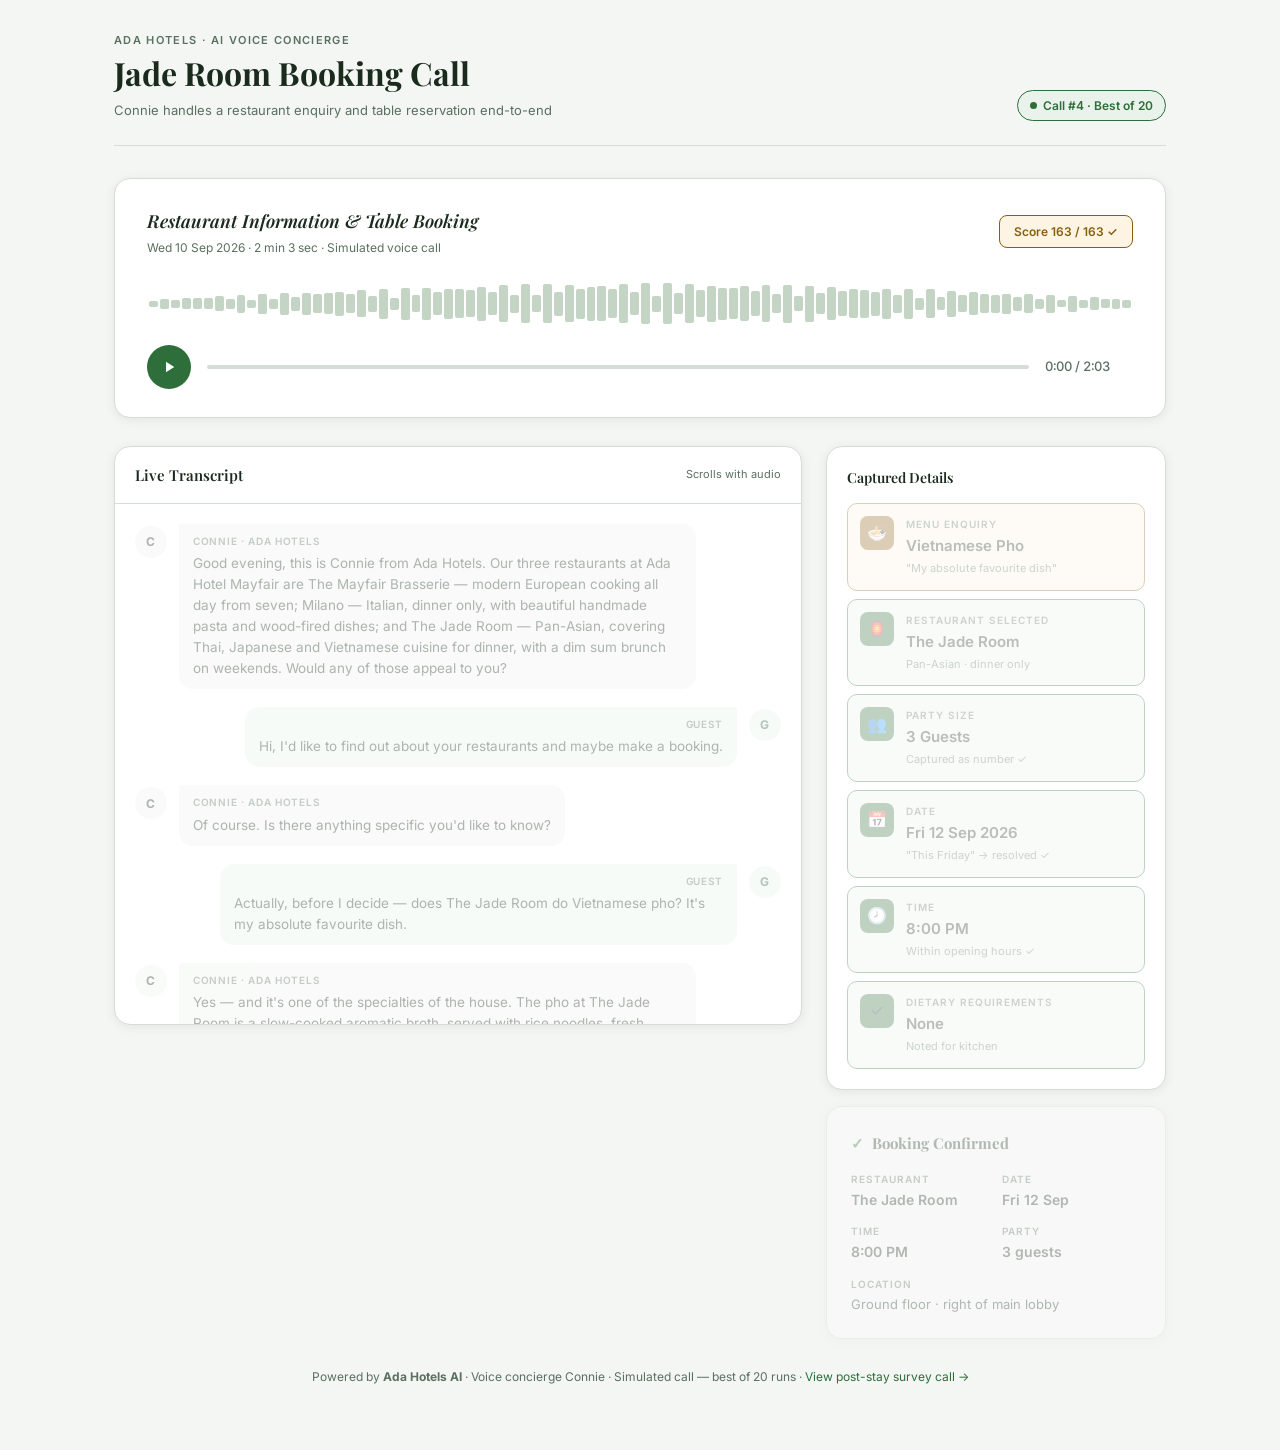
<file: booking-call.html>
<!doctype html>
<html lang="en">
<head>
<meta charset="UTF-8">
<meta name="viewport" content="width=device-width, initial-scale=1.0">
<title>Jade Room Booking Call</title>
<link rel="preconnect" href="https://fonts.googleapis.com">
<link rel="stylesheet" href="https://fonts.googleapis.com/css2?family=Playfair+Display:ital,wght@0,400;0,600;0,700;1,400&family=Inter:wght@300;400;500;600&display=swap">
<style>
/* ── Tokens ── */
:root {
  --bg:        #F4F6F4;
  --surface:   #FFFFFF;
  --card:      #EEF2EE;
  --border:    #D5DDD6;
  --ink:       #1A2A1C;
  --muted:     #5A7060;
  --accent:    #2D6E3A;
  --accent-lt: #EAF3EB;
  --gold:      #8A5E10;
  --gold-lt:   #FDF4E3;
  --ada:       #1A2A1C;
  --ada-lt:    #EEF2EE;
  --guest:     #2D5A3A;
  --guest-lt:  #E8F4EC;
  --waveform:  #C4D5C6;
  --progress:  #2D6E3A;
  --shadow:    0 2px 12px rgba(0,0,0,.07);
  --shadow-lg: 0 8px 32px rgba(0,0,0,.10);
}
@media (prefers-color-scheme: dark) {
  :root:not([data-theme="light"]) {
    --bg:        #0B1510;
    --surface:   #121E15;
    --card:      #182418;
    --border:    #253525;
    --ink:       #DDE8DF;
    --muted:     #7A9E80;
    --accent:    #6DBF75;
    --accent-lt: #162219;
    --gold:      #C9A84C;
    --gold-lt:   #1C1A0E;
    --ada:       #DDE8DF;
    --ada-lt:    #162219;
    --guest:     #A8D4AF;
    --guest-lt:  #0E1C11;
    --waveform:  #2A3D2C;
    --progress:  #6DBF75;
    --shadow:    0 2px 12px rgba(0,0,0,.4);
    --shadow-lg: 0 8px 32px rgba(0,0,0,.5);
  }
}
:root[data-theme="dark"] {
  --bg:        #0B1510;
  --surface:   #121E15;
  --card:      #182418;
  --border:    #253525;
  --ink:       #DDE8DF;
  --muted:     #7A9E80;
  --accent:    #6DBF75;
  --accent-lt: #162219;
  --gold:      #C9A84C;
  --gold-lt:   #1C1A0E;
  --ada:       #DDE8DF;
  --ada-lt:    #162219;
  --guest:     #A8D4AF;
  --guest-lt:  #0E1C11;
  --waveform:  #2A3D2C;
  --progress:  #6DBF75;
  --shadow:    0 2px 12px rgba(0,0,0,.4);
  --shadow-lg: 0 8px 32px rgba(0,0,0,.5);
}

/* ── Reset ── */
*, *::before, *::after { box-sizing: border-box; margin: 0; padding: 0; }
body {
  background: var(--bg);
  color: var(--ink);
  font-family: 'Inter', system-ui, sans-serif;
  font-size: 14px;
  line-height: 1.6;
  min-height: 100vh;
}

/* ── Layout ── */
.page { max-width: 1100px; margin: 0 auto; padding: 32px 24px 64px; }

/* ── Header ── */
.header {
  display: flex;
  align-items: flex-end;
  justify-content: space-between;
  margin-bottom: 32px;
  padding-bottom: 24px;
  border-bottom: 1px solid var(--border);
  gap: 16px;
  flex-wrap: wrap;
}
.header-left { display: flex; flex-direction: column; gap: 4px; }
.eyebrow {
  font-family: 'Inter', sans-serif;
  font-size: 11px;
  font-weight: 600;
  letter-spacing: .12em;
  text-transform: uppercase;
  color: var(--muted);
}
.page-title {
  font-family: 'Playfair Display', Georgia, serif;
  font-size: clamp(22px, 3vw, 32px);
  font-weight: 700;
  color: var(--ink);
  text-wrap: balance;
  line-height: 1.2;
}
.page-subtitle {
  font-size: 13px;
  color: var(--muted);
  margin-top: 4px;
}
.badge {
  display: inline-flex;
  align-items: center;
  gap: 6px;
  background: var(--accent-lt);
  color: var(--accent);
  border: 1px solid var(--accent);
  border-radius: 20px;
  padding: 5px 12px;
  font-size: 12px;
  font-weight: 600;
  white-space: nowrap;
}
.badge::before {
  content: '';
  width: 7px; height: 7px;
  border-radius: 50%;
  background: var(--accent);
  animation: pulse 2s infinite;
}
@keyframes pulse {
  0%, 100% { opacity: 1; transform: scale(1); }
  50%       { opacity: .5; transform: scale(.85); }
}

/* ── Player card ── */
.player-card {
  background: var(--surface);
  border: 1px solid var(--border);
  border-radius: 16px;
  padding: 28px 32px;
  margin-bottom: 28px;
  box-shadow: var(--shadow);
}
.player-meta {
  display: flex;
  justify-content: space-between;
  align-items: center;
  margin-bottom: 20px;
  flex-wrap: wrap;
  gap: 10px;
}
.player-meta-left { display: flex; flex-direction: column; gap: 2px; }
.call-label {
  font-family: 'Playfair Display', serif;
  font-size: 18px;
  font-weight: 600;
  font-style: italic;
  color: var(--ink);
}
.call-detail { font-size: 12px; color: var(--muted); }
.score-badge {
  background: var(--gold-lt);
  color: var(--gold);
  border: 1px solid currentColor;
  border-radius: 8px;
  padding: 6px 14px;
  font-size: 12px;
  font-weight: 600;
}

/* Waveform + scrub */
.waveform-wrap {
  position: relative;
  height: 54px;
  cursor: pointer;
  margin-bottom: 14px;
  border-radius: 6px;
  overflow: hidden;
}
.waveform-bars {
  display: flex;
  align-items: center;
  gap: 2px;
  height: 100%;
  padding: 0 2px;
}
.bar {
  flex: 1;
  border-radius: 2px;
  background: var(--waveform);
  transition: background .15s;
  min-width: 2px;
}
.bar.played { background: var(--progress); }
.scrub-overlay {
  position: absolute;
  inset: 0;
}

/* Controls */
.controls {
  display: flex;
  align-items: center;
  gap: 16px;
}
.play-btn {
  width: 44px; height: 44px;
  border-radius: 50%;
  background: var(--accent);
  border: none;
  cursor: pointer;
  display: flex;
  align-items: center;
  justify-content: center;
  flex-shrink: 0;
  transition: transform .15s, opacity .15s;
}
.play-btn:hover { transform: scale(1.07); opacity: .9; }
.play-btn svg { fill: white; width: 18px; height: 18px; }
.play-btn .pause-icon { display: none; }
.play-btn.playing .play-icon  { display: none; }
.play-btn.playing .pause-icon { display: block; }

.time-display {
  font-variant-numeric: tabular-nums;
  font-size: 13px;
  font-weight: 500;
  color: var(--muted);
  white-space: nowrap;
  min-width: 88px;
}

.progress-bar-wrap {
  flex: 1;
  height: 4px;
  background: var(--border);
  border-radius: 2px;
  cursor: pointer;
  position: relative;
}
.progress-fill {
  height: 100%;
  background: var(--progress);
  border-radius: 2px;
  width: 0%;
  transition: width .3s linear;
  pointer-events: none;
}
.progress-bar-wrap:hover .progress-fill { opacity: .85; }

/* ── Main two-column ── */
.main-cols {
  display: grid;
  grid-template-columns: 1fr 340px;
  gap: 24px;
  align-items: start;
}
@media (max-width: 760px) {
  .main-cols { grid-template-columns: 1fr; }
}

/* ── Transcript ── */
.transcript-card {
  background: var(--surface);
  border: 1px solid var(--border);
  border-radius: 16px;
  overflow: hidden;
  box-shadow: var(--shadow);
}
.transcript-header {
  padding: 16px 20px;
  border-bottom: 1px solid var(--border);
  display: flex;
  align-items: center;
  justify-content: space-between;
}
.transcript-header h2 {
  font-family: 'Playfair Display', serif;
  font-size: 15px;
  font-weight: 600;
}
.transcript-scroll {
  height: 520px;
  overflow-y: auto;
  padding: 20px;
  scroll-behavior: smooth;
}
.transcript-scroll::-webkit-scrollbar { width: 4px; }
.transcript-scroll::-webkit-scrollbar-track { background: transparent; }
.transcript-scroll::-webkit-scrollbar-thumb { background: var(--border); border-radius: 2px; }

.msg {
  display: flex;
  gap: 12px;
  margin-bottom: 18px;
  opacity: .35;
  transition: opacity .4s;
}
.msg.active, .msg.past { opacity: 1; }
.msg.active .bubble { box-shadow: 0 0 0 2px var(--accent); }

.msg.ada { flex-direction: row; }
.msg.guest { flex-direction: row-reverse; }

.avatar {
  width: 32px; height: 32px;
  border-radius: 50%;
  flex-shrink: 0;
  display: flex;
  align-items: center;
  justify-content: center;
  font-size: 12px;
  font-weight: 700;
  letter-spacing: .03em;
  margin-top: 2px;
}
.ada .avatar { background: var(--ada-lt); color: var(--ada); }
.guest .avatar { background: var(--guest-lt); color: var(--guest); }

.bubble {
  max-width: 80%;
  padding: 10px 14px;
  border-radius: 14px;
  font-size: 13.5px;
  line-height: 1.55;
}
.ada .bubble {
  background: var(--ada-lt);
  color: var(--ink);
  border-top-left-radius: 3px;
}
.guest .bubble {
  background: var(--guest-lt);
  color: var(--ink);
  border-top-right-radius: 3px;
}
.speaker-name {
  font-size: 10px;
  font-weight: 600;
  letter-spacing: .07em;
  text-transform: uppercase;
  color: var(--muted);
  margin-bottom: 4px;
}
.msg.ada  .speaker-name { text-align: left; }
.msg.guest .speaker-name { text-align: right; }

/* ── Capture column ── */
.capture-col { display: flex; flex-direction: column; gap: 16px; }

.capture-card {
  background: var(--surface);
  border: 1px solid var(--border);
  border-radius: 16px;
  padding: 20px;
  box-shadow: var(--shadow);
}
.capture-card h3 {
  font-family: 'Playfair Display', serif;
  font-size: 14px;
  font-weight: 600;
  margin-bottom: 14px;
  color: var(--ink);
}

.tile {
  display: flex;
  align-items: flex-start;
  gap: 12px;
  padding: 12px;
  border-radius: 10px;
  border: 1px solid transparent;
  margin-bottom: 8px;
  opacity: .3;
  transition: opacity .5s, border-color .5s, background .5s;
}
.tile:last-child { margin-bottom: 0; }
.tile.lit { opacity: 1; }

.tile.green       { border-color: var(--accent); background: var(--accent-lt); }
.tile.gold        { border-color: var(--gold);   background: var(--gold-lt); }

.tile-icon {
  width: 34px; height: 34px;
  border-radius: 8px;
  flex-shrink: 0;
  display: flex;
  align-items: center;
  justify-content: center;
  font-size: 16px;
}
.green .tile-icon { background: var(--accent); }
.gold  .tile-icon { background: var(--gold); }

.tile-body { flex: 1; min-width: 0; }
.tile-label {
  font-size: 10px;
  font-weight: 600;
  letter-spacing: .1em;
  text-transform: uppercase;
  color: var(--muted);
  margin-bottom: 2px;
}
.tile-value {
  font-size: 15px;
  font-weight: 600;
  color: var(--ink);
  white-space: nowrap;
  overflow: hidden;
  text-overflow: ellipsis;
}
.tile-note {
  font-size: 11px;
  color: var(--muted);
  margin-top: 2px;
}

/* ── Booking summary ── */
.booking-summary {
  background: var(--surface);
  border: 1px solid var(--border);
  border-radius: 16px;
  padding: 24px;
  box-shadow: var(--shadow);
  opacity: .3;
  transition: opacity .5s;
}
.booking-summary.lit { opacity: 1; }
.booking-summary h3 {
  font-family: 'Playfair Display', serif;
  font-size: 15px;
  font-weight: 700;
  margin-bottom: 16px;
  display: flex;
  align-items: center;
  gap: 8px;
}
.booking-grid {
  display: grid;
  grid-template-columns: 1fr 1fr;
  gap: 12px;
}
.booking-item { display: flex; flex-direction: column; gap: 2px; }
.booking-item .lbl {
  font-size: 10px;
  font-weight: 600;
  letter-spacing: .1em;
  text-transform: uppercase;
  color: var(--muted);
}
.booking-item .val {
  font-size: 14px;
  font-weight: 600;
  color: var(--ink);
}

/* ── Footer note ── */
.footer-note {
  margin-top: 28px;
  text-align: center;
  font-size: 12px;
  color: var(--muted);
}
.footer-note a { color: var(--accent); text-decoration: none; }
</style>
</head>
<body>
<div class="page">

  <!-- Header -->
  <header class="header">
    <div class="header-left">
      <span class="eyebrow">Ada Hotels · AI Voice Concierge</span>
      <h1 class="page-title">Jade Room Booking Call</h1>
      <p class="page-subtitle">Connie handles a restaurant enquiry and table reservation end-to-end</p>
    </div>
    <span class="badge">Call #4 · Best of 20</span>
  </header>

  <!-- Player -->
  <div class="player-card">
    <div class="player-meta">
      <div class="player-meta-left">
        <span class="call-label">Restaurant Information &amp; Table Booking</span>
        <span class="call-detail">Wed 10 Sep 2026 · 2 min 3 sec · Simulated voice call</span>
      </div>
      <span class="score-badge">Score 163 / 163 ✓</span>
    </div>

    <!-- Waveform -->
    <div class="waveform-wrap" id="waveformWrap">
      <div class="waveform-bars" id="waveformBars"></div>
      <div class="scrub-overlay" id="scrubOverlay"></div>
    </div>

    <!-- Controls -->
    <div class="controls">
      <button class="play-btn" id="playBtn" aria-label="Play">
        <svg class="play-icon" viewBox="0 0 24 24"><path d="M8 5v14l11-7z"/></svg>
        <svg class="pause-icon" viewBox="0 0 24 24"><path d="M6 19h4V5H6v14zm8-14v14h4V5h-4z"/></svg>
      </button>
      <div class="progress-bar-wrap" id="progressWrap">
        <div class="progress-fill" id="progressFill"></div>
      </div>
      <span class="time-display" id="timeDisplay">0:00 / 2:03</span>
    </div>

    <audio id="callAudio" src="booking-call.wav" preload="metadata"></audio>
  </div>

  <!-- Two-column -->
  <div class="main-cols">

    <!-- Transcript -->
    <div class="transcript-card">
      <div class="transcript-header">
        <h2>Live Transcript</h2>
        <span style="font-size:11px;color:var(--muted)">Scrolls with audio</span>
      </div>
      <div class="transcript-scroll" id="transcriptScroll">

        <div class="msg ada" data-time="0.5" id="msg0">
          <div class="avatar">C</div>
          <div class="bubble">
            <div class="speaker-name">Connie · Ada Hotels</div>
            Good evening, this is Connie from Ada Hotels. Our three restaurants at Ada Hotel Mayfair are The Mayfair Brasserie — modern European cooking all day from seven; Milano — Italian, dinner only, with beautiful handmade pasta and wood-fired dishes; and The Jade Room — Pan-Asian, covering Thai, Japanese and Vietnamese cuisine for dinner, with a dim sum brunch on weekends. Would any of those appeal to you?
          </div>
        </div>

        <div class="msg guest" data-time="26.0" id="msg1">
          <div class="avatar">G</div>
          <div class="bubble">
            <div class="speaker-name">Guest</div>
            Hi, I'd like to find out about your restaurants and maybe make a booking.
          </div>
        </div>

        <div class="msg ada" data-time="33.5" id="msg2">
          <div class="avatar">C</div>
          <div class="bubble">
            <div class="speaker-name">Connie · Ada Hotels</div>
            Of course. Is there anything specific you'd like to know?
          </div>
        </div>

        <div class="msg guest" data-time="38.5" id="msg3">
          <div class="avatar">G</div>
          <div class="bubble">
            <div class="speaker-name">Guest</div>
            Actually, before I decide — does The Jade Room do Vietnamese pho? It's my absolute favourite dish.
          </div>
        </div>

        <div class="msg ada" data-time="46.0" id="msg4">
          <div class="avatar">C</div>
          <div class="bubble">
            <div class="speaker-name">Connie · Ada Hotels</div>
            Yes — and it's one of the specialties of the house. The pho at The Jade Room is a slow-cooked aromatic broth, served with rice noodles, fresh herbs, and your choice of beef, chicken, or tofu. Guests adore it — it's among the most requested dishes on the menu.
          </div>
        </div>

        <div class="msg guest" data-time="62.0" id="msg5">
          <div class="avatar">G</div>
          <div class="bubble">
            <div class="speaker-name">Guest</div>
            Oh wonderful, that sounds amazing. Yes, I'd like to book The Jade Room please.
          </div>
        </div>

        <div class="msg ada" data-time="69.5" id="msg6">
          <div class="avatar">C</div>
          <div class="bubble">
            <div class="speaker-name">Connie · Ada Hotels</div>
            Perfect choice. How many will be dining?
          </div>
        </div>

        <div class="msg guest" data-time="73.5" id="msg7">
          <div class="avatar">G</div>
          <div class="bubble">
            <div class="speaker-name">Guest</div>
            Three people.
          </div>
        </div>

        <div class="msg ada" data-time="75.5" id="msg8">
          <div class="avatar">C</div>
          <div class="bubble">
            <div class="speaker-name">Connie · Ada Hotels</div>
            Three guests. And what date did you have in mind?
          </div>
        </div>

        <div class="msg guest" data-time="79.5" id="msg9">
          <div class="avatar">G</div>
          <div class="bubble">
            <div class="speaker-name">Guest</div>
            This Friday.
          </div>
        </div>

        <div class="msg ada" data-time="81.5" id="msg10">
          <div class="avatar">C</div>
          <div class="bubble">
            <div class="speaker-name">Connie · Ada Hotels</div>
            Friday the twelfth of September. What time would you prefer?
          </div>
        </div>

        <div class="msg guest" data-time="86.0" id="msg11">
          <div class="avatar">G</div>
          <div class="bubble">
            <div class="speaker-name">Guest</div>
            Eight o'clock in the evening.
          </div>
        </div>

        <div class="msg ada" data-time="89.0" id="msg12">
          <div class="avatar">C</div>
          <div class="bubble">
            <div class="speaker-name">Connie · Ada Hotels</div>
            Just to confirm — a table for three at The Jade Room on Friday the twelfth of September at eight o'clock. Does that sound right?
          </div>
        </div>

        <div class="msg guest" data-time="98.5" id="msg13">
          <div class="avatar">G</div>
          <div class="bubble">
            <div class="speaker-name">Guest</div>
            Yes, that's all correct.
          </div>
        </div>

        <div class="msg ada" data-time="101.5" id="msg14">
          <div class="avatar">C</div>
          <div class="bubble">
            <div class="speaker-name">Connie · Ada Hotels</div>
            Lovely. Any dietary requirements for the reservation?
          </div>
        </div>

        <div class="msg guest" data-time="105.5" id="msg15">
          <div class="avatar">G</div>
          <div class="bubble">
            <div class="speaker-name">Guest</div>
            No dietary requirements, thank you.
          </div>
        </div>

        <div class="msg ada" data-time="109.0" id="msg16">
          <div class="avatar">C</div>
          <div class="bubble">
            <div class="speaker-name">Connie · Ada Hotels</div>
            All confirmed. The Jade Room is on the ground floor, to the right of the main lobby. We look forward to welcoming you this Friday — the pho is sure to be a highlight!
          </div>
        </div>

      </div><!-- /transcript-scroll -->
    </div><!-- /transcript-card -->

    <!-- Capture column -->
    <div class="capture-col">

      <div class="capture-card">
        <h3>Captured Details</h3>

        <div class="tile gold" id="tile-pho" data-time="46.0">
          <div class="tile-icon">🍜</div>
          <div class="tile-body">
            <div class="tile-label">Menu Enquiry</div>
            <div class="tile-value">Vietnamese Pho</div>
            <div class="tile-note">"My absolute favourite dish"</div>
          </div>
        </div>

        <div class="tile green" id="tile-restaurant" data-time="62.0">
          <div class="tile-icon">🏮</div>
          <div class="tile-body">
            <div class="tile-label">Restaurant Selected</div>
            <div class="tile-value">The Jade Room</div>
            <div class="tile-note">Pan-Asian · dinner only</div>
          </div>
        </div>

        <div class="tile green" id="tile-party" data-time="73.5">
          <div class="tile-icon">👥</div>
          <div class="tile-body">
            <div class="tile-label">Party Size</div>
            <div class="tile-value">3 Guests</div>
            <div class="tile-note">Captured as number ✓</div>
          </div>
        </div>

        <div class="tile green" id="tile-date" data-time="81.5">
          <div class="tile-icon">📅</div>
          <div class="tile-body">
            <div class="tile-label">Date</div>
            <div class="tile-value">Fri 12 Sep 2026</div>
            <div class="tile-note">"This Friday" → resolved ✓</div>
          </div>
        </div>

        <div class="tile green" id="tile-time" data-time="86.0">
          <div class="tile-icon">🕗</div>
          <div class="tile-body">
            <div class="tile-label">Time</div>
            <div class="tile-value">8:00 PM</div>
            <div class="tile-note">Within opening hours ✓</div>
          </div>
        </div>

        <div class="tile green" id="tile-dietary" data-time="105.5">
          <div class="tile-icon">✓</div>
          <div class="tile-body">
            <div class="tile-label">Dietary Requirements</div>
            <div class="tile-value">None</div>
            <div class="tile-note">Noted for kitchen</div>
          </div>
        </div>

      </div><!-- /capture-card -->

      <!-- Booking summary -->
      <div class="booking-summary" id="bookingSummary" data-time="109.0">
        <h3>
          <span style="color:var(--accent)">✓</span>
          Booking Confirmed
        </h3>
        <div class="booking-grid">
          <div class="booking-item">
            <span class="lbl">Restaurant</span>
            <span class="val">The Jade Room</span>
          </div>
          <div class="booking-item">
            <span class="lbl">Date</span>
            <span class="val">Fri 12 Sep</span>
          </div>
          <div class="booking-item">
            <span class="lbl">Time</span>
            <span class="val">8:00 PM</span>
          </div>
          <div class="booking-item">
            <span class="lbl">Party</span>
            <span class="val">3 guests</span>
          </div>
          <div class="booking-item" style="grid-column:1/-1">
            <span class="lbl">Location</span>
            <span class="val" style="font-size:13px;font-weight:400">Ground floor · right of main lobby</span>
          </div>
        </div>
      </div>

    </div><!-- /capture-col -->
  </div><!-- /main-cols -->

  <p class="footer-note">
    Powered by <strong>Ada Hotels AI</strong> · Voice concierge Connie ·
    Simulated call — best of 20 runs ·
    <a href="post-stay.html">View post-stay survey call →</a>
  </p>

</div><!-- /page -->

<script>
const audio    = document.getElementById('callAudio');
const playBtn  = document.getElementById('playBtn');
const progFill = document.getElementById('progressFill');
const progWrap = document.getElementById('progressWrap');
const timeDisp = document.getElementById('timeDisplay');
const txScroll = document.getElementById('transcriptScroll');
const DURATION = 123.1;

// ── Waveform ──────────────────────────────────────────
const BAR_COUNT = 90;
const bars = document.getElementById('waveformBars');
const barEls = [];
// Pseudo-random heights based on a speech-like envelope
const heights = Array.from({length: BAR_COUNT}, (_, i) => {
  const x = i / BAR_COUNT;
  const envelope = Math.sin(x * Math.PI) * 0.7 + 0.2;
  return (Math.abs(Math.sin(i * 1.7 + 0.3)) * 0.6 + 0.35) * envelope;
});
heights.forEach((h, i) => {
  const el = document.createElement('div');
  el.className = 'bar';
  el.style.height = Math.max(6, Math.round(h * 48)) + 'px';
  bars.appendChild(el);
  barEls.push(el);
});

function updateWaveform(frac) {
  const played = Math.floor(frac * BAR_COUNT);
  barEls.forEach((b, i) => b.classList.toggle('played', i < played));
}

// ── Scrub ──────────────────────────────────────────
function seekTo(e) {
  const rect = progWrap.getBoundingClientRect();
  const frac = Math.max(0, Math.min(1, (e.clientX - rect.left) / rect.width));
  audio.currentTime = frac * DURATION;
}
progWrap.addEventListener('click', seekTo);
document.getElementById('scrubOverlay').addEventListener('click', e => {
  const rect = document.getElementById('waveformBars').getBoundingClientRect();
  const frac = Math.max(0, Math.min(1, (e.clientX - rect.left) / rect.width));
  audio.currentTime = frac * DURATION;
});

// ── Play / Pause ──────────────────────────────────
playBtn.addEventListener('click', () => {
  if (audio.paused) { audio.play(); playBtn.classList.add('playing'); }
  else              { audio.pause(); playBtn.classList.remove('playing'); }
});
audio.addEventListener('ended', () => playBtn.classList.remove('playing'));

function fmt(s) {
  const m = Math.floor(s / 60), ss = Math.floor(s % 60);
  return `${m}:${String(ss).padStart(2,'0')}`;
}

// ── Transcript & tiles ────────────────────────────
const msgEls    = Array.from(document.querySelectorAll('.msg'));
const tileTimes = Array.from(document.querySelectorAll('[data-time]'))
                       .filter(el => el.id !== '' && !el.classList.contains('msg'));
const summaryEl = document.getElementById('bookingSummary');

let lastMsgIdx = -1;

audio.addEventListener('timeupdate', () => {
  const t    = audio.currentTime;
  const frac = t / DURATION;

  progFill.style.width = (frac * 100) + '%';
  updateWaveform(frac);
  timeDisp.textContent = fmt(t) + ' / ' + fmt(DURATION);

  // Activate transcript messages
  let activeIdx = -1;
  msgEls.forEach((el, i) => {
    const mt = parseFloat(el.dataset.time);
    if (t >= mt) { el.classList.add('past'); activeIdx = i; }
    else           el.classList.remove('past');
    el.classList.remove('active');
  });
  if (activeIdx >= 0) {
    msgEls[activeIdx].classList.add('active');
    if (activeIdx !== lastMsgIdx) {
      lastMsgIdx = activeIdx;
      // Scroll transcript
      const el   = msgEls[activeIdx];
      const elR  = el.getBoundingClientRect();
      const conR = txScroll.getBoundingClientRect();
      txScroll.scrollTop += elR.top - conR.top - 80;
    }
  }

  // Light up tiles
  tileTimes.forEach(el => {
    const tt = parseFloat(el.dataset.time);
    el.classList.toggle('lit', t >= tt);
  });

  // Booking summary
  summaryEl.classList.toggle('lit', t >= 109.0);
});

// Preload waveform state on seek
audio.addEventListener('seeked', () => {
  updateWaveform(audio.currentTime / DURATION);
});
</script>
</body>
</html>
</file>
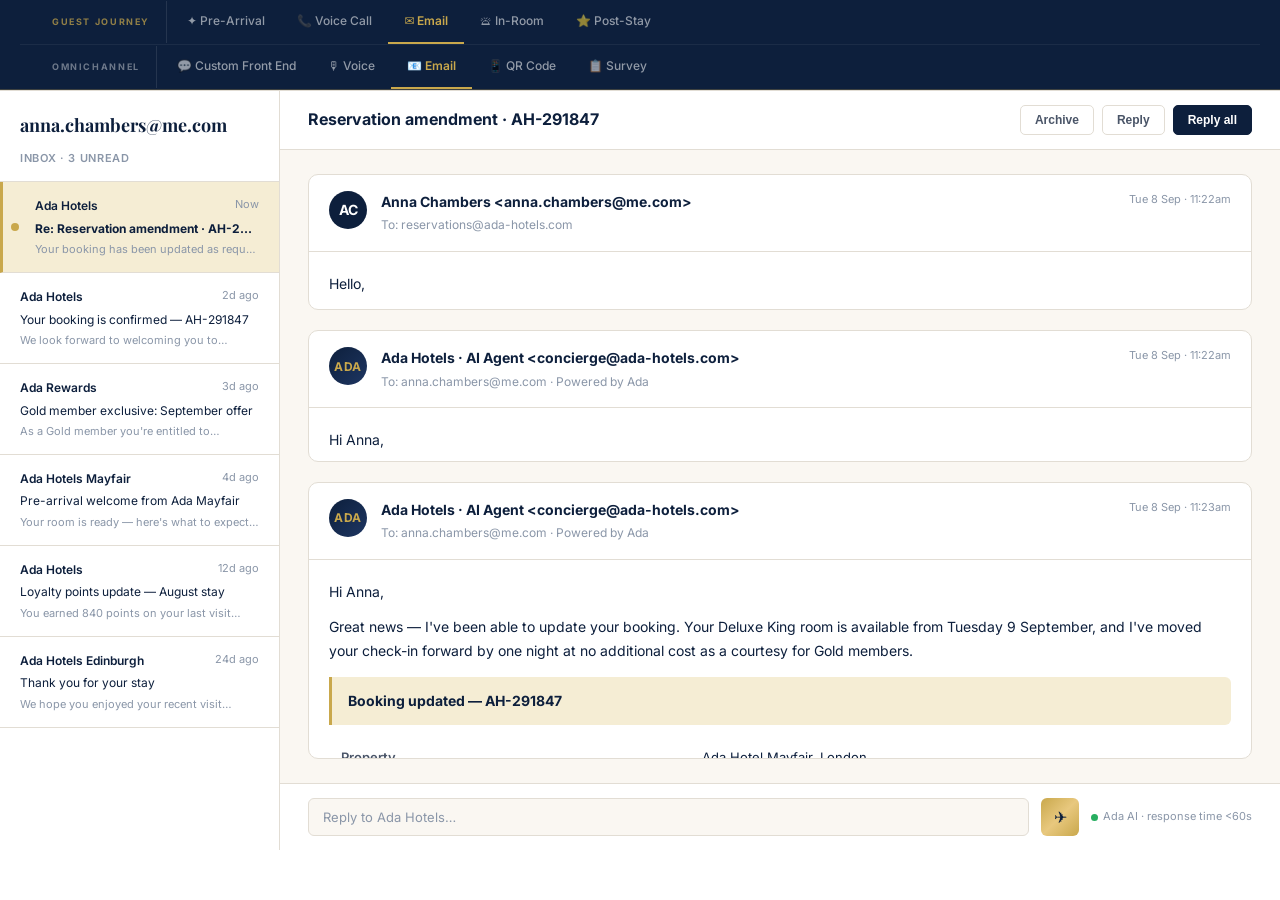
<file: email.html>
<!DOCTYPE html>
<html lang="en-GB">
<head>
<meta charset="UTF-8">
<meta name="viewport" content="width=device-width, initial-scale=1.0">
<title>Ada Hotels — Email</title>
<link rel="stylesheet" href="ada-hotels.css">
<style>

/* ── Demo nav ─────────────────────────────────────────────── */
.demo-nav-bar {
  background: #0D1F3C; border-bottom: 1px solid rgba(201,168,76,0.25);
  position: sticky; top: 0; z-index: 200;
}
.demo-nav-row {
  display: flex; align-items: center; gap: 0; max-width: 1240px;
  margin: 0 auto; padding: 0 32px; overflow-x: auto; scrollbar-width: none;
}
.demo-nav-row::-webkit-scrollbar { display: none; }
.demo-nav-label {
  font-size: 9px; font-weight: 700; letter-spacing: 0.18em; text-transform: uppercase;
  color: rgba(201,168,76,0.7); padding: 0 16px 0 0; white-space: nowrap;
  flex-shrink: 0; border-right: 1px solid rgba(255,255,255,0.1);
  margin-right: 4px; line-height: 42px;
}
.demo-nav-row-2 .demo-nav-label { color: rgba(255,255,255,0.4); }
.demo-nav-tab {
  display: flex; align-items: center; gap: 6px; padding: 0 16px;
  font-size: 12px; font-weight: 500; color: rgba(255,255,255,0.55);
  text-decoration: none; white-space: nowrap; line-height: 42px;
  border-bottom: 2px solid transparent; transition: color 150ms, border-color 150ms;
}
.demo-nav-tab:hover { color: rgba(255,255,255,0.85); }
.demo-nav-tab.active { color: #C9A84C; border-bottom-color: #C9A84C; font-weight: 600; }
.demo-nav-row-2 { border-top: 1px solid rgba(255,255,255,0.06); }

/* ── Email client layout ──────────────────────────────────── */
.email-client {
  display: grid;
  grid-template-columns: 280px 1fr;
  height: calc(100vh - 140px);
  min-height: 640px;
  border-top: 1px solid var(--ah-border);
}

/* Left rail */
.email-rail {
  background: var(--ah-white);
  border-right: 1px solid var(--ah-border);
  display: flex;
  flex-direction: column;
  overflow: hidden;
}
.email-rail-head {
  padding: 20px 20px 12px;
  border-bottom: 1px solid var(--ah-border);
}
.email-rail-head h3 {
  font-family: 'Playfair Display', serif;
  font-size: 18px;
  font-weight: 700;
  color: var(--ah-navy);
  margin-bottom: 4px;
}
.email-rail-head span {
  font-size: 11px;
  color: var(--ah-text-3);
  letter-spacing: 0.06em;
  text-transform: uppercase;
  font-weight: 600;
}
.email-rail-inner {
  overflow-y: auto;
  flex: 1;
}
.email-thread-item {
  padding: 14px 20px;
  border-bottom: 1px solid var(--ah-border);
  cursor: pointer;
  transition: background 120ms;
  position: relative;
}
.email-thread-item:hover { background: var(--ah-cream); }
.email-thread-item.active { background: var(--ah-gold-pale); border-left: 3px solid var(--ah-gold); }
.email-thread-item.unread .eti-subject { font-weight: 700; }
.eti-from { font-size: 12px; font-weight: 600; color: var(--ah-navy); margin-bottom: 3px; }
.eti-subject { font-size: 12px; color: var(--ah-text); margin-bottom: 3px; white-space: nowrap; overflow: hidden; text-overflow: ellipsis; }
.eti-preview { font-size: 11px; color: var(--ah-text-3); white-space: nowrap; overflow: hidden; text-overflow: ellipsis; }
.eti-time { font-size: 11px; color: var(--ah-text-3); position: absolute; top: 14px; right: 20px; }
.eti-dot {
  width: 8px; height: 8px;
  border-radius: 50%;
  background: var(--ah-gold);
  position: absolute;
  left: 8px; top: 50%;
  transform: translateY(-50%);
}

/* Main pane */
.email-main {
  background: var(--ah-cream);
  display: flex;
  flex-direction: column;
  overflow: hidden;
}
.email-main-toolbar {
  background: var(--ah-white);
  border-bottom: 1px solid var(--ah-border);
  padding: 14px 28px;
  display: flex;
  align-items: center;
  justify-content: space-between;
  gap: 16px;
  flex-shrink: 0;
}
.email-main-toolbar h2 {
  font-size: 16px;
  font-weight: 700;
  color: var(--ah-navy);
  flex: 1;
  white-space: nowrap;
  overflow: hidden;
  text-overflow: ellipsis;
}
.email-toolbar-btns { display: flex; gap: 8px; }
.email-tb-btn {
  padding: 7px 14px;
  border-radius: 5px;
  border: 1px solid var(--ah-border);
  background: var(--ah-white);
  font-size: 12px;
  font-weight: 600;
  color: var(--ah-text-2);
  cursor: pointer;
  white-space: nowrap;
}
.email-tb-btn:hover { background: var(--ah-cream); }
.email-tb-btn.primary {
  background: var(--ah-navy);
  color: var(--ah-white);
  border-color: var(--ah-navy);
}

.email-thread {
  flex: 1;
  overflow-y: auto;
  padding: 24px 28px;
  display: flex;
  flex-direction: column;
  gap: 20px;
}

/* Email messages */
.email-msg {
  background: var(--ah-white);
  border: 1px solid var(--ah-border);
  border-radius: 10px;
  overflow: hidden;
  transition: box-shadow 150ms;
  animation: slide-in 0.4s ease both;
}
.email-msg:hover { box-shadow: 0 4px 16px rgba(13,31,60,0.08); }
@keyframes slide-in { from { opacity:0; transform:translateY(10px); } to { opacity:1; transform:none; } }

.email-msg-head {
  padding: 16px 20px;
  border-bottom: 1px solid var(--ah-border);
  display: flex;
  align-items: flex-start;
  gap: 14px;
}
.email-msg-avatar {
  width: 38px; height: 38px;
  border-radius: 50%;
  display: flex; align-items: center; justify-content: center;
  font-weight: 700; font-size: 14px;
  flex-shrink: 0;
}
.email-msg-avatar.guest {
  background: var(--ah-navy);
  color: var(--ah-white);
}
.email-msg-avatar.hotel {
  background: var(--ah-gold-grad);
  color: var(--ah-navy);
}
.email-msg-avatar.ada {
  background: linear-gradient(135deg, #0D1F3C 0%, #1E3662 100%);
  color: var(--ah-gold);
  font-size: 12px;
  letter-spacing: 0.05em;
}
.email-msg-meta { flex: 1; min-width: 0; }
.email-msg-from { font-size: 14px; font-weight: 700; color: var(--ah-navy); margin-bottom: 2px; }
.email-msg-to { font-size: 12px; color: var(--ah-text-3); }
.email-msg-time { font-size: 11px; color: var(--ah-text-3); white-space: nowrap; flex-shrink: 0; }

.email-msg-body {
  padding: 20px;
  font-size: 14px;
  color: var(--ah-text);
  line-height: 1.7;
}
.email-msg-body p { margin-bottom: 12px; }
.email-msg-body p:last-child { margin-bottom: 0; }
.email-msg-body strong { color: var(--ah-navy); }
.email-msg-body .highlight {
  background: var(--ah-gold-pale);
  border-left: 3px solid var(--ah-gold);
  padding: 12px 16px;
  border-radius: 0 6px 6px 0;
  margin: 14px 0;
}
.email-confirm-table {
  width: 100%;
  border-collapse: collapse;
  font-size: 13px;
  margin: 12px 0;
}
.email-confirm-table td {
  padding: 7px 12px;
  border-bottom: 1px solid var(--ah-border);
}
.email-confirm-table td:first-child {
  font-weight: 600;
  color: var(--ah-text-2);
  width: 40%;
}

/* Compose bar */
.compose-bar {
  background: var(--ah-white);
  border-top: 1px solid var(--ah-border);
  padding: 14px 28px;
  display: flex;
  align-items: center;
  gap: 12px;
  flex-shrink: 0;
}
.compose-input {
  flex: 1;
  height: 38px;
  border: 1px solid var(--ah-border);
  border-radius: 6px;
  padding: 0 14px;
  font-family: inherit;
  font-size: 13px;
  color: var(--ah-text);
  background: var(--ah-cream);
  outline: none;
}
.compose-input::placeholder { color: var(--ah-text-3); }
.compose-send {
  width: 38px; height: 38px;
  border-radius: 6px;
  background: var(--ah-gold-grad);
  display: flex; align-items: center; justify-content: center;
  border: none; cursor: pointer;
  flex-shrink: 0;
  font-size: 16px;
  color: var(--ah-navy);
}

.ada-powered {
  font-size: 11px;
  color: var(--ah-text-3);
  white-space: nowrap;
  display: flex;
  align-items: center;
  gap: 5px;
}
.ada-dot {
  width: 7px; height: 7px;
  border-radius: 50%;
  background: var(--ah-green);
  animation: blink 1.4s ease-in-out infinite;
}
@keyframes blink { 0%,100%{opacity:1} 50%{opacity:0.3} }

@media (max-width: 780px) {
  .email-client { grid-template-columns: 1fr; }
  .email-rail { height: 220px; }
}
</style>
</head>
<body>

<script>
const HOTEL_CONFIG = {
  botHandle:    "ada-hotels-ai-agent-demo",
  hotelName:    "Ada Hotels",
  guestName:    "Anna",
  guestFull:    "Anna Chambers",
  bookingRef:   "AH-291847",
  property:     "Ada Hotel Mayfair, London",
  primaryColor: "#0D1F3C",
  accentColor:  "#C9A84C",
};
</script>

<!-- Header -->
<header class="site-header">
  <a class="brand" href="index.html">
    <div class="brand-mark">
      <svg width="28" height="28" viewBox="0 0 28 28" fill="none">
        <text x="14" y="21" font-family="Playfair Display, serif" font-size="20" font-weight="700" fill="#0D1F3C" text-anchor="middle">AH</text>
      </svg>
    </div>
    <div class="brand-name-wrap">
      <span class="brand-title">Ada Hotels</span>
      <span class="brand-tag">Exceptional stays worldwide</span>
    </div>
  </a>
  <nav class="site-nav">
    <a href="index.html">Hotels</a>
    <a href="inroom.html">In-Room</a>
    <a href="index.html">Dining</a>
    <a href="index.html">Offers</a>
  </nav>
  <div class="header-actions">
    <div class="user-pill">
      <span class="user-avatar">
        <svg width="16" height="16" viewBox="0 0 24 24" fill="none">
          <circle cx="12" cy="8" r="4" fill="#0D1F3C"/>
          <path d="M4 20c0-4 3.6-7 8-7s8 3 8 7" stroke="#0D1F3C" stroke-width="2" stroke-linecap="round"/>
        </svg>
      </span>
      <span class="user-name">Anna C.</span>
    </div>
  </div>
</header>

<!-- Demo nav -->
<div class="demo-nav-bar">
  <div class="demo-nav-row">
    <span class="demo-nav-label">Guest Journey</span>
    <a class="demo-nav-tab" href="pre-arrival.html">✦ Pre-Arrival</a>
    <a class="demo-nav-tab" href="voice.html">📞 Voice Call</a>
    <a class="demo-nav-tab active" href="email.html">✉️ Email</a>
    <a class="demo-nav-tab" href="inroom.html">🛎 In-Room</a>
    <a class="demo-nav-tab" href="post-stay.html">⭐ Post-Stay</a>
  </div>
  <div class="demo-nav-row demo-nav-row-2">
    <span class="demo-nav-label">Omnichannel</span>
    <a class="demo-nav-tab" href="pre-arrival.html">💬 Custom Front End</a>
    <a class="demo-nav-tab" href="voice.html">🎙 Voice</a>
    <a class="demo-nav-tab active" href="email.html">📧 Email</a>
    <a class="demo-nav-tab" href="inroom.html">📱 QR Code</a>
    <a class="demo-nav-tab" href="post-stay.html">📋 Survey</a>
  </div>
</div>

<!-- Email client -->
<div class="email-client">

  <!-- Left rail -->
  <div class="email-rail">
    <div class="email-rail-head">
      <h3>anna.chambers@me.com</h3>
      <span>Inbox · 3 unread</span>
    </div>
    <div class="email-rail-inner">

      <div class="email-thread-item active unread" onclick="setActive(this)">
        <div class="eti-dot"></div>
        <div class="eti-from" style="padding-left:12px">Ada Hotels</div>
        <div class="eti-subject" style="padding-left:12px">Re: Reservation amendment · AH-291847</div>
        <div class="eti-preview" style="padding-left:12px">Your booking has been updated as requested…</div>
        <div class="eti-time">Now</div>
      </div>

      <div class="email-thread-item" onclick="setActive(this)">
        <div class="eti-from">Ada Hotels</div>
        <div class="eti-subject">Your booking is confirmed — AH-291847</div>
        <div class="eti-preview">We look forward to welcoming you to…</div>
        <div class="eti-time">2d ago</div>
      </div>

      <div class="email-thread-item" onclick="setActive(this)">
        <div class="eti-from">Ada Rewards</div>
        <div class="eti-subject">Gold member exclusive: September offer</div>
        <div class="eti-preview">As a Gold member you're entitled to…</div>
        <div class="eti-time">3d ago</div>
      </div>

      <div class="email-thread-item" onclick="setActive(this)">
        <div class="eti-from">Ada Hotels Mayfair</div>
        <div class="eti-subject">Pre-arrival welcome from Ada Mayfair</div>
        <div class="eti-preview">Your room is ready — here's what to expect…</div>
        <div class="eti-time">4d ago</div>
      </div>

      <div class="email-thread-item" onclick="setActive(this)">
        <div class="eti-from">Ada Hotels</div>
        <div class="eti-subject">Loyalty points update — August stay</div>
        <div class="eti-preview">You earned 840 points on your last visit…</div>
        <div class="eti-time">12d ago</div>
      </div>

      <div class="email-thread-item" onclick="setActive(this)">
        <div class="eti-from">Ada Hotels Edinburgh</div>
        <div class="eti-subject">Thank you for your stay</div>
        <div class="eti-preview">We hope you enjoyed your recent visit…</div>
        <div class="eti-time">24d ago</div>
      </div>

    </div>
  </div>

  <!-- Main pane -->
  <div class="email-main">

    <!-- Toolbar -->
    <div class="email-main-toolbar">
      <h2>Reservation amendment · AH-291847</h2>
      <div class="email-toolbar-btns">
        <button class="email-tb-btn">Archive</button>
        <button class="email-tb-btn">Reply</button>
        <button class="email-tb-btn primary">Reply all</button>
      </div>
    </div>

    <!-- Thread -->
    <div class="email-thread" id="emailThread">

      <!-- Anna's original email -->
      <div class="email-msg" style="animation-delay:0s">
        <div class="email-msg-head">
          <div class="email-msg-avatar guest">AC</div>
          <div class="email-msg-meta">
            <div class="email-msg-from">Anna Chambers &lt;anna.chambers@me.com&gt;</div>
            <div class="email-msg-to">To: reservations@ada-hotels.com</div>
          </div>
          <div class="email-msg-time">Tue 8 Sep · 11:22am</div>
        </div>
        <div class="email-msg-body">
          <p>Hello,</p>
          <p>I'd like to request an amendment to my upcoming booking. My reference is <strong>AH-291847</strong>.</p>
          <p>I'd like to change my check-in date from <strong>Wednesday 10 September</strong> to <strong>Tuesday 9 September</strong> if you have availability in my room type. I'm arriving from Edinburgh and my train gets in at around 5pm.</p>
          <p>Please let me know if this is possible and whether there would be any difference in cost.</p>
          <p>Kind regards,<br>Anna Chambers</p>
        </div>
      </div>

      <!-- Ada automated acknowledgement -->
      <div class="email-msg" style="animation-delay:0.2s">
        <div class="email-msg-head">
          <div class="email-msg-avatar ada">ADA</div>
          <div class="email-msg-meta">
            <div class="email-msg-from">Ada Hotels · AI Agent &lt;concierge@ada-hotels.com&gt;</div>
            <div class="email-msg-to">To: anna.chambers@me.com · Powered by Ada</div>
          </div>
          <div class="email-msg-time">Tue 8 Sep · 11:22am</div>
        </div>
        <div class="email-msg-body">
          <p>Hi Anna,</p>
          <p>Thank you for your email. I've received your request to amend booking <strong>AH-291847</strong> and I'm checking availability for you now — this will only take a moment.</p>
          <p>You'll receive a full confirmation from me shortly.</p>
          <p>Warm regards,<br>Ada — Your personal concierge<br>Ada Hotels Mayfair</p>
        </div>
      </div>

      <!-- Ada confirmation -->
      <div class="email-msg" style="animation-delay:0.5s">
        <div class="email-msg-head">
          <div class="email-msg-avatar ada">ADA</div>
          <div class="email-msg-meta">
            <div class="email-msg-from">Ada Hotels · AI Agent &lt;concierge@ada-hotels.com&gt;</div>
            <div class="email-msg-to">To: anna.chambers@me.com · Powered by Ada</div>
          </div>
          <div class="email-msg-time">Tue 8 Sep · 11:23am</div>
        </div>
        <div class="email-msg-body">
          <p>Hi Anna,</p>
          <p>Great news — I've been able to update your booking. Your Deluxe King room is available from Tuesday 9 September, and I've moved your check-in forward by one night at no additional cost as a courtesy for Gold members.</p>
          <div class="highlight">
            <strong>Booking updated — AH-291847</strong>
          </div>
          <table class="email-confirm-table">
            <tr><td>Property</td><td>Ada Hotel Mayfair, London</td></tr>
            <tr><td>Room</td><td>Deluxe King · Room 412</td></tr>
            <tr><td>New check-in</td><td><strong>Tuesday 9 September · from 3:00pm</strong></td></tr>
            <tr><td>Check-out</td><td>Saturday 13 September · by 11:00am</td></tr>
            <tr><td>Nights</td><td>4 (updated from 3)</td></tr>
            <tr><td>Additional cost</td><td>Nil — Gold member courtesy</td></tr>
          </table>
          <p>Your EV charging bay and Friday dinner reservation at Roux at The Landau remain in place. If you need anything else before your arrival, just reply to this email or open Ada on the hotel website.</p>
          <p>We look forward to welcoming you tomorrow evening, Anna.</p>
          <p>Warm regards,<br>Ada — Your personal concierge<br>Ada Hotels Mayfair · <a href="#" style="color:var(--ah-gold);text-decoration:none">ada-hotels.com</a></p>
        </div>
      </div>

    </div>

    <!-- Compose bar -->
    <div class="compose-bar">
      <input class="compose-input" placeholder="Reply to Ada Hotels…" readonly>
      <button class="compose-send">✈</button>
      <span class="ada-powered"><div class="ada-dot"></div> Ada AI · response time &lt;60s</span>
    </div>

  </div>

</div>

<script>
function setActive(el) {
  document.querySelectorAll('.email-thread-item').forEach(function(i) { i.classList.remove('active'); });
  el.classList.add('active');
  el.classList.remove('unread');
  const dot = el.querySelector('.eti-dot');
  if (dot) dot.style.display = 'none';
}
</script>

</body>
</html>
</file>
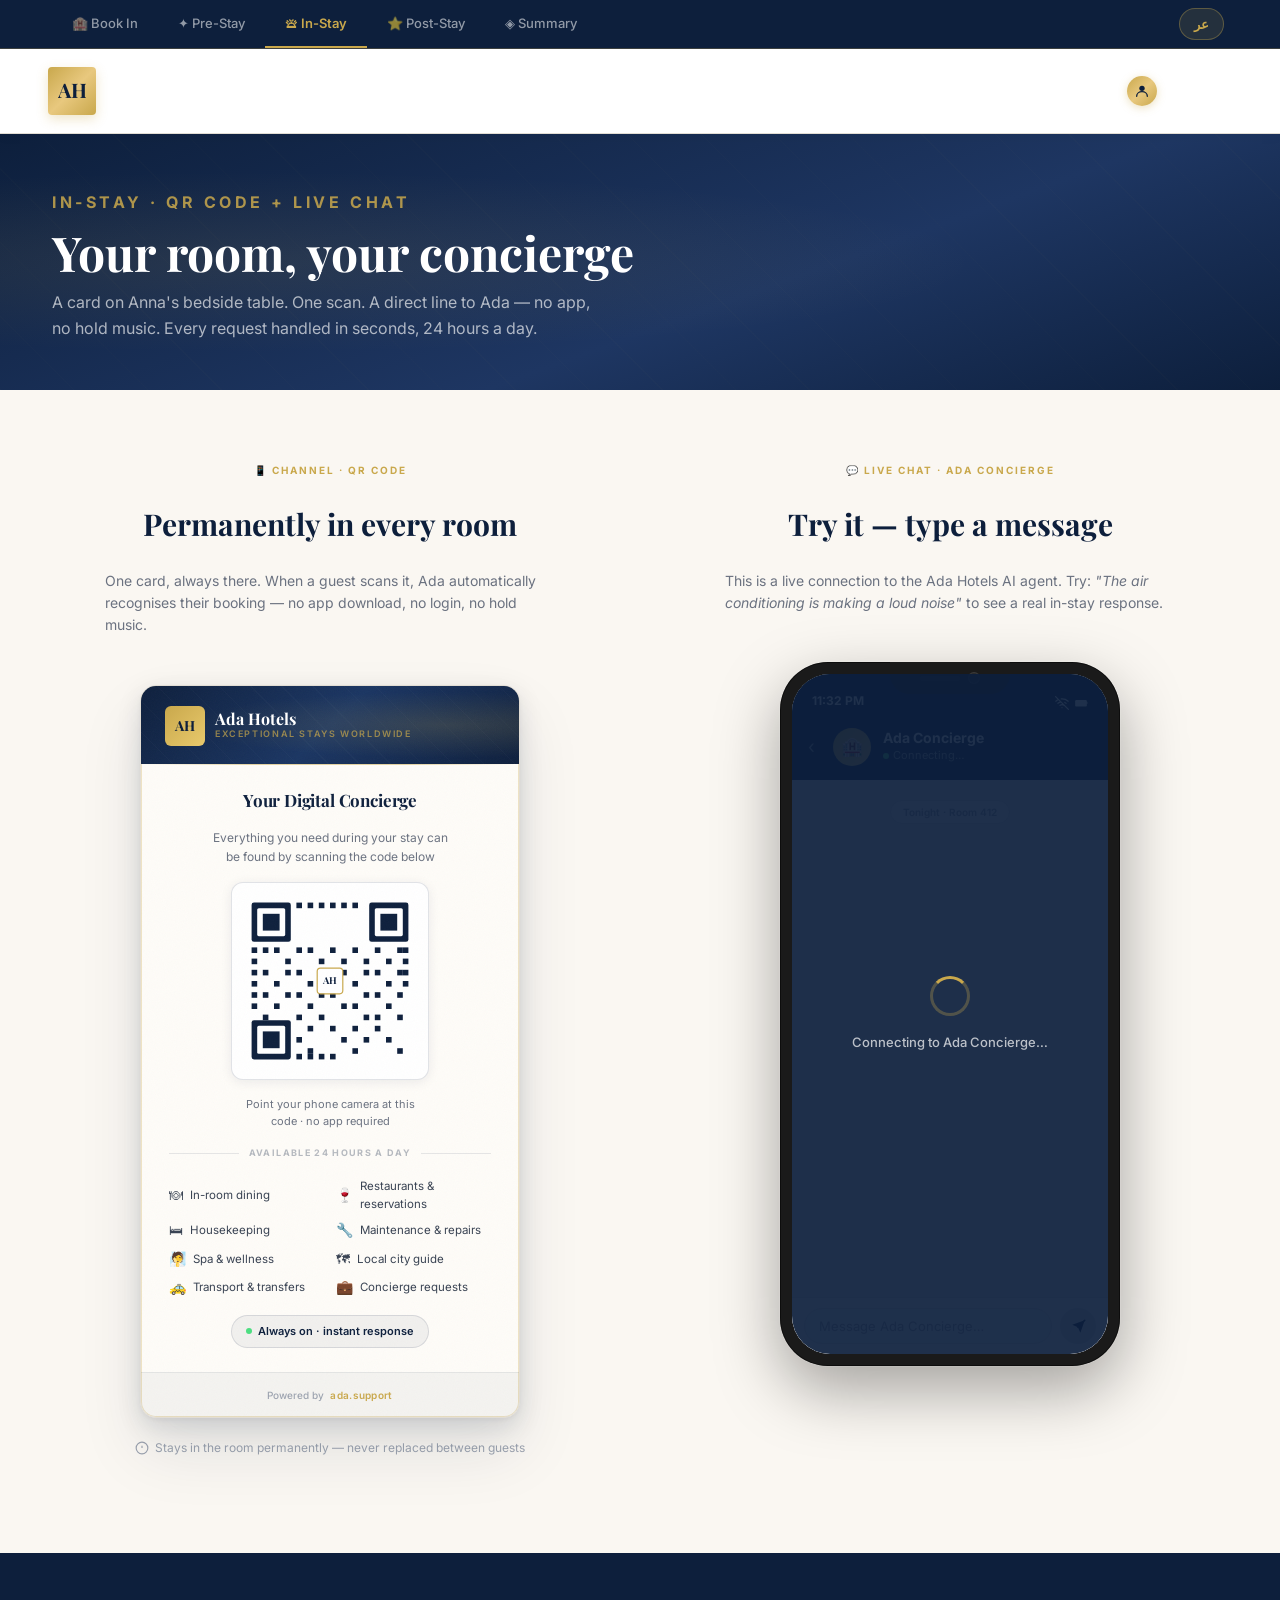
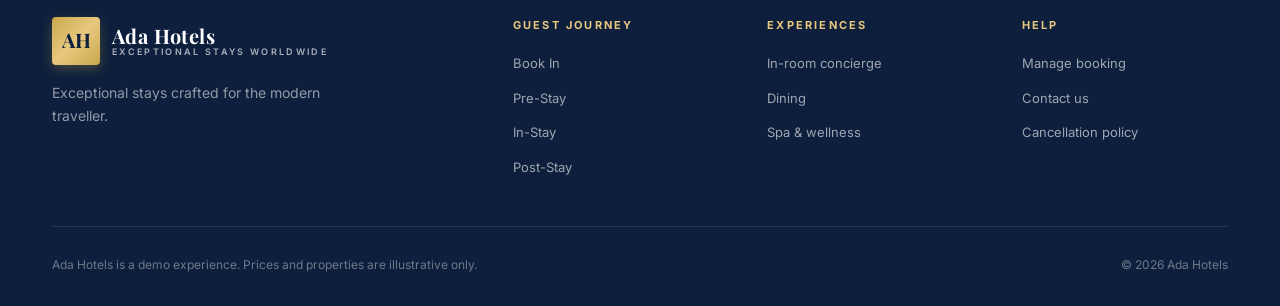
<file: in-stay.html>
<!DOCTYPE html>
<html lang="en-GB">
<head>
<meta charset="UTF-8">
<meta name="viewport" content="width=device-width, initial-scale=1.0">
<title>Ada Hotels — In-Stay</title>
<link rel="stylesheet" href="ada-hotels.css">
<link rel="stylesheet" href="ada-hotels-ar.css">
<link rel="preconnect" href="https://fonts.googleapis.com">
<link rel="preconnect" href="https://fonts.gstatic.com" crossorigin>
<link href="https://fonts.googleapis.com/css2?family=Playfair+Display:wght@700&family=Inter:wght@300;400;500;600;700&display=swap" rel="stylesheet">
<style>
/* ── Demo nav ─────────────────────────────────────────────── */
.demo-nav-bar {
  background: #0D1F3C; border-bottom: 1px solid rgba(201,168,76,0.25);
  position: sticky; top: 0; z-index: 200;
}
.demo-nav-row {
  display: flex; align-items: center; gap: 0; max-width: 1240px;
  margin: 0 auto; padding: 0 32px; overflow-x: auto; scrollbar-width: none;
}
.demo-nav-row::-webkit-scrollbar { display: none; }
.demo-nav-tab {
  display: flex; align-items: center; gap: 6px; padding: 0 20px;
  font-size: 13px; font-weight: 500; color: rgba(255,255,255,0.55);
  text-decoration: none; white-space: nowrap; line-height: 46px;
  border-bottom: 2px solid transparent; transition: color 150ms, border-color 150ms;
}
.demo-nav-tab:hover { color: rgba(255,255,255,0.85); }
.demo-nav-tab.active { color: #C9A84C; border-bottom-color: #C9A84C; font-weight: 600; }

/* ── Page hero ───────────────────────────────────────────── */
.page-hero {
  background: linear-gradient(160deg, #0D1F3C 0%, #1E3662 60%, #0D1F3C 100%);
  padding: 56px 0 48px;
  position: relative;
  overflow: hidden;
}
.page-hero::before {
  content: '';
  position: absolute; inset: 0;
  background:
    radial-gradient(ellipse at 20% 50%, rgba(201,168,76,0.1) 0%, transparent 50%),
    repeating-linear-gradient(45deg, rgba(201,168,76,0.015) 0px, rgba(201,168,76,0.015) 1px, transparent 1px, transparent 52px);
}
.page-hero-inner { position: relative; z-index: 1; }
.page-hero .eyebrow { color: rgba(201,168,76,0.85); margin-bottom: 10px; }
.page-hero h1 {
  font-family: 'Playfair Display', serif;
  font-size: clamp(28px,4vw,48px);
  font-weight: 700;
  color: #fff;
  line-height: 1.1;
  margin-bottom: 12px;
}
.page-hero p { font-size: 16px; color: rgba(255,255,255,0.65); max-width: 54ch; }

/* ── Body ─────────────────────────────────────────────────── */
.instay-body { padding: 72px 0 96px; background: #FAF7F2; }
.instay-grid {
  display: grid;
  grid-template-columns: 1fr 1fr;
  gap: 64px;
  align-items: start;
}

/* ── Scenario label / title / desc ───────────────────────── */
.scenario-label {
  display: inline-flex; align-items: center; gap: 8px;
  font-size: 10px; font-weight: 700; letter-spacing: 0.2em; text-transform: uppercase;
  color: #C9A84C; margin-bottom: 8px;
}
.scenario-title {
  font-family: 'Playfair Display', serif;
  font-size: clamp(20px,2.5vw,30px);
  font-weight: 700;
  color: #0D1F3C;
  margin-bottom: 8px;
  line-height: 1.2;
}
.scenario-desc { font-size: 14px; color: #6B7280; margin-bottom: 28px; line-height: 1.6; max-width: 50ch; }

/* ── Realistic hotel room card ───────────────────────────── */
.hotel-card-wrap {
  perspective: 1200px;
  display: flex;
  flex-direction: column;
  align-items: center;
  gap: 20px;
}

.hotel-card {
  width: 100%;
  max-width: 380px;
  background: #FEFCF8;
  border-radius: 16px;
  box-shadow:
    0 2px 4px rgba(0,0,0,0.04),
    0 8px 24px rgba(13,31,60,0.12),
    0 32px 64px rgba(13,31,60,0.10),
    inset 0 0 0 1px rgba(201,168,76,0.3);
  overflow: hidden;
  position: relative;
}

/* Paper texture overlay */
.hotel-card::after {
  content: '';
  position: absolute;
  inset: 0;
  background-image:
    url("data:image/svg+xml,%3Csvg xmlns='http://www.w3.org/2000/svg' width='200' height='200'%3E%3Cfilter id='n'%3E%3CfeTurbulence type='fractalNoise' baseFrequency='0.9' numOctaves='4' stitchTiles='stitch'/%3E%3C/filter%3E%3Crect width='200' height='200' filter='url(%23n)' opacity='0.03'/%3E%3C/svg%3E");
  pointer-events: none;
  border-radius: 16px;
}

.hc-top-band {
  background: linear-gradient(135deg, #0D1F3C 0%, #1A3562 50%, #0D1F3C 100%);
  padding: 20px 24px 18px;
  position: relative;
  overflow: hidden;
}
.hc-top-band::before {
  content: '';
  position: absolute;
  inset: 0;
  background:
    radial-gradient(ellipse at 80% 50%, rgba(201,168,76,0.18) 0%, transparent 60%),
    repeating-linear-gradient(45deg, rgba(255,255,255,0.02) 0px, rgba(255,255,255,0.02) 1px, transparent 1px, transparent 22px);
}
.hc-brand {
  display: flex;
  align-items: center;
  gap: 10px;
  position: relative;
  z-index: 1;
}
.hc-monogram {
  width: 40px; height: 40px;
  background: linear-gradient(135deg, #C9A84C, #E8C96C);
  border-radius: 6px;
  display: flex; align-items: center; justify-content: center;
}
.hc-monogram svg { display: block; }
.hc-name-wrap { display: flex; flex-direction: column; }
.hc-name { font-family: 'Playfair Display', serif; font-size: 16px; font-weight: 700; color: #fff; line-height: 1.1; }
.hc-tagline { font-size: 9px; font-weight: 600; letter-spacing: 0.18em; text-transform: uppercase; color: rgba(201,168,76,0.7); }

.hc-gold-rule {
  height: 1px;
  background: linear-gradient(90deg, transparent, #C9A84C 30%, #C9A84C 70%, transparent);
  opacity: 0.5;
}

.hc-body {
  padding: 24px 28px;
  display: flex;
  flex-direction: column;
  align-items: center;
  gap: 16px;
}

.hc-headline {
  font-family: 'Playfair Display', serif;
  font-size: 14px;
  font-weight: 700;
  color: #0D1F3C;
  text-align: center;
  letter-spacing: 0.02em;
  line-height: 1.35;
}

.hc-qr-wrap {
  display: flex;
  align-items: center;
  justify-content: center;
  padding: 14px;
  background: #fff;
  border-radius: 12px;
  border: 1.5px solid rgba(13,31,60,0.12);
  box-shadow: 0 2px 12px rgba(13,31,60,0.08);
}

.hc-instructions {
  font-size: 11px;
  color: #6B7280;
  text-align: center;
  line-height: 1.55;
  max-width: 28ch;
}

.hc-divider {
  width: 100%;
  display: flex;
  align-items: center;
  gap: 10px;
}
.hc-divider::before, .hc-divider::after {
  content: '';
  flex: 1;
  height: 1px;
  background: rgba(13,31,60,0.1);
}
.hc-divider span {
  font-size: 9px;
  font-weight: 700;
  letter-spacing: 0.15em;
  text-transform: uppercase;
  color: rgba(13,31,60,0.3);
  white-space: nowrap;
}

.hc-room-info {
  width: 100%;
  display: flex;
  justify-content: space-between;
  align-items: center;
}
.hc-room-block { display: flex; flex-direction: column; gap: 2px; }
.hc-room-label { font-size: 9px; font-weight: 700; letter-spacing: 0.18em; text-transform: uppercase; color: #9CA3AF; }
.hc-room-value { font-size: 15px; font-weight: 700; color: #0D1F3C; font-family: 'Playfair Display', serif; }
.hc-room-sub { font-size: 11px; color: #6B7280; }

.hc-concierge-badge {
  display: flex;
  align-items: center;
  gap: 6px;
  padding: 7px 14px;
  background: rgba(13,31,60,0.05);
  border: 1px solid rgba(13,31,60,0.12);
  border-radius: 999px;
  font-size: 11px;
  font-weight: 600;
  color: #0D1F3C;
}
.hc-concierge-badge::before {
  content: '';
  width: 6px; height: 6px;
  border-radius: 50%;
  background: #4ADE80;
  flex-shrink: 0;
}

.hc-footer {
  padding: 14px 24px;
  background: rgba(13,31,60,0.04);
  border-top: 1px solid rgba(13,31,60,0.07);
  display: flex;
  align-items: center;
  justify-content: center;
  gap: 6px;
}
.hc-footer-text { font-size: 10px; color: #9CA3AF; font-weight: 500; }
.hc-footer-url { font-size: 10px; color: #C9A84C; font-weight: 600; letter-spacing: 0.03em; }

.card-shadow-note {
  font-size: 12px;
  color: #9CA3AF;
  text-align: center;
  display: flex;
  align-items: center;
  gap: 6px;
}

/* ── Phone frame + live chat ─────────────────────────────── */
.phone-outer {
  display: flex;
  flex-direction: column;
  align-items: center;
  gap: 20px;
}

.phone-frame {
  width: 340px;
  background: #1A1A1A;
  border-radius: 48px;
  padding: 12px;
  box-shadow:
    0 0 0 1px rgba(255,255,255,0.1),
    0 24px 64px rgba(0,0,0,0.35),
    inset 0 0 0 1px rgba(0,0,0,0.5);
  position: relative;
}

.phone-screen {
  background: #FAF7F2;
  border-radius: 38px;
  overflow: hidden;
  height: 680px;
  display: flex;
  flex-direction: column;
  position: relative;
}

.phone-notch {
  position: absolute;
  top: 0; left: 50%; transform: translateX(-50%);
  width: 120px; height: 32px;
  background: #1A1A1A;
  border-radius: 0 0 20px 20px;
  z-index: 10;
  display: flex;
  align-items: center;
  justify-content: center;
  gap: 8px;
}
.phone-notch-camera {
  width: 12px; height: 12px;
  border-radius: 50%;
  background: #2A2A2A;
  border: 1px solid rgba(255,255,255,0.08);
}
.phone-notch-speaker {
  width: 40px; height: 5px;
  border-radius: 3px;
  background: #2A2A2A;
}

/* Chat app inside phone */
.chat-app {
  display: flex;
  flex-direction: column;
  height: 100%;
  background: #fff;
}

.ca-statusbar {
  height: 44px;
  background: #0D1F3C;
  display: flex;
  align-items: flex-end;
  justify-content: space-between;
  padding: 0 20px 8px;
  flex-shrink: 0;
}
.ca-statusbar-time { font-size: 12px; font-weight: 700; color: #fff; }
.ca-statusbar-icons { display: flex; gap: 5px; align-items: center; }
.ca-statusbar-icons svg { width: 14px; height: 14px; fill: #fff; }

.ca-header {
  background: #0D1F3C;
  padding: 10px 16px 14px;
  display: flex;
  align-items: center;
  gap: 12px;
  flex-shrink: 0;
}
.ca-back {
  color: rgba(255,255,255,0.6);
  font-size: 18px;
  cursor: pointer;
  padding: 2px 6px 2px 0;
}
.ca-avatar {
  width: 38px; height: 38px;
  border-radius: 50%;
  background: linear-gradient(135deg, #C9A84C, #E8C96C);
  display: flex; align-items: center; justify-content: center;
  font-size: 18px;
  flex-shrink: 0;
}
.ca-info { flex: 1; }
.ca-name { font-size: 14px; font-weight: 700; color: #fff; line-height: 1.2; }
.ca-sub { font-size: 11px; color: rgba(255,255,255,0.6); display: flex; align-items: center; gap: 4px; }
.ca-sub::before { content: ''; width: 6px; height: 6px; border-radius: 50%; background: #4ADE80; flex-shrink: 0; }
#ca-online-text { transition: opacity 0.3s; }

.ca-messages {
  flex: 1;
  overflow-y: auto;
  padding: 16px 14px 8px;
  display: flex;
  flex-direction: column;
  gap: 10px;
  background: #F8F5F0;
  scrollbar-width: thin;
  scrollbar-color: rgba(13,31,60,0.15) transparent;
}

.ca-date-divider {
  align-self: center;
  font-size: 10px;
  font-weight: 600;
  color: #9CA3AF;
  background: rgba(255,255,255,0.8);
  border: 1px solid #E5E7EB;
  border-radius: 999px;
  padding: 3px 12px;
  margin: 4px 0;
}

.ca-msg {
  display: flex;
  flex-direction: column;
  max-width: 82%;
  gap: 3px;
}
.ca-msg.bot { align-self: flex-start; }
.ca-msg.user { align-self: flex-end; }

.ca-bubble {
  padding: 10px 13px;
  border-radius: 14px;
  font-size: 13px;
  line-height: 1.5;
}
.ca-msg.bot .ca-bubble {
  background: #fff;
  color: #111827;
  border: 1px solid #E5E7EB;
  border-radius: 4px 14px 14px 14px;
  box-shadow: 0 1px 4px rgba(0,0,0,0.06);
}
.ca-msg.user .ca-bubble {
  background: #0D1F3C;
  color: #fff;
  border-radius: 14px 4px 14px 14px;
}
.ca-msg-time { font-size: 9.5px; color: #9CA3AF; padding: 0 3px; }
.ca-msg.user .ca-msg-time { text-align: right; }

.ca-typing {
  align-self: flex-start;
  display: flex;
  align-items: center;
  gap: 4px;
  padding: 10px 14px;
  background: #fff;
  border: 1px solid #E5E7EB;
  border-radius: 4px 14px 14px 14px;
  box-shadow: 0 1px 4px rgba(0,0,0,0.06);
  display: none;
}
.ca-typing.visible { display: flex; }
.ca-typing-dot {
  width: 6px; height: 6px;
  border-radius: 50%;
  background: #9CA3AF;
  animation: tdot 1.2s ease-in-out infinite;
}
.ca-typing-dot:nth-child(2) { animation-delay: 0.2s; }
.ca-typing-dot:nth-child(3) { animation-delay: 0.4s; }
@keyframes tdot {
  0%, 80%, 100% { transform: scale(0.7); opacity: 0.4; }
  40% { transform: scale(1); opacity: 1; }
}

.ca-system-msg {
  align-self: center;
  font-size: 10.5px;
  font-weight: 600;
  color: #92400E;
  background: #FFFBEB;
  border: 1px solid #FCD34D;
  border-radius: 999px;
  padding: 5px 12px;
  text-align: center;
  max-width: 90%;
}

.ca-input-area {
  background: #fff;
  border-top: 1px solid #E5E7EB;
  padding: 10px 12px;
  display: flex;
  align-items: center;
  gap: 8px;
  flex-shrink: 0;
}
.ca-input {
  flex: 1;
  border: 1.5px solid #E5E7EB;
  border-radius: 24px;
  padding: 9px 14px;
  font-size: 13px;
  font-family: inherit;
  color: #111827;
  background: #F9FAFB;
  outline: none;
  transition: border-color 0.15s;
  resize: none;
}
.ca-input:focus { border-color: #0D1F3C; background: #fff; }
.ca-input::placeholder { color: #9CA3AF; }
.ca-send {
  width: 36px; height: 36px;
  border-radius: 50%;
  background: #C9A84C;
  border: none;
  cursor: pointer;
  display: flex; align-items: center; justify-content: center;
  flex-shrink: 0;
  transition: background 0.15s, transform 0.1s;
}
.ca-send:hover { background: #B8973B; transform: scale(1.05); }
.ca-send:disabled { background: #E5E7EB; cursor: not-allowed; transform: none; }
.ca-send svg { display: block; }

/* connecting overlay */
.ca-connecting {
  position: absolute;
  inset: 0;
  background: rgba(13,31,60,0.92);
  display: flex;
  flex-direction: column;
  align-items: center;
  justify-content: center;
  gap: 16px;
  z-index: 50;
  transition: opacity 0.4s;
}
.ca-connecting.hidden { opacity: 0; pointer-events: none; }
.ca-spinner {
  width: 40px; height: 40px;
  border: 3px solid rgba(201,168,76,0.3);
  border-top-color: #C9A84C;
  border-radius: 50%;
  animation: spin 0.8s linear infinite;
}
@keyframes spin { to { transform: rotate(360deg); } }
.ca-connecting-text { font-size: 13px; color: rgba(255,255,255,0.7); font-weight: 500; }

@media (max-width: 900px) {
  .instay-grid { grid-template-columns: 1fr; gap: 48px; }
  .phone-frame { width: 100%; max-width: 340px; margin: 0 auto; }
}

/* ── Language toggle ─────────────────────────────────────── */
.lang-toggle { margin-left: auto; display: flex; align-items: center; padding: 0 4px; }
.lang-btn { display: inline-flex; align-items: center; padding: 5px 14px; background: rgba(201,168,76,0.12); border: 1px solid rgba(201,168,76,0.35); border-radius: 999px; font-size: 13px; font-weight: 700; color: #C9A84C; text-decoration: none; transition: background 150ms; }
.lang-btn:hover { background: rgba(201,168,76,0.22); }
</style>
</head>
<body>

<script>
const HOTEL_CONFIG = {
  botHandle:    "ada-hotels-ai-agent-demo",
  hotelName:    "Ada Hotels",
  guestName:    "Anna",
  guestFull:    "Anna Chambers",
  bookingRef:   "AH-291847",
  property:     "Ada Hotel Mayfair, London",
  roomNumber:   "412",
  checkIn:      "Tue 9 Sep 2026",
  checkOut:     "Sat 13 Sep 2026",
  primaryColor: "#0D1F3C",
  accentColor:  "#C9A84C",
};
</script>

<!-- Demo nav -->
<nav class="demo-nav-bar">
  <div class="demo-nav-row">
    <a class="demo-nav-tab" href="index.html">🏨 Book In</a>
    <a class="demo-nav-tab" href="pre-stay.html">✦ Pre-Stay</a>
    <a class="demo-nav-tab active" href="in-stay.html">🛎 In-Stay</a>
    <a class="demo-nav-tab" href="post-stay.html">⭐ Post-Stay</a>
    <a class="demo-nav-tab" href="summary.html">◈ Summary</a>
    <div class="lang-toggle"><a class="lang-btn" href="ar/in-stay.html">عر</a></div>
  </div>
</nav>

<!-- Header -->
<header class="site-header solid">
  <a class="brand" href="index.html">
    <div class="brand-mark">
      <svg width="28" height="28" viewBox="0 0 28 28" fill="none">
        <text x="14" y="21" font-family="Playfair Display, serif" font-size="20" font-weight="700" fill="#0D1F3C" text-anchor="middle">AH</text>
      </svg>
    </div>
    <div class="brand-name-wrap">
      <span class="brand-title">Ada Hotels</span>
      <span class="brand-tag">Exceptional stays worldwide</span>
    </div>
  </a>
  <div class="header-actions">
    <div class="user-pill">
      <span class="user-avatar">
        <svg width="16" height="16" viewBox="0 0 24 24" fill="none">
          <circle cx="12" cy="8" r="4" fill="#0D1F3C"/>
          <path d="M4 20c0-4 3.6-7 8-7s8 3 8 7" stroke="#0D1F3C" stroke-width="2" stroke-linecap="round"/>
        </svg>
      </span>
      <span class="user-name">Anna C.</span>
    </div>
  </div>
</header>

<!-- Page hero -->
<div class="page-hero">
  <div class="wrap page-hero-inner">
    <p class="eyebrow">In-Stay · QR code + live chat</p>
    <h1>Your room, your concierge</h1>
    <p>A card on Anna's bedside table. One scan. A direct line to Ada — no app, no hold music. Every request handled in seconds, 24 hours a day.</p>
  </div>
</div>

<!-- Body -->
<div class="instay-body">
  <div class="wrap">
    <div class="instay-grid">

      <!-- LEFT: Realistic hotel room card -->
      <div class="hotel-card-wrap">
        <div class="scenario-label">📱 Channel · QR Code</div>
        <div class="scenario-title">Permanently in every room</div>
        <div class="scenario-desc">One card, always there. When a guest scans it, Ada automatically recognises their booking — no app download, no login, no hold music.</div>

        <div class="hotel-card">
          <!-- Top band -->
          <div class="hc-top-band">
            <div class="hc-brand">
              <div class="hc-monogram">
                <svg width="24" height="24" viewBox="0 0 24 24" fill="none">
                  <text x="12" y="17" font-family="Playfair Display, serif" font-size="14" font-weight="700" fill="#0D1F3C" text-anchor="middle">AH</text>
                </svg>
              </div>
              <div class="hc-name-wrap">
                <span class="hc-name">Ada Hotels</span>
                <span class="hc-tagline">Exceptional stays worldwide</span>
              </div>
            </div>
          </div>

          <div class="hc-gold-rule"></div>

          <!-- Card body -->
          <div class="hc-body">
            <div class="hc-headline" style="font-size:17px;letter-spacing:-0.01em;">Your Digital Concierge</div>
            <div style="font-size:12px;color:#6B7280;text-align:center;line-height:1.6;max-width:30ch;">Everything you need during your stay can be found by scanning the code below</div>

            <!-- Realistic QR code SVG -->
            <div class="hc-qr-wrap">
              <svg width="168" height="168" viewBox="0 0 210 210" xmlns="http://www.w3.org/2000/svg" role="img" aria-label="QR code for Ada Hotels in-room concierge">
                <rect width="210" height="210" fill="#fff"/>
                <!-- Finder pattern TL -->
                <rect x="7" y="7" width="49" height="49" rx="3" fill="#0D1F3C"/>
                <rect x="14" y="14" width="35" height="35" rx="2" fill="#fff"/>
                <rect x="21" y="21" width="21" height="21" fill="#0D1F3C"/>
                <!-- Finder pattern TR -->
                <rect x="154" y="7" width="49" height="49" rx="3" fill="#0D1F3C"/>
                <rect x="161" y="14" width="35" height="35" rx="2" fill="#fff"/>
                <rect x="168" y="21" width="21" height="21" fill="#0D1F3C"/>
                <!-- Finder pattern BL -->
                <rect x="7" y="154" width="49" height="49" rx="3" fill="#0D1F3C"/>
                <rect x="14" y="161" width="35" height="35" rx="2" fill="#fff"/>
                <rect x="21" y="168" width="21" height="21" fill="#0D1F3C"/>
                <!-- Timing patterns -->
                <rect x="63" y="7" width="7" height="7" fill="#0D1F3C"/>
                <rect x="77" y="7" width="7" height="7" fill="#0D1F3C"/>
                <rect x="91" y="7" width="7" height="7" fill="#0D1F3C"/>
                <rect x="105" y="7" width="7" height="7" fill="#0D1F3C"/>
                <rect x="119" y="7" width="7" height="7" fill="#0D1F3C"/>
                <rect x="133" y="7" width="7" height="7" fill="#0D1F3C"/>
                <rect x="7" y="63" width="7" height="7" fill="#0D1F3C"/>
                <rect x="7" y="77" width="7" height="7" fill="#0D1F3C"/>
                <rect x="7" y="91" width="7" height="7" fill="#0D1F3C"/>
                <rect x="7" y="105" width="7" height="7" fill="#0D1F3C"/>
                <rect x="7" y="119" width="7" height="7" fill="#0D1F3C"/>
                <rect x="7" y="133" width="7" height="7" fill="#0D1F3C"/>
                <rect x="63" y="196" width="7" height="7" fill="#0D1F3C"/>
                <rect x="77" y="196" width="7" height="7" fill="#0D1F3C"/>
                <rect x="91" y="196" width="7" height="7" fill="#0D1F3C"/>
                <rect x="105" y="196" width="7" height="7" fill="#0D1F3C"/>
                <rect x="196" y="63" width="7" height="7" fill="#0D1F3C"/>
                <rect x="196" y="77" width="7" height="7" fill="#0D1F3C"/>
                <rect x="196" y="91" width="7" height="7" fill="#0D1F3C"/>
                <rect x="196" y="105" width="7" height="7" fill="#0D1F3C"/>
                <!-- Data modules – dense pattern -->
                <rect x="63" y="63" width="7" height="7" fill="#0D1F3C"/>
                <rect x="77" y="63" width="7" height="7" fill="#0D1F3C"/>
                <rect x="91" y="77" width="7" height="7" fill="#0D1F3C"/>
                <rect x="105" y="63" width="7" height="7" fill="#0D1F3C"/>
                <rect x="119" y="77" width="7" height="7" fill="#0D1F3C"/>
                <rect x="133" y="63" width="7" height="7" fill="#0D1F3C"/>
                <rect x="147" y="77" width="7" height="7" fill="#0D1F3C"/>
                <rect x="63" y="91" width="7" height="7" fill="#0D1F3C"/>
                <rect x="91" y="91" width="7" height="7" fill="#0D1F3C"/>
                <rect x="119" y="91" width="7" height="7" fill="#0D1F3C"/>
                <rect x="147" y="91" width="7" height="7" fill="#0D1F3C"/>
                <rect x="77" y="105" width="7" height="7" fill="#0D1F3C"/>
                <rect x="105" y="105" width="7" height="7" fill="#0D1F3C"/>
                <rect x="133" y="105" width="7" height="7" fill="#0D1F3C"/>
                <rect x="63" y="119" width="7" height="7" fill="#0D1F3C"/>
                <rect x="91" y="119" width="7" height="7" fill="#0D1F3C"/>
                <rect x="105" y="119" width="7" height="7" fill="#0D1F3C"/>
                <rect x="147" y="119" width="7" height="7" fill="#0D1F3C"/>
                <rect x="77" y="133" width="7" height="7" fill="#0D1F3C"/>
                <rect x="119" y="133" width="7" height="7" fill="#0D1F3C"/>
                <rect x="133" y="133" width="7" height="7" fill="#0D1F3C"/>
                <rect x="63" y="147" width="7" height="7" fill="#0D1F3C"/>
                <rect x="91" y="147" width="7" height="7" fill="#0D1F3C"/>
                <rect x="147" y="147" width="7" height="7" fill="#0D1F3C"/>
                <rect x="77" y="161" width="7" height="7" fill="#0D1F3C"/>
                <rect x="105" y="161" width="7" height="7" fill="#0D1F3C"/>
                <rect x="133" y="161" width="7" height="7" fill="#0D1F3C"/>
                <rect x="63" y="175" width="7" height="7" fill="#0D1F3C"/>
                <rect x="119" y="175" width="7" height="7" fill="#0D1F3C"/>
                <rect x="147" y="175" width="7" height="7" fill="#0D1F3C"/>
                <rect x="77" y="189" width="7" height="7" fill="#0D1F3C"/>
                <rect x="133" y="189" width="7" height="7" fill="#0D1F3C"/>
                <!-- Right side data -->
                <rect x="161" y="63" width="7" height="7" fill="#0D1F3C"/>
                <rect x="175" y="77" width="7" height="7" fill="#0D1F3C"/>
                <rect x="189" y="63" width="7" height="7" fill="#0D1F3C"/>
                <rect x="161" y="91" width="7" height="7" fill="#0D1F3C"/>
                <rect x="189" y="91" width="7" height="7" fill="#0D1F3C"/>
                <rect x="175" y="105" width="7" height="7" fill="#0D1F3C"/>
                <rect x="161" y="119" width="7" height="7" fill="#0D1F3C"/>
                <rect x="189" y="119" width="7" height="7" fill="#0D1F3C"/>
                <rect x="175" y="133" width="7" height="7" fill="#0D1F3C"/>
                <rect x="161" y="147" width="7" height="7" fill="#0D1F3C"/>
                <rect x="189" y="147" width="7" height="7" fill="#0D1F3C"/>
                <rect x="161" y="161" width="7" height="7" fill="#0D1F3C"/>
                <rect x="175" y="175" width="7" height="7" fill="#0D1F3C"/>
                <rect x="189" y="189" width="7" height="7" fill="#0D1F3C"/>
                <!-- Bottom left quadrant extras -->
                <rect x="21" y="63" width="7" height="7" fill="#0D1F3C"/>
                <rect x="35" y="63" width="7" height="7" fill="#0D1F3C"/>
                <rect x="49" y="77" width="7" height="7" fill="#0D1F3C"/>
                <rect x="21" y="91" width="7" height="7" fill="#0D1F3C"/>
                <rect x="49" y="91" width="7" height="7" fill="#0D1F3C"/>
                <rect x="35" y="105" width="7" height="7" fill="#0D1F3C"/>
                <rect x="21" y="119" width="7" height="7" fill="#0D1F3C"/>
                <rect x="49" y="119" width="7" height="7" fill="#0D1F3C"/>
                <rect x="35" y="133" width="7" height="7" fill="#0D1F3C"/>
                <rect x="21" y="147" width="7" height="7" fill="#0D1F3C"/>
                <!-- Centre logo -->
                <rect x="89" y="89" width="32" height="32" rx="4" fill="#fff" stroke="#C9A84C" stroke-width="1.5"/>
                <text x="105" y="109" font-family="Playfair Display, serif" font-size="12" font-weight="700" fill="#0D1F3C" text-anchor="middle">AH</text>
              </svg>
            </div>

            <div class="hc-instructions">Point your phone camera at this code · no app required</div>

            <div class="hc-divider"><span>Available 24 hours a day</span></div>

            <div style="width:100%;display:grid;grid-template-columns:1fr 1fr;gap:6px 12px;">
              <div style="display:flex;align-items:center;gap:7px;font-size:11.5px;color:#374151;">
                <span style="font-size:14px;">🍽</span> In-room dining
              </div>
              <div style="display:flex;align-items:center;gap:7px;font-size:11.5px;color:#374151;">
                <span style="font-size:14px;">🍷</span> Restaurants &amp; reservations
              </div>
              <div style="display:flex;align-items:center;gap:7px;font-size:11.5px;color:#374151;">
                <span style="font-size:14px;">🛏</span> Housekeeping
              </div>
              <div style="display:flex;align-items:center;gap:7px;font-size:11.5px;color:#374151;">
                <span style="font-size:14px;">🔧</span> Maintenance &amp; repairs
              </div>
              <div style="display:flex;align-items:center;gap:7px;font-size:11.5px;color:#374151;">
                <span style="font-size:14px;">🧖</span> Spa &amp; wellness
              </div>
              <div style="display:flex;align-items:center;gap:7px;font-size:11.5px;color:#374151;">
                <span style="font-size:14px;">🗺</span> Local city guide
              </div>
              <div style="display:flex;align-items:center;gap:7px;font-size:11.5px;color:#374151;">
                <span style="font-size:14px;">🚕</span> Transport &amp; transfers
              </div>
              <div style="display:flex;align-items:center;gap:7px;font-size:11.5px;color:#374151;">
                <span style="font-size:14px;">💼</span> Concierge requests
              </div>
            </div>

            <div class="hc-concierge-badge">Always on · instant response</div>
          </div>

          <div class="hc-footer">
            <span class="hc-footer-text">Powered by</span>
            <span class="hc-footer-url">ada.support</span>
          </div>
        </div>

        <p class="card-shadow-note">
          <svg width="14" height="14" viewBox="0 0 24 24" fill="none" stroke="#9CA3AF" stroke-width="2"><circle cx="12" cy="12" r="10"/><line x1="12" y1="8" x2="12" y2="12"/><line x1="12" y1="16" x2="12.01" y2="16"/></svg>
          Stays in the room permanently — never replaced between guests
        </p>
      </div>

      <!-- RIGHT: Phone frame + working live chat -->
      <div class="phone-outer">
        <div class="scenario-label">💬 Live Chat · Ada Concierge</div>
        <div class="scenario-title">Try it — type a message</div>
        <div class="scenario-desc">This is a live connection to the Ada Hotels AI agent. Try: <em>"The air conditioning is making a loud noise"</em> to see a real in-stay response.</div>

        <div class="phone-frame">
          <div class="phone-notch">
            <div class="phone-notch-speaker"></div>
            <div class="phone-notch-camera"></div>
          </div>
          <div class="phone-screen">

            <!-- Connecting overlay -->
            <div class="ca-connecting" id="ca-connecting">
              <div class="ca-spinner"></div>
              <div class="ca-connecting-text">Connecting to Ada Concierge…</div>
            </div>

            <div class="chat-app">
              <!-- Status bar -->
              <div class="ca-statusbar">
                <span class="ca-statusbar-time">11:32 PM</span>
                <div class="ca-statusbar-icons">
                  <svg viewBox="0 0 24 24"><path d="M1 1l22 22M16.72 11.06A10.94 10.94 0 0 1 19 12.55M5 12.55a10.94 10.94 0 0 1 5.17-2.39M10.71 5.05A16 16 0 0 1 22.56 9M1.42 9a15.91 15.91 0 0 1 4.7-2.88M8.53 16.11a6 6 0 0 1 6.95 0M12 20h.01" stroke="white" stroke-width="2" fill="none" stroke-linecap="round"/></svg>
                  <svg viewBox="0 0 24 24"><rect x="2" y="7" width="20" height="11" rx="2" fill="white"/><path d="M22 11v2" stroke="white" stroke-width="2" stroke-linecap="round"/></svg>
                </div>
              </div>

              <!-- Chat header -->
              <div class="ca-header">
                <div class="ca-back">‹</div>
                <div class="ca-avatar">🏨</div>
                <div class="ca-info">
                  <div class="ca-name">Ada Concierge</div>
                  <div class="ca-sub"><span id="ca-online-text">Connecting…</span></div>
                </div>
              </div>

              <!-- Messages area -->
              <div class="ca-messages" id="ca-messages">
                <div class="ca-date-divider">Tonight · Room 412</div>
              </div>

              <!-- Typing indicator (sits outside scroll, injected dynamically) -->
              <div class="ca-typing" id="ca-typing">
                <div class="ca-typing-dot"></div>
                <div class="ca-typing-dot"></div>
                <div class="ca-typing-dot"></div>
              </div>

              <!-- Input -->
              <div class="ca-input-area">
                <input type="text" class="ca-input" id="ca-input" placeholder="Message Ada Concierge…" disabled autocomplete="off"/>
                <button class="ca-send" id="ca-send" disabled>
                  <svg width="15" height="15" viewBox="0 0 24 24" fill="none" stroke="#0D1F3C" stroke-width="2.5" stroke-linecap="round" stroke-linejoin="round">
                    <line x1="22" y1="2" x2="11" y2="13"/>
                    <polygon points="22 2 15 22 11 13 2 9 22 2" fill="#0D1F3C" stroke="none"/>
                  </svg>
                </button>
              </div>
            </div><!-- /chat-app -->

          </div><!-- /phone-screen -->
        </div><!-- /phone-frame -->
      </div>

    </div>
  </div>
</div>

<!-- Footer -->
<footer class="site-footer">
  <div class="wrap">
    <div class="footer-inner">
      <div class="footer-brand">
        <a class="brand" href="index.html" style="align-self:flex-start">
          <div class="brand-mark">
            <svg width="28" height="28" viewBox="0 0 28 28" fill="none">
              <text x="14" y="21" font-family="Playfair Display, serif" font-size="20" font-weight="700" fill="#0D1F3C" text-anchor="middle">AH</text>
            </svg>
          </div>
          <div class="brand-name-wrap">
            <span class="brand-title">Ada Hotels</span>
            <span class="brand-tag">Exceptional stays worldwide</span>
          </div>
        </a>
        <p>Exceptional stays crafted for the modern traveller.</p>
      </div>
      <div class="footer-col">
        <span class="footer-head">Guest Journey</span>
        <a href="index.html">Book In</a>
        <a href="pre-stay.html">Pre-Stay</a>
        <a href="in-stay.html">In-Stay</a>
        <a href="post-stay.html">Post-Stay</a>
      </div>
      <div class="footer-col">
        <span class="footer-head">Experiences</span>
        <a href="in-stay.html">In-room concierge</a>
        <a href="index.html">Dining</a>
        <a href="index.html">Spa &amp; wellness</a>
      </div>
      <div class="footer-col">
        <span class="footer-head">Help</span>
        <a href="index.html">Manage booking</a>
        <a href="index.html">Contact us</a>
        <a href="index.html">Cancellation policy</a>
      </div>
    </div>
    <div class="footer-legal">
      <span>Ada Hotels is a demo experience. Prices and properties are illustrative only.</span>
      <span>&copy; 2026 Ada Hotels</span>
    </div>
  </div>
</footer>

<!-- Ada headless chat -->
<script>
window.adaSettings = {
  handle: HOTEL_CONFIG.botHandle,
  headless: true,
  enableProgrammaticControl: true,
  metaFields: {
    journey_stage:           "in_stay",
    guest_name:              HOTEL_CONFIG.guestFull,
    booking_ref:             HOTEL_CONFIG.bookingRef,
    property:                HOTEL_CONFIG.property,
    room_number:             HOTEL_CONFIG.roomNumber,
    prior_noise_complaint:   "true",
  }
};
</script>
<script src="https://static.ada.support/embed2.js"></script>
<script>
(function() {
  var msgs = document.getElementById('ca-messages');
  var typingEl = document.getElementById('ca-typing');
  var inputEl = document.getElementById('ca-input');
  var sendBtn = document.getElementById('ca-send');
  var connecting = document.getElementById('ca-connecting');
  var onlineText = document.getElementById('ca-online-text');
  var renderedIds = new Set();
  var isReady = false;

  function scrollToBottom() {
    msgs.scrollTop = msgs.scrollHeight;
  }

  function stripHtml(str) {
    var tmp = document.createElement('div');
    tmp.innerHTML = str;
    return tmp.textContent || tmp.innerText || str;
  }

  function renderMessage(msg) {
    if (!msg || renderedIds.has(msg.id)) return;
    if (msg.role === 'user') return; // skip echoed user messages — we render them immediately on send
    renderedIds.add(msg.id);

    var body = msg.body || '';
    // Strip HTML tags for clean display
    body = stripHtml(body).trim();
    if (!body) return;

    var wrap = document.createElement('div');
    wrap.className = 'ca-msg bot';
    wrap.innerHTML =
      '<div class="ca-bubble">' + escHtml(body) + '</div>' +
      '<div class="ca-msg-time">' + nowTime() + '</div>';
    msgs.appendChild(wrap);
    scrollToBottom();
  }

  function escHtml(s) {
    return s.replace(/&/g,'&amp;').replace(/</g,'&lt;').replace(/>/g,'&gt;').replace(/\n/g,'<br>');
  }

  function nowTime() {
    var d = new Date();
    return d.toLocaleTimeString('en-GB', {hour:'2-digit', minute:'2-digit'});
  }

  function showTyping() { typingEl.classList.add('visible'); scrollToBottom(); }
  function hideTyping() { typingEl.classList.remove('visible'); }

  function setReady() {
    if (isReady) return;
    isReady = true;
    connecting.classList.add('hidden');
    inputEl.disabled = false;
    sendBtn.disabled = false;
    onlineText.textContent = 'Available now';
    // Load any messages already in the conversation (welcome message)
    try {
      adaEmbed.getMessages().then(function(history) {
        if (history && history.messages) {
          history.messages.forEach(renderMessage);
        }
      }).catch(function(){});
    } catch(e) {}
  }

  function sendMessage() {
    var text = inputEl.value.trim();
    if (!text || !isReady) return;
    inputEl.value = '';
    sendBtn.disabled = true;

    // Render user bubble immediately
    var wrap = document.createElement('div');
    wrap.className = 'ca-msg user';
    wrap.innerHTML =
      '<div class="ca-bubble">' + escHtml(text) + '</div>' +
      '<div class="ca-msg-time">' + nowTime() + '</div>';
    msgs.appendChild(wrap);
    scrollToBottom();

    showTyping();

    adaEmbed.sendMessage(text).then(function() {
      sendBtn.disabled = false;
    }).catch(function() {
      hideTyping();
      sendBtn.disabled = false;
    });
  }

  sendBtn.addEventListener('click', sendMessage);
  inputEl.addEventListener('keydown', function(e) {
    if (e.key === 'Enter' && !e.shiftKey) { e.preventDefault(); sendMessage(); }
  });

  // Subscribe to Ada events
  function wireEvents() {
    try {
      adaEmbed.subscribeEvent('ada:ready', setReady);
      adaEmbed.subscribeEvent('ada:message:received', function(e) {
        hideTyping();
        if (e && e.message) renderMessage(e.message);
      });
      adaEmbed.subscribeEvent('ada:typing:start', function() { showTyping(); });
    } catch(err) {
      // embed not yet loaded — retry
      setTimeout(wireEvents, 200);
    }
  }

  // Wait for embed2.js to load
  if (typeof adaEmbed !== 'undefined') {
    wireEvents();
  } else {
    window.addEventListener('load', wireEvents);
    setTimeout(wireEvents, 1000);
  }
})();
</script>

</body>
</html>
</file>
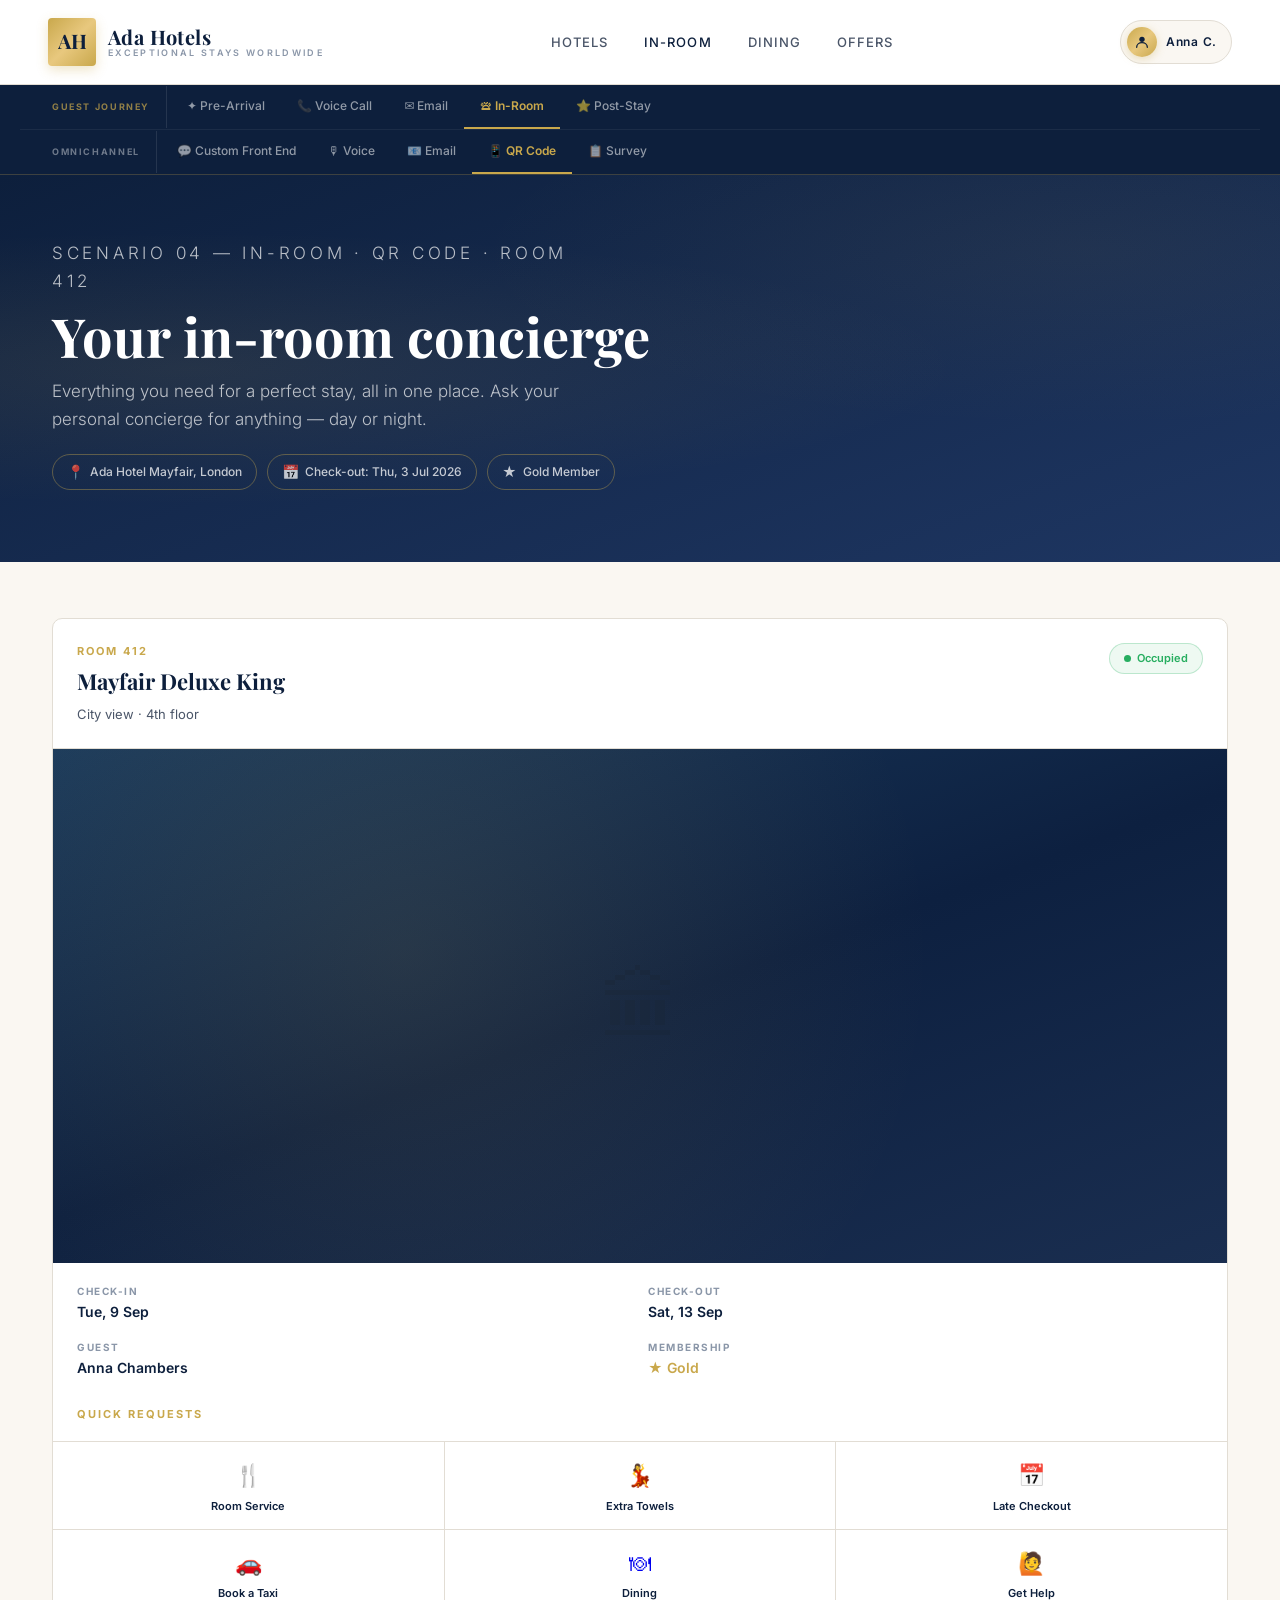
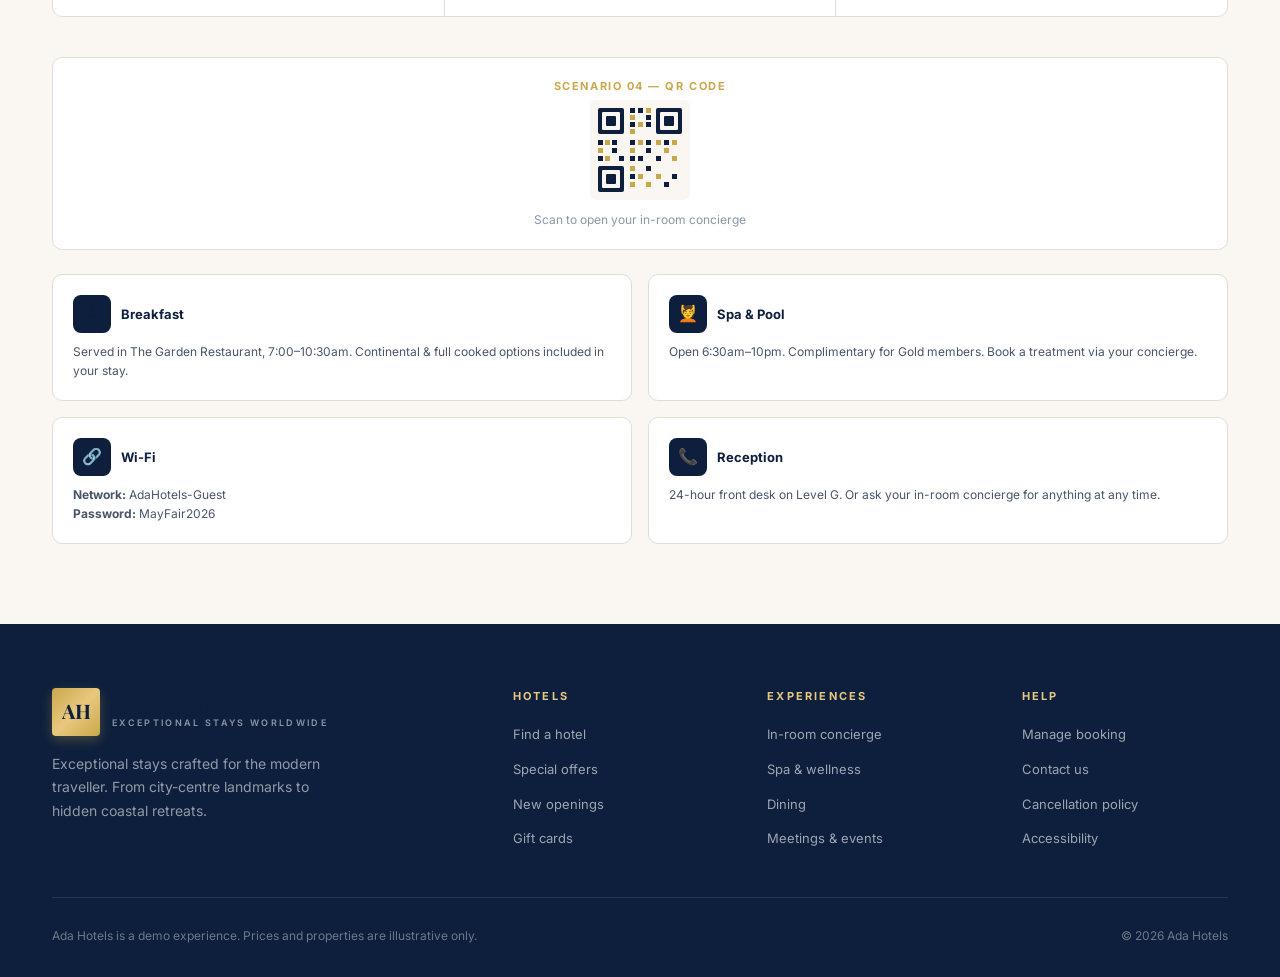
<file: inroom.html>
<!DOCTYPE html>
<html lang="en-GB">
<head>
<meta charset="UTF-8">
<meta name="viewport" content="width=device-width, initial-scale=1.0">
<title>Ada Hotels — In-Room Experience</title>
<link rel="stylesheet" href="ada-hotels.css">
<style>

/* ── Solid header for subpage ─────────────────────────────── */
.site-header {
  position: relative;
  background: var(--ah-white);
  border-bottom: 1px solid var(--ah-border);
  padding: 18px 48px;
  box-shadow: 0 1px 12px rgba(13,31,60,0.06);
  z-index: 100;
}
.brand-title { color: var(--ah-navy) !important; }
.brand-tag   { color: var(--ah-text-3) !important; }
.site-nav a  { color: var(--ah-text-2) !important; }
.site-nav a:hover, .site-nav a.active { color: var(--ah-navy) !important; }
.user-pill   {
  border-color: var(--ah-border) !important;
  background: var(--ah-cream) !important;
}
.user-name   { color: var(--ah-navy) !important; }

/* ── Page hero (subpage) ──────────────────────────────────── */
.sub-hero {
  background: var(--ah-navy-grad);
  padding: 64px 0 72px;
  position: relative;
  overflow: hidden;
}
.sub-hero::before {
  content: '';
  position: absolute;
  inset: 0;
  background:
    radial-gradient(ellipse at 15% 50%, rgba(201,168,76,0.1) 0%, transparent 50%),
    radial-gradient(ellipse at 85% 20%, rgba(201,168,76,0.06) 0%, transparent 40%);
  pointer-events: none;
}
.sub-hero-inner {
  position: relative;
  display: flex;
  flex-direction: column;
  gap: 12px;
  max-width: 64ch;
}
.sub-hero h1 {
  font-family: 'Playfair Display', serif;
  font-size: clamp(32px, 4.5vw, 54px);
  font-weight: 700;
  color: var(--ah-white);
  line-height: 1.08;
}
.sub-hero p {
  font-size: 17px;
  color: rgba(255,255,255,0.7);
  line-height: 1.65;
  font-weight: 300;
  max-width: 52ch;
}
.hero-pills {
  display: flex;
  gap: 10px;
  flex-wrap: wrap;
  margin-top: 8px;
}
.hero-pill {
  display: flex;
  align-items: center;
  gap: 6px;
  padding: 6px 14px;
  border-radius: 999px;
  border: 1px solid rgba(201,168,76,0.4);
  color: rgba(255,255,255,0.75);
  font-size: 12px;
  font-weight: 500;
}
.hero-pill span { font-size: 14px; }

/* ── Main layout ──────────────────────────────────────────── */
.inroom-main {
  background: var(--ah-cream);
  padding: 56px 0 80px;
}
.inroom-layout {
  display: grid;
  grid-template-columns: 1fr;
  gap: 36px;
}

/* ── Room info panel ──────────────────────────────────────── */
.room-panel {
  display: flex;
  flex-direction: column;
  gap: 24px;
}

.room-card {
  background: var(--ah-white);
  border-radius: 10px;
  border: 1px solid var(--ah-border);
  overflow: hidden;
}

.room-header {
  padding: 24px;
  border-bottom: 1px solid var(--ah-border);
  display: flex;
  align-items: flex-start;
  justify-content: space-between;
  gap: 16px;
}
.room-header-left { display: flex; flex-direction: column; gap: 4px; }
.room-number {
  font-size: 11px;
  font-weight: 700;
  letter-spacing: 0.18em;
  text-transform: uppercase;
  color: var(--ah-gold);
}
.room-name {
  font-family: 'Playfair Display', serif;
  font-size: 22px;
  font-weight: 700;
  color: var(--ah-navy);
}
.room-type { font-size: 13px; color: var(--ah-text-2); }
.status-pill {
  display: flex;
  align-items: center;
  gap: 6px;
  padding: 6px 14px;
  border-radius: 999px;
  background: rgba(39,174,96,0.08);
  border: 1px solid rgba(39,174,96,0.25);
  font-size: 11px;
  font-weight: 600;
  color: var(--ah-green);
  white-space: nowrap;
  flex-shrink: 0;
}
.status-dot {
  width: 7px; height: 7px;
  border-radius: 50%;
  background: var(--ah-green);
  animation: pulse-green 2s ease-in-out infinite;
}
@keyframes pulse-green {
  0%, 100% { opacity: 1; transform: scale(1); }
  50%       { opacity: 0.5; transform: scale(0.8); }
}

.room-thumb {
  width: 100%;
  aspect-ratio: 16/7;
  background: linear-gradient(160deg, #1A3A5C 0%, #0D2040 50%, #1A2E50 100%);
  display: flex;
  align-items: center;
  justify-content: center;
  font-size: 80px;
  position: relative;
  overflow: hidden;
}
.room-thumb::before {
  content: '';
  position: absolute;
  inset: 0;
  background: radial-gradient(circle at 30% 40%, rgba(201,168,76,0.12), transparent 60%);
}

.room-details {
  padding: 20px 24px;
  display: grid;
  grid-template-columns: 1fr 1fr;
  gap: 16px;
}
.detail-item { display: flex; flex-direction: column; gap: 2px; }
.detail-label {
  font-size: 10px;
  font-weight: 700;
  letter-spacing: 0.15em;
  text-transform: uppercase;
  color: var(--ah-text-3);
}
.detail-val { font-size: 14px; font-weight: 600; color: var(--ah-navy); }

/* Quick actions grid */
.quick-title {
  font-size: 11px;
  font-weight: 700;
  letter-spacing: 0.18em;
  text-transform: uppercase;
  color: var(--ah-gold);
  padding: 16px 24px 0;
}
.quick-grid {
  display: grid;
  grid-template-columns: repeat(3, 1fr);
  gap: 1px;
  background: var(--ah-border);
  border-top: 1px solid var(--ah-border);
  margin-top: 16px;
}
.quick-item {
  display: flex;
  flex-direction: column;
  align-items: center;
  gap: 6px;
  padding: 16px 8px;
  background: var(--ah-white);
  cursor: pointer;
  text-align: center;
  transition: background 120ms;
  text-decoration: none;
}
.quick-item:hover { background: var(--ah-cream); }
.quick-icon { font-size: 22px; }
.quick-label { font-size: 11px; font-weight: 600; color: var(--ah-navy); line-height: 1.2; }

/* Info tiles */
.info-tiles {
  display: grid;
  grid-template-columns: 1fr 1fr;
  gap: 16px;
}
.info-tile {
  background: var(--ah-white);
  border-radius: 10px;
  border: 1px solid var(--ah-border);
  padding: 20px;
  display: flex;
  flex-direction: column;
  gap: 10px;
}
.info-tile-head {
  display: flex;
  align-items: center;
  gap: 10px;
}
.tile-icon {
  width: 38px; height: 38px;
  border-radius: 8px;
  background: var(--ah-navy);
  display: flex; align-items: center; justify-content: center;
  font-size: 16px;
  flex-shrink: 0;
}
.tile-title {
  font-size: 13px;
  font-weight: 700;
  color: var(--ah-navy);
}
.tile-body { font-size: 12px; color: var(--ah-text-2); line-height: 1.55; }

@media (max-width: 960px) {
  .inroom-layout { grid-template-columns: 1fr; }
  .info-tiles { grid-template-columns: 1fr; }
}

</style>
</head>
<body>

<!-- Header (solid on subpage) -->
<!-- HOTEL_CONFIG -->
<script>
const HOTEL_CONFIG = {
  botHandle:    "ada-hotels-ai-agent-demo",
  hotelName:    "Ada Hotels",
  guestName:    "Anna",
  guestFull:    "Anna Chambers",
  bookingRef:   "AH-291847",
  property:     "Ada Hotel Mayfair, London",
  roomNumber:   "412",
  checkIn:      "Tue 9 Sep 2026",
  checkOut:     "Sat 13 Sep 2026",
  primaryColor: "#0D1F3C",
  accentColor:  "#C9A84C",
};
</script>

<!-- Demo nav styles -->
<style>
.demo-nav-bar {
  background: #0D1F3C; border-bottom: 1px solid rgba(201,168,76,0.25);
  position: sticky; top: 0; z-index: 200;
}
.demo-nav-row {
  display: flex; align-items: center; gap: 0; max-width: 1240px;
  margin: 0 auto; padding: 0 32px; overflow-x: auto; scrollbar-width: none;
}
.demo-nav-row::-webkit-scrollbar { display: none; }
.demo-nav-label {
  font-size: 9px; font-weight: 700; letter-spacing: 0.18em; text-transform: uppercase;
  color: rgba(201,168,76,0.7); padding: 0 16px 0 0; white-space: nowrap;
  flex-shrink: 0; border-right: 1px solid rgba(255,255,255,0.1);
  margin-right: 4px; line-height: 42px;
}
.demo-nav-row-2 .demo-nav-label { color: rgba(255,255,255,0.4); }
.demo-nav-tab {
  display: flex; align-items: center; gap: 6px; padding: 0 16px;
  font-size: 12px; font-weight: 500; color: rgba(255,255,255,0.55);
  text-decoration: none; white-space: nowrap; line-height: 42px;
  border-bottom: 2px solid transparent; transition: color 150ms, border-color 150ms;
}
.demo-nav-tab:hover { color: rgba(255,255,255,0.85); }
.demo-nav-tab.active { color: #C9A84C; border-bottom-color: #C9A84C; font-weight: 600; }
.demo-nav-row-2 { border-top: 1px solid rgba(255,255,255,0.06); }
/* QR code */
.qr-card {
  background: var(--ah-white);
  border: 1px solid var(--ah-border);
  border-radius: 10px;
  padding: 20px;
  text-align: center;
  margin-top: 16px;
}
.qr-svg { display: block; margin: 0 auto 10px; }
.qr-label { font-size: 11px; font-weight: 700; letter-spacing: 0.14em; text-transform: uppercase; color: var(--ah-gold); margin-bottom: 4px; }
.qr-sub { font-size: 12px; color: var(--ah-text-3); }
</style>

<header class="site-header">
  <a class="brand" href="index.html">
    <div class="brand-mark">
      <svg width="28" height="28" viewBox="0 0 28 28" fill="none">
        <text x="14" y="21" font-family="Playfair Display, serif" font-size="20" font-weight="700" fill="#0D1F3C" text-anchor="middle">AH</text>
      </svg>
    </div>
    <div class="brand-name-wrap">
      <span class="brand-title">Ada Hotels</span>
      <span class="brand-tag">Exceptional stays worldwide</span>
    </div>
  </a>
  <nav class="site-nav">
    <a href="index.html">Hotels</a>
    <a href="inroom.html" class="active">In-Room</a>
    <a href="index.html">Dining</a>
    <a href="index.html">Offers</a>
  </nav>
  <div class="header-actions">
    <div class="user-pill">
      <span class="user-avatar">
        <svg width="16" height="16" viewBox="0 0 24 24" fill="none">
          <circle cx="12" cy="8" r="4" fill="#0D1F3C"/>
          <path d="M4 20c0-4 3.6-7 8-7s8 3 8 7" stroke="#0D1F3C" stroke-width="2" stroke-linecap="round"/>
        </svg>
      </span>
      <span class="user-name">Anna C.</span>
    </div>
  </div>
</header>

<!-- Demo nav -->
<div class="demo-nav-bar">
  <div class="demo-nav-row">
    <span class="demo-nav-label">Guest Journey</span>
    <a class="demo-nav-tab" href="pre-arrival.html">✦ Pre-Arrival</a>
    <a class="demo-nav-tab" href="voice.html">📞 Voice Call</a>
    <a class="demo-nav-tab" href="email.html">✉️ Email</a>
    <a class="demo-nav-tab active" href="inroom.html">🛎 In-Room</a>
    <a class="demo-nav-tab" href="post-stay.html">⭐ Post-Stay</a>
  </div>
  <div class="demo-nav-row demo-nav-row-2">
    <span class="demo-nav-label">Omnichannel</span>
    <a class="demo-nav-tab" href="pre-arrival.html">💬 Custom Front End</a>
    <a class="demo-nav-tab" href="voice.html">🎙 Voice</a>
    <a class="demo-nav-tab" href="email.html">📧 Email</a>
    <a class="demo-nav-tab active" href="inroom.html">📱 QR Code</a>
    <a class="demo-nav-tab" href="post-stay.html">📋 Survey</a>
  </div>
</div>

<!-- Sub-hero -->
<section class="sub-hero">
  <div class="wrap">
    <div class="sub-hero-inner">
      <p class="eyebrow">Scenario 04 — In-Room &middot; QR Code · Room 412</p>
      <h1>Your in-room concierge</h1>
      <p>Everything you need for a perfect stay, all in one place. Ask your personal concierge for anything — day or night.</p>
      <div class="hero-pills">
        <div class="hero-pill"><span>&#128205;</span> Ada Hotel Mayfair, London</div>
        <div class="hero-pill"><span>&#128197;</span> Check-out: Thu, 3 Jul 2026</div>
        <div class="hero-pill"><span>&#9733;</span> Gold Member</div>
      </div>
    </div>
  </div>
</section>

<!-- Main content -->
<section class="inroom-main">
  <div class="wrap">
    <div class="inroom-layout">

      <!-- Left: room info -->
      <div class="room-panel">

        <!-- Room card -->
        <div class="room-card">
          <div class="room-header">
            <div class="room-header-left">
              <span class="room-number">Room 412</span>
              <span class="room-name">Mayfair Deluxe King</span>
              <span class="room-type">City view &middot; 4th floor</span>
            </div>
            <div class="status-pill">
              <div class="status-dot"></div>
              Occupied
            </div>
          </div>
          <div class="room-thumb">&#127963;</div>
          <div class="room-details">
            <div class="detail-item">
              <span class="detail-label">Check-in</span>
              <span class="detail-val">Tue, 9 Sep</span>
            </div>
            <div class="detail-item">
              <span class="detail-label">Check-out</span>
              <span class="detail-val">Sat, 13 Sep</span>
            </div>
            <div class="detail-item">
              <span class="detail-label">Guest</span>
              <span class="detail-val">Anna Chambers</span>
            </div>
            <div class="detail-item">
              <span class="detail-label">Membership</span>
              <span class="detail-val" style="color:var(--ah-gold)">&#9733; Gold</span>
            </div>
          </div>
          <span class="quick-title">Quick requests</span>
          <div class="quick-grid">
            <a class="quick-item" href="#" onclick="sendQuick('I\'d like to order room service'); return false;">
              <span class="quick-icon">&#127860;</span>
              <span class="quick-label">Room Service</span>
            </a>
            <a class="quick-item" href="#" onclick="sendQuick('Can I get extra towels please?'); return false;">
              <span class="quick-icon">&#128131;</span>
              <span class="quick-label">Extra Towels</span>
            </a>
            <a class="quick-item" href="#" onclick="sendQuick('I\'d like a late checkout please'); return false;">
              <span class="quick-icon">&#128197;</span>
              <span class="quick-label">Late Checkout</span>
            </a>
            <a class="quick-item" href="#" onclick="sendQuick('Can you book me a taxi?'); return false;">
              <span class="quick-icon">&#128663;</span>
              <span class="quick-label">Book a Taxi</span>
            </a>
            <a class="quick-item" href="#" onclick="sendQuick('What restaurants do you recommend nearby?'); return false;">
              <span class="quick-icon">&#127869;</span>
              <span class="quick-label">Dining</span>
            </a>
            <a class="quick-item" href="#" onclick="sendQuick('I need help with something'); return false;">
              <span class="quick-icon">&#128587;</span>
              <span class="quick-label">Get Help</span>
            </a>
          </div>
        </div>

        <!-- QR code (decorative) -->
        <div class="qr-card">
          <div class="qr-label">Scenario 04 — QR Code</div>
          <svg class="qr-svg" width="100" height="100" viewBox="0 0 100 100" fill="none" xmlns="http://www.w3.org/2000/svg">
            <!-- QR code decorative pattern -->
            <rect width="100" height="100" rx="6" fill="#FAF7F2"/>
            <!-- top-left finder -->
            <rect x="8" y="8" width="26" height="26" rx="2" fill="#0D1F3C"/>
            <rect x="12" y="12" width="18" height="18" rx="1" fill="#FAF7F2"/>
            <rect x="16" y="16" width="10" height="10" rx="1" fill="#0D1F3C"/>
            <!-- top-right finder -->
            <rect x="66" y="8" width="26" height="26" rx="2" fill="#0D1F3C"/>
            <rect x="70" y="12" width="18" height="18" rx="1" fill="#FAF7F2"/>
            <rect x="74" y="16" width="10" height="10" rx="1" fill="#0D1F3C"/>
            <!-- bottom-left finder -->
            <rect x="8" y="66" width="26" height="26" rx="2" fill="#0D1F3C"/>
            <rect x="12" y="70" width="18" height="18" rx="1" fill="#FAF7F2"/>
            <rect x="16" y="74" width="10" height="10" rx="1" fill="#0D1F3C"/>
            <!-- data dots -->
            <rect x="40" y="8" width="5" height="5" fill="#0D1F3C"/><rect x="48" y="8" width="5" height="5" fill="#0D1F3C"/>
            <rect x="56" y="8" width="5" height="5" fill="#C9A84C"/>
            <rect x="40" y="15" width="5" height="5" fill="#C9A84C"/><rect x="56" y="15" width="5" height="5" fill="#0D1F3C"/>
            <rect x="40" y="22" width="5" height="5" fill="#0D1F3C"/><rect x="48" y="22" width="5" height="5" fill="#C9A84C"/><rect x="56" y="22" width="5" height="5" fill="#0D1F3C"/>
            <rect x="40" y="29" width="5" height="5" fill="#C9A84C"/>
            <rect x="8" y="40" width="5" height="5" fill="#0D1F3C"/><rect x="15" y="40" width="5" height="5" fill="#C9A84C"/><rect x="22" y="40" width="5" height="5" fill="#0D1F3C"/>
            <rect x="40" y="40" width="5" height="5" fill="#0D1F3C"/><rect x="48" y="40" width="5" height="5" fill="#C9A84C"/><rect x="56" y="40" width="5" height="5" fill="#0D1F3C"/><rect x="66" y="40" width="5" height="5" fill="#C9A84C"/><rect x="74" y="40" width="5" height="5" fill="#0D1F3C"/><rect x="82" y="40" width="5" height="5" fill="#C9A84C"/>
            <rect x="8" y="48" width="5" height="5" fill="#C9A84C"/><rect x="22" y="48" width="5" height="5" fill="#0D1F3C"/>
            <rect x="40" y="48" width="5" height="5" fill="#C9A84C"/><rect x="56" y="48" width="5" height="5" fill="#0D1F3C"/><rect x="74" y="48" width="5" height="5" fill="#C9A84C"/>
            <rect x="8" y="56" width="5" height="5" fill="#0D1F3C"/><rect x="15" y="56" width="5" height="5" fill="#C9A84C"/><rect x="29" y="56" width="5" height="5" fill="#0D1F3C"/>
            <rect x="40" y="56" width="5" height="5" fill="#0D1F3C"/><rect x="48" y="56" width="5" height="5" fill="#0D1F3C"/><rect x="66" y="56" width="5" height="5" fill="#0D1F3C"/><rect x="82" y="56" width="5" height="5" fill="#C9A84C"/>
            <rect x="40" y="66" width="5" height="5" fill="#C9A84C"/><rect x="56" y="66" width="5" height="5" fill="#0D1F3C"/>
            <rect x="40" y="74" width="5" height="5" fill="#0D1F3C"/><rect x="48" y="74" width="5" height="5" fill="#C9A84C"/><rect x="66" y="74" width="5" height="5" fill="#C9A84C"/><rect x="82" y="74" width="5" height="5" fill="#0D1F3C"/>
            <rect x="40" y="82" width="5" height="5" fill="#C9A84C"/><rect x="56" y="82" width="5" height="5" fill="#C9A84C"/><rect x="74" y="82" width="5" height="5" fill="#0D1F3C"/>
          </svg>
          <div class="qr-sub">Scan to open your in-room concierge</div>
        </div>

        <!-- Info tiles -->
        <div class="info-tiles">
          <div class="info-tile">
            <div class="info-tile-head">
              <div class="tile-icon">&#9749;</div>
              <div class="tile-title">Breakfast</div>
            </div>
            <div class="tile-body">Served in The Garden Restaurant, 7:00–10:30am. Continental &amp; full cooked options included in your stay.</div>
          </div>
          <div class="info-tile">
            <div class="info-tile-head">
              <div class="tile-icon">&#128134;</div>
              <div class="tile-title">Spa &amp; Pool</div>
            </div>
            <div class="tile-body">Open 6:30am–10pm. Complimentary for Gold members. Book a treatment via your concierge.</div>
          </div>
          <div class="info-tile">
            <div class="info-tile-head">
              <div class="tile-icon">&#128279;</div>
              <div class="tile-title">Wi-Fi</div>
            </div>
            <div class="tile-body"><strong>Network:</strong> AdaHotels-Guest<br><strong>Password:</strong> MayFair2026</div>
          </div>
          <div class="info-tile">
            <div class="info-tile-head">
              <div class="tile-icon">&#128222;</div>
              <div class="tile-title">Reception</div>
            </div>
            <div class="tile-body">24-hour front desk on Level G. Or ask your in-room concierge for anything at any time.</div>
          </div>
        </div>

      </div>


    </div>
  </div>
</section>

<!-- Footer -->
<footer class="site-footer">
  <div class="wrap">
    <div class="footer-inner">
      <div class="footer-brand">
        <a class="brand" href="index.html" style="align-self:flex-start">
          <div class="brand-mark">
            <svg width="28" height="28" viewBox="0 0 28 28" fill="none">
              <text x="14" y="21" font-family="Playfair Display, serif" font-size="20" font-weight="700" fill="#0D1F3C" text-anchor="middle">AH</text>
            </svg>
          </div>
          <div class="brand-name-wrap">
            <span class="brand-title">Ada Hotels</span>
            <span class="brand-tag">Exceptional stays worldwide</span>
          </div>
        </a>
        <p>Exceptional stays crafted for the modern traveller. From city-centre landmarks to hidden coastal retreats.</p>
      </div>
      <div class="footer-col">
        <span class="footer-head">Hotels</span>
        <a href="index.html">Find a hotel</a>
        <a href="index.html">Special offers</a>
        <a href="index.html">New openings</a>
        <a href="index.html">Gift cards</a>
      </div>
      <div class="footer-col">
        <span class="footer-head">Experiences</span>
        <a href="inroom.html">In-room concierge</a>
        <a href="index.html">Spa &amp; wellness</a>
        <a href="index.html">Dining</a>
        <a href="index.html">Meetings &amp; events</a>
      </div>
      <div class="footer-col">
        <span class="footer-head">Help</span>
        <a href="index.html">Manage booking</a>
        <a href="index.html">Contact us</a>
        <a href="index.html">Cancellation policy</a>
        <a href="index.html">Accessibility</a>
      </div>
    </div>
    <div class="footer-legal">
      <span>Ada Hotels is a demo experience. Prices and properties are illustrative only.</span>
      <span>&copy; 2026 Ada Hotels</span>
    </div>
  </div>
</footer>

<!-- Ada embed -->
<script>
window.adaSettings = {
  handle: HOTEL_CONFIG.botHandle,
  metaFields: {
    journey_stage: "in_room",
    guest_name:    HOTEL_CONFIG.guestFull,
    booking_ref:   HOTEL_CONFIG.bookingRef,
    room_number:   HOTEL_CONFIG.roomNumber,
  }
};
</script>
<script src="https://static.ada.support/embed2.js" async></script>

</body>
</html>
</file>
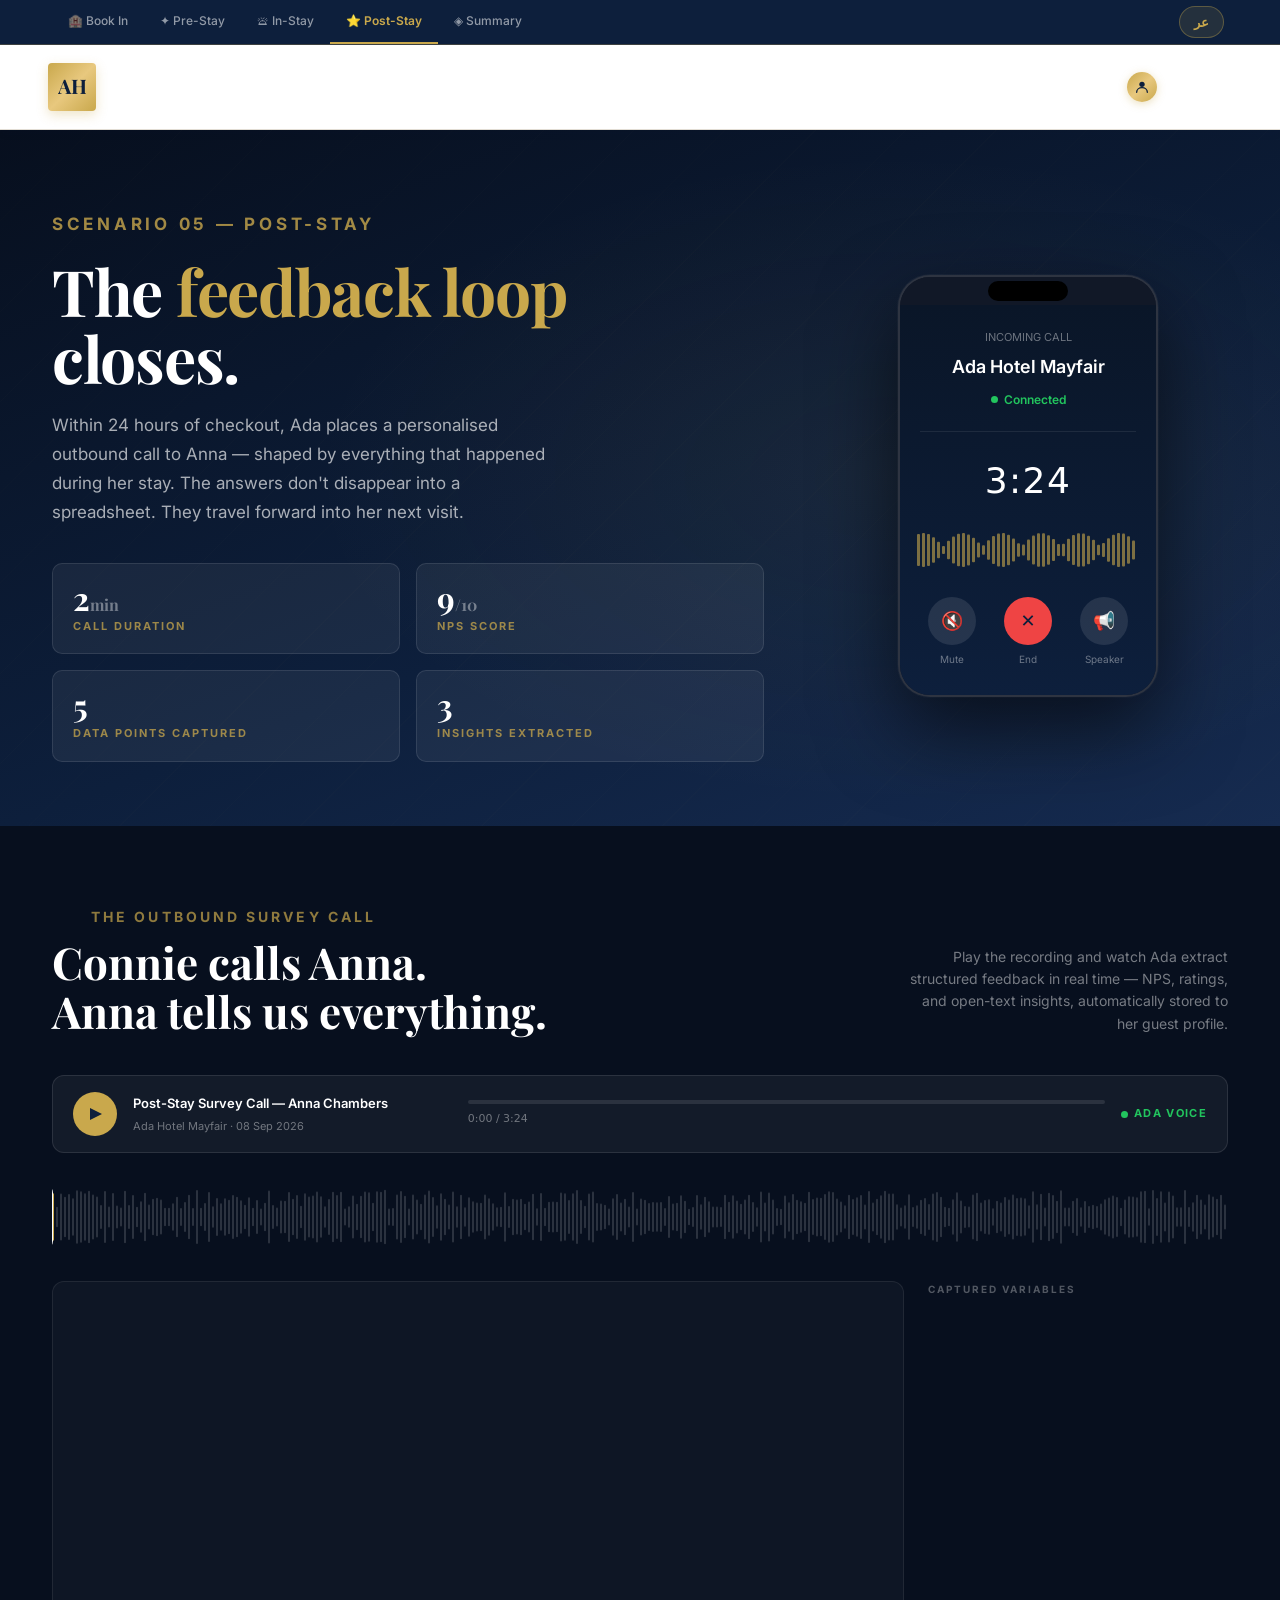
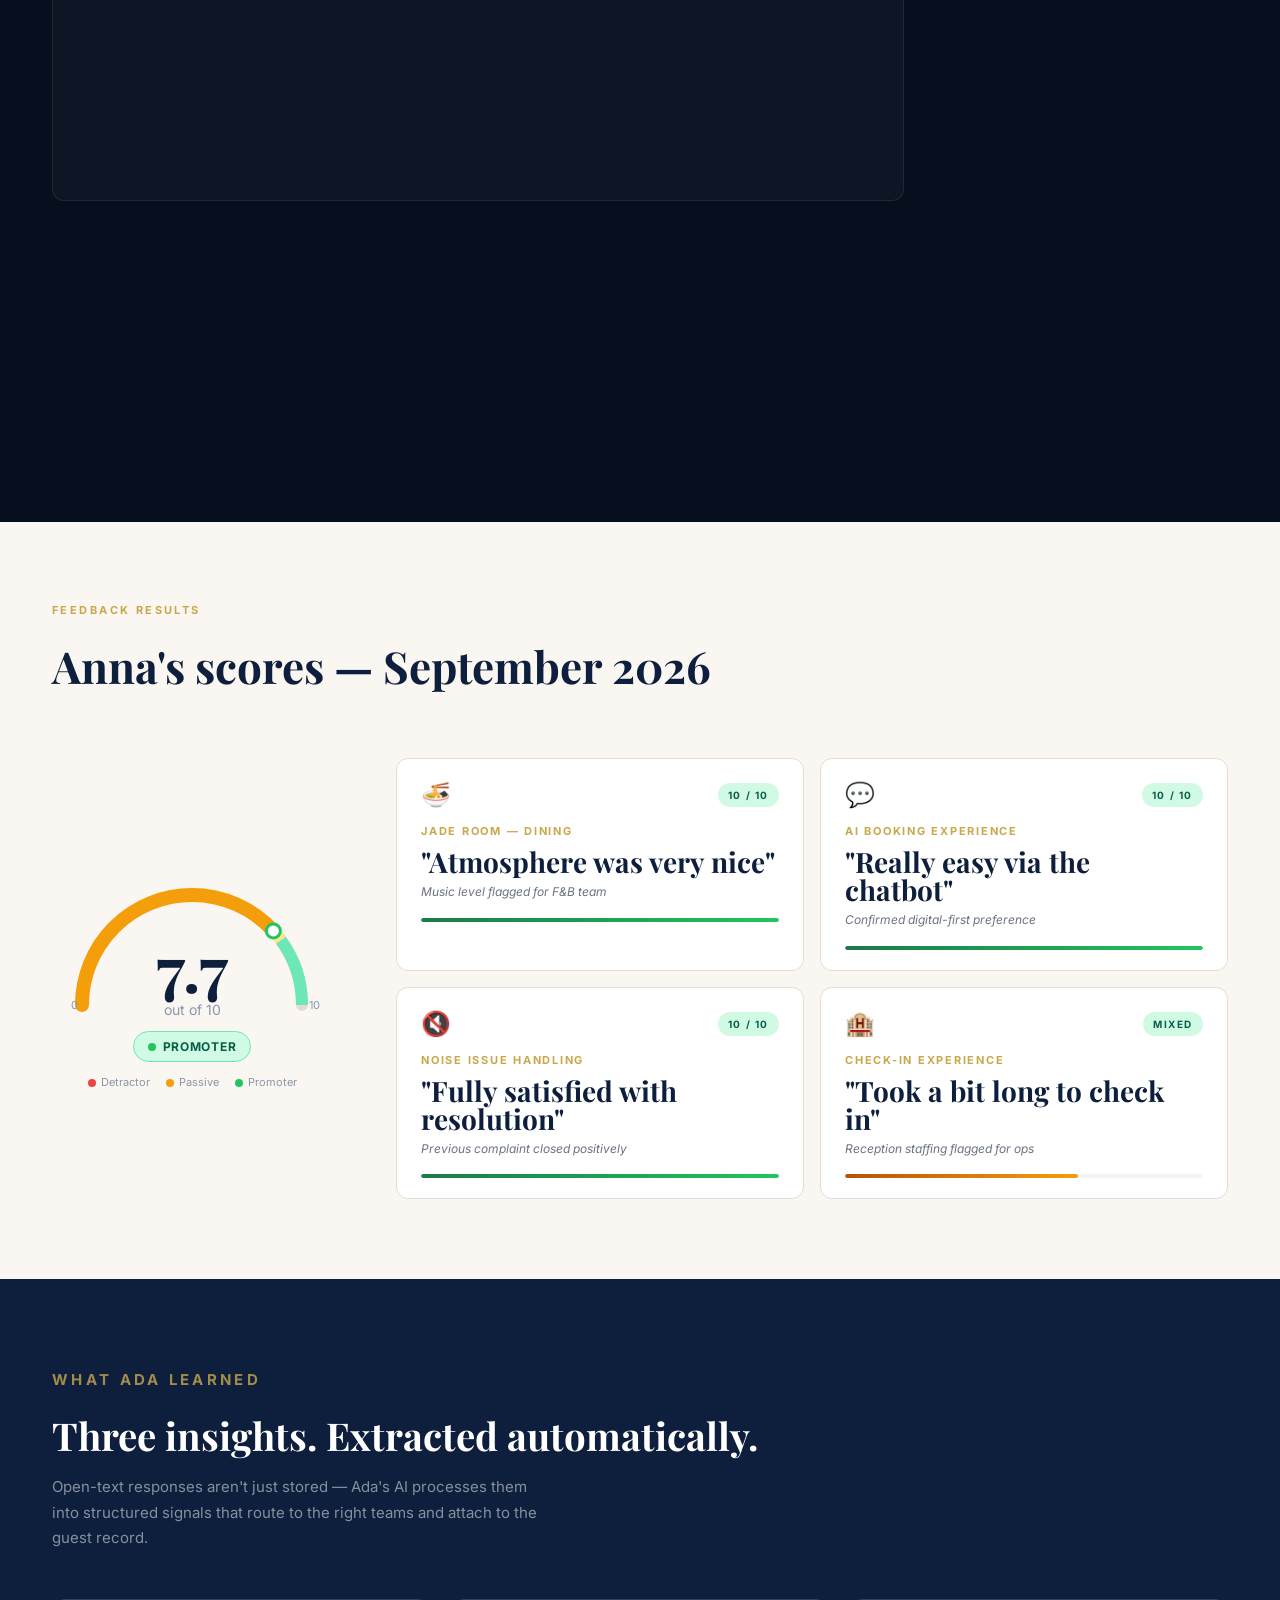
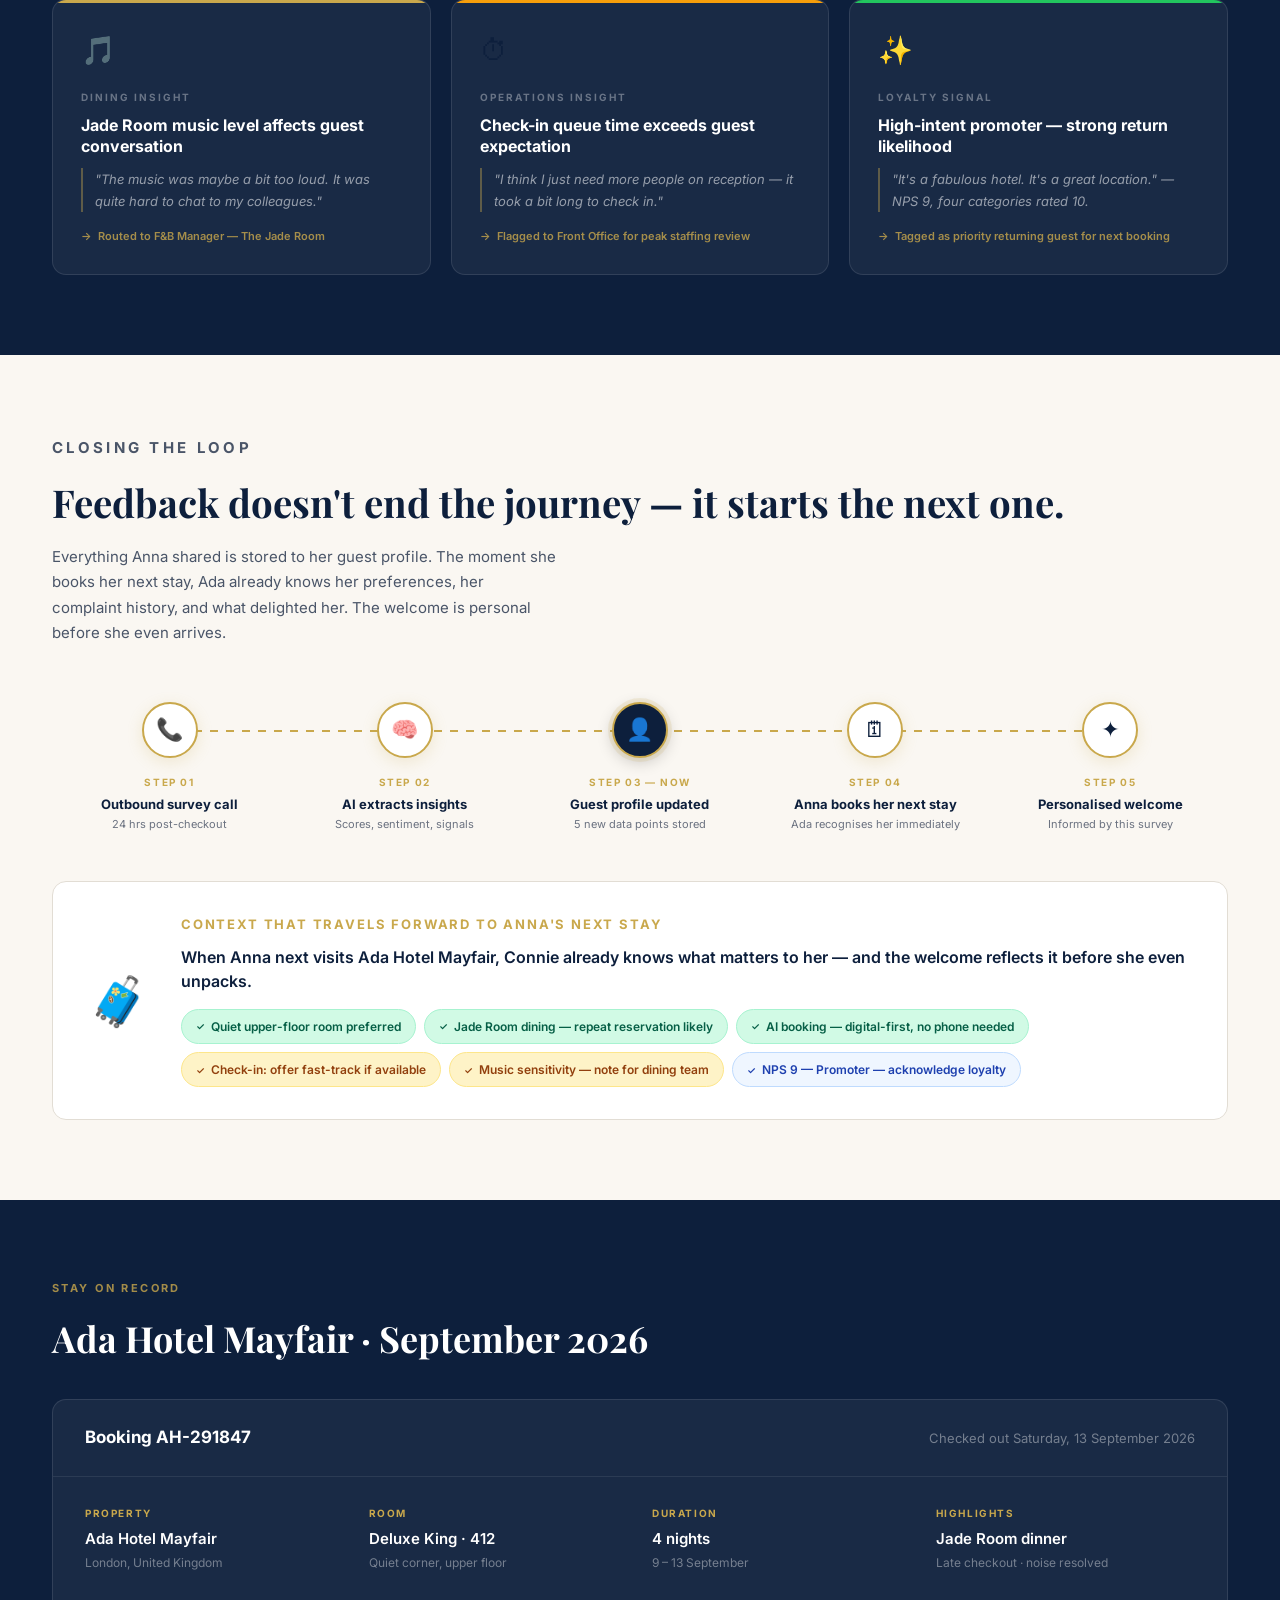
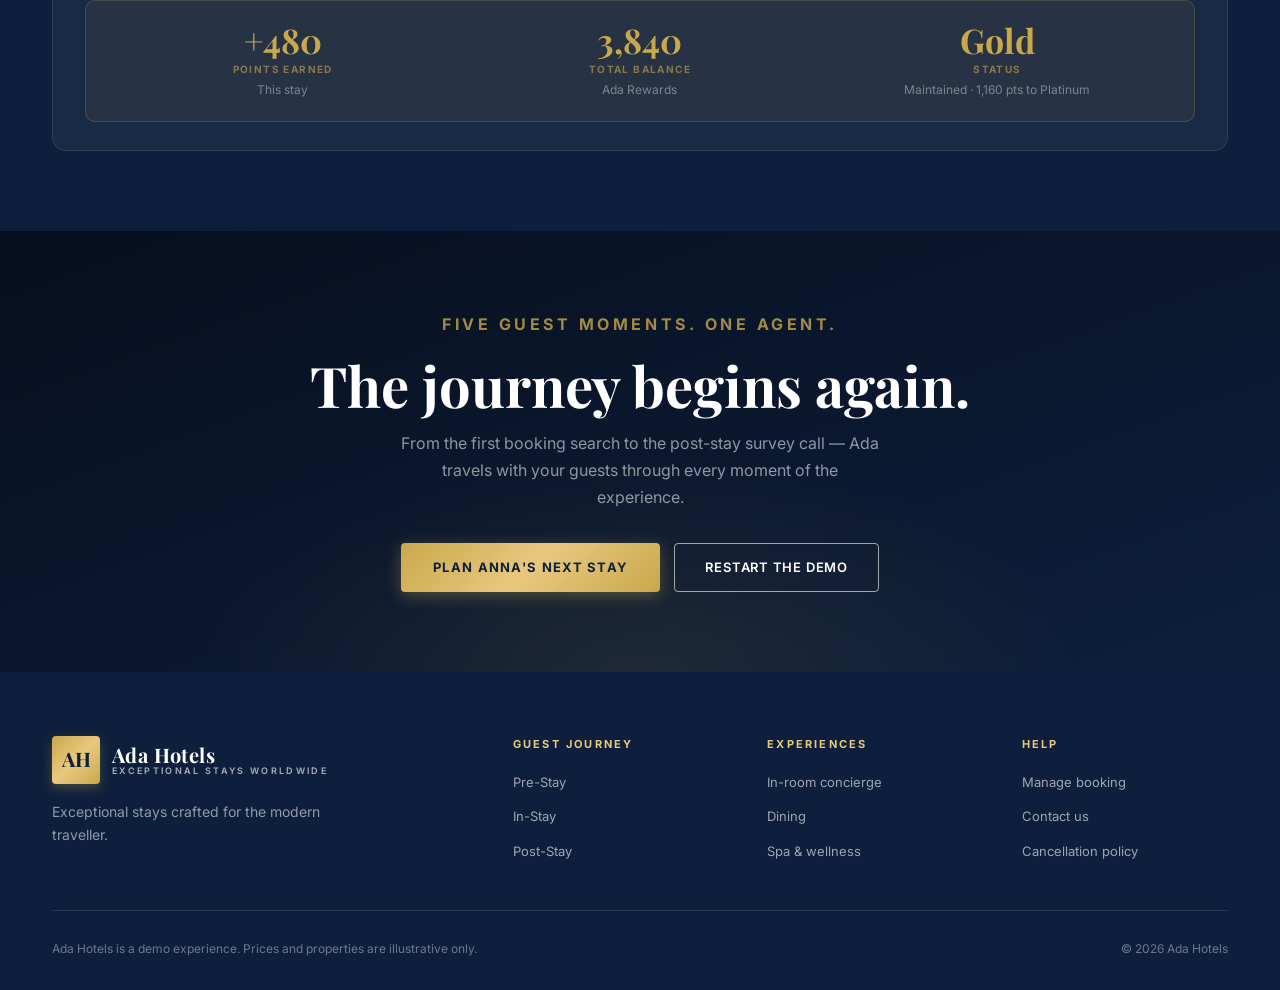
<file: post-stay.html>
<!DOCTYPE html>
<html lang="en-GB">
<head>
<meta charset="UTF-8">
<meta name="viewport" content="width=device-width, initial-scale=1.0">
<title>Ada Hotels — Post-Stay</title>
<link rel="stylesheet" href="ada-hotels.css">
<link rel="stylesheet" href="ada-hotels-ar.css">
<style>
/* ── Demo nav ─────────────────────────────────────────────── */
.demo-nav-bar {
  background: #0D1F3C; border-bottom: 1px solid rgba(201,168,76,0.25);
  position: sticky; top: 0; z-index: 200;
}
.demo-nav-row {
  display: flex; align-items: center; max-width: 1240px;
  margin: 0 auto; padding: 0 32px; overflow-x: auto; scrollbar-width: none;
}
.demo-nav-row::-webkit-scrollbar { display: none; }
.demo-nav-tab {
  display: flex; align-items: center; gap: 6px; padding: 0 16px;
  font-size: 12px; font-weight: 500; color: rgba(255,255,255,0.55);
  text-decoration: none; white-space: nowrap; line-height: 42px;
  border-bottom: 2px solid transparent; transition: color 150ms, border-color 150ms;
}
.demo-nav-tab:hover { color: rgba(255,255,255,0.85); }
.demo-nav-tab.active { color: #C9A84C; border-bottom-color: #C9A84C; font-weight: 600; }

.lang-toggle { margin-left: auto; display: flex; align-items: center; padding: 0 4px; }
.lang-btn { display: inline-flex; align-items: center; padding: 5px 14px; background: rgba(201,168,76,0.12); border: 1px solid rgba(201,168,76,0.35); border-radius: 999px; font-size: 13px; font-weight: 700; color: #C9A84C; text-decoration: none; transition: background 150ms; }
.lang-btn:hover { background: rgba(201,168,76,0.22); }

/* ══════════════════════════════════════════════════════════
   HERO
══════════════════════════════════════════════════════════ */
.ps-hero {
  background: linear-gradient(160deg, #070F1E 0%, #0D1F3C 60%, #162B50 100%);
  padding: 80px 0 64px;
  position: relative;
  overflow: hidden;
}
.ps-hero::before {
  content: '';
  position: absolute; inset: 0;
  background:
    radial-gradient(ellipse 900px 500px at 70% 50%, rgba(201,168,76,0.07) 0%, transparent 65%),
    repeating-linear-gradient(135deg, rgba(201,168,76,0.012) 0, rgba(201,168,76,0.012) 1px, transparent 1px, transparent 64px);
}
.ps-hero-inner {
  position: relative; z-index: 1;
  display: grid; grid-template-columns: 1fr 400px; gap: 64px; align-items: center;
}
.ps-hero-text .eyebrow { color: rgba(201,168,76,0.8); margin-bottom: 18px; }
.ps-hero-text h1 {
  font-family: 'Playfair Display', serif;
  font-size: clamp(36px,5vw,64px); font-weight: 700; color: #fff;
  line-height: 1.05; margin-bottom: 20px; letter-spacing: -0.02em;
}
.ps-hero-text h1 em { font-style: normal; color: #C9A84C; }
.ps-hero-text p { font-size: 17px; color: rgba(255,255,255,0.65); max-width: 46ch; line-height: 1.7; }
.ps-hero-stats {
  display: grid; grid-template-columns: 1fr 1fr; gap: 16px; margin-top: 36px;
}
.ps-hero-stat {
  background: rgba(255,255,255,0.06); border: 1px solid rgba(255,255,255,0.1);
  border-radius: 10px; padding: 18px 20px;
}
.ps-hero-stat-val {
  font-family: 'Playfair Display', serif;
  font-size: 32px; font-weight: 700; color: #fff; line-height: 1; margin-bottom: 4px;
  font-variant-numeric: tabular-nums;
}
.ps-hero-stat-val span { font-size: 16px; color: rgba(255,255,255,0.4); }
.ps-hero-stat-lbl { font-size: 11px; font-weight: 700; letter-spacing: 0.18em; text-transform: uppercase; color: rgba(201,168,76,0.75); }

/* Phone illustration in hero */
.ps-hero-phone {
  display: flex; align-items: center; justify-content: center;
}
.phone-frame {
  width: 260px; background: #111827;
  border-radius: 32px; border: 2px solid rgba(255,255,255,0.12);
  box-shadow: 0 32px 80px rgba(0,0,0,0.6), 0 0 0 1px rgba(255,255,255,0.04);
  overflow: hidden; position: relative;
}
.phone-notch {
  background: #111827; height: 28px; display: flex; align-items: center; justify-content: center;
}
.phone-notch-pill {
  width: 80px; height: 20px; background: #000; border-radius: 10px;
}
.phone-screen {
  background: linear-gradient(180deg, #0A1628 0%, #0D1F3C 100%);
  padding: 24px 20px 28px;
}
.phone-call-header { text-align: center; padding-bottom: 20px; border-bottom: 1px solid rgba(255,255,255,0.08); }
.phone-caller { font-size: 11px; color: rgba(255,255,255,0.4); margin-bottom: 6px; }
.phone-caller-name { font-size: 18px; font-weight: 600; color: #fff; margin-bottom: 4px; }
.phone-call-status {
  display: inline-flex; align-items: center; gap: 6px;
  font-size: 12px; color: #22C55E; font-weight: 600;
}
.phone-call-dot {
  width: 7px; height: 7px; background: #22C55E; border-radius: 50%;
  animation: pulse-dot 1.5s ease-in-out infinite;
}
@keyframes pulse-dot {
  0%, 100% { opacity: 1; transform: scale(1); }
  50% { opacity: 0.5; transform: scale(0.7); }
}
.phone-timer {
  text-align: center; font-size: 36px; font-weight: 300; color: #fff;
  font-variant-numeric: tabular-nums; margin: 20px 0;
  font-family: system-ui, sans-serif; letter-spacing: 0.04em;
}
.phone-waveform-small {
  height: 40px; overflow: hidden; margin: 0 -4px;
}
.phone-btns {
  display: grid; grid-template-columns: 1fr 1fr 1fr; gap: 12px; margin-top: 20px;
}
.phone-btn {
  display: flex; flex-direction: column; align-items: center; gap: 6px;
}
.phone-btn-circle {
  width: 48px; height: 48px; border-radius: 50%; display: flex; align-items: center; justify-content: center;
  background: rgba(255,255,255,0.1); font-size: 18px;
}
.phone-btn-circle.red { background: #ef4444; }
.phone-btn-circle.green { background: #22c55e; }
.phone-btn-lbl { font-size: 10px; color: rgba(255,255,255,0.4); }

/* ══════════════════════════════════════════════════════════
   CALL PLAYER
══════════════════════════════════════════════════════════ */
.call-section {
  background: #070F1E;
  padding: 80px 0;
}
.call-section-head {
  display: flex; align-items: flex-end; justify-content: space-between;
  margin-bottom: 40px; gap: 24px; flex-wrap: wrap;
}
.call-section-head h2 {
  font-family: 'Playfair Display', serif;
  font-size: clamp(28px,3.5vw,44px); font-weight: 700; color: #fff; line-height: 1.1;
}
.call-section-head p { font-size: 14px; color: rgba(255,255,255,0.45); max-width: 36ch; text-align: right; line-height: 1.6; }

/* Audio player bar */
.audio-bar {
  background: rgba(255,255,255,0.05); border: 1px solid rgba(255,255,255,0.1);
  border-radius: 12px; padding: 16px 20px;
  display: flex; align-items: center; gap: 16px; margin-bottom: 32px;
}
.audio-play-btn {
  width: 44px; height: 44px; border-radius: 50%; flex-shrink: 0;
  background: #C9A84C; border: none; cursor: pointer;
  display: flex; align-items: center; justify-content: center;
  transition: filter 150ms, transform 150ms; font-size: 16px;
}
.audio-play-btn:hover { filter: brightness(1.1); transform: scale(1.05); }
.audio-play-btn svg { width: 16px; height: 16px; fill: #0D1F3C; }
.audio-bar-info { flex: 1; min-width: 0; }
.audio-bar-title { font-size: 13px; font-weight: 600; color: #fff; margin-bottom: 4px; }
.audio-bar-sub { font-size: 11px; color: rgba(255,255,255,0.4); }
.audio-progress-wrap { flex: 2; display: flex; flex-direction: column; gap: 6px; }
.audio-progress-track {
  height: 4px; background: rgba(255,255,255,0.1); border-radius: 2px; cursor: pointer; position: relative;
}
.audio-progress-fill {
  height: 100%; background: #C9A84C; border-radius: 2px; width: 0%;
  transition: width 0.5s linear; pointer-events: none;
}
.audio-time {
  font-size: 11px; color: rgba(255,255,255,0.4); font-variant-numeric: tabular-nums;
  font-family: system-ui, sans-serif;
}
.audio-live-badge {
  flex-shrink: 0; display: flex; align-items: center; gap: 6px;
  font-size: 11px; font-weight: 700; letter-spacing: 0.12em; text-transform: uppercase;
  color: #22C55E;
}
.audio-live-dot {
  width: 7px; height: 7px; background: #22C55E; border-radius: 50%;
  animation: pulse-dot 1.5s ease-in-out infinite;
}

/* Waveform canvas */
.waveform-wrap {
  height: 64px; margin-bottom: 32px; position: relative; cursor: pointer;
}
#waveformCanvas {
  width: 100%; height: 100%; border-radius: 8px;
}

/* Transcript + captures layout */
.call-body {
  display: grid; grid-template-columns: 1fr 300px; gap: 24px; align-items: start;
}
.transcript-scroll {
  background: rgba(255,255,255,0.03); border: 1px solid rgba(255,255,255,0.08);
  border-radius: 12px; padding: 24px;
  max-height: 520px; overflow-y: auto; scroll-behavior: smooth;
}
.transcript-scroll::-webkit-scrollbar { width: 4px; }
.transcript-scroll::-webkit-scrollbar-track { background: transparent; }
.transcript-scroll::-webkit-scrollbar-thumb { background: rgba(255,255,255,0.15); border-radius: 2px; }

.t-msg {
  display: flex; gap: 12px; margin-bottom: 20px; opacity: 0;
  transform: translateY(8px);
  transition: opacity 400ms ease, transform 400ms ease;
}
.t-msg.visible { opacity: 1; transform: none; }
.t-msg.t-ada { flex-direction: row; }
.t-msg.t-anna { flex-direction: row-reverse; }

.t-avatar {
  width: 32px; height: 32px; border-radius: 50%; flex-shrink: 0;
  display: flex; align-items: center; justify-content: center;
  font-size: 12px; font-weight: 700; margin-top: 2px;
}
.t-msg.t-ada .t-avatar { background: rgba(201,168,76,0.2); color: #C9A84C; }
.t-msg.t-anna .t-avatar { background: rgba(255,255,255,0.1); color: rgba(255,255,255,0.6); }

.t-content { max-width: 82%; }
.t-meta {
  font-size: 10px; color: rgba(255,255,255,0.3); margin-bottom: 5px;
  font-variant-numeric: tabular-nums;
}
.t-msg.t-anna .t-meta { text-align: right; }
.t-bubble {
  font-size: 14px; line-height: 1.65; padding: 12px 16px; border-radius: 14px;
}
.t-msg.t-ada .t-bubble {
  background: rgba(255,255,255,0.07); color: rgba(255,255,255,0.85);
  border-top-left-radius: 4px;
}
.t-msg.t-anna .t-bubble {
  background: rgba(201,168,76,0.15); color: rgba(255,255,255,0.9);
  border-top-right-radius: 4px; text-align: right;
}

/* Capture sidebar */
.captures-panel {
  display: flex; flex-direction: column; gap: 12px; position: sticky; top: 24px;
}
.captures-panel-head {
  font-size: 10px; font-weight: 700; letter-spacing: 0.2em; text-transform: uppercase;
  color: rgba(255,255,255,0.3); margin-bottom: 4px;
}
.capture-card {
  background: rgba(255,255,255,0.04); border: 1px solid rgba(255,255,255,0.1);
  border-radius: 10px; padding: 14px 16px;
  opacity: 0; transform: translateX(12px);
  transition: opacity 400ms ease, transform 400ms ease;
}
.capture-card.visible { opacity: 1; transform: none; }
.capture-card.c-green { border-left: 3px solid #22C55E; }
.capture-card.c-gold { border-left: 3px solid #C9A84C; }
.capture-label {
  font-size: 10px; font-weight: 700; letter-spacing: 0.14em; text-transform: uppercase;
  color: rgba(255,255,255,0.4); margin-bottom: 6px;
}
.capture-value {
  font-family: 'Playfair Display', serif;
  font-size: 22px; font-weight: 700; color: #fff; line-height: 1; margin-bottom: 4px;
}
.capture-card.c-green .capture-value { color: #4ADE80; }
.capture-card.c-gold .capture-value { font-size: 14px; color: #F5C842; line-height: 1.4; }
.capture-quote {
  font-size: 11px; color: rgba(255,255,255,0.4); font-style: italic; line-height: 1.5;
}

/* ══════════════════════════════════════════════════════════
   SURVEY SCORES
══════════════════════════════════════════════════════════ */
.scores-section {
  background: #FAF7F2; padding: 80px 0;
}
.scores-head { margin-bottom: 56px; }
.scores-head .eyebrow { margin-bottom: 12px; }
.scores-head h2 {
  font-family: 'Playfair Display', serif;
  font-size: clamp(28px,3.5vw,44px); font-weight: 700; color: #0D1F3C;
}
.scores-layout {
  display: grid; grid-template-columns: auto 1fr; gap: 64px; align-items: center;
}

/* NPS dial */
.nps-dial-wrap {
  display: flex; flex-direction: column; align-items: center; gap: 0;
  flex-shrink: 0;
}
.nps-dial {
  width: 280px; height: 156px; position: relative;
}
#npsCanvas { width: 100%; height: 100%; }
.nps-center {
  position: absolute; bottom: 0; left: 50%; transform: translateX(-50%);
  text-align: center;
}
.nps-number {
  font-family: 'Playfair Display', serif;
  font-size: 64px; font-weight: 700; color: #0D1F3C; line-height: 1;
  font-variant-numeric: tabular-nums;
}
.nps-denom { font-size: 20px; font-weight: 400; color: #8A96A8; }
.nps-badge {
  display: inline-flex; align-items: center; gap: 7px; margin-top: 10px;
  background: #D1FAE5; border: 1px solid #6EE7B7; border-radius: 20px;
  padding: 5px 14px; font-size: 12px; font-weight: 700; color: #065F46;
  letter-spacing: 0.06em; text-transform: uppercase;
}
.nps-badge::before { content: ''; display: block; width: 8px; height: 8px; background: #22C55E; border-radius: 50%; }
.nps-zones {
  display: flex; gap: 16px; margin-top: 16px; font-size: 11px; color: #8A96A8;
}
.nps-zone { display: flex; align-items: center; gap: 5px; }
.nps-zone-dot { width: 8px; height: 8px; border-radius: 50%; flex-shrink: 0; }

/* Score tiles */
.score-tiles { display: grid; grid-template-columns: 1fr 1fr; gap: 16px; }
.score-tile {
  background: #fff; border: 1px solid #E2DDD4; border-radius: 12px;
  padding: 24px 24px 20px; overflow: hidden; position: relative;
}
.score-tile-header { display: flex; align-items: flex-start; justify-content: space-between; margin-bottom: 16px; }
.score-tile-icon { font-size: 24px; line-height: 1; }
.score-tile-tag {
  font-size: 10px; font-weight: 700; letter-spacing: 0.16em; text-transform: uppercase;
  background: #D1FAE5; color: #065F46; padding: 4px 10px; border-radius: 12px;
}
.score-tile-lbl {
  font-size: 11px; font-weight: 700; letter-spacing: 0.16em; text-transform: uppercase;
  color: #C9A84C; margin-bottom: 8px;
}
.score-tile-val {
  font-family: 'Playfair Display', serif;
  font-size: 40px; font-weight: 700; color: #0D1F3C; line-height: 1;
  font-variant-numeric: tabular-nums; margin-bottom: 4px;
}
.score-tile-val span { font-size: 18px; font-weight: 400; color: #8A96A8; }
.score-tile-note { font-size: 12px; color: #6B7280; margin-top: 6px; font-style: italic; }
.score-bar-track {
  height: 4px; background: #F3F4F6; border-radius: 2px; margin-top: 16px; overflow: hidden;
}
.score-bar-fill {
  height: 100%; background: linear-gradient(90deg, #1B7A4A, #22C55E); border-radius: 2px;
  width: 0%; transition: width 1.2s cubic-bezier(0.25,0,0,1);
}

/* ══════════════════════════════════════════════════════════
   INSIGHTS
══════════════════════════════════════════════════════════ */
.insights-section { background: #0D1F3C; padding: 80px 0; }
.insights-head { margin-bottom: 48px; }
.insights-head .eyebrow { color: rgba(201,168,76,0.8); margin-bottom: 12px; }
.insights-head h2 {
  font-family: 'Playfair Display', serif;
  font-size: clamp(26px,3vw,40px); font-weight: 700; color: #fff;
}
.insights-head p { font-size: 15px; color: rgba(255,255,255,0.5); max-width: 56ch; margin-top: 8px; line-height: 1.7; }

.insights-grid { display: grid; grid-template-columns: repeat(3, 1fr); gap: 20px; }
.insight-card {
  background: rgba(255,255,255,0.05); border: 1px solid rgba(255,255,255,0.1);
  border-radius: 14px; padding: 28px; position: relative; overflow: hidden;
}
.insight-card::before {
  content: ''; position: absolute; top: 0; left: 0; right: 0; height: 3px;
}
.insight-card.ic-note::before { background: #C9A84C; }
.insight-card.ic-flag::before { background: #F59E0B; }
.insight-card.ic-star::before { background: #22C55E; }
.insight-icon { font-size: 28px; margin-bottom: 16px; }
.insight-type {
  font-size: 10px; font-weight: 700; letter-spacing: 0.2em; text-transform: uppercase;
  color: rgba(255,255,255,0.35); margin-bottom: 10px;
}
.insight-title { font-size: 16px; font-weight: 700; color: #fff; margin-bottom: 10px; line-height: 1.35; }
.insight-quote {
  font-size: 13px; color: rgba(255,255,255,0.55); line-height: 1.7; font-style: italic;
  border-left: 2px solid rgba(201,168,76,0.4); padding-left: 12px; margin-bottom: 16px;
}
.insight-action {
  font-size: 11px; font-weight: 600; color: rgba(201,168,76,0.8);
  display: flex; align-items: center; gap: 6px;
}
.insight-action::before {
  content: '→'; font-style: normal;
}

/* ══════════════════════════════════════════════════════════
   JOURNEY LOOP
══════════════════════════════════════════════════════════ */
.loop-section { background: #FAF7F2; padding: 80px 0; }
.loop-head { margin-bottom: 56px; }
.loop-head .eyebrow { margin-bottom: 12px; }
.loop-head h2 {
  font-family: 'Playfair Display', serif;
  font-size: clamp(26px,3vw,40px); font-weight: 700; color: #0D1F3C; margin-bottom: 10px;
}
.loop-head p { font-size: 15px; color: #4A5568; max-width: 56ch; line-height: 1.7; }

.journey-timeline {
  display: grid; grid-template-columns: repeat(5, 1fr); gap: 0;
  position: relative; margin-bottom: 48px;
}
.journey-timeline::before {
  content: '';
  position: absolute; top: 28px; left: calc(10% + 8px); right: calc(10% + 8px); height: 2px;
  background: repeating-linear-gradient(90deg, #C9A84C 0, #C9A84C 8px, transparent 8px, transparent 16px);
  z-index: 0;
}
.journey-node { display: flex; flex-direction: column; align-items: center; text-align: center; position: relative; z-index: 1; padding: 0 8px; }
.journey-icon-wrap {
  width: 56px; height: 56px; border-radius: 50%;
  border: 2px solid #C9A84C; background: #fff;
  display: flex; align-items: center; justify-content: center;
  font-size: 22px; margin-bottom: 16px; position: relative;
  box-shadow: 0 4px 16px rgba(201,168,76,0.2);
}
.journey-icon-wrap.active {
  background: #0D1F3C; border-color: #C9A84C;
  box-shadow: 0 0 0 4px rgba(201,168,76,0.15), 0 4px 16px rgba(0,0,0,0.2);
}
.journey-step-lbl {
  font-size: 10px; font-weight: 700; letter-spacing: 0.16em; text-transform: uppercase;
  color: #C9A84C; margin-bottom: 6px;
}
.journey-step-title { font-size: 13px; font-weight: 700; color: #0D1F3C; margin-bottom: 4px; line-height: 1.3; }
.journey-step-sub { font-size: 11px; color: #6B7280; line-height: 1.5; }

/* Context carried forward */
.context-forward {
  background: #fff; border: 1px solid #E2DDD4; border-radius: 14px; padding: 32px 36px;
  display: grid; grid-template-columns: auto 1fr; gap: 32px; align-items: center;
}
.cf-icon { font-size: 48px; line-height: 1; }
.cf-content {}
.cf-title { font-size: 13px; font-weight: 700; letter-spacing: 0.14em; text-transform: uppercase; color: #C9A84C; margin-bottom: 10px; }
.cf-lead { font-size: 16px; font-weight: 600; color: #0D1F3C; margin-bottom: 16px; line-height: 1.5; }
.cf-tags { display: flex; flex-wrap: wrap; gap: 8px; }
.cf-tag {
  display: flex; align-items: center; gap: 6px;
  padding: 7px 14px; border-radius: 20px; font-size: 12px; font-weight: 600;
}
.cf-tag.green { background: #D1FAE5; color: #065F46; border: 1px solid #A7F3D0; }
.cf-tag.gold { background: #FEF3C7; color: #92400E; border: 1px solid #FDE68A; }
.cf-tag.navy { background: #EFF6FF; color: #1E40AF; border: 1px solid #BFDBFE; }
.cf-tag::before { content: '✓'; font-size: 10px; }

/* ══════════════════════════════════════════════════════════
   STAY SUMMARY (existing, refined)
══════════════════════════════════════════════════════════ */
.stay-section { background: #0D1F3C; padding: 80px 0; }
.stay-section .eyebrow { color: rgba(201,168,76,0.8); margin-bottom: 12px; }
.stay-section h2 {
  font-family: 'Playfair Display', serif;
  font-size: clamp(24px,3vw,36px); font-weight: 700; color: #fff; margin-bottom: 32px;
}
.stay-card {
  background: rgba(255,255,255,0.05); border: 1px solid rgba(255,255,255,0.1);
  border-radius: 14px; overflow: hidden;
}
.stay-card-head {
  padding: 24px 32px; display: flex; align-items: center; justify-content: space-between;
  border-bottom: 1px solid rgba(255,255,255,0.08); flex-wrap: wrap; gap: 12px;
}
.stay-card-head h3 { font-size: 17px; font-weight: 700; color: #fff; }
.stay-card-head span { font-size: 13px; color: rgba(255,255,255,0.4); }
.stay-card-body { padding: 28px 32px; }
.stay-grid { display: grid; grid-template-columns: repeat(4, 1fr); gap: 24px; margin-bottom: 28px; }
.stay-item {}
.stay-lbl { font-size: 10px; font-weight: 700; letter-spacing: 0.16em; text-transform: uppercase; color: #C9A84C; margin-bottom: 6px; }
.stay-val { font-size: 15px; font-weight: 600; color: #fff; }
.stay-sub { font-size: 12px; color: rgba(255,255,255,0.4); margin-top: 2px; }
.loyalty-row {
  display: grid; grid-template-columns: repeat(3, 1fr); gap: 20px;
  background: rgba(201,168,76,0.08); border: 1px solid rgba(201,168,76,0.2);
  border-radius: 10px; padding: 22px 28px;
}
.loy-item { text-align: center; }
.loy-number {
  font-family: 'Playfair Display', serif;
  font-size: 34px; font-weight: 700; color: #C9A84C; line-height: 1; margin-bottom: 4px;
}
.loy-lbl { font-size: 10px; font-weight: 700; letter-spacing: 0.14em; text-transform: uppercase; color: rgba(201,168,76,0.6); }
.loy-sub { font-size: 12px; color: rgba(255,255,255,0.4); margin-top: 3px; }

/* ══════════════════════════════════════════════════════════
   LOOP CTA
══════════════════════════════════════════════════════════ */
.final-cta {
  background: linear-gradient(160deg, #070F1E 0%, #0D1F3C 100%);
  padding: 80px 0; text-align: center; position: relative; overflow: hidden;
}
.final-cta::before {
  content: '';
  position: absolute; inset: 0;
  background: radial-gradient(ellipse 800px 400px at 50% 100%, rgba(201,168,76,0.1) 0%, transparent 55%);
}
.final-cta-inner { position: relative; z-index: 1; }
.final-cta .eyebrow { color: rgba(201,168,76,0.8); margin-bottom: 16px; }
.final-cta h2 {
  font-family: 'Playfair Display', serif;
  font-size: clamp(32px,4.5vw,56px); font-weight: 700; color: #fff;
  margin-bottom: 14px; line-height: 1.1;
}
.final-cta p { font-size: 16px; color: rgba(255,255,255,0.55); max-width: 48ch; margin: 0 auto 32px; line-height: 1.7; }
.final-cta-btns { display: flex; gap: 14px; justify-content: center; flex-wrap: wrap; }

/* ── Responsive ───────────────────────────────────────────── */
@media (max-width: 1024px) {
  .ps-hero-inner { grid-template-columns: 1fr; }
  .ps-hero-phone { display: none; }
  .scores-layout { grid-template-columns: 1fr; }
  .nps-dial-wrap { flex-direction: row; align-items: center; gap: 32px; justify-content: center; }
  .journey-timeline { grid-template-columns: 1fr; gap: 20px; }
  .journey-timeline::before { display: none; }
  .journey-node { flex-direction: row; text-align: left; gap: 16px; }
  .journey-icon-wrap { flex-shrink: 0; margin-bottom: 0; }
  .insights-grid { grid-template-columns: 1fr 1fr; }
  .stay-grid { grid-template-columns: 1fr 1fr; }
}
@media (max-width: 768px) {
  .call-body { grid-template-columns: 1fr; }
  .captures-panel { display: none; }
  .score-tiles { grid-template-columns: 1fr; }
  .insights-grid { grid-template-columns: 1fr; }
  .context-forward { grid-template-columns: 1fr; }
  .loyalty-row { grid-template-columns: 1fr; text-align: left; }
  .ps-hero-stats { grid-template-columns: 1fr 1fr; }
}
@media (max-width: 480px) {
  .stay-grid { grid-template-columns: 1fr 1fr; }
  .ps-hero-stats { grid-template-columns: 1fr; }
}
</style>
</head>
<body>

<script>
const HOTEL_CONFIG = {
  botHandle:    "ada-hotels-ai-agent-demo",
  hotelName:    "Ada Hotels",
  guestName:    "Anna",
  guestFull:    "Anna Chambers",
  bookingRef:   "AH-291847",
  property:     "Ada Hotel Mayfair, London",
  primaryColor: "#0D1F3C",
  accentColor:  "#C9A84C",
};
</script>

<!-- Demo nav -->
<nav class="demo-nav-bar">
  <div class="demo-nav-row">
    <a class="demo-nav-tab" href="index.html">🏨 Book In</a>
    <a class="demo-nav-tab" href="pre-stay.html">✦ Pre-Stay</a>
    <a class="demo-nav-tab" href="in-stay.html">🛎 In-Stay</a>
    <a class="demo-nav-tab active" href="post-stay.html">⭐ Post-Stay</a>
    <a class="demo-nav-tab" href="summary.html">◈ Summary</a>
    <div class="lang-toggle"><a class="lang-btn" href="ar/post-stay.html">عر</a></div>
  </div>
</nav>

<!-- Header -->
<header class="site-header solid">
  <a class="brand" href="index.html">
    <div class="brand-mark">
      <svg width="28" height="28" viewBox="0 0 28 28" fill="none">
        <text x="14" y="21" font-family="Playfair Display, serif" font-size="20" font-weight="700" fill="#0D1F3C" text-anchor="middle">AH</text>
      </svg>
    </div>
    <div class="brand-name-wrap">
      <span class="brand-title">Ada Hotels</span>
      <span class="brand-tag">Exceptional stays worldwide</span>
    </div>
  </a>
  <div class="header-actions">
    <div class="user-pill">
      <span class="user-avatar">
        <svg width="16" height="16" viewBox="0 0 24 24" fill="none">
          <circle cx="12" cy="8" r="4" fill="#0D1F3C"/>
          <path d="M4 20c0-4 3.6-7 8-7s8 3 8 7" stroke="#0D1F3C" stroke-width="2" stroke-linecap="round"/>
        </svg>
      </span>
      <span class="user-name">Anna C.</span>
    </div>
  </div>
</header>

<!-- ══ HERO ══════════════════════════════════════════════════ -->
<section class="ps-hero">
  <div class="wrap ps-hero-inner">
    <div class="ps-hero-text">
      <p class="eyebrow">Scenario 05 — Post-Stay</p>
      <h1>The <em>feedback loop</em> closes.</h1>
      <p>Within 24 hours of checkout, Ada places a personalised outbound call to Anna — shaped by everything that happened during her stay. The answers don't disappear into a spreadsheet. They travel forward into her next visit.</p>
      <div class="ps-hero-stats">
        <div class="ps-hero-stat">
          <div class="ps-hero-stat-val">2<span>min</span></div>
          <div class="ps-hero-stat-lbl">Call duration</div>
        </div>
        <div class="ps-hero-stat">
          <div class="ps-hero-stat-val">9<span>/10</span></div>
          <div class="ps-hero-stat-lbl">NPS score</div>
        </div>
        <div class="ps-hero-stat">
          <div class="ps-hero-stat-val">5</div>
          <div class="ps-hero-stat-lbl">Data points captured</div>
        </div>
        <div class="ps-hero-stat">
          <div class="ps-hero-stat-val">3</div>
          <div class="ps-hero-stat-lbl">Insights extracted</div>
        </div>
      </div>
    </div>
    <div class="ps-hero-phone">
      <div class="phone-frame">
        <div class="phone-notch"><div class="phone-notch-pill"></div></div>
        <div class="phone-screen">
          <div class="phone-call-header">
            <div class="phone-caller">INCOMING CALL</div>
            <div class="phone-caller-name">Ada Hotel Mayfair</div>
            <div class="phone-call-status"><div class="phone-call-dot"></div>Connected</div>
          </div>
          <div class="phone-timer" id="heroTimer">3:24</div>
          <canvas class="phone-waveform-small" id="heroWave" width="220" height="40"></canvas>
          <div class="phone-btns">
            <div class="phone-btn"><div class="phone-btn-circle">🔇</div><div class="phone-btn-lbl">Mute</div></div>
            <div class="phone-btn"><div class="phone-btn-circle red">✕</div><div class="phone-btn-lbl">End</div></div>
            <div class="phone-btn"><div class="phone-btn-circle">📢</div><div class="phone-btn-lbl">Speaker</div></div>
          </div>
        </div>
      </div>
    </div>
  </div>
</section>

<!-- ══ CALL PLAYER ════════════════════════════════════════════ -->
<section class="call-section">
  <div class="wrap">
    <div class="call-section-head">
      <div>
        <p class="eyebrow" style="color:rgba(201,168,76,0.7);margin-bottom:10px">The outbound survey call</p>
        <h2 style="color:#fff">Connie calls Anna.<br>Anna tells us everything.</h2>
      </div>
      <p>Play the recording and watch Ada extract structured feedback in real time — NPS, ratings, and open-text insights, automatically stored to her guest profile.</p>
    </div>

    <!-- Audio bar -->
    <div class="audio-bar">
      <button class="audio-play-btn" id="playBtn" onclick="togglePlay()">
        <svg id="playIcon" viewBox="0 0 16 16"><path d="M3 2l12 6-12 6z"/></svg>
      </button>
      <div class="audio-bar-info">
        <div class="audio-bar-title">Post-Stay Survey Call — Anna Chambers</div>
        <div class="audio-bar-sub">Ada Hotel Mayfair · 08 Sep 2026</div>
      </div>
      <div class="audio-progress-wrap">
        <div class="audio-progress-track" id="progressTrack" onclick="seekAudio(event)">
          <div class="audio-progress-fill" id="progressFill"></div>
        </div>
        <div class="audio-time" id="audioTime">0:00 / 3:24</div>
      </div>
      <div class="audio-live-badge"><div class="audio-live-dot"></div>Ada Voice</div>
    </div>

    <!-- Waveform -->
    <div class="waveform-wrap" onclick="seekFromWaveform(event)">
      <canvas id="waveformCanvas"></canvas>
    </div>

    <!-- Transcript + captures -->
    <div class="call-body">
      <div class="transcript-scroll" id="transcriptScroll"></div>
      <div class="captures-panel" id="capturesPanel">
        <div class="captures-panel-head">Captured variables</div>
      </div>
    </div>

    <audio id="callAudio" src="survey-call.wav" preload="metadata"></audio>
  </div>
</section>

<!-- ══ SURVEY SCORES ══════════════════════════════════════════ -->
<section class="scores-section">
  <div class="wrap">
    <div class="scores-head">
      <p class="eyebrow">Feedback results</p>
      <h2>Anna's scores — September 2026</h2>
    </div>
    <div class="scores-layout">
      <div class="nps-dial-wrap">
        <div class="nps-dial">
          <canvas id="npsCanvas" width="280" height="156"></canvas>
          <div class="nps-center">
            <div class="nps-number" id="npsNumber">—</div>
            <div style="display:flex;align-items:baseline;gap:4px;justify-content:center">
              <span style="font-size:14px;color:#8A96A8">out of 10</span>
            </div>
          </div>
        </div>
        <div class="nps-badge">Promoter</div>
        <div class="nps-zones" style="margin-top:12px">
          <div class="nps-zone"><div class="nps-zone-dot" style="background:#EF4444"></div>Detractor</div>
          <div class="nps-zone"><div class="nps-zone-dot" style="background:#F59E0B"></div>Passive</div>
          <div class="nps-zone"><div class="nps-zone-dot" style="background:#22C55E"></div>Promoter</div>
        </div>
      </div>

      <div class="score-tiles">
        <div class="score-tile">
          <div class="score-tile-header">
            <div class="score-tile-icon">🍜</div>
            <div class="score-tile-tag">10 / 10</div>
          </div>
          <div class="score-tile-lbl">Jade Room — Dining</div>
          <div class="score-tile-val" style="font-size:28px;margin-bottom:0">"Atmosphere was very nice"</div>
          <div class="score-tile-note">Music level flagged for F&B team</div>
          <div class="score-bar-track"><div class="score-bar-fill" data-width="100"></div></div>
        </div>
        <div class="score-tile">
          <div class="score-tile-header">
            <div class="score-tile-icon">💬</div>
            <div class="score-tile-tag">10 / 10</div>
          </div>
          <div class="score-tile-lbl">AI Booking Experience</div>
          <div class="score-tile-val" style="font-size:28px;margin-bottom:0">"Really easy via the chatbot"</div>
          <div class="score-tile-note">Confirmed digital-first preference</div>
          <div class="score-bar-track"><div class="score-bar-fill" data-width="100"></div></div>
        </div>
        <div class="score-tile">
          <div class="score-tile-header">
            <div class="score-tile-icon">🔇</div>
            <div class="score-tile-tag">10 / 10</div>
          </div>
          <div class="score-tile-lbl">Noise Issue Handling</div>
          <div class="score-tile-val" style="font-size:28px;margin-bottom:0">"Fully satisfied with resolution"</div>
          <div class="score-tile-note">Previous complaint closed positively</div>
          <div class="score-bar-track"><div class="score-bar-fill" data-width="100"></div></div>
        </div>
        <div class="score-tile">
          <div class="score-tile-header">
            <div class="score-tile-icon">🏨</div>
            <div class="score-tile-tag">Mixed</div>
          </div>
          <div class="score-tile-lbl">Check-in Experience</div>
          <div class="score-tile-val" style="font-size:28px;margin-bottom:0">"Took a bit long to check in"</div>
          <div class="score-tile-note">Reception staffing flagged for ops</div>
          <div class="score-bar-track"><div class="score-bar-fill" data-width="65" style="background:linear-gradient(90deg,#B45309,#F59E0B)"></div></div>
        </div>
      </div>
    </div>
  </div>
</section>

<!-- ══ INSIGHTS ═══════════════════════════════════════════════ -->
<section class="insights-section">
  <div class="wrap">
    <div class="insights-head">
      <p class="eyebrow">What Ada learned</p>
      <h2>Three insights. Extracted automatically.</h2>
      <p>Open-text responses aren't just stored — Ada's AI processes them into structured signals that route to the right teams and attach to the guest record.</p>
    </div>
    <div class="insights-grid">
      <div class="insight-card ic-note">
        <div class="insight-icon">🎵</div>
        <div class="insight-type">Dining Insight</div>
        <div class="insight-title">Jade Room music level affects guest conversation</div>
        <div class="insight-quote">"The music was maybe a bit too loud. It was quite hard to chat to my colleagues."</div>
        <div class="insight-action">Routed to F&B Manager — The Jade Room</div>
      </div>
      <div class="insight-card ic-flag">
        <div class="insight-icon">⏱</div>
        <div class="insight-type">Operations Insight</div>
        <div class="insight-title">Check-in queue time exceeds guest expectation</div>
        <div class="insight-quote">"I think I just need more people on reception — it took a bit long to check in."</div>
        <div class="insight-action">Flagged to Front Office for peak staffing review</div>
      </div>
      <div class="insight-card ic-star">
        <div class="insight-icon">✨</div>
        <div class="insight-type">Loyalty Signal</div>
        <div class="insight-title">High-intent promoter — strong return likelihood</div>
        <div class="insight-quote">"It's a fabulous hotel. It's a great location." — NPS 9, four categories rated 10.</div>
        <div class="insight-action">Tagged as priority returning guest for next booking</div>
      </div>
    </div>
  </div>
</section>

<!-- ══ JOURNEY LOOP ═══════════════════════════════════════════ -->
<section class="loop-section">
  <div class="wrap">
    <div class="loop-head">
      <p class="eyebrow">Closing the loop</p>
      <h2>Feedback doesn't end the journey — it starts the next one.</h2>
      <p>Everything Anna shared is stored to her guest profile. The moment she books her next stay, Ada already knows her preferences, her complaint history, and what delighted her. The welcome is personal before she even arrives.</p>
    </div>

    <div class="journey-timeline">
      <div class="journey-node">
        <div class="journey-icon-wrap">📞</div>
        <div>
          <div class="journey-step-lbl">Step 01</div>
          <div class="journey-step-title">Outbound survey call</div>
          <div class="journey-step-sub">24 hrs post-checkout</div>
        </div>
      </div>
      <div class="journey-node">
        <div class="journey-icon-wrap">🧠</div>
        <div>
          <div class="journey-step-lbl">Step 02</div>
          <div class="journey-step-title">AI extracts insights</div>
          <div class="journey-step-sub">Scores, sentiment, signals</div>
        </div>
      </div>
      <div class="journey-node">
        <div class="journey-icon-wrap active">👤</div>
        <div>
          <div class="journey-step-lbl">Step 03 — Now</div>
          <div class="journey-step-title">Guest profile updated</div>
          <div class="journey-step-sub">5 new data points stored</div>
        </div>
      </div>
      <div class="journey-node">
        <div class="journey-icon-wrap">🗓</div>
        <div>
          <div class="journey-step-lbl">Step 04</div>
          <div class="journey-step-title">Anna books her next stay</div>
          <div class="journey-step-sub">Ada recognises her immediately</div>
        </div>
      </div>
      <div class="journey-node">
        <div class="journey-icon-wrap">✦</div>
        <div>
          <div class="journey-step-lbl">Step 05</div>
          <div class="journey-step-title">Personalised welcome</div>
          <div class="journey-step-sub">Informed by this survey</div>
        </div>
      </div>
    </div>

    <div class="context-forward">
      <div class="cf-icon">🧳</div>
      <div class="cf-content">
        <div class="cf-title">Context that travels forward to Anna's next stay</div>
        <div class="cf-lead">When Anna next visits Ada Hotel Mayfair, Connie already knows what matters to her — and the welcome reflects it before she even unpacks.</div>
        <div class="cf-tags">
          <div class="cf-tag green">Quiet upper-floor room preferred</div>
          <div class="cf-tag green">Jade Room dining — repeat reservation likely</div>
          <div class="cf-tag green">AI booking — digital-first, no phone needed</div>
          <div class="cf-tag gold">Check-in: offer fast-track if available</div>
          <div class="cf-tag gold">Music sensitivity — note for dining team</div>
          <div class="cf-tag navy">NPS 9 — Promoter — acknowledge loyalty</div>
        </div>
      </div>
    </div>
  </div>
</section>

<!-- ══ STAY SUMMARY ═══════════════════════════════════════════ -->
<section class="stay-section">
  <div class="wrap">
    <p class="eyebrow">Stay on record</p>
    <h2>Ada Hotel Mayfair · September 2026</h2>
    <div class="stay-card">
      <div class="stay-card-head">
        <h3>Booking AH-291847</h3>
        <span>Checked out Saturday, 13 September 2026</span>
      </div>
      <div class="stay-card-body">
        <div class="stay-grid">
          <div class="stay-item">
            <div class="stay-lbl">Property</div>
            <div class="stay-val">Ada Hotel Mayfair</div>
            <div class="stay-sub">London, United Kingdom</div>
          </div>
          <div class="stay-item">
            <div class="stay-lbl">Room</div>
            <div class="stay-val">Deluxe King · 412</div>
            <div class="stay-sub">Quiet corner, upper floor</div>
          </div>
          <div class="stay-item">
            <div class="stay-lbl">Duration</div>
            <div class="stay-val">4 nights</div>
            <div class="stay-sub">9 – 13 September</div>
          </div>
          <div class="stay-item">
            <div class="stay-lbl">Highlights</div>
            <div class="stay-val">Jade Room dinner</div>
            <div class="stay-sub">Late checkout · noise resolved</div>
          </div>
        </div>
        <div class="loyalty-row">
          <div class="loy-item">
            <div class="loy-number">+480</div>
            <div class="loy-lbl">Points earned</div>
            <div class="loy-sub">This stay</div>
          </div>
          <div class="loy-item">
            <div class="loy-number">3,840</div>
            <div class="loy-lbl">Total balance</div>
            <div class="loy-sub">Ada Rewards</div>
          </div>
          <div class="loy-item">
            <div class="loy-number">Gold</div>
            <div class="loy-lbl">Status</div>
            <div class="loy-sub">Maintained · 1,160 pts to Platinum</div>
          </div>
        </div>
      </div>
    </div>
  </div>
</section>

<!-- ══ CTA ════════════════════════════════════════════════════ -->
<section class="final-cta">
  <div class="wrap">
    <div class="final-cta-inner">
      <p class="eyebrow">Five guest moments. One agent.</p>
      <h2>The journey begins again.</h2>
      <p>From the first booking search to the post-stay survey call — Ada travels with your guests through every moment of the experience.</p>
      <div class="final-cta-btns">
        <a class="btn-gold" href="index.html">Plan Anna's next stay</a>
        <a class="btn-outline-white" href="index.html">Restart the demo</a>
      </div>
    </div>
  </div>
</section>

<!-- Footer -->
<footer class="site-footer">
  <div class="wrap">
    <div class="footer-inner">
      <div class="footer-brand">
        <a class="brand" href="index.html" style="align-self:flex-start">
          <div class="brand-mark">
            <svg width="28" height="28" viewBox="0 0 28 28" fill="none">
              <text x="14" y="21" font-family="Playfair Display, serif" font-size="20" font-weight="700" fill="#0D1F3C" text-anchor="middle">AH</text>
            </svg>
          </div>
          <div class="brand-name-wrap">
            <span class="brand-title">Ada Hotels</span>
            <span class="brand-tag">Exceptional stays worldwide</span>
          </div>
        </a>
        <p>Exceptional stays crafted for the modern traveller.</p>
      </div>
      <div class="footer-col">
        <span class="footer-head">Guest Journey</span>
        <a href="pre-stay.html">Pre-Stay</a>
        <a href="in-stay.html">In-Stay</a>
        <a href="post-stay.html">Post-Stay</a>
      </div>
      <div class="footer-col">
        <span class="footer-head">Experiences</span>
        <a href="in-stay.html">In-room concierge</a>
        <a href="index.html">Dining</a>
        <a href="index.html">Spa &amp; wellness</a>
      </div>
      <div class="footer-col">
        <span class="footer-head">Help</span>
        <a href="index.html">Manage booking</a>
        <a href="index.html">Contact us</a>
        <a href="index.html">Cancellation policy</a>
      </div>
    </div>
    <div class="footer-legal">
      <span>Ada Hotels is a demo experience. Prices and properties are illustrative only.</span>
      <span>&copy; 2026 Ada Hotels</span>
    </div>
  </div>
</footer>

<script>
/* ──────────────────────────────────────────────────────────
   TRANSCRIPT DATA
   Times in seconds, taken from conversation segment data
─────────────────────────────────────────────────────────── */
const TRANSCRIPT = [
  { time: 0.6,   speaker: 'ada',  text: "Hi Anna, this is Connie from Ada Hotels. Thank you for your recent stay at Ada Hotel Mayfair. As a valued guest, your feedback is very important to us. Do you have two minutes to answer a few questions about your stay?" },
  { time: 15.8,  speaker: 'anna', text: "Uh, yeah. Sure." },
  { time: 17.6,  speaker: 'ada',  text: "Great, thank you. Let's begin the survey." },
  { time: 20.0,  speaker: 'ada',  text: "On a scale from zero to ten, how likely are you to recommend Ada Hotel Mayfair to a friend or colleague? Zero means not at all likely, ten means extremely likely." },
  { time: 32.0,  speaker: 'anna', text: "Nine.", capture: { type: 'green', label: 'NPS Score', value: '9 / 10', note: 'Promoter zone' } },
  { time: 33.4,  speaker: 'ada',  text: "How would you rate your dining experience at The Jade Room, from zero to ten?" },
  { time: 38.5,  speaker: 'anna', text: "Ten.", capture: { type: 'green', label: 'Jade Room Dining', value: '10 / 10', note: 'Perfect score' } },
  { time: 39.8,  speaker: 'ada',  text: "Thank you. Is there anything specific about The Jade Room you would like to highlight — what you loved, or anything we could improve?" },
  { time: 47.3,  speaker: 'anna', text: "I thought it's great. The atmosphere was very nice. The music was maybe a bit too loud — it was quite hard to chat to my colleagues.", capture: { type: 'gold', label: 'Dining insight', value: 'Music level flagged', note: '"Hard to chat to colleagues"' } },
  { time: 57.7,  speaker: 'ada',  text: "Thank you for sharing that. How straightforward was it to book your table and arrange your stay? Rate it zero to ten." },
  { time: 69.0,  speaker: 'anna', text: "Yeah. I used the AI chatbot and found it really easy." },
  { time: 75.6,  speaker: 'anna', text: "So a ten.", capture: { type: 'green', label: 'Booking Experience', value: '10 / 10', note: '"Really easy via chatbot"' } },
  { time: 77.3,  speaker: 'ada',  text: "What rating would you give the overall booking and stay arrangements, from zero to ten?" },
  { time: 83.4,  speaker: 'anna', text: "Ten.", capture: { type: 'green', label: 'Check-in & Arrangements', value: '10 / 10', note: 'Stay arrangements rated' } },
  { time: 84.4,  speaker: 'ada',  text: "Thank you. We also appreciate you raising the noise disruption during your previous stay. I'm pleased our team worked to resolve it, and we're grateful you brought it to our attention." },
  { time: 93.2,  speaker: 'ada',  text: "How would you rate how well we handled the noise issue — from zero to ten?" },
  { time: 103.6, speaker: 'anna', text: "Um, ten.", capture: { type: 'green', label: 'Noise Resolution', value: '10 / 10', note: 'Complaint closed positively' } },
  { time: 105.4, speaker: 'ada',  text: "Before we finish, is there anything else you particularly enjoyed about your stay, or anything we could do differently next time?" },
  { time: 112.7, speaker: 'anna', text: "No. It's a fabulous hotel, it's a great location. I think I just need more people on reception — it took a bit long to check in when I arrived.", capture: { type: 'gold', label: 'Ops insight', value: 'Check-in queue', note: '"Took a bit long to check in"' } },
  { time: 125.2, speaker: 'ada',  text: "Thank you very much for your time and thoughtful feedback. Our team will review your comments, and we would be delighted to welcome you back to Ada Hotel Mayfair soon." },
];

const TOTAL_DURATION = 134;

/* ──────────────────────────────────────────────────────────
   BUILD TRANSCRIPT DOM
─────────────────────────────────────────────────────────── */
function fmtTime(s) {
  const m = Math.floor(s / 60), sec = Math.floor(s % 60);
  return m + ':' + String(sec).padStart(2,'0');
}

const scrollEl = document.getElementById('transcriptScroll');
const capturesEl = document.getElementById('capturesPanel');
const msgEls = [], captureEls = [];

TRANSCRIPT.forEach((item, i) => {
  const div = document.createElement('div');
  div.className = 't-msg ' + (item.speaker === 'ada' ? 't-ada' : 't-anna');
  div.innerHTML = `
    <div class="t-avatar">${item.speaker === 'ada' ? 'AI' : 'AC'}</div>
    <div class="t-content">
      <div class="t-meta">${item.speaker === 'ada' ? 'Connie · Ada Hotels' : 'Anna Chambers'} &nbsp;·&nbsp; ${fmtTime(item.time)}</div>
      <div class="t-bubble">${item.text}</div>
    </div>`;
  scrollEl.appendChild(div);
  msgEls.push(div);

  if (item.capture) {
    const c = item.capture;
    const cd = document.createElement('div');
    cd.className = 'capture-card c-' + c.type;
    cd.innerHTML = `
      <div class="capture-label">${c.label}</div>
      <div class="capture-value">${c.value}</div>
      <div class="capture-quote">${c.note}</div>`;
    capturesEl.appendChild(cd);
    captureEls.push({ el: cd, time: item.time });
  } else {
    captureEls.push(null);
  }
});

/* ──────────────────────────────────────────────────────────
   AUDIO + PROGRESS
─────────────────────────────────────────────────────────── */
const audio = document.getElementById('callAudio');
const progressFill = document.getElementById('progressFill');
const timeEl = document.getElementById('audioTime');
const playBtn = document.getElementById('playBtn');
const playIcon = document.getElementById('playIcon');

const PLAY_SVG = '<path d="M3 2l12 6-12 6z"/>';
const PAUSE_SVG = '<rect x="3" y="2" width="4" height="12"/><rect x="9" y="2" width="4" height="12"/>';

let isPlaying = false;
let currentTime = 0;
let simulationTimer = null;
let audioAvailable = false;

audio.addEventListener('canplay', () => { audioAvailable = true; });
audio.addEventListener('error', () => { audioAvailable = false; });

function togglePlay() {
  if (isPlaying) {
    pauseAll();
  } else {
    startAll();
  }
}

function startAll() {
  isPlaying = true;
  playIcon.innerHTML = PAUSE_SVG;
  if (audioAvailable) {
    audio.play().catch(() => { audioAvailable = false; startSimulation(); });
  } else {
    startSimulation();
  }
}

function pauseAll() {
  isPlaying = false;
  playIcon.innerHTML = PLAY_SVG;
  audio.pause();
  if (simulationTimer) { clearInterval(simulationTimer); simulationTimer = null; }
}

/* Simulation mode — drives the transcript without audio */
function startSimulation() {
  if (simulationTimer) clearInterval(simulationTimer);
  simulationTimer = setInterval(() => {
    if (!isPlaying) return;
    currentTime = Math.min(currentTime + 0.25, TOTAL_DURATION);
    updateUI(currentTime);
    if (currentTime >= TOTAL_DURATION) { pauseAll(); currentTime = 0; }
  }, 250);
}

audio.addEventListener('timeupdate', () => {
  if (!audioAvailable) return;
  currentTime = audio.currentTime;
  updateUI(currentTime);
});
audio.addEventListener('ended', () => pauseAll());

function updateUI(t) {
  const pct = Math.min(100, (t / TOTAL_DURATION) * 100);
  progressFill.style.width = pct + '%';
  timeEl.textContent = fmtTime(t) + ' / ' + fmtTime(TOTAL_DURATION);

  TRANSCRIPT.forEach((item, i) => {
    if (t >= item.time && !msgEls[i].classList.contains('visible')) {
      msgEls[i].classList.add('visible');
      const msgRect = msgEls[i].getBoundingClientRect();
      const containerRect = scrollEl.getBoundingClientRect();
      scrollEl.scrollTop += msgRect.top - containerRect.top - 60;
    }
    if (t < item.time && msgEls[i].classList.contains('visible')) {
      msgEls[i].classList.remove('visible');
    }
  });

  captureEls.forEach(ce => {
    if (!ce) return;
    if (t >= ce.time && !ce.el.classList.contains('visible')) ce.el.classList.add('visible');
    if (t < ce.time && ce.el.classList.contains('visible')) ce.el.classList.remove('visible');
  });

  drawWaveform(t);
  updateHeroTimer(t);
}

function seekAudio(e) {
  const rect = document.getElementById('progressTrack').getBoundingClientRect();
  const pct = (e.clientX - rect.left) / rect.width;
  currentTime = pct * TOTAL_DURATION;
  if (audioAvailable) audio.currentTime = currentTime;
  updateUI(currentTime);
}

function seekFromWaveform(e) {
  const rect = document.getElementById('waveformCanvas').getBoundingClientRect();
  const pct = (e.clientX - rect.left) / rect.width;
  currentTime = pct * TOTAL_DURATION;
  if (audioAvailable) audio.currentTime = currentTime;
  updateUI(currentTime);
}

/* ──────────────────────────────────────────────────────────
   WAVEFORM CANVAS
─────────────────────────────────────────────────────────── */
const wfCanvas = document.getElementById('waveformCanvas');
const wfCtx = wfCanvas.getContext('2d');

/* Pseudo-random but deterministic waveform */
function seededRand(i) {
  const x = Math.sin(i * 127.1 + 311.7) * 43758.5453;
  return x - Math.floor(x);
}

function drawWaveform(playheadTime) {
  const dpr = window.devicePixelRatio || 1;
  const W = wfCanvas.offsetWidth, H = wfCanvas.offsetHeight;
  if (wfCanvas.width !== W * dpr || wfCanvas.height !== H * dpr) {
    wfCanvas.width = W * dpr; wfCanvas.height = H * dpr;
    wfCtx.scale(dpr, dpr);
  }

  wfCtx.clearRect(0, 0, W, H);

  const barCount = Math.floor(W / 4);
  const barW = 2, gap = 2;

  for (let i = 0; i < barCount; i++) {
    const progress = i / barCount;
    const t = progress * TOTAL_DURATION;
    const h = (0.3 + seededRand(i) * 0.7) * (H * 0.85);
    const x = i * (barW + gap);
    const y = (H - h) / 2;

    const played = t <= playheadTime;
    if (played) {
      wfCtx.fillStyle = '#C9A84C';
    } else {
      wfCtx.fillStyle = 'rgba(255,255,255,0.15)';
    }
    wfCtx.beginPath();
    wfCtx.roundRect(x, y, barW, h, 1);
    wfCtx.fill();
  }

  /* Playhead line */
  const px = (playheadTime / TOTAL_DURATION) * W;
  wfCtx.fillStyle = '#fff';
  wfCtx.fillRect(px - 1, 0, 2, H);
}

/* Initial draw */
drawWaveform(0);
window.addEventListener('resize', () => drawWaveform(currentTime));

/* ──────────────────────────────────────────────────────────
   HERO PHONE TIMER
─────────────────────────────────────────────────────────── */
const heroTimerEl = document.getElementById('heroTimer');
function updateHeroTimer(t) {
  heroTimerEl.textContent = fmtTime(t);
}

/* Hero waveform (small, idle animation) */
(function() {
  const c = document.getElementById('heroWave');
  if (!c) return;
  const ctx = c.getContext('2d');
  let frame = 0;
  function drawHero() {
    c.width = c.offsetWidth * (window.devicePixelRatio || 1);
    c.height = c.offsetHeight * (window.devicePixelRatio || 1);
    ctx.scale(window.devicePixelRatio || 1, window.devicePixelRatio || 1);
    const W = c.offsetWidth, H = c.offsetHeight;
    ctx.clearRect(0, 0, W, H);
    const bars = Math.floor(W / 5);
    for (let i = 0; i < bars; i++) {
      const h = (0.2 + Math.abs(Math.sin(i * 0.4 + frame * 0.04)) * 0.8) * H * 0.85;
      ctx.fillStyle = 'rgba(201,168,76,0.6)';
      ctx.beginPath();
      ctx.roundRect(i * 5 + 1, (H - h) / 2, 3, h, 1);
      ctx.fill();
    }
    frame++;
    requestAnimationFrame(drawHero);
  }
  drawHero();
})();

/* ──────────────────────────────────────────────────────────
   NPS ARC DIAL
─────────────────────────────────────────────────────────── */
function drawNPSArc(value) {
  const canvas = document.getElementById('npsCanvas');
  const ctx = canvas.getContext('2d');
  const dpr = window.devicePixelRatio || 1;
  canvas.width = 280 * dpr; canvas.height = 156 * dpr;
  ctx.scale(dpr, dpr);

  const cx = 140, cy = 140, r = 110, strokeW = 12;
  const startAngle = Math.PI, endAngle = 2 * Math.PI;

  /* Background track */
  ctx.beginPath();
  ctx.arc(cx, cy, r, startAngle, endAngle);
  ctx.strokeStyle = '#E2DDD4';
  ctx.lineWidth = strokeW;
  ctx.lineCap = 'round';
  ctx.stroke();

  /* Coloured zones: detractor 0-6, passive 7-8, promoter 9-10 */
  const zones = [
    { from: 0, to: 0.6, color: '#FCA5A5' },
    { from: 0.6, to: 0.8, color: '#FDE68A' },
    { from: 0.8, to: 1.0, color: '#6EE7B7' },
  ];
  zones.forEach(z => {
    ctx.beginPath();
    ctx.arc(cx, cy, r, Math.PI + z.from * Math.PI, Math.PI + z.to * Math.PI);
    ctx.strokeStyle = z.color;
    ctx.lineWidth = strokeW;
    ctx.lineCap = 'butt';
    ctx.stroke();
  });

  /* Value fill */
  const fillPct = value / 10;
  const fillEnd = Math.PI + fillPct * Math.PI;
  ctx.beginPath();
  ctx.arc(cx, cy, r, Math.PI, fillEnd);
  ctx.strokeStyle = value >= 9 ? '#22C55E' : value >= 7 ? '#F59E0B' : '#EF4444';
  ctx.lineWidth = strokeW + 2;
  ctx.lineCap = 'round';
  ctx.stroke();

  /* Needle */
  const needleAngle = Math.PI + fillPct * Math.PI;
  const nx = cx + (r) * Math.cos(needleAngle);
  const ny = cy + (r) * Math.sin(needleAngle);
  ctx.beginPath();
  ctx.arc(nx, ny, 7, 0, Math.PI * 2);
  ctx.fillStyle = '#fff';
  ctx.fill();
  ctx.strokeStyle = '#22C55E';
  ctx.lineWidth = 3;
  ctx.stroke();

  /* Zone labels */
  ctx.font = '11px Inter, system-ui, sans-serif';
  ctx.fillStyle = '#8A96A8';
  ctx.textAlign = 'center';
  ctx.fillText('0', cx - r - 8, cy + 4);
  ctx.fillText('10', cx + r + 12, cy + 4);
}

/* Animate NPS counter */
function animateNPS() {
  const el = document.getElementById('npsNumber');
  let v = 0;
  const target = 9;
  const step = () => {
    v = Math.min(v + 0.15, target);
    el.textContent = v.toFixed(1).replace('.0','');
    drawNPSArc(v);
    if (v < target) requestAnimationFrame(step);
    else { el.textContent = target; drawNPSArc(target); }
  };
  step();
}

/* Score bar animations */
function animateScoreBars() {
  document.querySelectorAll('.score-bar-fill').forEach(el => {
    const w = el.getAttribute('data-width');
    el.style.width = w + '%';
  });
}

/* Intersection observer to trigger animations */
const observer = new IntersectionObserver((entries) => {
  entries.forEach(e => {
    if (e.isIntersecting) {
      if (e.target.id === 'npsCanvas') animateNPS();
      if (e.target.classList.contains('score-tiles')) animateScoreBars();
    }
  });
}, { threshold: 0.3 });

observer.observe(document.getElementById('npsCanvas'));
observer.observe(document.querySelector('.score-tiles'));

/* Draw initial state */
drawNPSArc(0);

/* ──────────────────────────────────────────────────────────
   ADA CHAT WIDGET
─────────────────────────────────────────────────────────── */
window.adaSettings = {
  handle: HOTEL_CONFIG.botHandle,
  metaFields: {
    journey_stage: "post_stay",
    guest_name:    HOTEL_CONFIG.guestFull,
    booking_ref:   HOTEL_CONFIG.bookingRef,
    property:      HOTEL_CONFIG.property,
    loyalty_tier:  "Gold",
  }
};
</script>
<script src="https://static.ada.support/embed2.js" async></script>

</body>
</html>
</file>
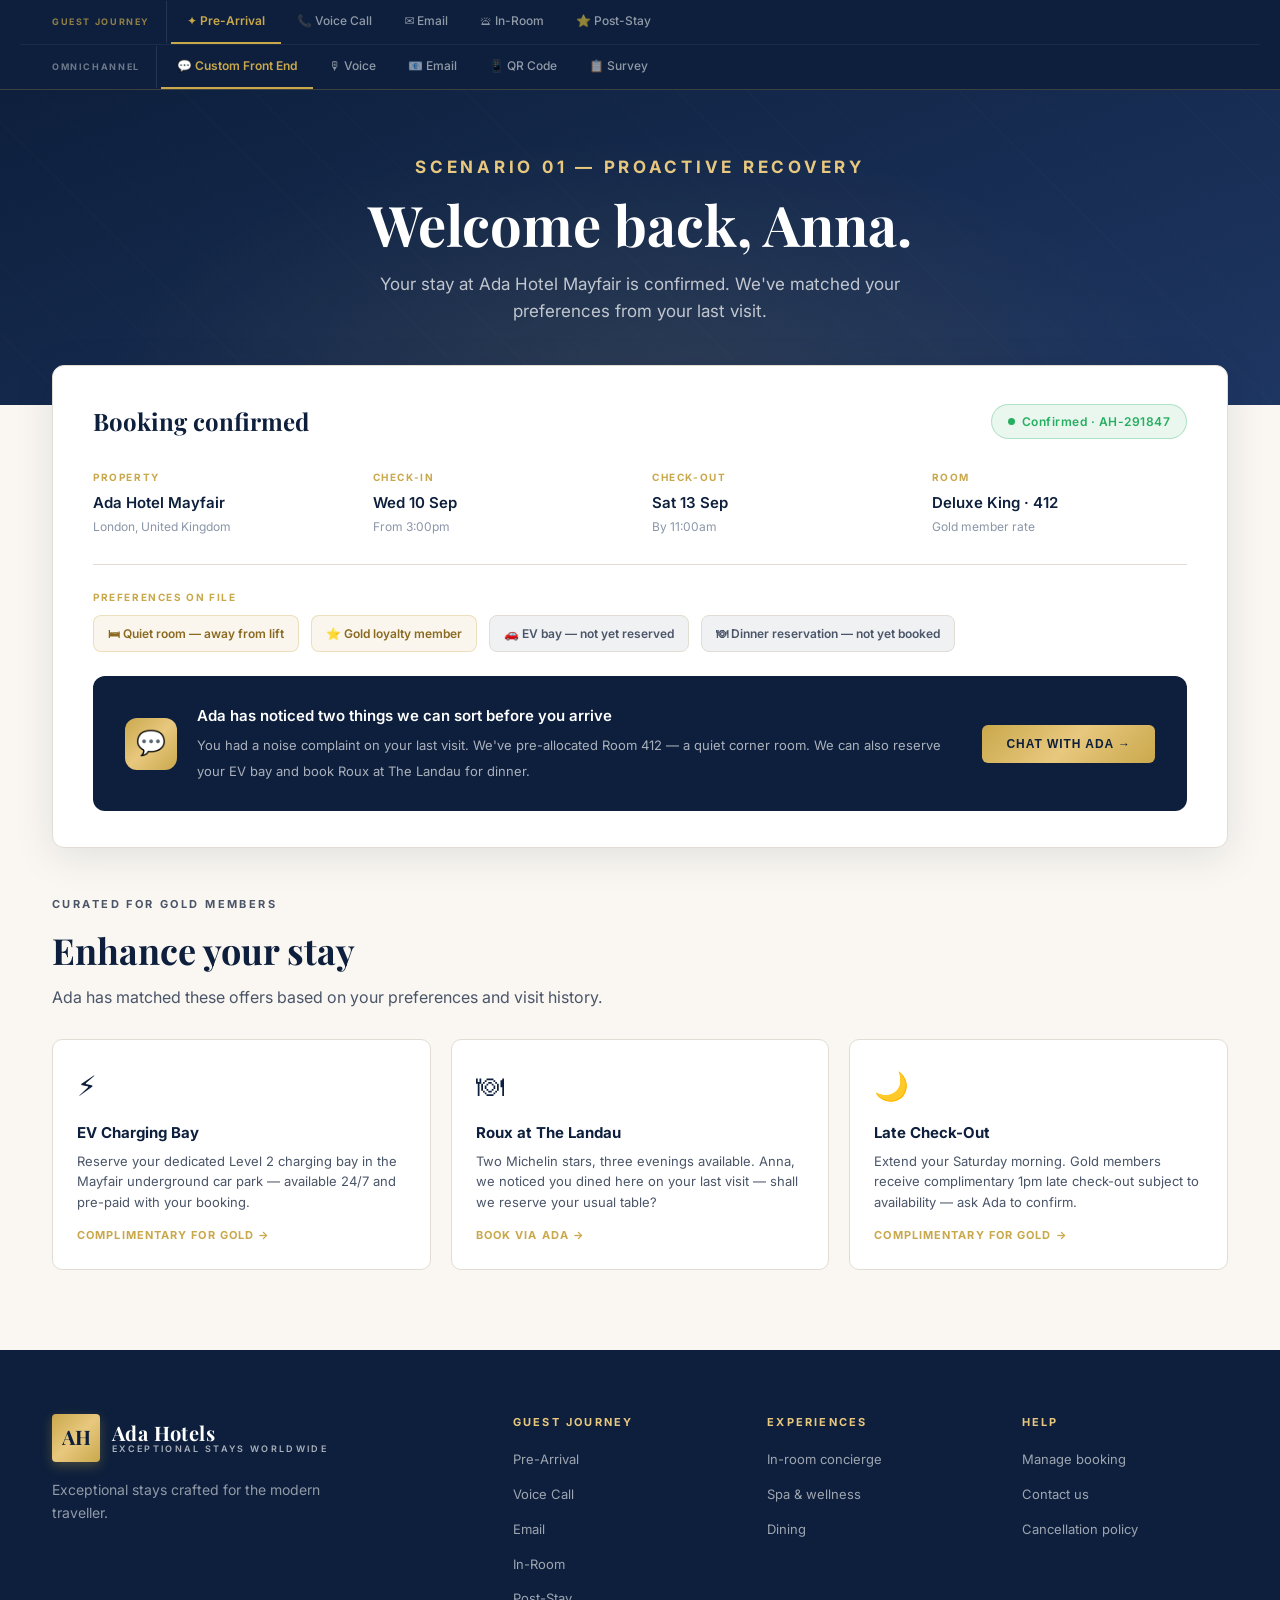
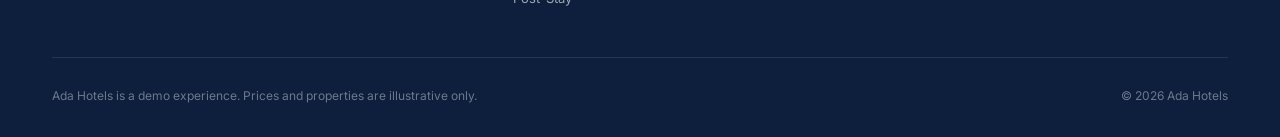
<file: pre-arrival.html>
<!DOCTYPE html>
<html lang="en-GB">
<head>
<meta charset="UTF-8">
<meta name="viewport" content="width=device-width, initial-scale=1.0">
<title>Ada Hotels — Pre-Arrival</title>
<link rel="stylesheet" href="ada-hotels.css">
<style>

/* ── Demo nav ─────────────────────────────────────────────── */
.demo-nav-bar {
  background: #0D1F3C;
  border-bottom: 1px solid rgba(201,168,76,0.25);
  position: sticky;
  top: 0;
  z-index: 200;
}
.demo-nav-row {
  display: flex;
  align-items: center;
  gap: 0;
  max-width: 1240px;
  margin: 0 auto;
  padding: 0 32px;
  overflow-x: auto;
  scrollbar-width: none;
}
.demo-nav-row::-webkit-scrollbar { display: none; }
.demo-nav-label {
  font-size: 9px;
  font-weight: 700;
  letter-spacing: 0.18em;
  text-transform: uppercase;
  color: rgba(201,168,76,0.7);
  padding: 0 16px 0 0;
  white-space: nowrap;
  flex-shrink: 0;
  border-right: 1px solid rgba(255,255,255,0.1);
  margin-right: 4px;
  line-height: 42px;
}
.demo-nav-row-2 .demo-nav-label { color: rgba(255,255,255,0.4); }
.demo-nav-tab {
  display: flex;
  align-items: center;
  gap: 6px;
  padding: 0 16px;
  font-size: 12px;
  font-weight: 500;
  color: rgba(255,255,255,0.55);
  text-decoration: none;
  white-space: nowrap;
  line-height: 42px;
  border-bottom: 2px solid transparent;
  transition: color 150ms, border-color 150ms;
}
.demo-nav-tab:hover { color: rgba(255,255,255,0.85); }
.demo-nav-tab.active {
  color: #C9A84C;
  border-bottom-color: #C9A84C;
  font-weight: 600;
}
.demo-nav-row-2 { border-top: 1px solid rgba(255,255,255,0.06); }

/* ── Page ─────────────────────────────────────────────────── */
.pa-hero {
  background: var(--ah-navy-grad);
  padding: 64px 0 80px;
  text-align: center;
  position: relative;
  overflow: hidden;
}
.pa-hero::before {
  content: '';
  position: absolute;
  inset: 0;
  background:
    radial-gradient(ellipse at 50% 100%, rgba(201,168,76,0.12) 0%, transparent 60%),
    repeating-linear-gradient(45deg, rgba(201,168,76,0.02) 0px, rgba(201,168,76,0.02) 1px, transparent 1px, transparent 50px);
}
.pa-hero-inner { position: relative; z-index: 1; }
.pa-hero .eyebrow { color: var(--ah-gold-light); margin-bottom: 12px; }
.pa-hero h1 {
  font-family: 'Playfair Display', serif;
  font-size: clamp(32px,5vw,56px);
  font-weight: 700;
  color: var(--ah-white);
  line-height: 1.1;
  margin-bottom: 16px;
}
.pa-hero p {
  font-size: 17px;
  color: rgba(255,255,255,0.72);
  max-width: 50ch;
  margin: 0 auto;
}

.pa-body { background: var(--ah-cream); padding: 0 0 80px; }

/* Booking card */
.booking-card {
  background: var(--ah-white);
  border: 1px solid var(--ah-border);
  border-radius: 12px;
  box-shadow: 0 8px 40px rgba(13,31,60,0.1);
  padding: 36px 40px;
  margin-top: -40px;
  position: relative;
  z-index: 10;
}
.booking-card-head {
  display: flex;
  align-items: center;
  justify-content: space-between;
  margin-bottom: 28px;
  flex-wrap: wrap;
  gap: 12px;
}
.booking-card-head h2 {
  font-family: 'Playfair Display', serif;
  font-size: 24px;
  font-weight: 700;
  color: var(--ah-navy);
}
.status-badge {
  display: inline-flex;
  align-items: center;
  gap: 7px;
  padding: 7px 16px;
  border-radius: 999px;
  background: rgba(39,174,96,0.1);
  border: 1px solid rgba(39,174,96,0.3);
  color: #27AE60;
  font-size: 12px;
  font-weight: 600;
  letter-spacing: 0.04em;
}
.status-badge::before { content: ''; width: 7px; height: 7px; border-radius: 50%; background: #27AE60; }

.booking-details-grid {
  display: grid;
  grid-template-columns: repeat(4, 1fr);
  gap: 24px;
  margin-bottom: 28px;
}
.bd-item {}
.bd-label {
  font-size: 10px;
  font-weight: 700;
  letter-spacing: 0.16em;
  text-transform: uppercase;
  color: var(--ah-gold);
  margin-bottom: 6px;
}
.bd-value {
  font-size: 15px;
  font-weight: 600;
  color: var(--ah-navy);
}
.bd-sub {
  font-size: 12px;
  color: var(--ah-text-3);
  margin-top: 2px;
}

.booking-divider {
  border: none;
  border-top: 1px solid var(--ah-border);
  margin: 0 0 24px;
}

/* Preference flags */
.prefs-strip {
  display: flex;
  gap: 12px;
  flex-wrap: wrap;
}
.pref-chip {
  display: inline-flex;
  align-items: center;
  gap: 7px;
  padding: 8px 14px;
  border-radius: 8px;
  font-size: 12px;
  font-weight: 600;
}
.pref-chip.met {
  background: rgba(201,168,76,0.1);
  border: 1px solid rgba(201,168,76,0.3);
  color: #8A6A20;
}
.pref-chip.pending {
  background: rgba(13,31,60,0.06);
  border: 1px solid var(--ah-border);
  color: var(--ah-text-2);
}

/* Proactive strip */
.proactive-strip {
  background: var(--ah-navy);
  border-radius: 12px;
  padding: 28px 32px;
  margin-top: 24px;
  display: flex;
  align-items: center;
  gap: 20px;
}
.ps-icon {
  width: 52px; height: 52px;
  border-radius: 12px;
  background: var(--ah-gold-grad);
  display: flex; align-items: center; justify-content: center;
  font-size: 24px;
  flex-shrink: 0;
}
.ps-copy { flex: 1; }
.ps-copy strong {
  display: block;
  color: var(--ah-white);
  font-size: 15px;
  font-weight: 600;
  margin-bottom: 4px;
}
.ps-copy span { font-size: 13px; color: rgba(255,255,255,0.65); }
.ps-btn {
  display: inline-flex;
  align-items: center;
  gap: 8px;
  padding: 12px 24px;
  border-radius: 6px;
  background: var(--ah-gold-grad);
  color: var(--ah-navy);
  font-size: 12px;
  font-weight: 700;
  letter-spacing: 0.08em;
  text-transform: uppercase;
  text-decoration: none;
  white-space: nowrap;
  border: none;
  cursor: pointer;
  flex-shrink: 0;
}

/* Offers section */
.offers-section { padding: 48px 0 0; }
.offers-section h2 {
  font-family: 'Playfair Display', serif;
  font-size: clamp(24px,3vw,36px);
  font-weight: 700;
  color: var(--ah-navy);
  margin-bottom: 6px;
}
.offers-section p { color: var(--ah-text-2); margin-bottom: 28px; }
.offers-grid {
  display: grid;
  grid-template-columns: repeat(3, 1fr);
  gap: 20px;
}
.offer-card {
  background: var(--ah-white);
  border: 1px solid var(--ah-border);
  border-radius: 10px;
  padding: 24px;
  transition: box-shadow 150ms, border-color 150ms;
}
.offer-card:hover { box-shadow: 0 4px 20px rgba(13,31,60,0.1); border-color: var(--ah-gold); }
.offer-icon { font-size: 28px; margin-bottom: 12px; }
.offer-title {
  font-size: 15px;
  font-weight: 700;
  color: var(--ah-navy);
  margin-bottom: 6px;
}
.offer-desc { font-size: 13px; color: var(--ah-text-2); line-height: 1.6; margin-bottom: 14px; }
.offer-tag {
  font-size: 11px;
  font-weight: 700;
  letter-spacing: 0.1em;
  text-transform: uppercase;
  color: var(--ah-gold);
}

@media (max-width: 960px) {
  .booking-details-grid { grid-template-columns: 1fr 1fr; }
  .offers-grid { grid-template-columns: 1fr 1fr; }
  .proactive-strip { flex-direction: column; align-items: flex-start; }
}
@media (max-width: 640px) {
  .booking-details-grid { grid-template-columns: 1fr; }
  .offers-grid { grid-template-columns: 1fr; }
  .booking-card { padding: 24px; }
}
</style>
</head>
<body>

<!-- ── HOTEL_CONFIG ──────────────────────────────────────── -->
<script>
const HOTEL_CONFIG = {
  botHandle:    "ada-hotels-ai-agent-demo",
  hotelName:    "Ada Hotels",
  guestName:    "Anna",
  guestFull:    "Anna Chambers",
  bookingRef:   "AH-291847",
  property:     "Ada Hotel Mayfair, London",
  roomNumber:   "412",
  checkIn:      "Wed 10 Sep 2026",
  checkOut:     "Sat 13 Sep 2026",
  primaryColor: "#0D1F3C",
  accentColor:  "#C9A84C",
};
</script>

<!-- Header -->
<header class="site-header">
  <a class="brand" href="index.html">
    <div class="brand-mark">
      <svg width="28" height="28" viewBox="0 0 28 28" fill="none">
        <text x="14" y="21" font-family="Playfair Display, serif" font-size="20" font-weight="700" fill="#0D1F3C" text-anchor="middle">AH</text>
      </svg>
    </div>
    <div class="brand-name-wrap">
      <span class="brand-title">Ada Hotels</span>
      <span class="brand-tag">Exceptional stays worldwide</span>
    </div>
  </a>
  <nav class="site-nav">
    <a href="index.html">Hotels</a>
    <a href="inroom.html">In-Room</a>
    <a href="index.html">Dining</a>
    <a href="index.html">Offers</a>
  </nav>
  <div class="header-actions">
    <div class="user-pill">
      <span class="user-avatar">
        <svg width="16" height="16" viewBox="0 0 24 24" fill="none">
          <circle cx="12" cy="8" r="4" fill="#0D1F3C"/>
          <path d="M4 20c0-4 3.6-7 8-7s8 3 8 7" stroke="#0D1F3C" stroke-width="2" stroke-linecap="round"/>
        </svg>
      </span>
      <span class="user-name">Anna C.</span>
    </div>
  </div>
</header>

<!-- Demo nav -->
<div class="demo-nav-bar">
  <div class="demo-nav-row">
    <span class="demo-nav-label">Guest Journey</span>
    <a class="demo-nav-tab active" href="pre-arrival.html">✦ Pre-Arrival</a>
    <a class="demo-nav-tab" href="voice.html">📞 Voice Call</a>
    <a class="demo-nav-tab" href="email.html">✉️ Email</a>
    <a class="demo-nav-tab" href="inroom.html">🛎 In-Room</a>
    <a class="demo-nav-tab" href="post-stay.html">⭐ Post-Stay</a>
  </div>
  <div class="demo-nav-row demo-nav-row-2">
    <span class="demo-nav-label">Omnichannel</span>
    <a class="demo-nav-tab active" href="pre-arrival.html">💬 Custom Front End</a>
    <a class="demo-nav-tab" href="voice.html">🎙 Voice</a>
    <a class="demo-nav-tab" href="email.html">📧 Email</a>
    <a class="demo-nav-tab" href="inroom.html">📱 QR Code</a>
    <a class="demo-nav-tab" href="post-stay.html">📋 Survey</a>
  </div>
</div>

<!-- Hero -->
<div class="pa-hero">
  <div class="wrap pa-hero-inner">
    <p class="eyebrow">Scenario 01 — Proactive Recovery</p>
    <h1>Welcome back, Anna.</h1>
    <p>Your stay at Ada Hotel Mayfair is confirmed. We've matched your preferences from your last visit.</p>
  </div>
</div>

<!-- Body -->
<div class="pa-body">
  <div class="wrap">

    <!-- Booking card -->
    <div class="booking-card">
      <div class="booking-card-head">
        <h2>Booking confirmed</h2>
        <span class="status-badge">Confirmed · AH-291847</span>
      </div>
      <div class="booking-details-grid">
        <div class="bd-item">
          <div class="bd-label">Property</div>
          <div class="bd-value">Ada Hotel Mayfair</div>
          <div class="bd-sub">London, United Kingdom</div>
        </div>
        <div class="bd-item">
          <div class="bd-label">Check-in</div>
          <div class="bd-value">Wed 10 Sep</div>
          <div class="bd-sub">From 3:00pm</div>
        </div>
        <div class="bd-item">
          <div class="bd-label">Check-out</div>
          <div class="bd-value">Sat 13 Sep</div>
          <div class="bd-sub">By 11:00am</div>
        </div>
        <div class="bd-item">
          <div class="bd-label">Room</div>
          <div class="bd-value">Deluxe King · 412</div>
          <div class="bd-sub">Gold member rate</div>
        </div>
      </div>
      <hr class="booking-divider">
      <div>
        <div class="bd-label" style="margin-bottom:10px">Preferences on file</div>
        <div class="prefs-strip">
          <span class="pref-chip met">🛏 Quiet room — away from lift</span>
          <span class="pref-chip met">⭐ Gold loyalty member</span>
          <span class="pref-chip pending">🚗 EV bay — not yet reserved</span>
          <span class="pref-chip pending">🍽 Dinner reservation — not yet booked</span>
        </div>
      </div>

      <!-- Proactive strip -->
      <div class="proactive-strip">
        <div class="ps-icon">💬</div>
        <div class="ps-copy">
          <strong>Ada has noticed two things we can sort before you arrive</strong>
          <span>You had a noise complaint on your last visit. We've pre-allocated Room 412 — a quiet corner room. We can also reserve your EV bay and book Roux at The Landau for dinner.</span>
        </div>
        <button class="ps-btn" onclick="openAda()">Chat with Ada →</button>
      </div>
    </div>

    <!-- Offers -->
    <div class="offers-section">
      <p class="eyebrow" style="margin-bottom:8px">Curated for Gold members</p>
      <h2>Enhance your stay</h2>
      <p>Ada has matched these offers based on your preferences and visit history.</p>
      <div class="offers-grid">
        <div class="offer-card">
          <div class="offer-icon">⚡</div>
          <div class="offer-title">EV Charging Bay</div>
          <div class="offer-desc">Reserve your dedicated Level 2 charging bay in the Mayfair underground car park — available 24/7 and pre-paid with your booking.</div>
          <div class="offer-tag">Complimentary for Gold →</div>
        </div>
        <div class="offer-card">
          <div class="offer-icon">🍽</div>
          <div class="offer-title">Roux at The Landau</div>
          <div class="offer-desc">Two Michelin stars, three evenings available. Anna, we noticed you dined here on your last visit — shall we reserve your usual table?</div>
          <div class="offer-tag">Book via Ada →</div>
        </div>
        <div class="offer-card">
          <div class="offer-icon">🌙</div>
          <div class="offer-title">Late Check-Out</div>
          <div class="offer-desc">Extend your Saturday morning. Gold members receive complimentary 1pm late check-out subject to availability — ask Ada to confirm.</div>
          <div class="offer-tag">Complimentary for Gold →</div>
        </div>
      </div>
    </div>

  </div>
</div>

<!-- Footer -->
<footer class="site-footer">
  <div class="wrap">
    <div class="footer-inner">
      <div class="footer-brand">
        <a class="brand" href="index.html" style="align-self:flex-start">
          <div class="brand-mark">
            <svg width="28" height="28" viewBox="0 0 28 28" fill="none">
              <text x="14" y="21" font-family="Playfair Display, serif" font-size="20" font-weight="700" fill="#0D1F3C" text-anchor="middle">AH</text>
            </svg>
          </div>
          <div class="brand-name-wrap">
            <span class="brand-title">Ada Hotels</span>
            <span class="brand-tag">Exceptional stays worldwide</span>
          </div>
        </a>
        <p>Exceptional stays crafted for the modern traveller.</p>
      </div>
      <div class="footer-col">
        <span class="footer-head">Guest Journey</span>
        <a href="pre-arrival.html">Pre-Arrival</a>
        <a href="voice.html">Voice Call</a>
        <a href="email.html">Email</a>
        <a href="inroom.html">In-Room</a>
        <a href="post-stay.html">Post-Stay</a>
      </div>
      <div class="footer-col">
        <span class="footer-head">Experiences</span>
        <a href="inroom.html">In-room concierge</a>
        <a href="index.html">Spa &amp; wellness</a>
        <a href="index.html">Dining</a>
      </div>
      <div class="footer-col">
        <span class="footer-head">Help</span>
        <a href="index.html">Manage booking</a>
        <a href="index.html">Contact us</a>
        <a href="index.html">Cancellation policy</a>
      </div>
    </div>
    <div class="footer-legal">
      <span>Ada Hotels is a demo experience. Prices and properties are illustrative only.</span>
      <span>&copy; 2026 Ada Hotels</span>
    </div>
  </div>
</footer>

<script>
function openAda() {
  if (window.adaEmbed && adaEmbed.toggle) {
    adaEmbed.toggle();
  }
}

window.adaSettings = {
  handle: HOTEL_CONFIG.botHandle,
  metaFields: {
    journey_stage: "pre_arrival",
    guest_name:    HOTEL_CONFIG.guestFull,
    booking_ref:   HOTEL_CONFIG.bookingRef,
    property:      HOTEL_CONFIG.property,
    room_number:   HOTEL_CONFIG.roomNumber,
  }
};
</script>
<script src="https://static.ada.support/embed2.js" async></script>

</body>
</html>
</file>
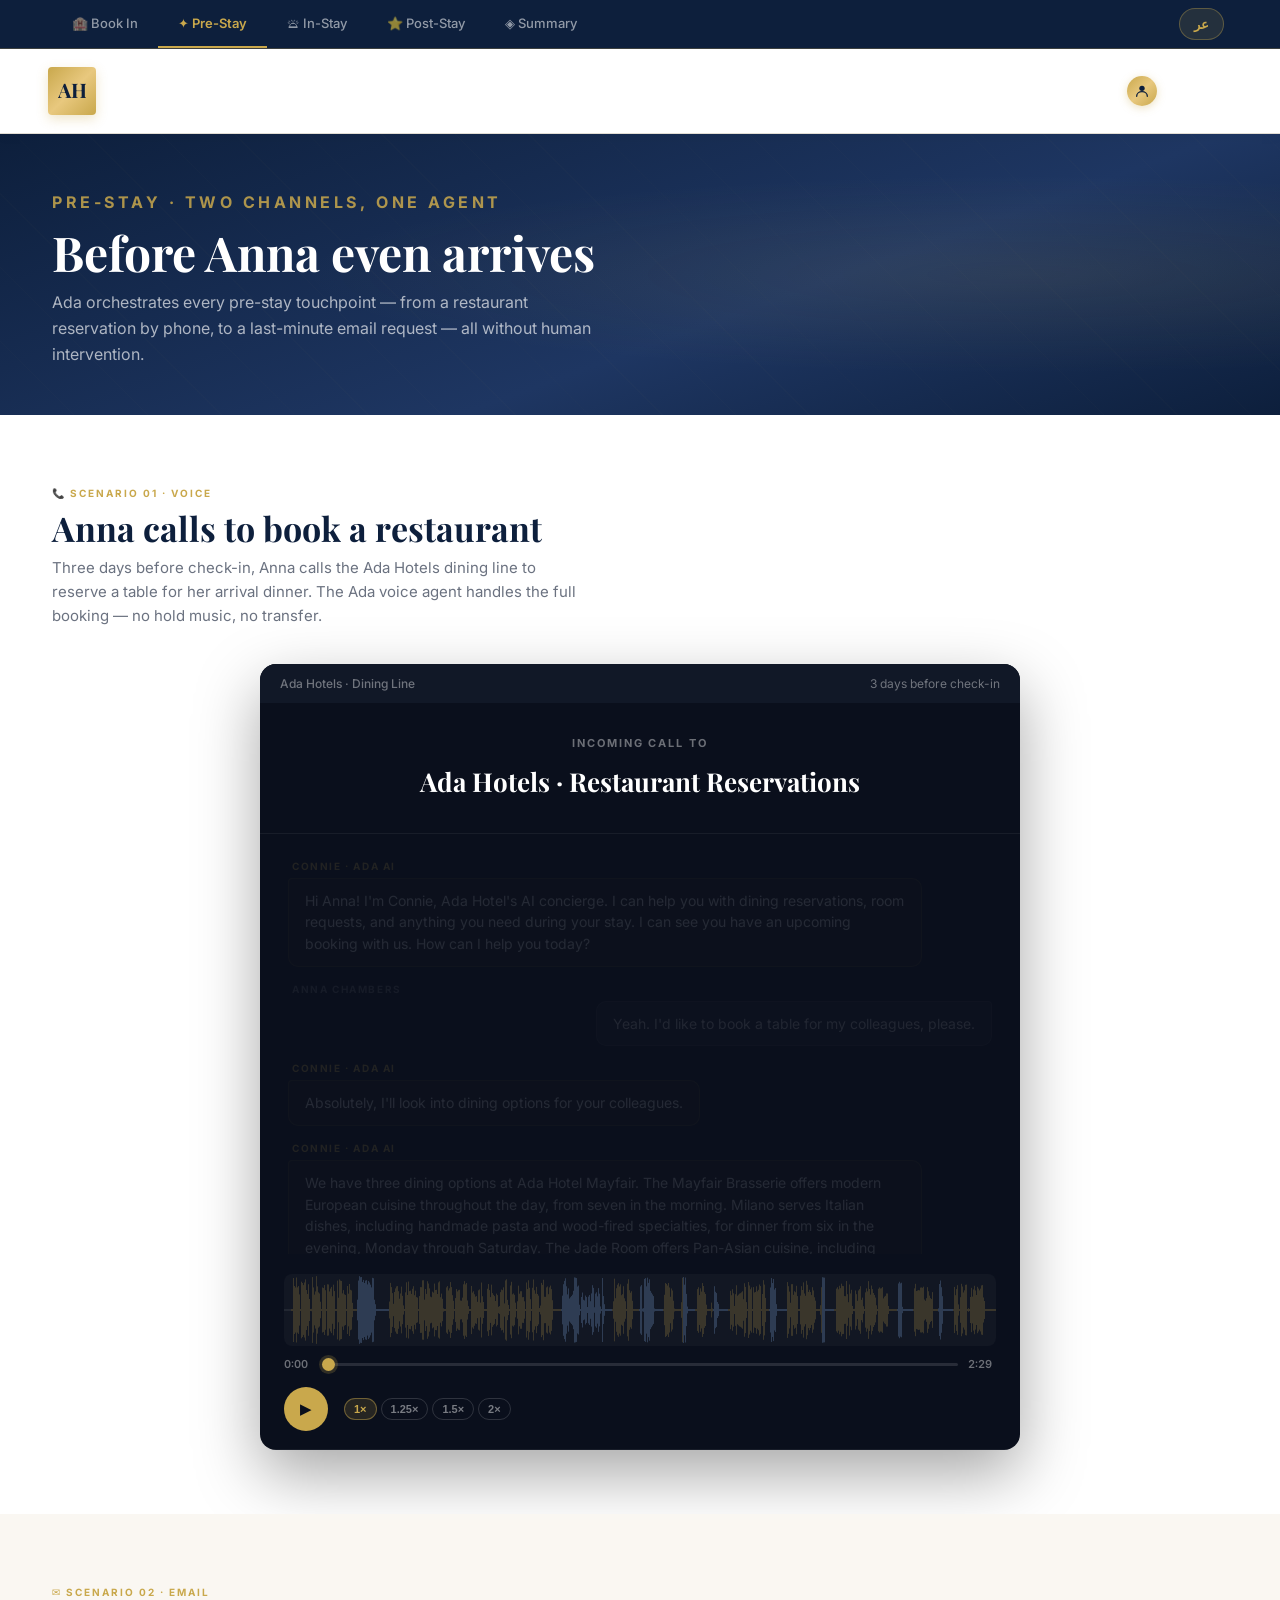
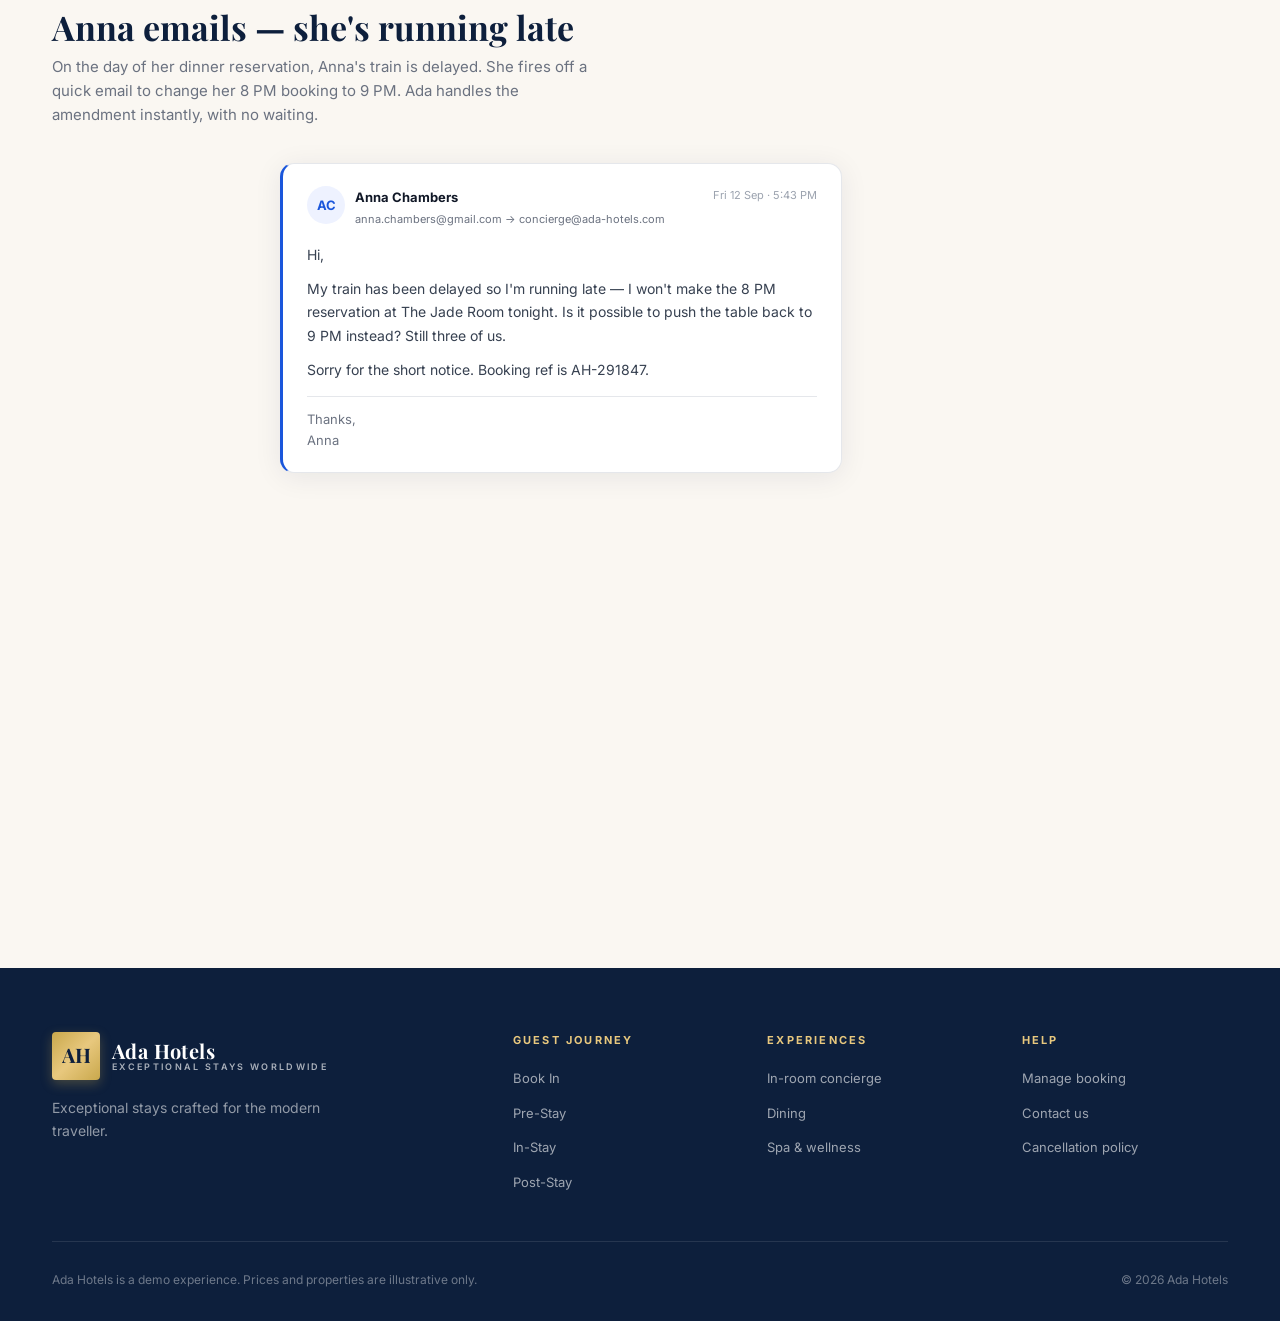
<file: pre-stay.html>
<!DOCTYPE html>
<html lang="en-GB">
<head>
<meta charset="UTF-8">
<meta name="viewport" content="width=device-width, initial-scale=1.0">
<title>Ada Hotels — Pre-Stay</title>
<link rel="stylesheet" href="ada-hotels.css">
<link rel="stylesheet" href="ada-hotels-ar.css">
<link rel="preconnect" href="https://fonts.googleapis.com">
<link rel="preconnect" href="https://fonts.gstatic.com" crossorigin>
<link href="https://fonts.googleapis.com/css2?family=Playfair+Display:wght@700&family=Inter:wght@300;400;500;600;700&display=swap" rel="stylesheet">
<style>
/* ── Demo nav ─────────────────────────────────────────────── */
.demo-nav-bar {
  background: #0D1F3C; border-bottom: 1px solid rgba(201,168,76,0.25);
  position: sticky; top: 0; z-index: 200;
}
.demo-nav-row {
  display: flex; align-items: center; gap: 0; max-width: 1240px;
  margin: 0 auto; padding: 0 32px; overflow-x: auto; scrollbar-width: none;
}
.demo-nav-row::-webkit-scrollbar { display: none; }
.demo-nav-tab {
  display: flex; align-items: center; gap: 6px; padding: 0 20px;
  font-size: 13px; font-weight: 500; color: rgba(255,255,255,0.55);
  text-decoration: none; white-space: nowrap; line-height: 46px;
  border-bottom: 2px solid transparent; transition: color 150ms, border-color 150ms;
}
.demo-nav-tab:hover { color: rgba(255,255,255,0.85); }
.demo-nav-tab.active { color: #C9A84C; border-bottom-color: #C9A84C; font-weight: 600; }

/* ── Page hero ───────────────────────────────────────────── */
.page-hero {
  background: linear-gradient(160deg, #0D1F3C 0%, #1E3662 60%, #0D1F3C 100%);
  padding: 56px 0 48px;
  position: relative;
  overflow: hidden;
}
.page-hero::before {
  content: '';
  position: absolute; inset: 0;
  background:
    radial-gradient(ellipse at 80% 50%, rgba(201,168,76,0.1) 0%, transparent 50%),
    repeating-linear-gradient(45deg, rgba(201,168,76,0.015) 0px, rgba(201,168,76,0.015) 1px, transparent 1px, transparent 52px);
}
.page-hero-inner { position: relative; z-index: 1; }
.page-hero .eyebrow { color: rgba(201,168,76,0.85); margin-bottom: 10px; }
.page-hero h1 {
  font-family: 'Playfair Display', serif;
  font-size: clamp(28px,4vw,48px);
  font-weight: 700;
  color: #fff;
  line-height: 1.1;
  margin-bottom: 12px;
}
.page-hero p { font-size: 16px; color: rgba(255,255,255,0.65); max-width: 54ch; }

/* ── Section dividers ───────────────────────────────────── */
.scenario-section { padding: 64px 0; }
.scenario-section:nth-child(even) { background: #FAF7F2; }
.scenario-section:nth-child(odd) { background: #fff; }
.scenario-label {
  display: inline-flex; align-items: center; gap: 8px;
  font-size: 10px; font-weight: 700; letter-spacing: 0.2em; text-transform: uppercase;
  color: #C9A84C; margin-bottom: 8px;
}
.scenario-title {
  font-family: 'Playfair Display', serif;
  font-size: clamp(22px,3vw,34px);
  font-weight: 700;
  color: #0D1F3C;
  margin-bottom: 8px;
  line-height: 1.15;
}
.scenario-desc { font-size: 15px; color: #6B7280; margin-bottom: 36px; max-width: 60ch; line-height: 1.6; }

/* ── Voice call UI ──────────────────────────────────────── */
.voice-panel {
  background: #0A0F1C;
  border-radius: 16px;
  overflow: hidden;
  box-shadow: 0 24px 64px rgba(0,0,0,0.35);
  max-width: 760px;
  margin: 0 auto;
}
.vc-status-bar {
  background: #111827;
  padding: 10px 20px;
  display: flex;
  align-items: center;
  justify-content: space-between;
}
.vc-carrier { font-size: 12px; color: rgba(255,255,255,0.4); font-weight: 500; }
.vc-time { font-size: 12px; color: rgba(255,255,255,0.4); }
.vc-call-info {
  padding: 32px 32px 24px;
  text-align: center;
  border-bottom: 1px solid rgba(255,255,255,0.06);
}
.vc-label {
  font-size: 11px; font-weight: 700; letter-spacing: 0.18em; text-transform: uppercase;
  color: rgba(255,255,255,0.4); margin-bottom: 8px;
}
.vc-name {
  font-family: 'Playfair Display', serif;
  font-size: 26px;
  font-weight: 700;
  color: #fff;
  margin-bottom: 6px;
}
.vc-number { font-size: 14px; color: rgba(255,255,255,0.45); margin-bottom: 16px; }
.vc-duration {
  display: inline-flex; align-items: center; gap: 8px;
  padding: 6px 16px;
  background: rgba(201,168,76,0.12);
  border: 1px solid rgba(201,168,76,0.3);
  border-radius: 999px;
  font-size: 13px;
  font-weight: 600;
  color: #C9A84C;
}
.vc-duration::before {
  content: '';
  width: 7px; height: 7px;
  border-radius: 50%;
  background: #4ADE80;
  animation: pulse-dot 1.8s ease-in-out infinite;
}
@keyframes pulse-dot {
  0%, 100% { opacity: 1; }
  50% { opacity: 0.3; }
}

.vc-transcript {
  padding: 24px 28px;
  display: flex;
  flex-direction: column;
  gap: 14px;
  max-height: 420px;
  overflow-y: auto;
  overflow-anchor: none;
  scrollbar-width: thin;
  scrollbar-color: rgba(255,255,255,0.1) transparent;
}
.vc-turn {
  display: flex;
  flex-direction: column;
  gap: 4px;
}
.vc-speaker {
  font-size: 10px; font-weight: 700; letter-spacing: 0.16em; text-transform: uppercase;
  padding: 0 4px;
}
.vc-speaker.ada  { color: #C9A84C; }
.vc-speaker.anna { color: rgba(255,255,255,0.4); }
.vc-bubble {
  padding: 11px 16px;
  border-radius: 10px;
  font-size: 14px;
  line-height: 1.55;
  max-width: 90%;
}
.vc-bubble.ada  {
  background: rgba(201,168,76,0.1);
  border: 1px solid rgba(201,168,76,0.2);
  color: rgba(255,255,255,0.88);
  align-self: flex-start;
  border-radius: 4px 10px 10px 10px;
}
.vc-bubble.anna {
  background: rgba(255,255,255,0.07);
  border: 1px solid rgba(255,255,255,0.1);
  color: rgba(255,255,255,0.75);
  align-self: flex-end;
  border-radius: 10px 4px 10px 10px;
}
.vc-controls {
  padding: 20px 28px 28px;
  display: flex;
  align-items: center;
  justify-content: center;
  gap: 24px;
  border-top: 1px solid rgba(255,255,255,0.06);
}
.vc-btn {
  width: 52px; height: 52px;
  border-radius: 50%;
  border: none;
  cursor: pointer;
  display: flex; align-items: center; justify-content: center;
  font-size: 20px;
  transition: transform 120ms;
}
.vc-btn:hover { transform: scale(1.08); }
.vc-btn-mute  { background: rgba(255,255,255,0.1); }
.vc-btn-end   { background: #EF4444; }
.vc-btn-hold  { background: rgba(255,255,255,0.1); }
.vc-btn-speaker { background: rgba(255,255,255,0.1); }
.vc-ended-badge {
  display: inline-flex; align-items: center; gap: 6px;
  font-size: 11px; font-weight: 700; letter-spacing: 0.12em; text-transform: uppercase;
  color: rgba(255,255,255,0.35);
  margin-top: 4px;
}

/* ── Email client ─────────────────────────────────────────── */
.email-wrap {
  max-width: 760px;
  margin: 0 auto;
}
.email-chrome {
  background: #1E2533;
  border-radius: 12px 12px 0 0;
  padding: 12px 16px;
  display: flex;
  align-items: center;
  gap: 12px;
}
.ep-dots { display: flex; gap: 6px; }
.ep-dot { width: 11px; height: 11px; border-radius: 50%; }
.ep-dot-r { background: #EF4444; }
.ep-dot-y { background: #F59E0B; }
.ep-dot-g { background: #22C55E; }
.ep-window-title {
  flex: 1;
  font-size: 12px;
  font-weight: 500;
  color: rgba(255,255,255,0.5);
  text-align: center;
}

.email-panel {
  background: #fff;
  border-radius: 0 0 12px 12px;
  border: 1px solid #E5E7EB;
  border-top: none;
  overflow: hidden;
  box-shadow: 0 12px 48px rgba(13,31,60,0.12);
}

.ep-topbar {
  background: #F3F4F6;
  border-bottom: 1px solid #E5E7EB;
  padding: 0 20px;
  display: flex;
  align-items: center;
  gap: 20px;
  height: 44px;
}
.ep-tab {
  font-size: 13px;
  font-weight: 600;
  color: #6B7280;
  padding: 0 4px;
  height: 44px;
  display: flex;
  align-items: center;
  border-bottom: 2px solid transparent;
}
.ep-tab.active {
  color: #0D1F3C;
  border-bottom-color: #C9A84C;
}
.ep-tab-badge {
  background: #0D1F3C;
  color: #fff;
  font-size: 10px;
  font-weight: 700;
  border-radius: 999px;
  padding: 1px 6px;
  margin-left: 6px;
}

.ep-subject-bar {
  padding: 16px 24px 14px;
  border-bottom: 1px solid #E5E7EB;
}
.ep-subject-row {
  display: flex;
  align-items: flex-start;
  justify-content: space-between;
  gap: 16px;
  margin-bottom: 6px;
}
.ep-subject { font-size: 17px; font-weight: 700; color: #0D1F3C; line-height: 1.3; }
.ep-meta-row {
  display: flex;
  align-items: center;
  gap: 8px;
  flex-wrap: wrap;
}
.ep-meta { font-size: 12px; color: #9CA3AF; }
.ep-intent-badge {
  display: inline-flex; align-items: center; gap: 4px;
  padding: 3px 9px;
  border-radius: 999px;
  font-size: 10px;
  font-weight: 700;
  letter-spacing: 0.05em;
}
.ep-badge-intent { background: #EEF2FF; color: #4338CA; border: 1px solid #C7D2FE; }
.ep-badge-resolved { background: #ECFDF5; color: #065F46; border: 1px solid #A7F3D0; }

.ep-thread {
  padding: 0;
  display: flex;
  flex-direction: column;
}
.ep-msg {
  padding: 20px 24px;
  border-bottom: 1px solid #F3F4F6;
  display: flex;
  flex-direction: column;
  gap: 10px;
}
.ep-msg-header {
  display: flex;
  align-items: center;
  gap: 10px;
}
.ep-avatar {
  width: 38px; height: 38px;
  border-radius: 50%;
  display: flex; align-items: center; justify-content: center;
  font-size: 13px;
  font-weight: 700;
  flex-shrink: 0;
}
.ep-avatar-guest { background: #E8F0FE; color: #1A56DB; }
.ep-avatar-ada   { background: linear-gradient(135deg, #0D1F3C, #1E3662); color: #C9A84C; font-family: 'Playfair Display', serif; font-size: 12px; }
.ep-sender-wrap { flex: 1; display: flex; flex-direction: column; gap: 1px; }
.ep-sender { font-size: 13px; font-weight: 700; color: #111827; }
.ep-sender-email { font-size: 11px; color: #6B7280; }
.ep-ada-label {
  display: inline-flex; align-items: center; gap: 4px;
  font-size: 9px; font-weight: 700; letter-spacing: 0.12em; text-transform: uppercase;
  color: #C9A84C;
  background: rgba(13,31,60,0.05);
  padding: 2px 7px;
  border-radius: 999px;
  border: 1px solid rgba(201,168,76,0.3);
  margin-top: 2px;
  width: fit-content;
}
.ep-timestamp { font-size: 11px; color: #9CA3AF; white-space: nowrap; display: flex; align-items: center; gap: 4px; }
.ep-instant-badge {
  background: #EFF6FF;
  color: #1D4ED8;
  font-size: 10px;
  font-weight: 700;
  padding: 2px 7px;
  border-radius: 999px;
  border: 1px solid #BFDBFE;
}

.ep-body {
  margin-left: 48px;
  font-size: 14px;
  line-height: 1.7;
  color: #374151;
}
.ep-body p { margin: 0 0 10px; }
.ep-body p:last-child { margin-bottom: 0; }
.ep-body .ep-sig {
  color: #6B7280;
  font-size: 13px;
  margin-top: 14px;
  padding-top: 12px;
  border-top: 1px solid #E5E7EB;
  line-height: 1.6;
}

.ep-tags {
  margin-left: 48px;
  display: flex;
  flex-wrap: wrap;
  gap: 6px;
  margin-top: 4px;
}
.ep-tag {
  display: inline-flex; align-items: center; gap: 4px;
  padding: 3px 9px;
  border-radius: 999px;
  font-size: 10.5px;
  font-weight: 600;
}
.ep-tag-intent  { background: #EEF2FF; color: #4338CA; border: 1px solid #C7D2FE; }
.ep-tag-kb      { background: #F0FDF4; color: #166534; border: 1px solid #BBF7D0; }
.ep-tag-action  { background: #FFF7ED; color: #92400E; border: 1px solid #FDE68A; }
.ep-tag-resolved{ background: #ECFDF5; color: #065F46; border: 1px solid #A7F3D0; }

.ep-compose {
  padding: 14px 24px;
  background: #F9FAFB;
  display: flex;
  align-items: center;
  gap: 10px;
  border-top: 1px solid #E5E7EB;
}
.ep-compose-avatar { width: 30px; height: 30px; border-radius: 50%; background: #E8F0FE; display: flex; align-items: center; justify-content: center; font-size: 11px; font-weight: 700; color: #1A56DB; flex-shrink: 0; }
.ep-compose-input { flex: 1; font-size: 13px; color: #9CA3AF; background: #fff; border: 1px solid #E5E7EB; border-radius: 999px; padding: 7px 14px; cursor: pointer; }
.ep-compose-btn { font-size: 12px; font-weight: 600; color: #0D1F3C; background: #E5E7EB; border: none; border-radius: 999px; padding: 7px 14px; cursor: pointer; }

@media (max-width: 700px) {
  .vc-transcript { padding: 16px; }
  .vc-call-info  { padding: 24px 16px 16px; }
  .ep-body  { margin-left: 0; }
  .ep-tags  { margin-left: 0; }
}

/* ── Waveform player ──────────────────────────────────────── */
.vc-player-area {
  padding: 20px 24px 18px;
  border-bottom: 1px solid rgba(255,255,255,0.06);
}
.waveform-wrap {
  position: relative;
  width: 100%;
  height: 72px;
  border-radius: 8px;
  overflow: hidden;
  background: rgba(255,255,255,0.03);
  cursor: pointer;
}
#waveformCanvas {
  display: block;
  width: 100%;
  height: 100%;
}
.vc-scrubber-row {
  display: flex; align-items: center; gap: 10px; margin-top: 10px;
}
.vc-tlabel {
  font-size: 11px; font-weight: 600; font-variant-numeric: tabular-nums;
  color: rgba(255,255,255,0.4); white-space: nowrap; min-width: 28px;
}
#vcScrubber {
  flex: 1; -webkit-appearance: none; appearance: none;
  height: 3px; border-radius: 999px;
  background: rgba(255,255,255,0.12); outline: none; cursor: pointer;
}
#vcScrubber::-webkit-slider-thumb {
  -webkit-appearance: none; width: 13px; height: 13px;
  border-radius: 50%; background: #C9A84C; cursor: pointer;
  box-shadow: 0 0 0 3px rgba(201,168,76,0.2);
}
.vc-ctrl-bar {
  display: flex; align-items: center; gap: 16px; margin-top: 14px;
}
.vc-play-btn {
  width: 44px; height: 44px; border-radius: 50%; border: none;
  background: #C9A84C; color: #0A0F1C; font-size: 15px;
  cursor: pointer; display: flex; align-items: center; justify-content: center;
  flex-shrink: 0; transition: transform 120ms, background 120ms;
}
.vc-play-btn:hover { transform: scale(1.08); background: #D4B55D; }
.vc-speed-group { display: flex; gap: 4px; }
.vc-spd {
  padding: 4px 9px; border-radius: 999px;
  border: 1px solid rgba(255,255,255,0.15); background: transparent;
  color: rgba(255,255,255,0.45); font-size: 11px; font-weight: 600;
  cursor: pointer; transition: all 120ms;
}
.vc-spd.active { background: rgba(201,168,76,0.15); border-color: rgba(201,168,76,0.45); color: #C9A84C; }
.vc-spd:hover  { border-color: rgba(201,168,76,0.3); color: rgba(201,168,76,0.8); }

/* ── Transcript progressive reveal ───────────────────────── */
.vc-turn {
  opacity: 0.12;
  transition: opacity 0.4s ease;
}
.vc-turn.revealed { opacity: 1; }
.vc-turn.active .vc-bubble.ada  { background: rgba(201,168,76,0.18); border-color: rgba(201,168,76,0.4); }
.vc-turn.active .vc-bubble.anna { background: rgba(147,197,253,0.18); border-color: rgba(147,197,253,0.35); }

/* ── Email cards ──────────────────────────────────────────── */
.email-cards-wrap {
  display: flex;
  flex-direction: column;
  gap: 18px;
  max-width: 720px;
  margin: 0 auto;
}
.ecard {
  max-width: 78%;
  border-radius: 14px;
  padding: 22px 24px;
  font-size: 14px;
  line-height: 1.7;
  color: #374151;
  box-shadow: 0 4px 28px rgba(13,31,60,0.08);
  will-change: opacity, transform;
}
.ecard-anna {
  align-self: flex-start;
  background: #fff;
  border: 1px solid #E5E7EB;
  border-left: 3px solid #1A56DB;
}
.ecard-ada {
  align-self: flex-end;
  background: #FAFBFF;
  border: 1px solid #E5E7EB;
  border-right: 3px solid #C9A84C;
}
.ecard-header {
  display: flex; align-items: flex-start; gap: 10px; margin-bottom: 14px;
}
.ecard-avatar {
  width: 38px; height: 38px; border-radius: 50%; flex-shrink: 0;
  display: flex; align-items: center; justify-content: center;
  font-size: 13px; font-weight: 700;
}
.ecard-av-guest { background: #EEF2FF; color: #1A56DB; }
.ecard-av-ada   { background: linear-gradient(135deg, #0D1F3C, #1E3662); color: #C9A84C; font-family: 'Playfair Display', serif; font-size: 12px; }
.ecard-meta { flex: 1; display: flex; flex-direction: column; gap: 2px; }
.ecard-from { font-size: 13px; font-weight: 700; color: #111827; display: flex; align-items: center; gap: 6px; }
.ecard-addr { font-size: 11px; color: #6B7280; }
.ecard-ai-badge {
  font-size: 9px; font-weight: 700; letter-spacing: 0.1em;
  color: #C9A84C; background: rgba(13,31,60,0.05);
  border: 1px solid rgba(201,168,76,0.3); border-radius: 999px; padding: 1px 6px;
}
.ecard-time {
  font-size: 11px; color: #9CA3AF; white-space: nowrap;
  display: flex; align-items: center; gap: 5px;
}
.ecard-instant {
  background: #EFF6FF; color: #1D4ED8; font-size: 10px;
  font-weight: 700; padding: 2px 6px; border-radius: 999px; border: 1px solid #BFDBFE;
}
.ecard-body p { margin: 0 0 10px; }
.ecard-body p:last-child { margin-bottom: 0; }
.ecard-sig {
  margin-top: 14px; padding-top: 12px; border-top: 1px solid #E5E7EB;
  color: #6B7280; font-size: 13px; line-height: 1.6;
}

/* ── Email animation ──────────────────────────────────────── */
.ep-anim-hide { opacity: 0; transform: translateY(14px); }
.ep-anim-anna-hide { opacity: 0; transform: translateY(-12px); }
.ep-anim-show { opacity: 1 !important; transform: translateY(0) !important; transition: opacity 0.65s ease, transform 0.65s ease; }
.ep-anim-fadeout { opacity: 0 !important; transition: opacity 0.45s ease !important; }

@media (max-width: 600px) {
  .ecard { max-width: 95%; }
}

/* ── Language toggle ──────────────────────────────────────── */
.lang-toggle { margin-left: auto; display: flex; align-items: center; padding: 0 4px; }
.lang-btn { display: inline-flex; align-items: center; padding: 5px 14px; background: rgba(201,168,76,0.12); border: 1px solid rgba(201,168,76,0.35); border-radius: 999px; font-size: 13px; font-weight: 700; color: #C9A84C; text-decoration: none; transition: background 150ms; }
.lang-btn:hover { background: rgba(201,168,76,0.22); }
</style>
</head>
<body>

<script>
const HOTEL_CONFIG = {
  botHandle:    "ada-hotels-ai-agent-demo",
  hotelName:    "Ada Hotels",
  guestName:    "Anna",
  guestFull:    "Anna Chambers",
  bookingRef:   "AH-291847",
  property:     "Ada Hotel Mayfair, London",
  roomNumber:   "412",
  checkIn:      "Tue 9 Sep 2026",
  checkOut:     "Sat 13 Sep 2026",
  primaryColor: "#0D1F3C",
  accentColor:  "#C9A84C",
};
</script>

<!-- Demo nav -->
<nav class="demo-nav-bar">
  <div class="demo-nav-row">
    <a class="demo-nav-tab" href="index.html">🏨 Book In</a>
    <a class="demo-nav-tab active" href="pre-stay.html">✦ Pre-Stay</a>
    <a class="demo-nav-tab" href="in-stay.html">🛎 In-Stay</a>
    <a class="demo-nav-tab" href="post-stay.html">⭐ Post-Stay</a>
    <a class="demo-nav-tab" href="summary.html">◈ Summary</a>
    <div class="lang-toggle"><a class="lang-btn" href="ar/pre-stay.html">عر</a></div>
  </div>
</nav>

<!-- Header -->
<header class="site-header solid">
  <a class="brand" href="index.html">
    <div class="brand-mark">
      <svg width="28" height="28" viewBox="0 0 28 28" fill="none">
        <text x="14" y="21" font-family="Playfair Display, serif" font-size="20" font-weight="700" fill="#0D1F3C" text-anchor="middle">AH</text>
      </svg>
    </div>
    <div class="brand-name-wrap">
      <span class="brand-title">Ada Hotels</span>
      <span class="brand-tag">Exceptional stays worldwide</span>
    </div>
  </a>
  <div class="header-actions">
    <div class="user-pill">
      <span class="user-avatar">
        <svg width="16" height="16" viewBox="0 0 24 24" fill="none">
          <circle cx="12" cy="8" r="4" fill="#0D1F3C"/>
          <path d="M4 20c0-4 3.6-7 8-7s8 3 8 7" stroke="#0D1F3C" stroke-width="2" stroke-linecap="round"/>
        </svg>
      </span>
      <span class="user-name">Anna C.</span>
    </div>
  </div>
</header>

<!-- Page hero -->
<div class="page-hero">
  <div class="wrap page-hero-inner">
    <p class="eyebrow">Pre-Stay · Two channels, one agent</p>
    <h1>Before Anna even arrives</h1>
    <p>Ada orchestrates every pre-stay touchpoint — from a restaurant reservation by phone, to a last-minute email request — all without human intervention.</p>
  </div>
</div>

<!-- ── SCENARIO 1: VOICE CALL ─────────────────────────────── -->
<section class="scenario-section">
  <div class="wrap">
    <div class="scenario-label">📞 Scenario 01 · Voice</div>
    <div class="scenario-title">Anna calls to book a restaurant</div>
    <div class="scenario-desc">Three days before check-in, Anna calls the Ada Hotels dining line to reserve a table for her arrival dinner. The Ada voice agent handles the full booking — no hold music, no transfer.</div>

    <div class="voice-panel">
      <div class="vc-status-bar">
        <span class="vc-carrier">Ada Hotels · Dining Line</span>
        <span class="vc-time">3 days before check-in</span>
      </div>

      <div class="vc-call-info">
        <div class="vc-label">Incoming call to</div>
        <div class="vc-name">Ada Hotels · Restaurant Reservations</div>
      </div>

      <!-- Real transcript from conversation 6aa2f9790607fdec8f9ae52a -->
      <div class="vc-transcript" id="vcTranscript">

        <div class="vc-turn" data-t="1.460">
          <span class="vc-speaker ada">Connie · Ada AI</span>
          <div class="vc-bubble ada">Hi Anna! I'm Connie, Ada Hotel's AI concierge. I can help you with dining reservations, room requests, and anything you need during your stay. I can see you have an upcoming booking with us. How can I help you today?</div>
        </div>

        <div class="vc-turn" data-t="15.245">
          <span class="vc-speaker anna">Anna Chambers</span>
          <div class="vc-bubble anna">Yeah. I'd like to book a table for my colleagues, please.</div>
        </div>

        <div class="vc-turn" data-t="21.805">
          <span class="vc-speaker ada">Connie · Ada AI</span>
          <div class="vc-bubble ada">Absolutely, I'll look into dining options for your colleagues.</div>
        </div>

        <div class="vc-turn" data-t="25.005">
          <span class="vc-speaker ada">Connie · Ada AI</span>
          <div class="vc-bubble ada">We have three dining options at Ada Hotel Mayfair. The Mayfair Brasserie offers modern European cuisine throughout the day, from seven in the morning. Milano serves Italian dishes, including handmade pasta and wood-fired specialties, for dinner from six in the evening, Monday through Saturday. The Jade Room offers Pan-Asian cuisine, including Thai, Japanese, and Vietnamese dishes, for dinner from six in the evening, Monday through Saturday.</div>
        </div>

        <div class="vc-turn" data-t="51.715">
          <span class="vc-speaker ada">Connie · Ada AI</span>
          <div class="vc-bubble ada">Which restaurant would you like to book: The Mayfair Brasserie, Milano, or The Jade Room?</div>
        </div>

        <div class="vc-turn" data-t="57.960">
          <span class="vc-speaker anna">Anna Chambers</span>
          <div class="vc-bubble anna">The Jade Room sounds interesting. Uh, I love Vietnamese. Do you know if they serve the famous Vietnamese dish pho?</div>
        </div>

        <div class="vc-turn" data-t="68.680">
          <span class="vc-speaker ada">Connie · Ada AI</span>
          <div class="vc-bubble ada">Yes, pho is a house specialty at The Jade Room. How many guests will be dining?</div>
        </div>

        <div class="vc-turn" data-t="74.280">
          <span class="vc-speaker anna">Anna Chambers</span>
          <div class="vc-bubble anna">Great. Um, yes. Three of us then, please.</div>
        </div>

        <div class="vc-turn" data-t="79.400">
          <span class="vc-speaker ada">Connie · Ada AI</span>
          <div class="vc-bubble ada">What date would you like to dine at The Jade Room?</div>
        </div>

        <div class="vc-turn" data-t="83.480">
          <span class="vc-speaker anna">Anna Chambers</span>
          <div class="vc-bubble anna">This Friday.</div>
        </div>

        <div class="vc-turn" data-t="86.120">
          <span class="vc-speaker ada">Connie · Ada AI</span>
          <div class="vc-bubble ada">Perfect. What time would you like the table?</div>
        </div>

        <div class="vc-turn" data-t="89.800">
          <span class="vc-speaker anna">Anna Chambers</span>
          <div class="vc-bubble anna">Eight PM, please.</div>
        </div>

        <div class="vc-turn" data-t="93.000">
          <span class="vc-speaker ada">Connie · Ada AI</span>
          <div class="vc-bubble ada">Just to confirm, a table for three at The Jade Room on Friday, September twelfth, twenty twenty-six at eight PM. Is that right?</div>
        </div>

        <div class="vc-turn" data-t="101.560">
          <span class="vc-speaker anna">Anna Chambers</span>
          <div class="vc-bubble anna">Yep. That's correct. Thank you.</div>
        </div>

        <div class="vc-turn" data-t="105.240">
          <span class="vc-speaker ada">Connie · Ada AI</span>
          <div class="vc-bubble ada">Wonderful, your booking details are confirmed. Do you have any dietary requirements I should note for the reservation?</div>
        </div>

        <div class="vc-turn" data-t="112.760">
          <span class="vc-speaker anna">Anna Chambers</span>
          <div class="vc-bubble anna">No.</div>
        </div>

        <div class="vc-turn" data-t="115.160">
          <span class="vc-speaker ada">Connie · Ada AI</span>
          <div class="vc-bubble ada">Your table is booked at The Jade Room for Friday, September twelfth, twenty twenty-six at eight PM. It is on the ground floor to the right of the main lobby. We look forward to welcoming you and your colleagues.</div>
        </div>

        <div class="vc-turn" data-t="128.345">
          <span class="vc-speaker anna">Anna Chambers</span>
          <div class="vc-bubble anna">Great. Thank you very much.</div>
        </div>

        <div class="vc-turn" data-t="131.705">
          <span class="vc-speaker ada">Connie · Ada AI</span>
          <div class="vc-bubble ada">Would you like me to send you a quick survey by text message to rate your experience today?</div>
        </div>

        <div class="vc-turn" data-t="136.880">
          <span class="vc-speaker anna">Anna Chambers</span>
          <div class="vc-bubble anna">Yes, please.</div>
        </div>

        <div class="vc-turn" data-t="140.080">
          <span class="vc-speaker ada">Connie · Ada AI</span>
          <div class="vc-bubble ada">Thanks for confirming. The survey has been sent by text. We hope you and your colleagues enjoy your evening at The Jade Room.</div>
        </div>

      </div>

      <!-- Waveform player (below transcript) -->
      <div class="vc-player-area">
        <div class="waveform-wrap" id="waveformWrap">
          <canvas id="waveformCanvas"></canvas>
        </div>
        <div class="vc-scrubber-row">
          <span class="vc-tlabel" id="timeCur">0:00</span>
          <input type="range" id="vcScrubber" min="0" max="136.4" step="0.1" value="0">
          <span class="vc-tlabel" id="timeTotal">2:16</span>
        </div>
        <div class="vc-ctrl-bar">
          <button class="vc-play-btn" id="playBtn" title="Play">▶</button>
          <div class="vc-speed-group">
            <button class="vc-spd active" data-s="1">1×</button>
            <button class="vc-spd" data-s="1.25">1.25×</button>
            <button class="vc-spd" data-s="1.5">1.5×</button>
            <button class="vc-spd" data-s="2">2×</button>
          </div>
        </div>
      </div>

      <audio id="callAudio" src="restaurant-booking-call.wav" preload="auto"></audio>
    </div>
  </div>
</section>

<!-- ── SCENARIO 2: EMAIL ──────────────────────────────────── -->
<section class="scenario-section">
  <div class="wrap">
    <div class="scenario-label">✉️ Scenario 02 · Email</div>
    <div class="scenario-title">Anna emails — she's running late</div>
    <div class="scenario-desc">On the day of her dinner reservation, Anna's train is delayed. She fires off a quick email to change her 8 PM booking to 9 PM. Ada handles the amendment instantly, with no waiting.</div>

    <div class="email-cards-wrap">

      <!-- Anna's email — left aligned -->
      <div class="ecard ecard-anna ep-anim-anna-hide" id="emailAnna">
        <div class="ecard-header">
          <div class="ecard-avatar ecard-av-guest">AC</div>
          <div class="ecard-meta">
            <div class="ecard-from">Anna Chambers</div>
            <div class="ecard-addr">anna.chambers@gmail.com → concierge@ada-hotels.com</div>
          </div>
          <div class="ecard-time">Fri 12 Sep · 5:43 PM</div>
        </div>
        <div class="ecard-body">
          <p>Hi,</p>
          <p>My train has been delayed so I'm running late — I won't make the 8 PM reservation at The Jade Room tonight. Is it possible to push the table back to 9 PM instead? Still three of us.</p>
          <p>Sorry for the short notice. Booking ref is AH-291847.</p>
          <div class="ecard-sig">Thanks,<br>Anna</div>
        </div>
      </div>

      <!-- Ada's reply — right aligned -->
      <div class="ecard ecard-ada ep-anim-hide" id="emailAda">
        <div class="ecard-header">
          <div class="ecard-avatar ecard-av-ada">AH</div>
          <div class="ecard-meta">
            <div class="ecard-from">Ada Hotels Concierge <span class="ecard-ai-badge">✦ AI</span></div>
            <div class="ecard-addr">concierge@ada-hotels.com → anna.chambers@gmail.com</div>
          </div>
          <div class="ecard-time">5:44 PM <span class="ecard-instant">⚡ 47s</span></div>
        </div>
        <div class="ecard-body">
          <p>Dear Anna,</p>
          <p>No trouble at all — I've amended your reservation at The Jade Room from 8:00 PM to <strong>9:00 PM this evening</strong>, Friday 12 September, for three guests. Your table will be held.</p>
          <p>The team at The Jade Room have been notified and look forward to welcoming you. Please don't rush — we'll have everything ready when you arrive.</p>
          <p>Is there anything else I can help with before your arrival?</p>
          <div class="ecard-sig">Warm regards,<br><strong>Ada Concierge</strong><br>Ada Hotel Mayfair · +44 20 7946 0800</div>
        </div>
      </div>

    </div>

  </div>
</section>

<!-- Footer -->
<footer class="site-footer">
  <div class="wrap">
    <div class="footer-inner">
      <div class="footer-brand">
        <a class="brand" href="index.html" style="align-self:flex-start">
          <div class="brand-mark">
            <svg width="28" height="28" viewBox="0 0 28 28" fill="none">
              <text x="14" y="21" font-family="Playfair Display, serif" font-size="20" font-weight="700" fill="#0D1F3C" text-anchor="middle">AH</text>
            </svg>
          </div>
          <div class="brand-name-wrap">
            <span class="brand-title">Ada Hotels</span>
            <span class="brand-tag">Exceptional stays worldwide</span>
          </div>
        </a>
        <p>Exceptional stays crafted for the modern traveller.</p>
      </div>
      <div class="footer-col">
        <span class="footer-head">Guest Journey</span>
        <a href="index.html">Book In</a>
        <a href="pre-stay.html">Pre-Stay</a>
        <a href="in-stay.html">In-Stay</a>
        <a href="post-stay.html">Post-Stay</a>
      </div>
      <div class="footer-col">
        <span class="footer-head">Experiences</span>
        <a href="in-stay.html">In-room concierge</a>
        <a href="index.html">Dining</a>
        <a href="index.html">Spa &amp; wellness</a>
      </div>
      <div class="footer-col">
        <span class="footer-head">Help</span>
        <a href="index.html">Manage booking</a>
        <a href="index.html">Contact us</a>
        <a href="index.html">Cancellation policy</a>
      </div>
    </div>
    <div class="footer-legal">
      <span>Ada Hotels is a demo experience. Prices and properties are illustrative only.</span>
      <span>&copy; 2026 Ada Hotels</span>
    </div>
  </div>
</footer>

<script>
window.adaSettings = {
  handle: HOTEL_CONFIG.botHandle,
  metaFields: {
    journey_stage: "pre_stay",
    guest_name:    HOTEL_CONFIG.guestFull,
    booking_ref:   HOTEL_CONFIG.bookingRef,
    property:      HOTEL_CONFIG.property,
  }
};
</script>
<script src="https://static.ada.support/embed2.js" async></script>

<script>
/* ── Voice call player ──────────────────────────────────── */
(function() {
  const audio    = document.getElementById('callAudio');
  const playBtn  = document.getElementById('playBtn');
  const scrubber = document.getElementById('vcScrubber');
  const timeCur  = document.getElementById('timeCur');
  const timeTotal= document.getElementById('timeTotal');
  const canvas   = document.getElementById('waveformCanvas');
  const wrap     = document.getElementById('waveformWrap');
  const transcript = document.getElementById('vcTranscript');
  const turns    = Array.from(transcript.querySelectorAll('.vc-turn'));
  let decodedBuffer = null;
  let activeTurn = -1;

  function fmt(s) {
    const m = Math.floor(s / 60), ss = Math.floor(s % 60);
    return m + ':' + String(ss).padStart(2,'0');
  }

  /* Build speaker timeline from turn timestamps */
  function buildSpeakerMap(dur) {
    /* Returns array of {start, end, speaker} segments */
    const segs = [];
    for (let i = 0; i < turns.length; i++) {
      const start = parseFloat(turns[i].dataset.t);
      const end   = i + 1 < turns.length ? parseFloat(turns[i+1].dataset.t) : dur;
      const isAda = turns[i].querySelector('.vc-speaker').classList.contains('ada');
      segs.push({ start, end, speaker: isAda ? 'ada' : 'anna' });
    }
    return segs;
  }

  /* Waveform draw — two-voice colouring */
  function drawWaveform(buffer, progress) {
    const dpr  = window.devicePixelRatio || 1;
    const W    = wrap.clientWidth;
    const H    = wrap.clientHeight;
    canvas.width  = W * dpr;
    canvas.height = H * dpr;
    const ctx  = canvas.getContext('2d');
    ctx.scale(dpr, dpr);
    ctx.clearRect(0, 0, W, H);

    const dur  = buffer.duration;
    const segs = buildSpeakerMap(dur);

    /* Use max of both channels for amplitude */
    const ch0  = buffer.getChannelData(0);
    const ch1  = buffer.numberOfChannels > 1 ? buffer.getChannelData(1) : ch0;
    const total = ch0.length;
    const step = Math.ceil(total / W);
    const mid  = H / 2;
    const playX = (progress || 0) * W;

    for (let x = 0; x < W; x++) {
      let max = 0;
      const base = x * step;
      for (let j = 0; j < step; j++) {
        const v = Math.max(Math.abs(ch0[base + j] || 0), Math.abs(ch1[base + j] || 0));
        if (v > max) max = v;
      }
      const barH = Math.max(2, max * H * 0.88);
      const t    = (x / W) * dur;
      const seg  = segs.find(s => t >= s.start && t < s.end);
      const played = x < playX;

      if (seg && seg.speaker === 'ada') {
        ctx.fillStyle = played ? '#C9A84C' : 'rgba(201,168,76,0.22)';
      } else if (seg && seg.speaker === 'anna') {
        ctx.fillStyle = played ? '#93C5FD' : 'rgba(147,197,253,0.22)';
      } else {
        ctx.fillStyle = 'rgba(255,255,255,0.07)';
      }
      ctx.fillRect(x, mid - barH / 2, 1, barH);
    }
    /* Playhead */
    if (progress > 0 && progress < 1) {
      ctx.fillStyle = 'rgba(255,255,255,0.8)';
      ctx.fillRect(playX - 0.5, 3, 1, H - 6);
    }
  }

  function drawEmpty() {
    const dpr = window.devicePixelRatio || 1;
    const W = wrap.clientWidth, H = wrap.clientHeight;
    canvas.width = W * dpr; canvas.height = H * dpr;
    const ctx = canvas.getContext('2d');
    ctx.scale(dpr, dpr);
    ctx.clearRect(0, 0, W, H);
    const mid = H / 2;
    for (let x = 0; x < W; x += 2) {
      const h = 4 + Math.sin(x * 0.15) * 3 + Math.sin(x * 0.04) * 6;
      ctx.fillStyle = x % 4 < 2 ? 'rgba(201,168,76,0.12)' : 'rgba(147,197,253,0.10)';
      ctx.fillRect(x, mid - h / 2, 1, h);
    }
  }
  drawEmpty();

  /* Fetch + decode audio buffer */
  async function loadWaveform() {
    try {
      const ac  = new (window.AudioContext || window.webkitAudioContext)();
      const res = await fetch('restaurant-booking-call.wav');
      const ab  = await res.arrayBuffer();
      decodedBuffer = await ac.decodeAudioData(ab);
      drawWaveform(decodedBuffer, 0);
    } catch(e) { /* keep placeholder */ }
  }
  loadWaveform().then(() => { transcript.scrollTop = 0; });
  /* Belt-and-suspenders: also reset after layout settles */
  requestAnimationFrame(() => { transcript.scrollTop = 0; });
  setTimeout(() => { transcript.scrollTop = 0; }, 300);

  /* Transcript: progressive reveal + scroll only downward */
  function updateTranscript(t) {
    let newActive = -1;
    for (let i = 0; i < turns.length; i++) {
      const tt = parseFloat(turns[i].dataset.t);
      if (tt <= t) {
        turns[i].classList.add('revealed');
        newActive = i;
      } else {
        turns[i].classList.remove('revealed', 'active');
      }
    }
    if (newActive !== activeTurn) {
      if (activeTurn >= 0) turns[activeTurn].classList.remove('active');
      activeTurn = newActive;
      if (activeTurn >= 0) {
        turns[activeTurn].classList.add('active');
        /* Scroll so the newly revealed turn stays visible.
           offsetTop is page-relative so use getBoundingClientRect instead. */
        const el        = turns[activeTurn];
        const container = transcript;
        const cRect     = container.getBoundingClientRect();
        const eRect     = el.getBoundingClientRect();
        const elTop     = eRect.top - cRect.top + container.scrollTop;
        const elBottom  = elTop + el.offsetHeight;
        const visBottom = container.scrollTop + container.clientHeight;
        if (elBottom > visBottom - 16) {
          container.scrollTo({ top: Math.max(0, elTop - container.clientHeight * 0.15), behavior: 'smooth' });
        }
      }
    }
  }

  /* Audio events */
  audio.addEventListener('timeupdate', () => {
    const t = audio.currentTime;
    const d = audio.duration || 149.2;
    scrubber.value = t;
    timeCur.textContent = fmt(t);
    const prog = d > 0 ? t / d : 0;
    if (decodedBuffer) drawWaveform(decodedBuffer, prog);
    updateTranscript(t);
  });

  audio.addEventListener('loadedmetadata', () => {
    scrubber.max = audio.duration;
    timeTotal.textContent = fmt(audio.duration);
  });

  audio.addEventListener('play',  () => { playBtn.textContent = '⏸'; });
  audio.addEventListener('pause', () => { playBtn.textContent = '▶'; });
  audio.addEventListener('ended', () => {
    playBtn.textContent = '▶';
    if (decodedBuffer) drawWaveform(decodedBuffer, 1);
  });

  playBtn.addEventListener('click', () => {
    if (audio.paused) audio.play();
    else audio.pause();
  });

  scrubber.addEventListener('input', () => {
    audio.currentTime = parseFloat(scrubber.value);
  });

  wrap.addEventListener('click', (e) => {
    const rect  = wrap.getBoundingClientRect();
    const ratio = (e.clientX - rect.left) / rect.width;
    const d     = audio.duration || 149.2;
    audio.currentTime = ratio * d;
  });

  document.querySelectorAll('.vc-spd').forEach(btn => {
    btn.addEventListener('click', () => {
      document.querySelectorAll('.vc-spd').forEach(b => b.classList.remove('active'));
      btn.classList.add('active');
      audio.playbackRate = parseFloat(btn.dataset.s);
    });
  });
})();

/* ── Email animation ────────────────────────────────────── */
(function() {
  const anna = document.getElementById('emailAnna');
  const ada  = document.getElementById('emailAda');
  if (!anna || !ada) return;

  const ANNA_IN    = 100;   /* delay before Anna's email appears */
  const ADA_IN     = 1800;  /* delay before Ada's reply appears */
  const HOLD       = 5500;  /* hold both visible */
  const FADE_OUT   = 6500;  /* start fade-out */
  const LOOP_RESET = 6400;  /* reset and loop */

  function removeAnimClasses(el) {
    el.classList.remove('ep-anim-show','ep-anim-fadeout');
  }

  let timer = null;
  function runLoop() {
    clearTimeout(timer);

    /* Reset to hidden */
    removeAnimClasses(anna); removeAnimClasses(ada);
    anna.classList.add('ep-anim-anna-hide');
    ada.classList.add('ep-anim-hide');

    /* Force reflow so transitions fire cleanly */
    void anna.offsetHeight; void ada.offsetHeight;

    timer = setTimeout(() => {
      anna.classList.remove('ep-anim-anna-hide');
      anna.classList.add('ep-anim-show');
    }, ANNA_IN);

    timer = setTimeout(() => {
      ada.classList.remove('ep-anim-hide');
      ada.classList.add('ep-anim-show');
    }, ADA_IN);

    timer = setTimeout(() => {
      anna.classList.add('ep-anim-fadeout');
      ada.classList.add('ep-anim-fadeout');
    }, HOLD);

    timer = setTimeout(runLoop, LOOP_RESET);
  }

  /* Trigger when section scrolls into view */
  const section = anna.closest('section');
  const obs = new IntersectionObserver((entries) => {
    if (entries[0].isIntersecting) {
      obs.disconnect();
      runLoop();
    }
  }, { threshold: 0.25 });
  obs.observe(section);
})();
</script>

</body>
</html>
</file>
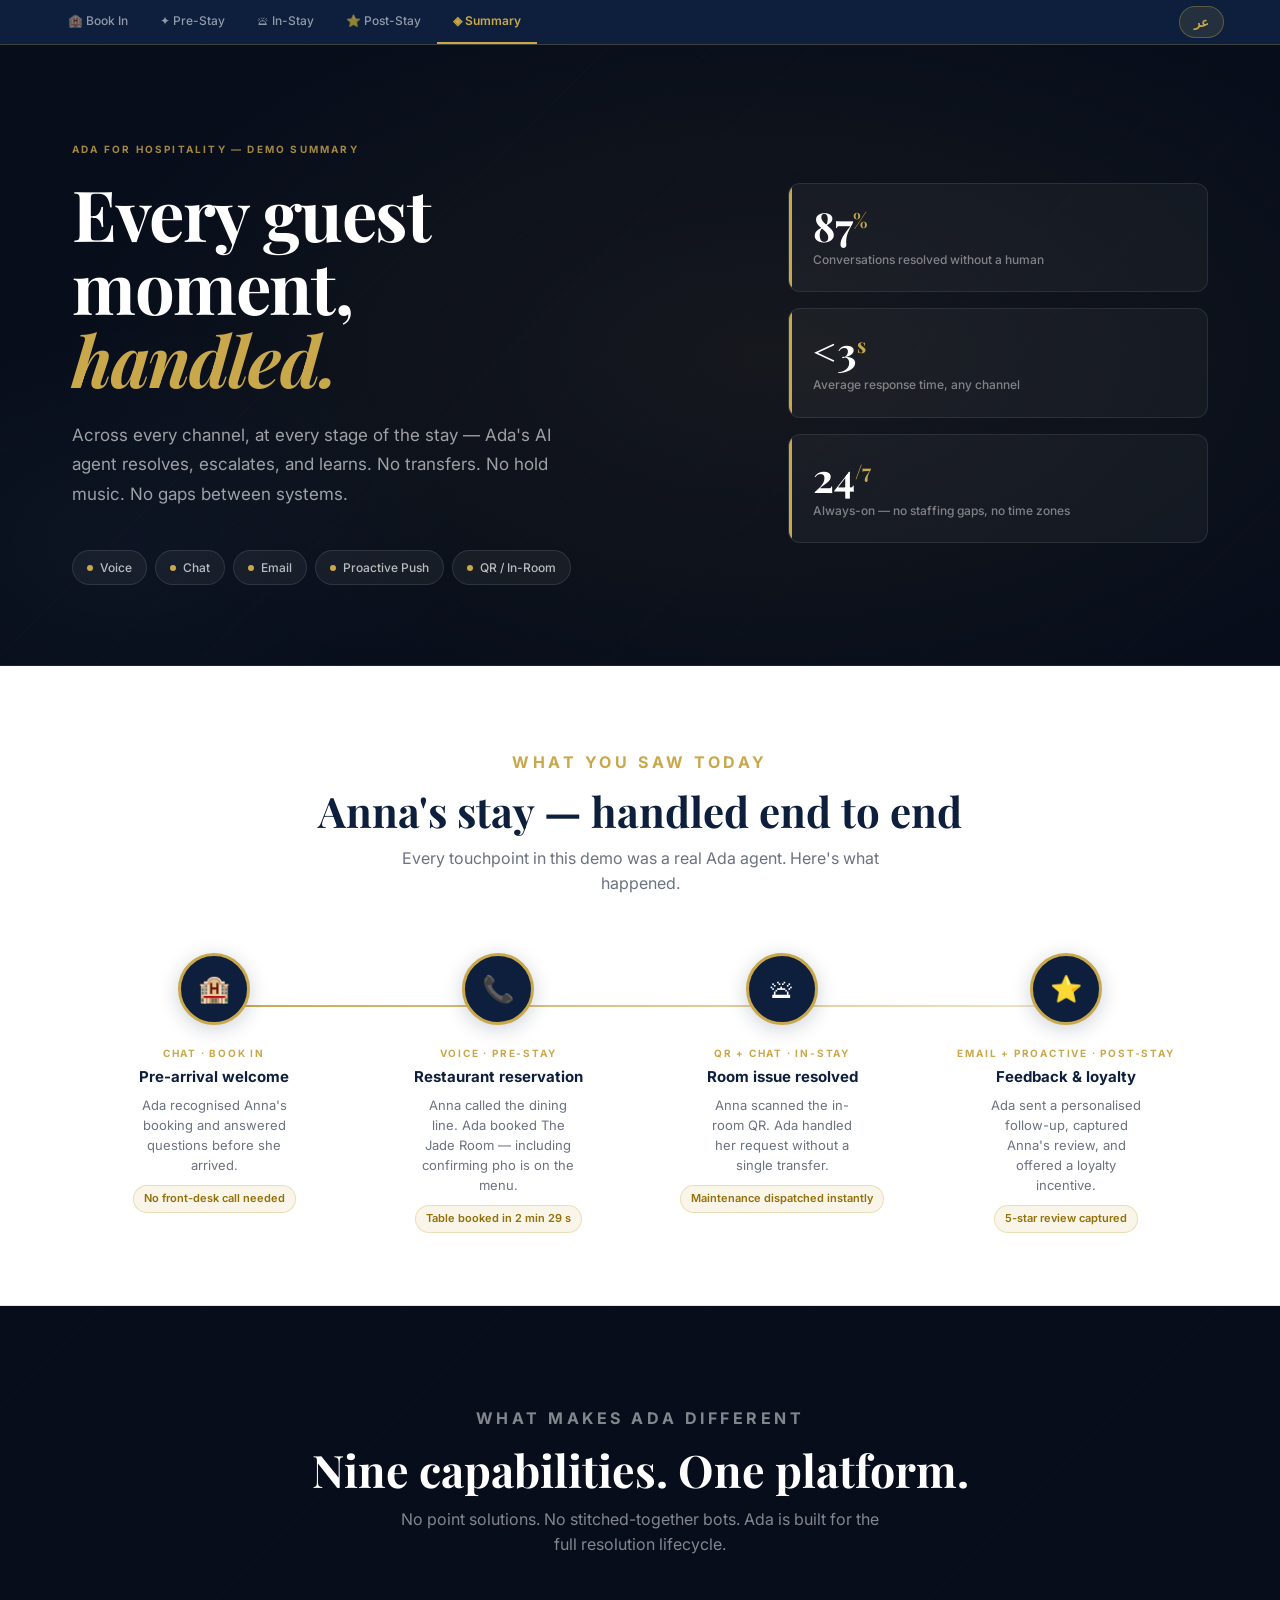
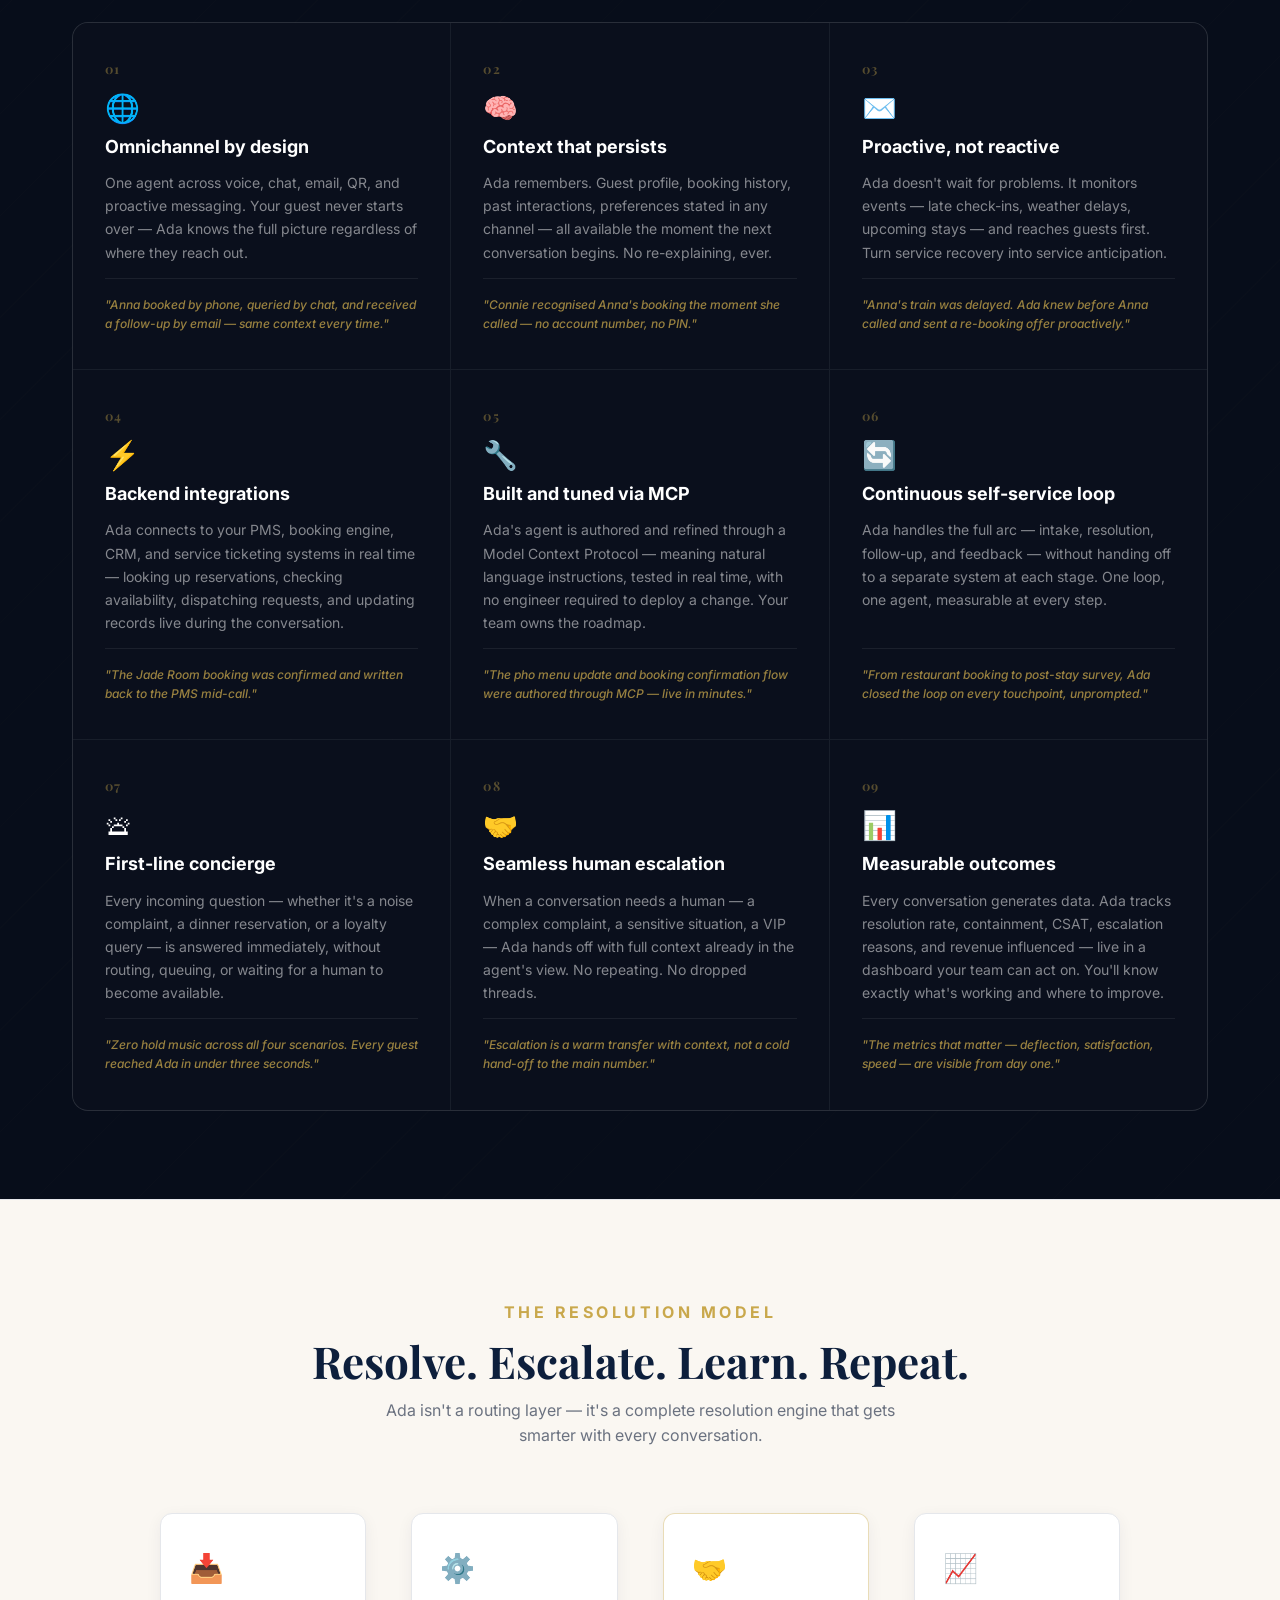
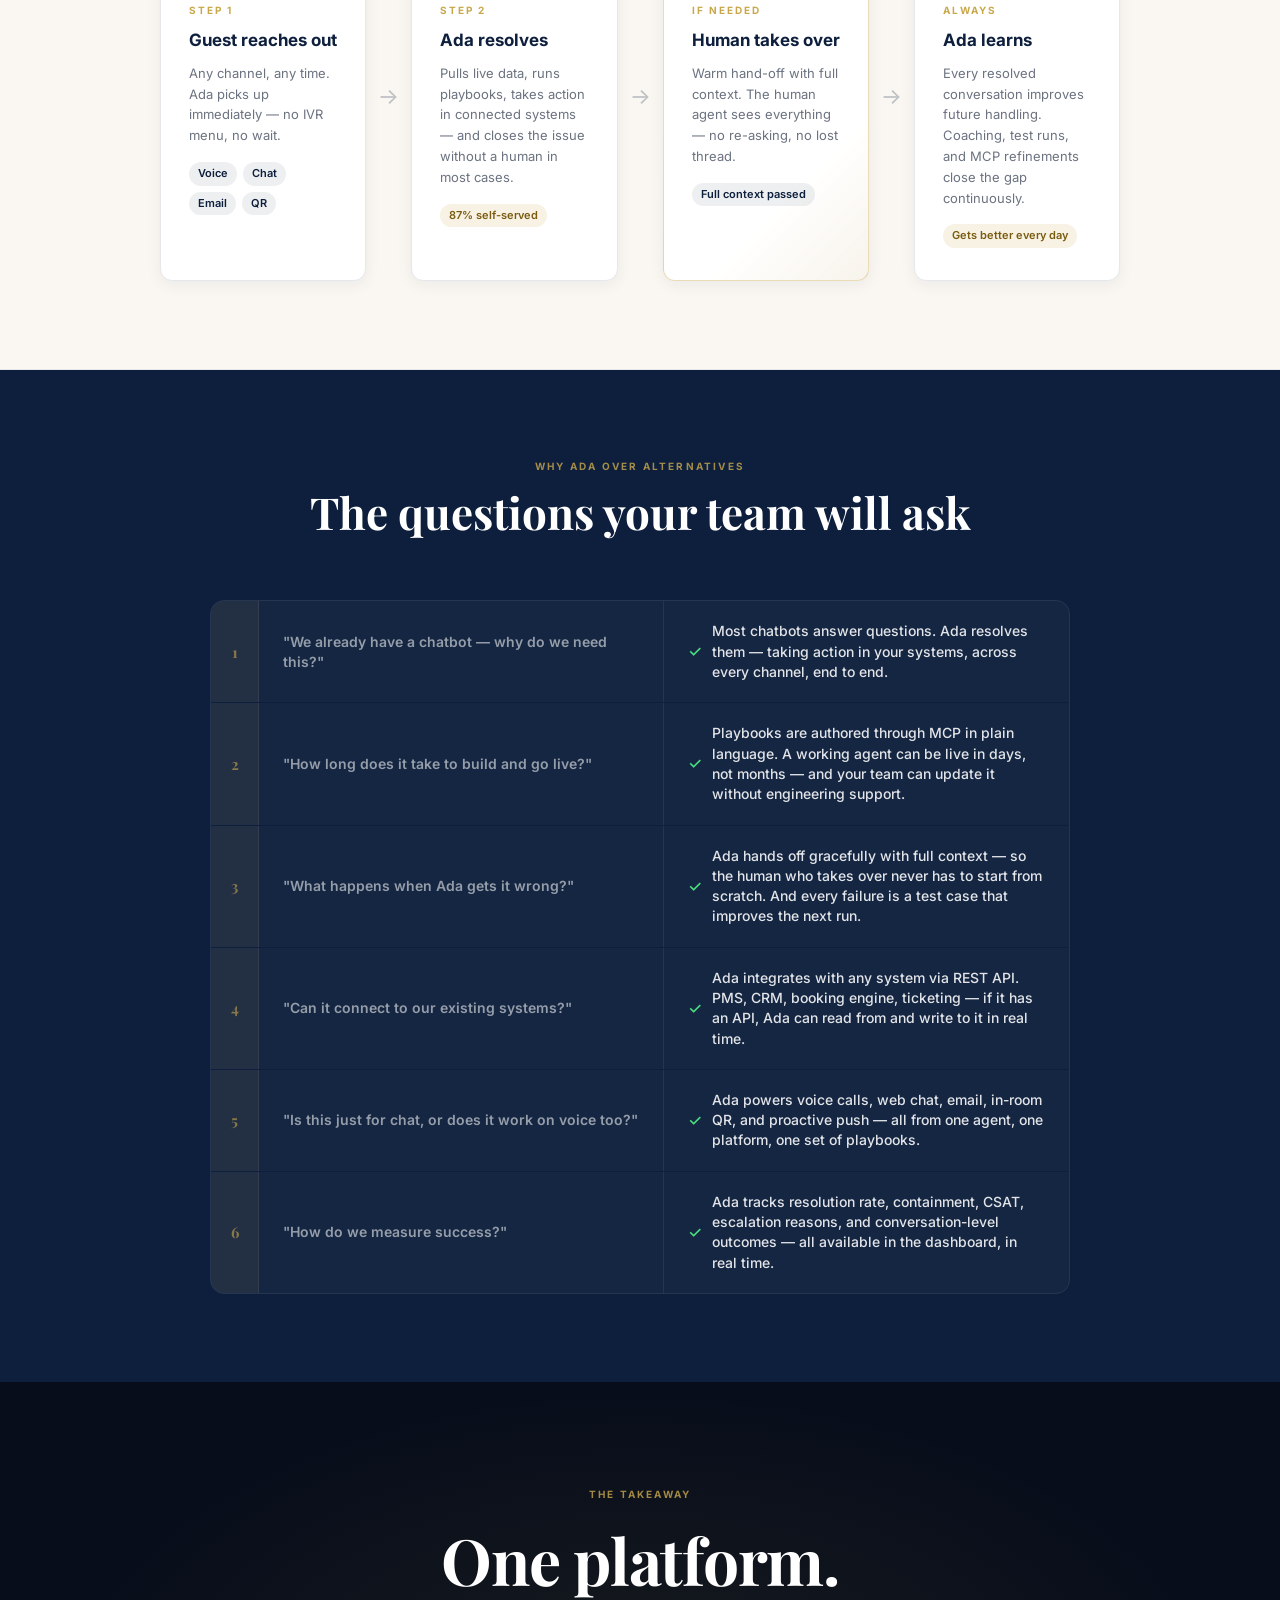
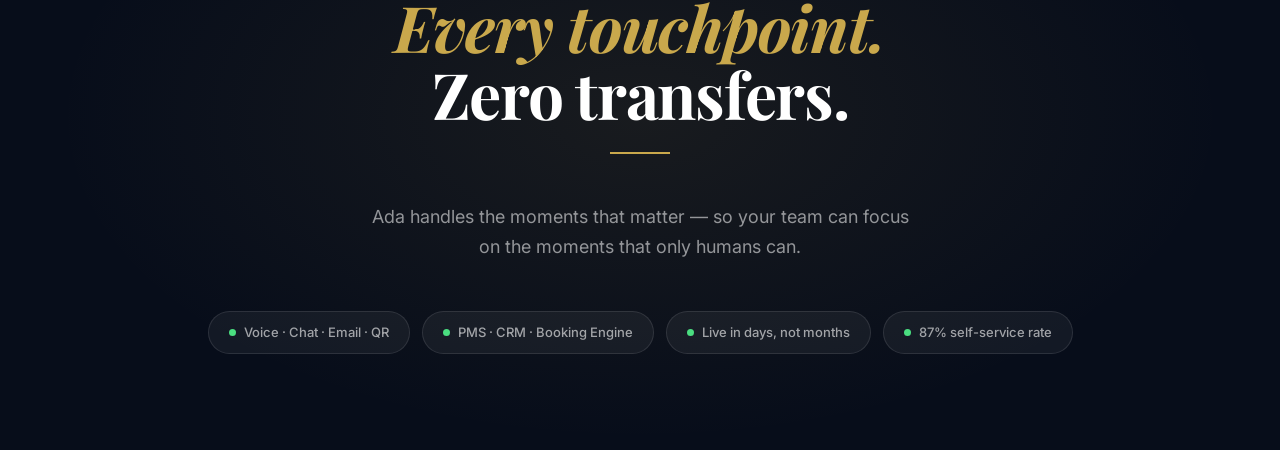
<file: summary.html>
<!DOCTYPE html>
<html lang="en-GB">
<head>
<meta charset="UTF-8">
<meta name="viewport" content="width=device-width, initial-scale=1.0">
<title>Ada Hotels — Why Ada</title>
<link rel="stylesheet" href="ada-hotels.css">
<link rel="preconnect" href="https://fonts.googleapis.com">
<link rel="preconnect" href="https://fonts.gstatic.com" crossorigin>
<link href="https://fonts.googleapis.com/css2?family=Playfair+Display:ital,wght@0,700;1,700&family=Inter:wght@300;400;500;600;700&display=swap" rel="stylesheet">
<style>
/* ── Demo nav ─────────────────────────────────────────────── */
.demo-nav-bar {
  background: #0D1F3C; border-bottom: 1px solid rgba(201,168,76,0.25);
  position: sticky; top: 0; z-index: 200;
}
.demo-nav-row {
  display: flex; align-items: center; max-width: 1240px;
  margin: 0 auto; padding: 0 32px; overflow-x: auto; scrollbar-width: none;
}
.demo-nav-row::-webkit-scrollbar { display: none; }
.demo-nav-tab {
  display: flex; align-items: center; gap: 6px; padding: 0 16px;
  font-size: 12px; font-weight: 500; color: rgba(255,255,255,0.55);
  text-decoration: none; white-space: nowrap; line-height: 42px;
  border-bottom: 2px solid transparent; transition: color 150ms, border-color 150ms;
}
.demo-nav-tab:hover { color: rgba(255,255,255,0.85); }
.demo-nav-tab.active { color: #C9A84C; border-bottom-color: #C9A84C; font-weight: 600; }

/* ── Shared ───────────────────────────────────────────────── */
*, *::before, *::after { box-sizing: border-box; margin: 0; padding: 0; }
body { font-family: 'Inter', sans-serif; background: #0A0F1C; color: #fff; }
.inner { max-width: 1200px; margin: 0 auto; padding: 0 32px; }
.eyebrow {
  font-size: 10px; font-weight: 700; letter-spacing: 0.22em; text-transform: uppercase;
  color: rgba(201,168,76,0.8);
}

/* ══════════════════════════════════════════════════════════
   HERO
══════════════════════════════════════════════════════════ */
.hero {
  background: #070D1A;
  padding: 96px 0 80px;
  position: relative;
  overflow: hidden;
  border-bottom: 1px solid rgba(201,168,76,0.15);
}
.hero::before {
  content: '';
  position: absolute; inset: 0;
  background:
    radial-gradient(ellipse 1100px 600px at 60% 50%, rgba(201,168,76,0.07) 0%, transparent 65%),
    radial-gradient(ellipse 600px 400px at 10% 80%, rgba(147,197,253,0.04) 0%, transparent 55%),
    repeating-linear-gradient(135deg, rgba(201,168,76,0.012) 0, rgba(201,168,76,0.012) 1px, transparent 1px, transparent 72px);
}
.hero-inner {
  position: relative; z-index: 1;
  display: grid; grid-template-columns: 1fr 420px; gap: 80px; align-items: center;
}
.hero-eyebrow { margin-bottom: 20px; }
.hero h1 {
  font-family: 'Playfair Display', serif;
  font-size: clamp(40px, 5.5vw, 72px);
  font-weight: 700;
  color: #fff;
  line-height: 1.04;
  letter-spacing: -0.02em;
  margin-bottom: 24px;
}
.hero h1 em { font-style: italic; color: #C9A84C; }
.hero-sub {
  font-size: 17px; color: rgba(255,255,255,0.6); max-width: 46ch; line-height: 1.75;
  margin-bottom: 40px;
}
.hero-tags {
  display: flex; flex-wrap: wrap; gap: 8px;
}
.hero-tag {
  display: inline-flex; align-items: center; gap: 7px;
  padding: 7px 14px;
  background: rgba(255,255,255,0.05);
  border: 1px solid rgba(255,255,255,0.1);
  border-radius: 999px;
  font-size: 12px; font-weight: 500; color: rgba(255,255,255,0.7);
}
.hero-tag-dot {
  width: 6px; height: 6px; border-radius: 50%; background: #C9A84C; flex-shrink: 0;
}

/* Hero stat cluster */
.hero-stats {
  display: flex; flex-direction: column; gap: 16px;
}
.hero-stat-row {
  background: rgba(255,255,255,0.04);
  border: 1px solid rgba(255,255,255,0.09);
  border-radius: 12px;
  padding: 22px 24px;
  position: relative;
  overflow: hidden;
}
.hero-stat-row::before {
  content: '';
  position: absolute; left: 0; top: 0; bottom: 0; width: 3px;
  background: #C9A84C;
}
.hero-stat-val {
  font-family: 'Playfair Display', serif;
  font-size: 40px; font-weight: 700; color: #fff;
  line-height: 1; margin-bottom: 4px;
  font-variant-numeric: tabular-nums;
}
.hero-stat-val sup { font-size: 20px; color: #C9A84C; vertical-align: super; }
.hero-stat-lbl { font-size: 12px; color: rgba(255,255,255,0.45); font-weight: 500; }

/* ══════════════════════════════════════════════════════════
   JOURNEY STRIP
══════════════════════════════════════════════════════════ */
.journey {
  background: #fff;
  padding: 72px 0;
  border-bottom: 1px solid #E5E7EB;
}
.journey-head { text-align: center; margin-bottom: 56px; }
.journey-head .eyebrow { color: #C9A84C; margin-bottom: 12px; }
.journey-head h2 {
  font-family: 'Playfair Display', serif;
  font-size: clamp(26px, 3.5vw, 42px);
  font-weight: 700; color: #0D1F3C; line-height: 1.1;
}
.journey-head p { font-size: 16px; color: #6B7280; margin-top: 12px; max-width: 52ch; margin-inline: auto; }

.journey-track {
  display: grid; grid-template-columns: repeat(4, 1fr);
  gap: 0;
  position: relative;
}
.journey-track::before {
  content: '';
  position: absolute; top: 52px; left: 12.5%; right: 12.5%; height: 2px;
  background: linear-gradient(90deg, #C9A84C, rgba(201,168,76,0.3));
  z-index: 0;
}
.journey-stop {
  display: flex; flex-direction: column; align-items: center;
  text-align: center; padding: 0 16px; position: relative; z-index: 1;
}
.journey-icon {
  width: 72px; height: 72px; border-radius: 50%;
  background: #0D1F3C;
  border: 3px solid #C9A84C;
  display: flex; align-items: center; justify-content: center;
  font-size: 26px; margin-bottom: 20px;
  box-shadow: 0 4px 20px rgba(13,31,60,0.2);
  flex-shrink: 0;
}
.journey-channel {
  font-size: 10px; font-weight: 700; letter-spacing: 0.18em; text-transform: uppercase;
  color: #C9A84C; margin-bottom: 6px;
}
.journey-title {
  font-size: 15px; font-weight: 700; color: #0D1F3C; margin-bottom: 8px; line-height: 1.3;
}
.journey-detail {
  font-size: 13px; color: #6B7280; line-height: 1.55; max-width: 20ch;
}
.journey-outcome {
  display: inline-block; margin-top: 10px;
  padding: 4px 10px; border-radius: 999px;
  background: rgba(201,168,76,0.12); border: 1px solid rgba(201,168,76,0.3);
  font-size: 11px; font-weight: 600; color: #92700A;
}

/* ══════════════════════════════════════════════════════════
   CAPABILITIES
══════════════════════════════════════════════════════════ */
.capabilities {
  background: #070D1A;
  padding: 88px 0;
  position: relative;
  overflow: hidden;
}
.capabilities::before {
  content: '';
  position: absolute; inset: 0;
  background: repeating-linear-gradient(
    135deg,
    rgba(201,168,76,0.012) 0, rgba(201,168,76,0.012) 1px,
    transparent 1px, transparent 72px
  );
}
.cap-head { text-align: center; margin-bottom: 64px; position: relative; z-index: 1; }
.cap-head .eyebrow { margin-bottom: 14px; }
.cap-head h2 {
  font-family: 'Playfair Display', serif;
  font-size: clamp(28px, 3.5vw, 46px);
  font-weight: 700; color: #fff; line-height: 1.1;
}
.cap-head p { font-size: 16px; color: rgba(255,255,255,0.5); margin-top: 12px; max-width: 50ch; margin-inline: auto; }

.cap-grid {
  display: grid;
  grid-template-columns: repeat(3, 1fr);
  gap: 1px;
  background: rgba(255,255,255,0.07);
  border: 1px solid rgba(255,255,255,0.07);
  border-radius: 16px;
  overflow: hidden;
  position: relative; z-index: 1;
}
.cap-cell {
  background: #0A0F1C;
  padding: 36px 32px;
  display: flex; flex-direction: column; gap: 14px;
  transition: background 200ms;
  position: relative;
  overflow: hidden;
}
.cap-cell:hover { background: #0F1829; }
.cap-cell::after {
  content: '';
  position: absolute; bottom: 0; left: 32px; right: 32px; height: 2px;
  background: linear-gradient(90deg, #C9A84C, transparent);
  opacity: 0;
  transition: opacity 250ms;
}
.cap-cell:hover::after { opacity: 1; }
.cap-num {
  font-family: 'Playfair Display', serif;
  font-size: 13px; font-weight: 700; color: rgba(201,168,76,0.4);
  letter-spacing: 0.1em;
}
.cap-icon { font-size: 28px; line-height: 1; }
.cap-title {
  font-size: 18px; font-weight: 700; color: #fff; line-height: 1.2;
}
.cap-desc { font-size: 14px; color: rgba(255,255,255,0.5); line-height: 1.65; }
.cap-proof {
  margin-top: auto; padding-top: 16px;
  border-top: 1px solid rgba(255,255,255,0.07);
  font-size: 12px; color: rgba(201,168,76,0.75); font-weight: 500; font-style: italic;
}

/* ══════════════════════════════════════════════════════════
   THE LOOP — How It Works
══════════════════════════════════════════════════════════ */
.loop-section {
  background: #FAF7F2;
  padding: 88px 0;
  border-top: 1px solid #E5E7EB;
  border-bottom: 1px solid #E5E7EB;
}
.loop-head { text-align: center; margin-bottom: 64px; }
.loop-head .eyebrow { color: #C9A84C; margin-bottom: 12px; }
.loop-head h2 {
  font-family: 'Playfair Display', serif;
  font-size: clamp(26px, 3.5vw, 44px);
  font-weight: 700; color: #0D1F3C; line-height: 1.1;
}
.loop-head p { font-size: 16px; color: #6B7280; margin-top: 12px; max-width: 52ch; margin-inline: auto; }

.loop-diagram {
  display: flex; align-items: stretch; gap: 0;
  position: relative; max-width: 960px; margin: 0 auto;
}
.loop-node {
  flex: 1;
  background: #fff;
  border: 1px solid #E5E7EB;
  border-radius: 12px;
  padding: 32px 28px;
  display: flex; flex-direction: column; gap: 12px;
  position: relative;
  box-shadow: 0 4px 16px rgba(13,31,60,0.06);
}
.loop-node.escalate {
  border-color: rgba(201,168,76,0.4);
  background: linear-gradient(135deg, #fff 70%, rgba(201,168,76,0.04));
}
.loop-arrow {
  display: flex; align-items: center; padding: 0 12px; flex-shrink: 0;
  color: rgba(13,31,60,0.25); font-size: 22px;
}
.loop-node-icon { font-size: 28px; }
.loop-node-label {
  font-size: 10px; font-weight: 700; letter-spacing: 0.2em; text-transform: uppercase;
  color: #C9A84C;
}
.loop-node-title { font-size: 17px; font-weight: 700; color: #0D1F3C; line-height: 1.2; }
.loop-node-desc { font-size: 13px; color: #6B7280; line-height: 1.6; }
.loop-node-channels {
  display: flex; flex-wrap: wrap; gap: 6px; margin-top: 4px;
}
.loop-chip {
  padding: 3px 9px; border-radius: 999px;
  font-size: 11px; font-weight: 600;
  background: rgba(13,31,60,0.07); color: #0D1F3C;
}
.loop-chip.gold { background: rgba(201,168,76,0.15); color: #7A5C10; }

/* ══════════════════════════════════════════════════════════
   DIFFERENTIATORS
══════════════════════════════════════════════════════════ */
.diff-section {
  background: #0D1F3C;
  padding: 88px 0;
}
.diff-head { text-align: center; margin-bottom: 64px; }
.diff-head .eyebrow { margin-bottom: 14px; }
.diff-head h2 {
  font-family: 'Playfair Display', serif;
  font-size: clamp(26px, 3.5vw, 44px);
  font-weight: 700; color: #fff; line-height: 1.1;
}
.diff-list {
  display: flex; flex-direction: column; gap: 1px;
  border: 1px solid rgba(255,255,255,0.1); border-radius: 14px; overflow: hidden;
  max-width: 860px; margin: 0 auto;
}
.diff-row {
  display: grid; grid-template-columns: 48px 1fr 1fr;
  background: rgba(255,255,255,0.03);
  transition: background 200ms;
}
.diff-row:hover { background: rgba(255,255,255,0.06); }
.diff-row-num {
  display: flex; align-items: center; justify-content: center;
  background: rgba(201,168,76,0.08); border-right: 1px solid rgba(255,255,255,0.07);
  font-family: 'Playfair Display', serif;
  font-size: 15px; color: rgba(201,168,76,0.6); font-weight: 700;
}
.diff-row-q {
  padding: 20px 24px;
  font-size: 14px; font-weight: 600; color: rgba(255,255,255,0.55);
  border-right: 1px solid rgba(255,255,255,0.07);
  display: flex; align-items: center;
  line-height: 1.45;
}
.diff-row-a {
  padding: 20px 24px;
  font-size: 14px; font-weight: 500; color: rgba(255,255,255,0.88);
  display: flex; align-items: center;
  line-height: 1.45;
  gap: 10px;
}
.diff-check { color: #4ADE80; font-size: 16px; flex-shrink: 0; }

/* ══════════════════════════════════════════════════════════
   CLOSING CTA
══════════════════════════════════════════════════════════ */
.closer {
  background: #070D1A;
  padding: 104px 0 96px;
  text-align: center;
  position: relative;
  overflow: hidden;
}
.closer::before {
  content: '';
  position: absolute; inset: 0;
  background:
    radial-gradient(ellipse 900px 500px at 50% 50%, rgba(201,168,76,0.09) 0%, transparent 65%);
}
.closer-inner { position: relative; z-index: 1; }
.closer .eyebrow { margin-bottom: 24px; }
.closer-headline {
  font-family: 'Playfair Display', serif;
  font-size: clamp(32px, 5vw, 68px);
  font-weight: 700; color: #fff; line-height: 1.05;
  letter-spacing: -0.02em; margin-bottom: 24px;
}
.closer-headline em { font-style: italic; color: #C9A84C; }
.closer-sub {
  font-size: 18px; color: rgba(255,255,255,0.55); max-width: 50ch;
  margin: 0 auto 48px; line-height: 1.7;
}
.closer-rule {
  width: 60px; height: 2px; background: #C9A84C; margin: 0 auto 48px;
}
.closer-logos {
  display: flex; align-items: center; justify-content: center; gap: 12px;
  flex-wrap: wrap;
}
.closer-badge {
  padding: 10px 20px;
  background: rgba(255,255,255,0.05); border: 1px solid rgba(255,255,255,0.1);
  border-radius: 999px;
  font-size: 13px; font-weight: 500; color: rgba(255,255,255,0.6);
  display: flex; align-items: center; gap: 8px;
}
.closer-badge-dot { width: 7px; height: 7px; border-radius: 50%; background: #4ADE80; }

/* ── Language toggle ─────────────────────────────────── */
.lang-toggle { margin-left: auto; display: flex; align-items: center; padding: 0 4px; }
.lang-btn {
  display: inline-flex; align-items: center;
  padding: 5px 14px;
  background: rgba(201,168,76,0.12); border: 1px solid rgba(201,168,76,0.35);
  border-radius: 999px;
  font-size: 13px; font-weight: 700; color: #C9A84C;
  text-decoration: none; white-space: nowrap;
  transition: background 150ms;
}
.lang-btn:hover { background: rgba(201,168,76,0.22); }

/* ── Responsive ───────────────────────────────────────── */
@media (max-width: 900px) {
  .hero-inner { grid-template-columns: 1fr; }
  .hero-stats { display: grid; grid-template-columns: 1fr 1fr; gap: 12px; }
  .journey-track { grid-template-columns: 1fr 1fr; }
  .journey-track::before { display: none; }
  .cap-grid { grid-template-columns: 1fr 1fr; }
  .loop-diagram { flex-direction: column; gap: 8px; }
  .loop-arrow { display: none; }
  .diff-row { grid-template-columns: 1fr; }
  .diff-row-num { display: none; }
  .diff-row-q { border-right: none; border-bottom: 1px solid rgba(255,255,255,0.07); }
}
@media (max-width: 600px) {
  .cap-grid { grid-template-columns: 1fr; }
  .journey-track { grid-template-columns: 1fr; }
  .hero-stats { grid-template-columns: 1fr; }
  .inner { padding: 0 20px; }
}
</style>
</head>
<body>

<!-- ── Nav ────────────────────────────────────────────────── -->
<nav class="demo-nav-bar">
  <div class="demo-nav-row">
    <a class="demo-nav-tab" href="index.html">🏨 Book In</a>
    <a class="demo-nav-tab" href="pre-stay.html">✦ Pre-Stay</a>
    <a class="demo-nav-tab" href="in-stay.html">🛎 In-Stay</a>
    <a class="demo-nav-tab" href="post-stay.html">⭐ Post-Stay</a>
    <a class="demo-nav-tab active" href="summary.html">◈ Summary</a>
    <div class="lang-toggle">
      <a class="lang-btn" href="ar/summary.html">عر</a>
    </div>
  </div>
</nav>

<!-- ══════════════════════════════════════════════════════════
     HERO
══════════════════════════════════════════════════════════ -->
<section class="hero">
  <div class="inner">
    <div class="hero-inner">
      <div class="hero-text">
        <p class="eyebrow hero-eyebrow">Ada for Hospitality — Demo Summary</p>
        <h1>Every guest moment,<br><em>handled.</em></h1>
        <p class="hero-sub">Across every channel, at every stage of the stay — Ada's AI agent resolves, escalates, and learns. No transfers. No hold music. No gaps between systems.</p>
        <div class="hero-tags">
          <span class="hero-tag"><span class="hero-tag-dot"></span>Voice</span>
          <span class="hero-tag"><span class="hero-tag-dot"></span>Chat</span>
          <span class="hero-tag"><span class="hero-tag-dot"></span>Email</span>
          <span class="hero-tag"><span class="hero-tag-dot"></span>Proactive Push</span>
          <span class="hero-tag"><span class="hero-tag-dot"></span>QR / In-Room</span>
        </div>
      </div>
      <div class="hero-stats">
        <div class="hero-stat-row">
          <div class="hero-stat-val">87<sup>%</sup></div>
          <div class="hero-stat-lbl">Conversations resolved without a human</div>
        </div>
        <div class="hero-stat-row">
          <div class="hero-stat-val">&lt;3<sup>s</sup></div>
          <div class="hero-stat-lbl">Average response time, any channel</div>
        </div>
        <div class="hero-stat-row">
          <div class="hero-stat-val">24<sup>/7</sup></div>
          <div class="hero-stat-lbl">Always-on — no staffing gaps, no time zones</div>
        </div>
      </div>
    </div>
  </div>
</section>

<!-- ══════════════════════════════════════════════════════════
     JOURNEY STRIP
══════════════════════════════════════════════════════════ -->
<section class="journey">
  <div class="inner">
    <div class="journey-head">
      <p class="eyebrow">What you saw today</p>
      <h2>Anna's stay — handled end to end</h2>
      <p>Every touchpoint in this demo was a real Ada agent. Here's what happened.</p>
    </div>
    <div class="journey-track">
      <div class="journey-stop">
        <div class="journey-icon">🏨</div>
        <div class="journey-channel">Chat · Book In</div>
        <div class="journey-title">Pre-arrival welcome</div>
        <div class="journey-detail">Ada recognised Anna's booking and answered questions before she arrived.</div>
        <div class="journey-outcome">No front-desk call needed</div>
      </div>
      <div class="journey-stop">
        <div class="journey-icon">📞</div>
        <div class="journey-channel">Voice · Pre-Stay</div>
        <div class="journey-title">Restaurant reservation</div>
        <div class="journey-detail">Anna called the dining line. Ada booked The Jade Room — including confirming pho is on the menu.</div>
        <div class="journey-outcome">Table booked in 2 min 29 s</div>
      </div>
      <div class="journey-stop">
        <div class="journey-icon">🛎</div>
        <div class="journey-channel">QR + Chat · In-Stay</div>
        <div class="journey-title">Room issue resolved</div>
        <div class="journey-detail">Anna scanned the in-room QR. Ada handled her request without a single transfer.</div>
        <div class="journey-outcome">Maintenance dispatched instantly</div>
      </div>
      <div class="journey-stop">
        <div class="journey-icon">⭐</div>
        <div class="journey-channel">Email + Proactive · Post-Stay</div>
        <div class="journey-title">Feedback & loyalty</div>
        <div class="journey-detail">Ada sent a personalised follow-up, captured Anna's review, and offered a loyalty incentive.</div>
        <div class="journey-outcome">5-star review captured</div>
      </div>
    </div>
  </div>
</section>

<!-- ══════════════════════════════════════════════════════════
     CAPABILITIES
══════════════════════════════════════════════════════════ -->
<section class="capabilities">
  <div class="inner">
    <div class="cap-head">
      <p class="eyebrow">What makes Ada different</p>
      <h2>Nine capabilities. One platform.</h2>
      <p>No point solutions. No stitched-together bots. Ada is built for the full resolution lifecycle.</p>
    </div>
    <div class="cap-grid">

      <div class="cap-cell">
        <div class="cap-num">01</div>
        <div class="cap-icon">🌐</div>
        <div class="cap-title">Omnichannel by design</div>
        <div class="cap-desc">One agent across voice, chat, email, QR, and proactive messaging. Your guest never starts over — Ada knows the full picture regardless of where they reach out.</div>
        <div class="cap-proof">"Anna booked by phone, queried by chat, and received a follow-up by email — same context every time."</div>
      </div>

      <div class="cap-cell">
        <div class="cap-num">02</div>
        <div class="cap-icon">🧠</div>
        <div class="cap-title">Context that persists</div>
        <div class="cap-desc">Ada remembers. Guest profile, booking history, past interactions, preferences stated in any channel — all available the moment the next conversation begins. No re-explaining, ever.</div>
        <div class="cap-proof">"Connie recognised Anna's booking the moment she called — no account number, no PIN."</div>
      </div>

      <div class="cap-cell">
        <div class="cap-num">03</div>
        <div class="cap-icon">✉️</div>
        <div class="cap-title">Proactive, not reactive</div>
        <div class="cap-desc">Ada doesn't wait for problems. It monitors events — late check-ins, weather delays, upcoming stays — and reaches guests first. Turn service recovery into service anticipation.</div>
        <div class="cap-proof">"Anna's train was delayed. Ada knew before Anna called and sent a re-booking offer proactively."</div>
      </div>

      <div class="cap-cell">
        <div class="cap-num">04</div>
        <div class="cap-icon">⚡</div>
        <div class="cap-title">Backend integrations</div>
        <div class="cap-desc">Ada connects to your PMS, booking engine, CRM, and service ticketing systems in real time — looking up reservations, checking availability, dispatching requests, and updating records live during the conversation.</div>
        <div class="cap-proof">"The Jade Room booking was confirmed and written back to the PMS mid-call."</div>
      </div>

      <div class="cap-cell">
        <div class="cap-num">05</div>
        <div class="cap-icon">🔧</div>
        <div class="cap-title">Built and tuned via MCP</div>
        <div class="cap-desc">Ada's agent is authored and refined through a Model Context Protocol — meaning natural language instructions, tested in real time, with no engineer required to deploy a change. Your team owns the roadmap.</div>
        <div class="cap-proof">"The pho menu update and booking confirmation flow were authored through MCP — live in minutes."</div>
      </div>

      <div class="cap-cell">
        <div class="cap-num">06</div>
        <div class="cap-icon">🔄</div>
        <div class="cap-title">Continuous self-service loop</div>
        <div class="cap-desc">Ada handles the full arc — intake, resolution, follow-up, and feedback — without handing off to a separate system at each stage. One loop, one agent, measurable at every step.</div>
        <div class="cap-proof">"From restaurant booking to post-stay survey, Ada closed the loop on every touchpoint, unprompted."</div>
      </div>

      <div class="cap-cell">
        <div class="cap-num">07</div>
        <div class="cap-icon">🛎</div>
        <div class="cap-title">First-line concierge</div>
        <div class="cap-desc">Every incoming question — whether it's a noise complaint, a dinner reservation, or a loyalty query — is answered immediately, without routing, queuing, or waiting for a human to become available.</div>
        <div class="cap-proof">"Zero hold music across all four scenarios. Every guest reached Ada in under three seconds."</div>
      </div>

      <div class="cap-cell">
        <div class="cap-num">08</div>
        <div class="cap-icon">🤝</div>
        <div class="cap-title">Seamless human escalation</div>
        <div class="cap-desc">When a conversation needs a human — a complex complaint, a sensitive situation, a VIP — Ada hands off with full context already in the agent's view. No repeating. No dropped threads.</div>
        <div class="cap-proof">"Escalation is a warm transfer with context, not a cold hand-off to the main number."</div>
      </div>

      <div class="cap-cell">
        <div class="cap-num">09</div>
        <div class="cap-icon">📊</div>
        <div class="cap-title">Measurable outcomes</div>
        <div class="cap-desc">Every conversation generates data. Ada tracks resolution rate, containment, CSAT, escalation reasons, and revenue influenced — live in a dashboard your team can act on. You'll know exactly what's working and where to improve.</div>
        <div class="cap-proof">"The metrics that matter — deflection, satisfaction, speed — are visible from day one."</div>
      </div>

    </div>
  </div>
</section>

<!-- ══════════════════════════════════════════════════════════
     HOW THE LOOP WORKS
══════════════════════════════════════════════════════════ -->
<section class="loop-section">
  <div class="inner">
    <div class="loop-head">
      <p class="eyebrow">The resolution model</p>
      <h2>Resolve. Escalate. Learn. Repeat.</h2>
      <p>Ada isn't a routing layer — it's a complete resolution engine that gets smarter with every conversation.</p>
    </div>
    <div class="loop-diagram">
      <div class="loop-node">
        <div class="loop-node-icon">📥</div>
        <div class="loop-node-label">Step 1</div>
        <div class="loop-node-title">Guest reaches out</div>
        <div class="loop-node-desc">Any channel, any time. Ada picks up immediately — no IVR menu, no wait.</div>
        <div class="loop-node-channels">
          <span class="loop-chip">Voice</span>
          <span class="loop-chip">Chat</span>
          <span class="loop-chip">Email</span>
          <span class="loop-chip">QR</span>
        </div>
      </div>
      <div class="loop-arrow">→</div>
      <div class="loop-node">
        <div class="loop-node-icon">⚙️</div>
        <div class="loop-node-label">Step 2</div>
        <div class="loop-node-title">Ada resolves</div>
        <div class="loop-node-desc">Pulls live data, runs playbooks, takes action in connected systems — and closes the issue without a human in most cases.</div>
        <div class="loop-node-channels">
          <span class="loop-chip gold">87% self-served</span>
        </div>
      </div>
      <div class="loop-arrow">→</div>
      <div class="loop-node escalate">
        <div class="loop-node-icon">🤝</div>
        <div class="loop-node-label">If needed</div>
        <div class="loop-node-title">Human takes over</div>
        <div class="loop-node-desc">Warm hand-off with full context. The human agent sees everything — no re-asking, no lost thread.</div>
        <div class="loop-node-channels">
          <span class="loop-chip">Full context passed</span>
        </div>
      </div>
      <div class="loop-arrow">→</div>
      <div class="loop-node">
        <div class="loop-node-icon">📈</div>
        <div class="loop-node-label">Always</div>
        <div class="loop-node-title">Ada learns</div>
        <div class="loop-node-desc">Every resolved conversation improves future handling. Coaching, test runs, and MCP refinements close the gap continuously.</div>
        <div class="loop-node-channels">
          <span class="loop-chip gold">Gets better every day</span>
        </div>
      </div>
    </div>
  </div>
</section>

<!-- ══════════════════════════════════════════════════════════
     DIFFERENTIATOR TABLE
══════════════════════════════════════════════════════════ -->
<section class="diff-section">
  <div class="inner">
    <div class="diff-head">
      <p class="eyebrow">Why Ada over alternatives</p>
      <h2>The questions your team will ask</h2>
    </div>
    <div class="diff-list">
      <div class="diff-row">
        <div class="diff-row-num">1</div>
        <div class="diff-row-q">"We already have a chatbot — why do we need this?"</div>
        <div class="diff-row-a"><span class="diff-check">✓</span>Most chatbots answer questions. Ada resolves them — taking action in your systems, across every channel, end to end.</div>
      </div>
      <div class="diff-row">
        <div class="diff-row-num">2</div>
        <div class="diff-row-q">"How long does it take to build and go live?"</div>
        <div class="diff-row-a"><span class="diff-check">✓</span>Playbooks are authored through MCP in plain language. A working agent can be live in days, not months — and your team can update it without engineering support.</div>
      </div>
      <div class="diff-row">
        <div class="diff-row-num">3</div>
        <div class="diff-row-q">"What happens when Ada gets it wrong?"</div>
        <div class="diff-row-a"><span class="diff-check">✓</span>Ada hands off gracefully with full context — so the human who takes over never has to start from scratch. And every failure is a test case that improves the next run.</div>
      </div>
      <div class="diff-row">
        <div class="diff-row-num">4</div>
        <div class="diff-row-q">"Can it connect to our existing systems?"</div>
        <div class="diff-row-a"><span class="diff-check">✓</span>Ada integrates with any system via REST API. PMS, CRM, booking engine, ticketing — if it has an API, Ada can read from and write to it in real time.</div>
      </div>
      <div class="diff-row">
        <div class="diff-row-num">5</div>
        <div class="diff-row-q">"Is this just for chat, or does it work on voice too?"</div>
        <div class="diff-row-a"><span class="diff-check">✓</span>Ada powers voice calls, web chat, email, in-room QR, and proactive push — all from one agent, one platform, one set of playbooks.</div>
      </div>
      <div class="diff-row">
        <div class="diff-row-num">6</div>
        <div class="diff-row-q">"How do we measure success?"</div>
        <div class="diff-row-a"><span class="diff-check">✓</span>Ada tracks resolution rate, containment, CSAT, escalation reasons, and conversation-level outcomes — all available in the dashboard, in real time.</div>
      </div>
    </div>
  </div>
</section>

<!-- ══════════════════════════════════════════════════════════
     CLOSER
══════════════════════════════════════════════════════════ -->
<section class="closer">
  <div class="inner">
    <div class="closer-inner">
      <p class="eyebrow">The takeaway</p>
      <h2 class="closer-headline">One platform.<br><em>Every touchpoint.</em><br>Zero transfers.</h2>
      <div class="closer-rule"></div>
      <p class="closer-sub">Ada handles the moments that matter — so your team can focus on the moments that only humans can.</p>
      <div class="closer-logos">
        <span class="closer-badge"><span class="closer-badge-dot"></span>Voice · Chat · Email · QR</span>
        <span class="closer-badge"><span class="closer-badge-dot"></span>PMS · CRM · Booking Engine</span>
        <span class="closer-badge"><span class="closer-badge-dot"></span>Live in days, not months</span>
        <span class="closer-badge"><span class="closer-badge-dot"></span>87% self-service rate</span>
      </div>
    </div>
  </div>
</section>

</body>
</html>
</file>
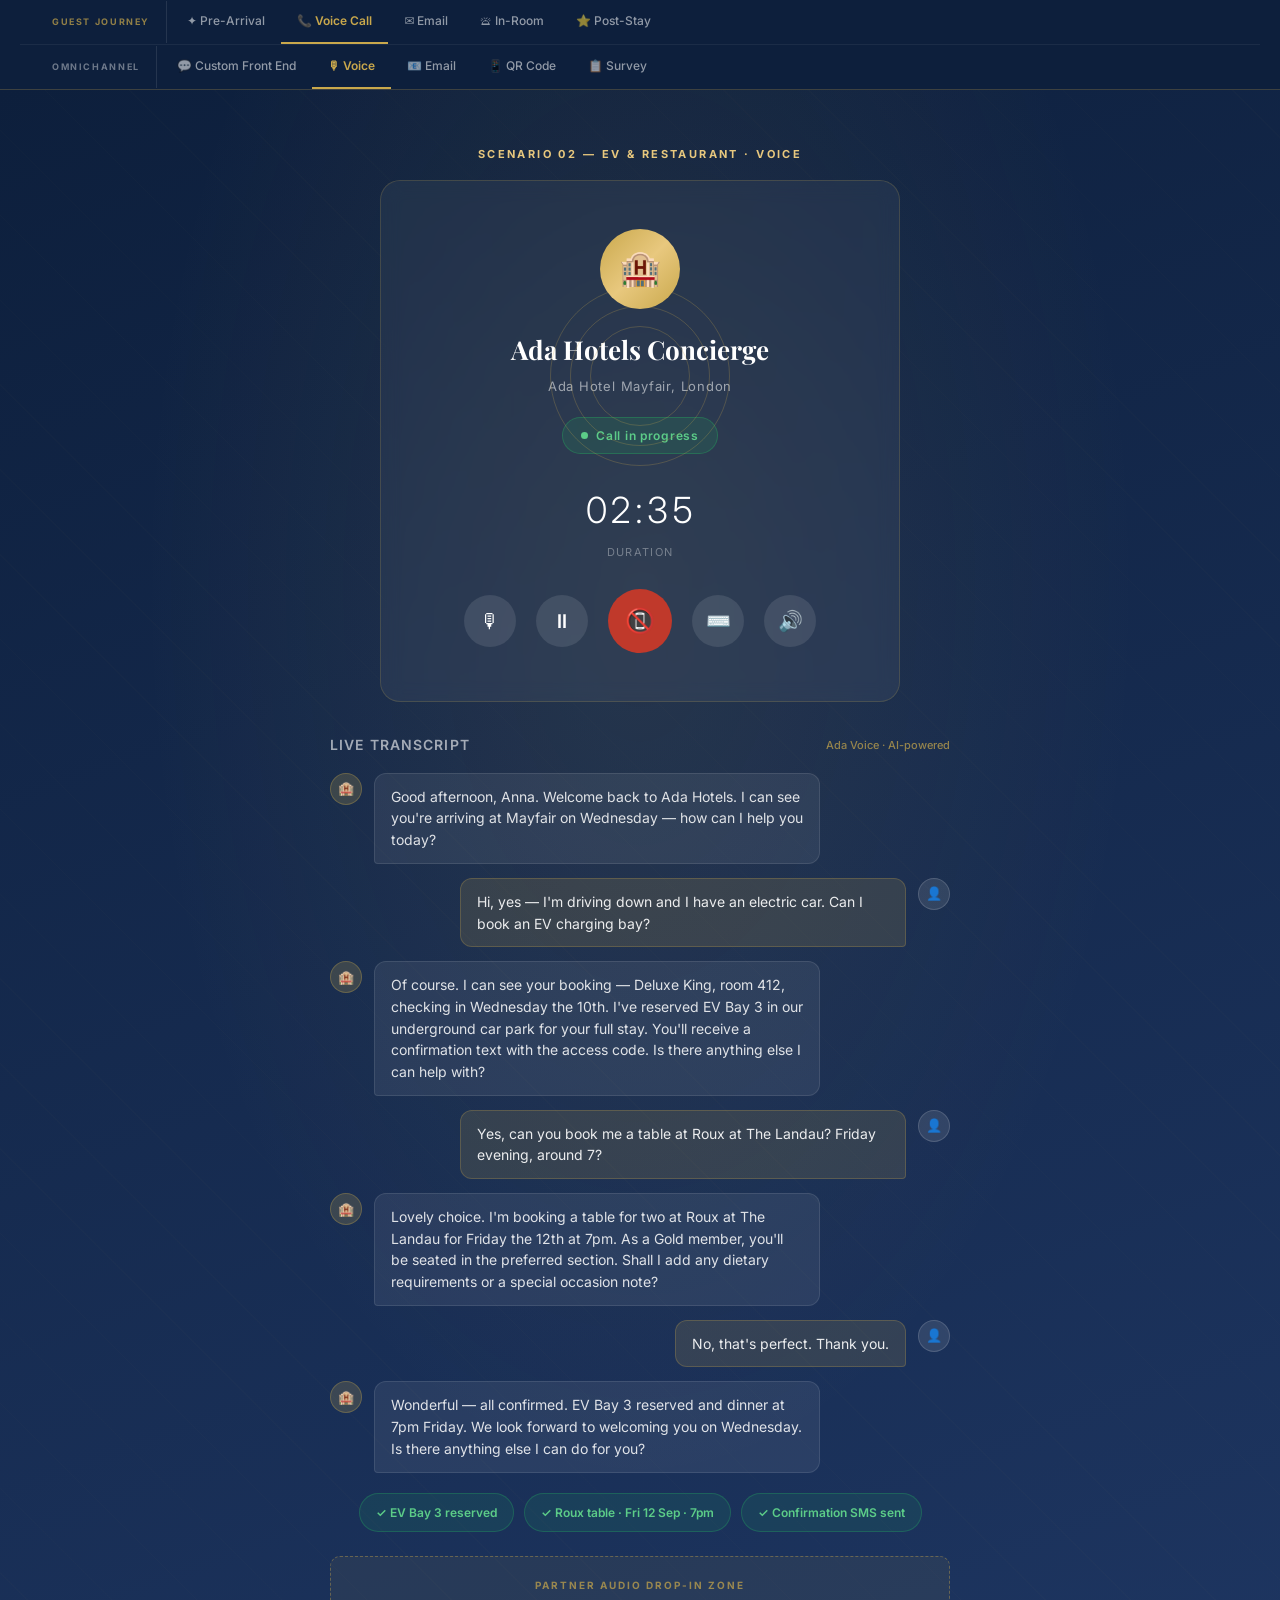
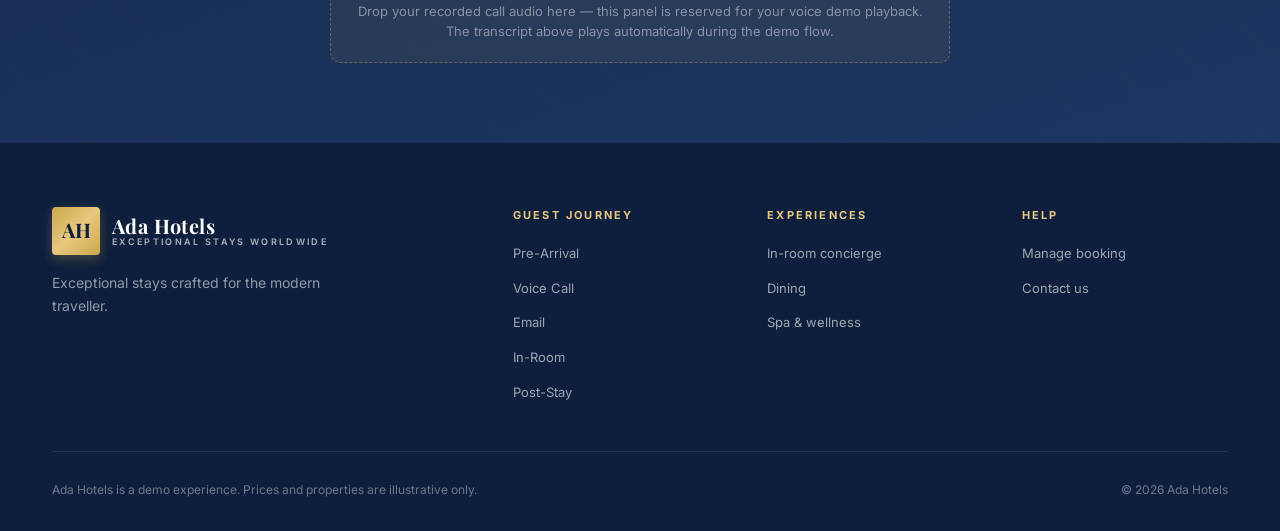
<file: voice.html>
<!DOCTYPE html>
<html lang="en-GB">
<head>
<meta charset="UTF-8">
<meta name="viewport" content="width=device-width, initial-scale=1.0">
<title>Ada Hotels — Voice</title>
<link rel="stylesheet" href="ada-hotels.css">
<style>

/* ── Demo nav (shared) ────────────────────────────────────── */
.demo-nav-bar {
  background: #0D1F3C;
  border-bottom: 1px solid rgba(201,168,76,0.25);
  position: sticky; top: 0; z-index: 200;
}
.demo-nav-row {
  display: flex; align-items: center; gap: 0;
  max-width: 1240px; margin: 0 auto; padding: 0 32px;
  overflow-x: auto; scrollbar-width: none;
}
.demo-nav-row::-webkit-scrollbar { display: none; }
.demo-nav-label {
  font-size: 9px; font-weight: 700; letter-spacing: 0.18em; text-transform: uppercase;
  color: rgba(201,168,76,0.7); padding: 0 16px 0 0; white-space: nowrap;
  flex-shrink: 0; border-right: 1px solid rgba(255,255,255,0.1);
  margin-right: 4px; line-height: 42px;
}
.demo-nav-row-2 .demo-nav-label { color: rgba(255,255,255,0.4); }
.demo-nav-tab {
  display: flex; align-items: center; gap: 6px; padding: 0 16px;
  font-size: 12px; font-weight: 500; color: rgba(255,255,255,0.55);
  text-decoration: none; white-space: nowrap; line-height: 42px;
  border-bottom: 2px solid transparent; transition: color 150ms, border-color 150ms;
}
.demo-nav-tab:hover { color: rgba(255,255,255,0.85); }
.demo-nav-tab.active { color: #C9A84C; border-bottom-color: #C9A84C; font-weight: 600; }
.demo-nav-row-2 { border-top: 1px solid rgba(255,255,255,0.06); }

/* ── Voice page ───────────────────────────────────────────── */
.voice-page {
  min-height: calc(100vh - 140px);
  background: var(--ah-navy-grad);
  display: flex;
  flex-direction: column;
  align-items: center;
  padding: 56px 32px 80px;
  position: relative;
  overflow: hidden;
}
.voice-page::before {
  content: '';
  position: absolute;
  inset: 0;
  background:
    radial-gradient(ellipse at 50% 30%, rgba(201,168,76,0.1) 0%, transparent 55%),
    repeating-linear-gradient(45deg, rgba(201,168,76,0.015) 0px, rgba(201,168,76,0.015) 1px, transparent 1px, transparent 60px);
}

.voice-eyebrow {
  font-size: 11px; font-weight: 700; letter-spacing: 0.22em; text-transform: uppercase;
  color: var(--ah-gold-light); margin-bottom: 16px; position: relative;
}

.call-card {
  background: rgba(255,255,255,0.05);
  border: 1px solid rgba(201,168,76,0.2);
  border-radius: 20px;
  padding: 48px 40px;
  width: 100%;
  max-width: 520px;
  text-align: center;
  position: relative;
  margin-bottom: 32px;
  backdrop-filter: blur(10px);
}

/* Pulse rings */
.pulse-rings {
  position: absolute;
  top: 50%;
  left: 50%;
  transform: translate(-50%, -65px);
  pointer-events: none;
}
.pulse-ring {
  position: absolute;
  border-radius: 50%;
  border: 1.5px solid rgba(201,168,76,0.25);
  animation: pulse-out 2.4s ease-out infinite;
}
.pulse-ring:nth-child(1) { width: 100px; height: 100px; top: -50px; left: -50px; animation-delay: 0s; }
.pulse-ring:nth-child(2) { width: 140px; height: 140px; top: -70px; left: -70px; animation-delay: 0.6s; }
.pulse-ring:nth-child(3) { width: 180px; height: 180px; top: -90px; left: -90px; animation-delay: 1.2s; }

@keyframes pulse-out {
  0%   { opacity: 0.8; transform: scale(0.9); }
  100% { opacity: 0;   transform: scale(1.35); }
}

.call-avatar {
  width: 80px; height: 80px;
  border-radius: 50%;
  background: var(--ah-gold-grad);
  display: flex; align-items: center; justify-content: center;
  font-size: 34px;
  margin: 0 auto 20px;
  position: relative;
  z-index: 1;
}

.call-name {
  font-family: 'Playfair Display', serif;
  font-size: 26px;
  font-weight: 700;
  color: var(--ah-white);
  margin-bottom: 6px;
}
.call-hotel { font-size: 13px; color: rgba(255,255,255,0.55); letter-spacing: 0.06em; margin-bottom: 20px; }

.call-status {
  display: inline-flex;
  align-items: center;
  gap: 8px;
  padding: 8px 18px;
  border-radius: 999px;
  background: rgba(39,174,96,0.15);
  border: 1px solid rgba(39,174,96,0.35);
  color: #5CCC88;
  font-size: 12px;
  font-weight: 600;
  letter-spacing: 0.06em;
  margin-bottom: 28px;
}
.call-dot {
  width: 7px; height: 7px;
  border-radius: 50%;
  background: #5CCC88;
  animation: blink 1.4s ease-in-out infinite;
}
@keyframes blink { 0%,100%{ opacity:1 } 50%{ opacity:0.3 } }

.call-timer {
  font-size: 36px;
  font-weight: 300;
  color: var(--ah-white);
  letter-spacing: 0.05em;
  font-variant-numeric: tabular-nums;
  margin-bottom: 4px;
}
.call-timer-label { font-size: 11px; color: rgba(255,255,255,0.35); letter-spacing: 0.12em; text-transform: uppercase; }

/* Call controls */
.call-controls {
  display: flex;
  align-items: center;
  justify-content: center;
  gap: 20px;
  margin-top: 28px;
}
.call-btn {
  width: 52px; height: 52px;
  border-radius: 50%;
  display: flex; align-items: center; justify-content: center;
  font-size: 20px;
  border: none;
  cursor: pointer;
  background: rgba(255,255,255,0.1);
  color: var(--ah-white);
  transition: background 150ms;
}
.call-btn:hover { background: rgba(255,255,255,0.18); }
.call-btn.end {
  width: 64px; height: 64px;
  background: #C0392B;
  font-size: 24px;
}
.call-btn.end:hover { background: #E04535; }

/* Transcript panel */
.transcript-panel {
  width: 100%;
  max-width: 620px;
  position: relative;
}
.transcript-panel-head {
  display: flex;
  align-items: center;
  justify-content: space-between;
  margin-bottom: 16px;
}
.transcript-panel-head h3 {
  font-size: 14px;
  font-weight: 600;
  color: rgba(255,255,255,0.6);
  letter-spacing: 0.08em;
  text-transform: uppercase;
}
.transcript-panel-head span {
  font-size: 11px;
  color: rgba(201,168,76,0.7);
  font-weight: 500;
}

.transcript-msg {
  display: flex;
  gap: 12px;
  margin-bottom: 14px;
  animation: fade-in 0.5s ease both;
}
.transcript-msg.user { flex-direction: row-reverse; }

@keyframes fade-in { from { opacity:0; transform:translateY(6px); } to { opacity:1; transform:none; } }

.t-avatar {
  width: 32px; height: 32px;
  border-radius: 50%;
  background: rgba(201,168,76,0.2);
  border: 1px solid rgba(201,168,76,0.3);
  display: flex; align-items: center; justify-content: center;
  font-size: 13px;
  flex-shrink: 0;
}
.transcript-msg.user .t-avatar {
  background: rgba(255,255,255,0.1);
  border-color: rgba(255,255,255,0.15);
}

.t-bubble {
  max-width: 72%;
  background: rgba(255,255,255,0.07);
  border: 1px solid rgba(255,255,255,0.1);
  border-radius: 12px 12px 12px 4px;
  padding: 12px 16px;
  font-size: 14px;
  color: rgba(255,255,255,0.85);
  line-height: 1.55;
}
.transcript-msg.user .t-bubble {
  background: rgba(201,168,76,0.15);
  border-color: rgba(201,168,76,0.25);
  border-radius: 12px 12px 4px 12px;
  color: rgba(255,255,255,0.9);
}

.resolved-chips {
  display: flex;
  gap: 10px;
  flex-wrap: wrap;
  margin-top: 20px;
  justify-content: center;
}
.resolved-chip {
  display: inline-flex;
  align-items: center;
  gap: 7px;
  padding: 9px 16px;
  border-radius: 999px;
  background: rgba(39,174,96,0.12);
  border: 1px solid rgba(39,174,96,0.3);
  color: #5CCC88;
  font-size: 12px;
  font-weight: 600;
}

/* Placeholder banner */
.audio-placeholder {
  width: 100%;
  max-width: 620px;
  background: rgba(201,168,76,0.08);
  border: 1px dashed rgba(201,168,76,0.4);
  border-radius: 10px;
  padding: 20px 24px;
  text-align: center;
  margin-top: 24px;
  position: relative;
}
.audio-placeholder-label {
  font-size: 10px; font-weight: 700; letter-spacing: 0.2em;
  text-transform: uppercase; color: rgba(201,168,76,0.7);
  margin-bottom: 8px;
}
.audio-placeholder p { font-size: 13px; color: rgba(255,255,255,0.45); }
</style>
</head>
<body>

<script>
const HOTEL_CONFIG = {
  botHandle:    "ada-hotels-ai-agent-demo",
  hotelName:    "Ada Hotels",
  guestName:    "Anna",
  guestFull:    "Anna Chambers",
  bookingRef:   "AH-291847",
  property:     "Ada Hotel Mayfair, London",
  primaryColor: "#0D1F3C",
  accentColor:  "#C9A84C",
};
</script>

<!-- Header -->
<header class="site-header">
  <a class="brand" href="index.html">
    <div class="brand-mark">
      <svg width="28" height="28" viewBox="0 0 28 28" fill="none">
        <text x="14" y="21" font-family="Playfair Display, serif" font-size="20" font-weight="700" fill="#0D1F3C" text-anchor="middle">AH</text>
      </svg>
    </div>
    <div class="brand-name-wrap">
      <span class="brand-title">Ada Hotels</span>
      <span class="brand-tag">Exceptional stays worldwide</span>
    </div>
  </a>
  <nav class="site-nav">
    <a href="index.html">Hotels</a>
    <a href="inroom.html">In-Room</a>
    <a href="index.html">Dining</a>
    <a href="index.html">Offers</a>
  </nav>
  <div class="header-actions">
    <div class="user-pill">
      <span class="user-avatar">
        <svg width="16" height="16" viewBox="0 0 24 24" fill="none">
          <circle cx="12" cy="8" r="4" fill="#0D1F3C"/>
          <path d="M4 20c0-4 3.6-7 8-7s8 3 8 7" stroke="#0D1F3C" stroke-width="2" stroke-linecap="round"/>
        </svg>
      </span>
      <span class="user-name">Anna C.</span>
    </div>
  </div>
</header>

<!-- Demo nav -->
<div class="demo-nav-bar">
  <div class="demo-nav-row">
    <span class="demo-nav-label">Guest Journey</span>
    <a class="demo-nav-tab" href="pre-arrival.html">✦ Pre-Arrival</a>
    <a class="demo-nav-tab active" href="voice.html">📞 Voice Call</a>
    <a class="demo-nav-tab" href="email.html">✉️ Email</a>
    <a class="demo-nav-tab" href="inroom.html">🛎 In-Room</a>
    <a class="demo-nav-tab" href="post-stay.html">⭐ Post-Stay</a>
  </div>
  <div class="demo-nav-row demo-nav-row-2">
    <span class="demo-nav-label">Omnichannel</span>
    <a class="demo-nav-tab" href="pre-arrival.html">💬 Custom Front End</a>
    <a class="demo-nav-tab active" href="voice.html">🎙 Voice</a>
    <a class="demo-nav-tab" href="email.html">📧 Email</a>
    <a class="demo-nav-tab" href="inroom.html">📱 QR Code</a>
    <a class="demo-nav-tab" href="post-stay.html">📋 Survey</a>
  </div>
</div>

<!-- Voice page -->
<div class="voice-page">
  <p class="voice-eyebrow">Scenario 02 — EV &amp; Restaurant · Voice</p>

  <!-- Call card -->
  <div class="call-card">
    <div class="pulse-rings">
      <div class="pulse-ring"></div>
      <div class="pulse-ring"></div>
      <div class="pulse-ring"></div>
    </div>
    <div class="call-avatar">🏨</div>
    <div class="call-name">Ada Hotels Concierge</div>
    <div class="call-hotel">Ada Hotel Mayfair, London</div>
    <div class="call-status">
      <div class="call-dot"></div>
      Call in progress
    </div>
    <div class="call-timer" id="timer">02:34</div>
    <div class="call-timer-label">Duration</div>
    <div class="call-controls">
      <button class="call-btn" title="Mute">🎙</button>
      <button class="call-btn" title="Hold">⏸</button>
      <button class="call-btn end" title="End call">📵</button>
      <button class="call-btn" title="Keypad">⌨️</button>
      <button class="call-btn" title="Speaker">🔊</button>
    </div>
  </div>

  <!-- Transcript -->
  <div class="transcript-panel">
    <div class="transcript-panel-head">
      <h3>Live transcript</h3>
      <span>Ada Voice · AI-powered</span>
    </div>

    <div class="transcript-msg" style="animation-delay:0s">
      <div class="t-avatar">🏨</div>
      <div class="t-bubble">Good afternoon, Anna. Welcome back to Ada Hotels. I can see you're arriving at Mayfair on Wednesday — how can I help you today?</div>
    </div>

    <div class="transcript-msg user" style="animation-delay:0.3s">
      <div class="t-avatar">👤</div>
      <div class="t-bubble">Hi, yes — I'm driving down and I have an electric car. Can I book an EV charging bay?</div>
    </div>

    <div class="transcript-msg" style="animation-delay:0.6s">
      <div class="t-avatar">🏨</div>
      <div class="t-bubble">Of course. I can see your booking — Deluxe King, room 412, checking in Wednesday the 10th. I've reserved EV Bay 3 in our underground car park for your full stay. You'll receive a confirmation text with the access code. Is there anything else I can help with?</div>
    </div>

    <div class="transcript-msg user" style="animation-delay:0.9s">
      <div class="t-avatar">👤</div>
      <div class="t-bubble">Yes, can you book me a table at Roux at The Landau? Friday evening, around 7?</div>
    </div>

    <div class="transcript-msg" style="animation-delay:1.2s">
      <div class="t-avatar">🏨</div>
      <div class="t-bubble">Lovely choice. I'm booking a table for two at Roux at The Landau for Friday the 12th at 7pm. As a Gold member, you'll be seated in the preferred section. Shall I add any dietary requirements or a special occasion note?</div>
    </div>

    <div class="transcript-msg user" style="animation-delay:1.5s">
      <div class="t-avatar">👤</div>
      <div class="t-bubble">No, that's perfect. Thank you.</div>
    </div>

    <div class="transcript-msg" style="animation-delay:1.8s">
      <div class="t-avatar">🏨</div>
      <div class="t-bubble">Wonderful — all confirmed. EV Bay 3 reserved and dinner at 7pm Friday. We look forward to welcoming you on Wednesday. Is there anything else I can do for you?</div>
    </div>

    <div class="resolved-chips">
      <div class="resolved-chip">✓ EV Bay 3 reserved</div>
      <div class="resolved-chip">✓ Roux table · Fri 12 Sep · 7pm</div>
      <div class="resolved-chip">✓ Confirmation SMS sent</div>
    </div>
  </div>

  <!-- Audio placeholder -->
  <div class="audio-placeholder">
    <div class="audio-placeholder-label">Partner audio drop-in zone</div>
    <p>Drop your recorded call audio here — this panel is reserved for your voice demo playback. The transcript above plays automatically during the demo flow.</p>
  </div>
</div>

<!-- Footer -->
<footer class="site-footer">
  <div class="wrap">
    <div class="footer-inner">
      <div class="footer-brand">
        <a class="brand" href="index.html" style="align-self:flex-start">
          <div class="brand-mark">
            <svg width="28" height="28" viewBox="0 0 28 28" fill="none">
              <text x="14" y="21" font-family="Playfair Display, serif" font-size="20" font-weight="700" fill="#0D1F3C" text-anchor="middle">AH</text>
            </svg>
          </div>
          <div class="brand-name-wrap">
            <span class="brand-title">Ada Hotels</span>
            <span class="brand-tag">Exceptional stays worldwide</span>
          </div>
        </a>
        <p>Exceptional stays crafted for the modern traveller.</p>
      </div>
      <div class="footer-col">
        <span class="footer-head">Guest Journey</span>
        <a href="pre-arrival.html">Pre-Arrival</a>
        <a href="voice.html">Voice Call</a>
        <a href="email.html">Email</a>
        <a href="inroom.html">In-Room</a>
        <a href="post-stay.html">Post-Stay</a>
      </div>
      <div class="footer-col">
        <span class="footer-head">Experiences</span>
        <a href="inroom.html">In-room concierge</a>
        <a href="index.html">Dining</a>
        <a href="index.html">Spa &amp; wellness</a>
      </div>
      <div class="footer-col">
        <span class="footer-head">Help</span>
        <a href="index.html">Manage booking</a>
        <a href="index.html">Contact us</a>
      </div>
    </div>
    <div class="footer-legal">
      <span>Ada Hotels is a demo experience. Prices and properties are illustrative only.</span>
      <span>&copy; 2026 Ada Hotels</span>
    </div>
  </div>
</footer>

<script>
// Animate timer
let seconds = 154;
const timerEl = document.getElementById('timer');
setInterval(function() {
  seconds++;
  const m = Math.floor(seconds / 60);
  const s = seconds % 60;
  timerEl.textContent = String(m).padStart(2,'0') + ':' + String(s).padStart(2,'0');
}, 1000);
</script>

</body>
</html>
</file>
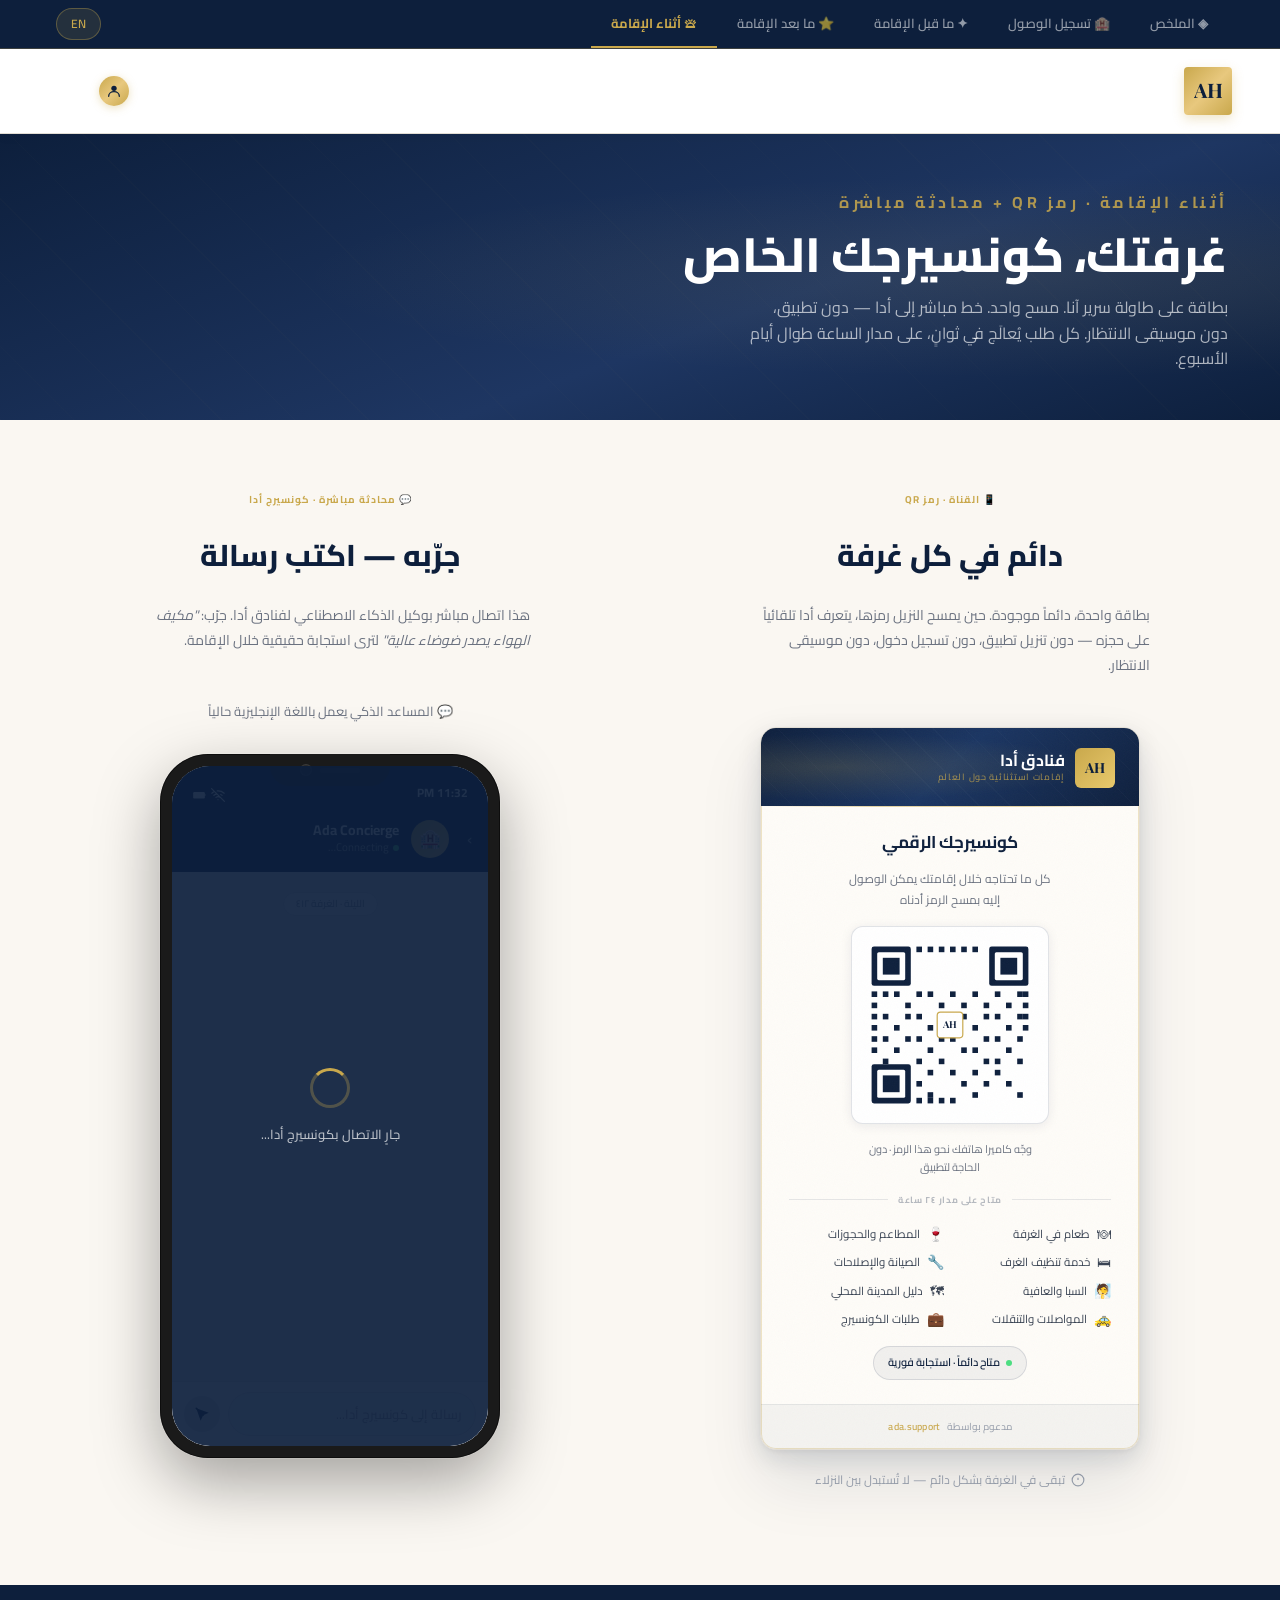
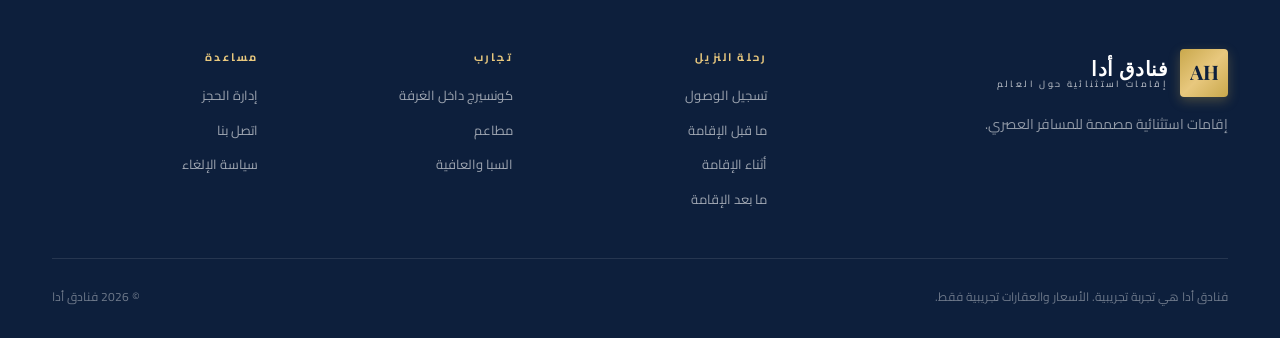
<file: ar/in-stay.html>
<!DOCTYPE html>
<html lang="ar" dir="rtl">
<head>
<meta charset="UTF-8">
<meta name="viewport" content="width=device-width, initial-scale=1.0">
<title>فنادق أدا — أثناء الإقامة</title>
<link rel="stylesheet" href="../ada-hotels.css">
<link rel="stylesheet" href="../ada-hotels-ar.css">
<link rel="preconnect" href="https://fonts.googleapis.com">
<link rel="preconnect" href="https://fonts.gstatic.com" crossorigin>
<link href="https://fonts.googleapis.com/css2?family=Cairo:wght@300;400;500;600;700;800&family=Playfair+Display:wght@700&family=Inter:wght@300;400;500;600;700&display=swap" rel="stylesheet">
<style>
/* ── Demo nav ─────────────────────────────────────────────── */
.demo-nav-bar {
  background: #0D1F3C; border-bottom: 1px solid rgba(201,168,76,0.25);
  position: sticky; top: 0; z-index: 200;
}
.demo-nav-row {
  display: flex; align-items: center; flex-direction: row-reverse;
  max-width: 1240px; margin: 0 auto; padding: 0 32px;
  overflow-x: auto; scrollbar-width: none;
}
.demo-nav-row::-webkit-scrollbar { display: none; }
.demo-nav-tab {
  display: flex; align-items: center; gap: 6px; padding: 0 20px;
  font-size: 13px; font-weight: 600; color: rgba(255,255,255,0.55);
  font-family: 'Cairo', sans-serif;
  text-decoration: none; white-space: nowrap; line-height: 46px;
  border-bottom: 2px solid transparent; transition: color 150ms, border-color 150ms;
}
.demo-nav-tab:hover { color: rgba(255,255,255,0.85); }
.demo-nav-tab.active { color: #C9A84C; border-bottom-color: #C9A84C; font-weight: 700; }

/* ── Page hero ───────────────────────────────────────────── */
.page-hero {
  background: linear-gradient(160deg, #0D1F3C 0%, #1E3662 60%, #0D1F3C 100%);
  padding: 56px 0 48px;
  position: relative;
  overflow: hidden;
}
.page-hero::before {
  content: '';
  position: absolute; inset: 0;
  background:
    radial-gradient(ellipse at 80% 50%, rgba(201,168,76,0.1) 0%, transparent 50%),
    repeating-linear-gradient(45deg, rgba(201,168,76,0.015) 0px, rgba(201,168,76,0.015) 1px, transparent 1px, transparent 52px);
}
.page-hero-inner { position: relative; z-index: 1; }
.page-hero .eyebrow { color: rgba(201,168,76,0.85); margin-bottom: 10px; }
.page-hero h1 {
  font-family: 'Cairo', sans-serif;
  font-size: clamp(28px,4vw,48px);
  font-weight: 800;
  color: #fff;
  line-height: 1.2;
  margin-bottom: 12px;
}
.page-hero p { font-size: 16px; color: rgba(255,255,255,0.65); max-width: 54ch; }

/* ── Body ─────────────────────────────────────────────────── */
.instay-body { padding: 72px 0 96px; background: #FAF7F2; }
.instay-grid {
  display: grid;
  grid-template-columns: 1fr 1fr;
  gap: 64px;
  align-items: start;
}

/* ── Scenario label / title / desc ───────────────────────── */
.scenario-label {
  display: inline-flex; align-items: center; gap: 8px;
  font-size: 10px; font-weight: 700; letter-spacing: 0.1em; text-transform: uppercase;
  color: #C9A84C; margin-bottom: 8px;
  font-family: 'Cairo', sans-serif;
}
.scenario-title {
  font-family: 'Cairo', sans-serif;
  font-size: clamp(20px,2.5vw,30px);
  font-weight: 800;
  color: #0D1F3C;
  margin-bottom: 8px;
  line-height: 1.3;
}
.scenario-desc { font-size: 14px; color: #6B7280; margin-bottom: 28px; line-height: 1.8; max-width: 50ch; font-family: 'Cairo', sans-serif; }

/* ── Realistic hotel room card ───────────────────────────── */
.hotel-card-wrap {
  perspective: 1200px;
  display: flex;
  flex-direction: column;
  align-items: center;
  gap: 20px;
}

.hotel-card {
  width: 100%;
  max-width: 380px;
  background: #FEFCF8;
  border-radius: 16px;
  box-shadow:
    0 2px 4px rgba(0,0,0,0.04),
    0 8px 24px rgba(13,31,60,0.12),
    0 32px 64px rgba(13,31,60,0.10),
    inset 0 0 0 1px rgba(201,168,76,0.3);
  overflow: hidden;
  position: relative;
}

/* Paper texture overlay */
.hotel-card::after {
  content: '';
  position: absolute;
  inset: 0;
  background-image:
    url("data:image/svg+xml,%3Csvg xmlns='http://www.w3.org/2000/svg' width='200' height='200'%3E%3Cfilter id='n'%3E%3CfeTurbulence type='fractalNoise' baseFrequency='0.9' numOctaves='4' stitchTiles='stitch'/%3E%3C/filter%3E%3Crect width='200' height='200' filter='url(%23n)' opacity='0.03'/%3E%3C/svg%3E");
  pointer-events: none;
  border-radius: 16px;
}

.hc-top-band {
  background: linear-gradient(135deg, #0D1F3C 0%, #1A3562 50%, #0D1F3C 100%);
  padding: 20px 24px 18px;
  position: relative;
  overflow: hidden;
}
.hc-top-band::before {
  content: '';
  position: absolute;
  inset: 0;
  background:
    radial-gradient(ellipse at 20% 50%, rgba(201,168,76,0.18) 0%, transparent 60%),
    repeating-linear-gradient(45deg, rgba(255,255,255,0.02) 0px, rgba(255,255,255,0.02) 1px, transparent 1px, transparent 22px);
}
.hc-brand {
  display: flex;
  align-items: center;
  gap: 10px;
  position: relative;
  z-index: 1;
}
.hc-monogram {
  width: 40px; height: 40px;
  background: linear-gradient(135deg, #C9A84C, #E8C96C);
  border-radius: 6px;
  display: flex; align-items: center; justify-content: center;
}
.hc-monogram svg { display: block; }
.hc-name-wrap { display: flex; flex-direction: column; }
.hc-name { font-family: 'Cairo', sans-serif; font-size: 16px; font-weight: 700; color: #fff; line-height: 1.2; }
.hc-tagline { font-size: 9px; font-weight: 600; letter-spacing: 0.08em; text-transform: uppercase; color: rgba(201,168,76,0.7); font-family: 'Cairo', sans-serif; }

.hc-gold-rule {
  height: 1px;
  background: linear-gradient(90deg, transparent, #C9A84C 30%, #C9A84C 70%, transparent);
  opacity: 0.5;
}

.hc-body {
  padding: 24px 28px;
  display: flex;
  flex-direction: column;
  align-items: center;
  gap: 16px;
}

.hc-headline {
  font-family: 'Cairo', sans-serif;
  font-size: 14px;
  font-weight: 700;
  color: #0D1F3C;
  text-align: center;
  letter-spacing: 0.01em;
  line-height: 1.35;
}

.hc-qr-wrap {
  display: flex;
  align-items: center;
  justify-content: center;
  padding: 14px;
  background: #fff;
  border-radius: 12px;
  border: 1.5px solid rgba(13,31,60,0.12);
  box-shadow: 0 2px 12px rgba(13,31,60,0.08);
}

.hc-instructions {
  font-size: 11px;
  color: #6B7280;
  text-align: center;
  line-height: 1.65;
  max-width: 28ch;
  font-family: 'Cairo', sans-serif;
}

.hc-divider {
  width: 100%;
  display: flex;
  align-items: center;
  gap: 10px;
}
.hc-divider::before, .hc-divider::after {
  content: '';
  flex: 1;
  height: 1px;
  background: rgba(13,31,60,0.1);
}
.hc-divider span {
  font-size: 9px;
  font-weight: 700;
  letter-spacing: 0.08em;
  text-transform: uppercase;
  color: rgba(13,31,60,0.3);
  white-space: nowrap;
  font-family: 'Cairo', sans-serif;
}

.hc-room-info {
  width: 100%;
  display: flex;
  justify-content: space-between;
  align-items: center;
}
.hc-room-block { display: flex; flex-direction: column; gap: 2px; }
.hc-room-label { font-size: 9px; font-weight: 700; letter-spacing: 0.1em; text-transform: uppercase; color: #9CA3AF; font-family: 'Cairo', sans-serif; }
.hc-room-value { font-size: 15px; font-weight: 700; color: #0D1F3C; font-family: 'Cairo', sans-serif; }
.hc-room-sub { font-size: 11px; color: #6B7280; font-family: 'Cairo', sans-serif; }

.hc-concierge-badge {
  display: flex;
  align-items: center;
  gap: 6px;
  padding: 7px 14px;
  background: rgba(13,31,60,0.05);
  border: 1px solid rgba(13,31,60,0.12);
  border-radius: 999px;
  font-size: 11px;
  font-weight: 600;
  color: #0D1F3C;
  font-family: 'Cairo', sans-serif;
}
.hc-concierge-badge::before {
  content: '';
  width: 6px; height: 6px;
  border-radius: 50%;
  background: #4ADE80;
  flex-shrink: 0;
}

.hc-footer {
  padding: 14px 24px;
  background: rgba(13,31,60,0.04);
  border-top: 1px solid rgba(13,31,60,0.07);
  display: flex;
  align-items: center;
  justify-content: center;
  gap: 6px;
}
.hc-footer-text { font-size: 10px; color: #9CA3AF; font-weight: 500; font-family: 'Cairo', sans-serif; }
.hc-footer-url { font-size: 10px; color: #C9A84C; font-weight: 600; letter-spacing: 0.03em; }

.card-shadow-note {
  font-size: 12px;
  color: #9CA3AF;
  text-align: center;
  display: flex;
  align-items: center;
  gap: 6px;
  font-family: 'Cairo', sans-serif;
}

/* ── Phone frame + live chat ─────────────────────────────── */
.phone-outer {
  display: flex;
  flex-direction: column;
  align-items: center;
  gap: 20px;
}

.phone-frame {
  width: 340px;
  background: #1A1A1A;
  border-radius: 48px;
  padding: 12px;
  box-shadow:
    0 0 0 1px rgba(255,255,255,0.1),
    0 24px 64px rgba(0,0,0,0.35),
    inset 0 0 0 1px rgba(0,0,0,0.5);
  position: relative;
}

.phone-screen {
  background: #FAF7F2;
  border-radius: 38px;
  overflow: hidden;
  height: 680px;
  display: flex;
  flex-direction: column;
  position: relative;
}

.phone-notch {
  position: absolute;
  top: 0; left: 50%; transform: translateX(-50%);
  width: 120px; height: 32px;
  background: #1A1A1A;
  border-radius: 0 0 20px 20px;
  z-index: 10;
  display: flex;
  align-items: center;
  justify-content: center;
  gap: 8px;
}
.phone-notch-camera {
  width: 12px; height: 12px;
  border-radius: 50%;
  background: #2A2A2A;
  border: 1px solid rgba(255,255,255,0.08);
}
.phone-notch-speaker {
  width: 40px; height: 5px;
  border-radius: 3px;
  background: #2A2A2A;
}

/* Chat app inside phone */
.chat-app {
  display: flex;
  flex-direction: column;
  height: 100%;
  background: #fff;
}

.ca-statusbar {
  height: 44px;
  background: #0D1F3C;
  display: flex;
  align-items: flex-end;
  justify-content: space-between;
  padding: 0 20px 8px;
  flex-shrink: 0;
}
.ca-statusbar-time { font-size: 12px; font-weight: 700; color: #fff; }
.ca-statusbar-icons { display: flex; gap: 5px; align-items: center; }
.ca-statusbar-icons svg { width: 14px; height: 14px; fill: #fff; }

.ca-header {
  background: #0D1F3C;
  padding: 10px 16px 14px;
  display: flex;
  align-items: center;
  gap: 12px;
  flex-shrink: 0;
}
.ca-back {
  color: rgba(255,255,255,0.6);
  font-size: 18px;
  cursor: pointer;
  padding: 2px 0 2px 6px;
}
.ca-avatar {
  width: 38px; height: 38px;
  border-radius: 50%;
  background: linear-gradient(135deg, #C9A84C, #E8C96C);
  display: flex; align-items: center; justify-content: center;
  font-size: 18px;
  flex-shrink: 0;
}
.ca-info { flex: 1; }
.ca-name { font-size: 14px; font-weight: 700; color: #fff; line-height: 1.2; }
.ca-sub { font-size: 11px; color: rgba(255,255,255,0.6); display: flex; align-items: center; gap: 4px; }
.ca-sub::before { content: ''; width: 6px; height: 6px; border-radius: 50%; background: #4ADE80; flex-shrink: 0; }
#ca-online-text { transition: opacity 0.3s; }

.ca-messages {
  flex: 1;
  overflow-y: auto;
  padding: 16px 14px 8px;
  display: flex;
  flex-direction: column;
  gap: 10px;
  background: #F8F5F0;
  scrollbar-width: thin;
  scrollbar-color: rgba(13,31,60,0.15) transparent;
}

.ca-date-divider {
  align-self: center;
  font-size: 10px;
  font-weight: 600;
  color: #9CA3AF;
  background: rgba(255,255,255,0.8);
  border: 1px solid #E5E7EB;
  border-radius: 999px;
  padding: 3px 12px;
  margin: 4px 0;
  font-family: 'Cairo', sans-serif;
}

.ca-msg {
  display: flex;
  flex-direction: column;
  max-width: 82%;
  gap: 3px;
}
.ca-msg.bot { align-self: flex-start; }
.ca-msg.user { align-self: flex-end; }

.ca-bubble {
  padding: 10px 13px;
  border-radius: 14px;
  font-size: 13px;
  line-height: 1.5;
}
/* RTL: bot tail on right, user tail on left */
.ca-msg.bot .ca-bubble {
  background: #fff;
  color: #111827;
  border: 1px solid #E5E7EB;
  border-radius: 14px 4px 14px 14px;
  box-shadow: 0 1px 4px rgba(0,0,0,0.06);
}
.ca-msg.user .ca-bubble {
  background: #0D1F3C;
  color: #fff;
  border-radius: 4px 14px 14px 14px;
}
.ca-msg-time { font-size: 9.5px; color: #9CA3AF; padding: 0 3px; }
.ca-msg.user .ca-msg-time { text-align: left; }

.ca-typing {
  align-self: flex-start;
  display: flex;
  align-items: center;
  gap: 4px;
  padding: 10px 14px;
  background: #fff;
  border: 1px solid #E5E7EB;
  border-radius: 14px 4px 14px 14px;
  box-shadow: 0 1px 4px rgba(0,0,0,0.06);
  display: none;
}
.ca-typing.visible { display: flex; }
.ca-typing-dot {
  width: 6px; height: 6px;
  border-radius: 50%;
  background: #9CA3AF;
  animation: tdot 1.2s ease-in-out infinite;
}
.ca-typing-dot:nth-child(2) { animation-delay: 0.2s; }
.ca-typing-dot:nth-child(3) { animation-delay: 0.4s; }
@keyframes tdot {
  0%, 80%, 100% { transform: scale(0.7); opacity: 0.4; }
  40% { transform: scale(1); opacity: 1; }
}

.ca-system-msg {
  align-self: center;
  font-size: 10.5px;
  font-weight: 600;
  color: #92400E;
  background: #FFFBEB;
  border: 1px solid #FCD34D;
  border-radius: 999px;
  padding: 5px 12px;
  text-align: center;
  max-width: 90%;
  font-family: 'Cairo', sans-serif;
}

.ca-input-area {
  background: #fff;
  border-top: 1px solid #E5E7EB;
  padding: 10px 12px;
  display: flex;
  align-items: center;
  gap: 8px;
  flex-shrink: 0;
}
.ca-input {
  flex: 1;
  border: 1.5px solid #E5E7EB;
  border-radius: 24px;
  padding: 9px 14px;
  font-size: 13px;
  font-family: 'Cairo', sans-serif;
  color: #111827;
  background: #F9FAFB;
  outline: none;
  transition: border-color 0.15s;
  resize: none;
  text-align: right;
  direction: rtl;
}
.ca-input:focus { border-color: #0D1F3C; background: #fff; }
.ca-input::placeholder { color: #9CA3AF; }
.ca-send {
  width: 36px; height: 36px;
  border-radius: 50%;
  background: #C9A84C;
  border: none;
  cursor: pointer;
  display: flex; align-items: center; justify-content: center;
  flex-shrink: 0;
  transition: background 0.15s, transform 0.1s;
}
.ca-send:hover { background: #B8973B; transform: scale(1.05); }
.ca-send:disabled { background: #E5E7EB; cursor: not-allowed; transform: none; }
.ca-send svg { display: block; transform: scaleX(-1); }

/* connecting overlay */
.ca-connecting {
  position: absolute;
  inset: 0;
  background: rgba(13,31,60,0.92);
  display: flex;
  flex-direction: column;
  align-items: center;
  justify-content: center;
  gap: 16px;
  z-index: 50;
  transition: opacity 0.4s;
}
.ca-connecting.hidden { opacity: 0; pointer-events: none; }
.ca-spinner {
  width: 40px; height: 40px;
  border: 3px solid rgba(201,168,76,0.3);
  border-top-color: #C9A84C;
  border-radius: 50%;
  animation: spin 0.8s linear infinite;
}
@keyframes spin { to { transform: rotate(360deg); } }
.ca-connecting-text { font-size: 13px; color: rgba(255,255,255,0.7); font-weight: 500; font-family: 'Cairo', sans-serif; }

@media (max-width: 900px) {
  .instay-grid { grid-template-columns: 1fr; gap: 48px; }
  .phone-frame { width: 100%; max-width: 340px; margin: 0 auto; }
}
</style>
</head>
<body>

<script>
const HOTEL_CONFIG = {
  botHandle:    "ada-hotels-ai-agent-demo",
  hotelName:    "Ada Hotels",
  guestName:    "Anna",
  guestFull:    "Anna Chambers",
  bookingRef:   "AH-291847",
  property:     "Ada Hotel Mayfair, London",
  roomNumber:   "412",
  checkIn:      "Tue 9 Sep 2026",
  checkOut:     "Sat 13 Sep 2026",
  primaryColor: "#0D1F3C",
  accentColor:  "#C9A84C",
};
</script>

<!-- Demo nav -->
<nav class="demo-nav-bar">
  <div class="demo-nav-row">
    <div class="lang-toggle">
      <a class="lang-btn" href="../in-stay.html">EN</a>
    </div>
    <a class="demo-nav-tab active" href="in-stay.html">🛎 أثناء الإقامة</a>
    <a class="demo-nav-tab" href="post-stay.html">⭐ ما بعد الإقامة</a>
    <a class="demo-nav-tab" href="pre-stay.html">✦ ما قبل الإقامة</a>
    <a class="demo-nav-tab" href="index.html">🏨 تسجيل الوصول</a>
    <a class="demo-nav-tab" href="summary.html">◈ الملخص</a>
  </div>
</nav>

<!-- Header -->
<header class="site-header solid">
  <a class="brand" href="../index.html">
    <div class="brand-mark">
      <svg width="28" height="28" viewBox="0 0 28 28" fill="none">
        <text x="14" y="21" font-family="Playfair Display, serif" font-size="20" font-weight="700" fill="#0D1F3C" text-anchor="middle">AH</text>
      </svg>
    </div>
    <div class="brand-name-wrap">
      <span class="brand-title">فنادق أدا</span>
      <span class="brand-tag">إقامات استثنائية حول العالم</span>
    </div>
  </a>
  <div class="header-actions">
    <div class="user-pill">
      <span class="user-avatar">
        <svg width="16" height="16" viewBox="0 0 24 24" fill="none">
          <circle cx="12" cy="8" r="4" fill="#0D1F3C"/>
          <path d="M4 20c0-4 3.6-7 8-7s8 3 8 7" stroke="#0D1F3C" stroke-width="2" stroke-linecap="round"/>
        </svg>
      </span>
      <span class="user-name">آنا ش.</span>
    </div>
  </div>
</header>

<!-- Page hero -->
<div class="page-hero">
  <div class="wrap page-hero-inner">
    <p class="eyebrow">أثناء الإقامة · رمز QR + محادثة مباشرة</p>
    <h1>غرفتك، كونسيرجك الخاص</h1>
    <p>بطاقة على طاولة سرير آنا. مسح واحد. خط مباشر إلى أدا — دون تطبيق، دون موسيقى الانتظار. كل طلب يُعالَج في ثوانٍ، على مدار الساعة طوال أيام الأسبوع.</p>
  </div>
</div>

<!-- Body -->
<div class="instay-body">
  <div class="wrap">
    <div class="instay-grid">

      <!-- RIGHT (visually right in RTL): Realistic hotel room card -->
      <div class="hotel-card-wrap">
        <div class="scenario-label">📱 القناة · رمز QR</div>
        <div class="scenario-title">دائم في كل غرفة</div>
        <div class="scenario-desc">بطاقة واحدة، دائماً موجودة. حين يمسح النزيل رمزها، يتعرف أدا تلقائياً على حجزه — دون تنزيل تطبيق، دون تسجيل دخول، دون موسيقى الانتظار.</div>

        <div class="hotel-card">
          <!-- Top band -->
          <div class="hc-top-band">
            <div class="hc-brand">
              <div class="hc-monogram">
                <svg width="24" height="24" viewBox="0 0 24 24" fill="none">
                  <text x="12" y="17" font-family="Playfair Display, serif" font-size="14" font-weight="700" fill="#0D1F3C" text-anchor="middle">AH</text>
                </svg>
              </div>
              <div class="hc-name-wrap">
                <span class="hc-name">فنادق أدا</span>
                <span class="hc-tagline">إقامات استثنائية حول العالم</span>
              </div>
            </div>
          </div>

          <div class="hc-gold-rule"></div>

          <!-- Card body -->
          <div class="hc-body">
            <div class="hc-headline" style="font-size:17px;letter-spacing:-0.01em;">كونسيرجك الرقمي</div>
            <div style="font-size:12px;color:#6B7280;text-align:center;line-height:1.7;max-width:30ch;font-family:'Cairo',sans-serif;">كل ما تحتاجه خلال إقامتك يمكن الوصول إليه بمسح الرمز أدناه</div>

            <!-- Realistic QR code SVG -->
            <div class="hc-qr-wrap">
              <svg width="168" height="168" viewBox="0 0 210 210" xmlns="http://www.w3.org/2000/svg" role="img" aria-label="رمز QR لكونسيرج فنادق أدا داخل الغرفة">
                <rect width="210" height="210" fill="#fff"/>
                <!-- Finder pattern TL -->
                <rect x="7" y="7" width="49" height="49" rx="3" fill="#0D1F3C"/>
                <rect x="14" y="14" width="35" height="35" rx="2" fill="#fff"/>
                <rect x="21" y="21" width="21" height="21" fill="#0D1F3C"/>
                <!-- Finder pattern TR -->
                <rect x="154" y="7" width="49" height="49" rx="3" fill="#0D1F3C"/>
                <rect x="161" y="14" width="35" height="35" rx="2" fill="#fff"/>
                <rect x="168" y="21" width="21" height="21" fill="#0D1F3C"/>
                <!-- Finder pattern BL -->
                <rect x="7" y="154" width="49" height="49" rx="3" fill="#0D1F3C"/>
                <rect x="14" y="161" width="35" height="35" rx="2" fill="#fff"/>
                <rect x="21" y="168" width="21" height="21" fill="#0D1F3C"/>
                <!-- Timing patterns -->
                <rect x="63" y="7" width="7" height="7" fill="#0D1F3C"/>
                <rect x="77" y="7" width="7" height="7" fill="#0D1F3C"/>
                <rect x="91" y="7" width="7" height="7" fill="#0D1F3C"/>
                <rect x="105" y="7" width="7" height="7" fill="#0D1F3C"/>
                <rect x="119" y="7" width="7" height="7" fill="#0D1F3C"/>
                <rect x="133" y="7" width="7" height="7" fill="#0D1F3C"/>
                <rect x="7" y="63" width="7" height="7" fill="#0D1F3C"/>
                <rect x="7" y="77" width="7" height="7" fill="#0D1F3C"/>
                <rect x="7" y="91" width="7" height="7" fill="#0D1F3C"/>
                <rect x="7" y="105" width="7" height="7" fill="#0D1F3C"/>
                <rect x="7" y="119" width="7" height="7" fill="#0D1F3C"/>
                <rect x="7" y="133" width="7" height="7" fill="#0D1F3C"/>
                <rect x="63" y="196" width="7" height="7" fill="#0D1F3C"/>
                <rect x="77" y="196" width="7" height="7" fill="#0D1F3C"/>
                <rect x="91" y="196" width="7" height="7" fill="#0D1F3C"/>
                <rect x="105" y="196" width="7" height="7" fill="#0D1F3C"/>
                <rect x="196" y="63" width="7" height="7" fill="#0D1F3C"/>
                <rect x="196" y="77" width="7" height="7" fill="#0D1F3C"/>
                <rect x="196" y="91" width="7" height="7" fill="#0D1F3C"/>
                <rect x="196" y="105" width="7" height="7" fill="#0D1F3C"/>
                <!-- Data modules – dense pattern -->
                <rect x="63" y="63" width="7" height="7" fill="#0D1F3C"/>
                <rect x="77" y="63" width="7" height="7" fill="#0D1F3C"/>
                <rect x="91" y="77" width="7" height="7" fill="#0D1F3C"/>
                <rect x="105" y="63" width="7" height="7" fill="#0D1F3C"/>
                <rect x="119" y="77" width="7" height="7" fill="#0D1F3C"/>
                <rect x="133" y="63" width="7" height="7" fill="#0D1F3C"/>
                <rect x="147" y="77" width="7" height="7" fill="#0D1F3C"/>
                <rect x="63" y="91" width="7" height="7" fill="#0D1F3C"/>
                <rect x="91" y="91" width="7" height="7" fill="#0D1F3C"/>
                <rect x="119" y="91" width="7" height="7" fill="#0D1F3C"/>
                <rect x="147" y="91" width="7" height="7" fill="#0D1F3C"/>
                <rect x="77" y="105" width="7" height="7" fill="#0D1F3C"/>
                <rect x="105" y="105" width="7" height="7" fill="#0D1F3C"/>
                <rect x="133" y="105" width="7" height="7" fill="#0D1F3C"/>
                <rect x="63" y="119" width="7" height="7" fill="#0D1F3C"/>
                <rect x="91" y="119" width="7" height="7" fill="#0D1F3C"/>
                <rect x="105" y="119" width="7" height="7" fill="#0D1F3C"/>
                <rect x="147" y="119" width="7" height="7" fill="#0D1F3C"/>
                <rect x="77" y="133" width="7" height="7" fill="#0D1F3C"/>
                <rect x="119" y="133" width="7" height="7" fill="#0D1F3C"/>
                <rect x="133" y="133" width="7" height="7" fill="#0D1F3C"/>
                <rect x="63" y="147" width="7" height="7" fill="#0D1F3C"/>
                <rect x="91" y="147" width="7" height="7" fill="#0D1F3C"/>
                <rect x="147" y="147" width="7" height="7" fill="#0D1F3C"/>
                <rect x="77" y="161" width="7" height="7" fill="#0D1F3C"/>
                <rect x="105" y="161" width="7" height="7" fill="#0D1F3C"/>
                <rect x="133" y="161" width="7" height="7" fill="#0D1F3C"/>
                <rect x="63" y="175" width="7" height="7" fill="#0D1F3C"/>
                <rect x="119" y="175" width="7" height="7" fill="#0D1F3C"/>
                <rect x="147" y="175" width="7" height="7" fill="#0D1F3C"/>
                <rect x="77" y="189" width="7" height="7" fill="#0D1F3C"/>
                <rect x="133" y="189" width="7" height="7" fill="#0D1F3C"/>
                <!-- Right side data -->
                <rect x="161" y="63" width="7" height="7" fill="#0D1F3C"/>
                <rect x="175" y="77" width="7" height="7" fill="#0D1F3C"/>
                <rect x="189" y="63" width="7" height="7" fill="#0D1F3C"/>
                <rect x="161" y="91" width="7" height="7" fill="#0D1F3C"/>
                <rect x="189" y="91" width="7" height="7" fill="#0D1F3C"/>
                <rect x="175" y="105" width="7" height="7" fill="#0D1F3C"/>
                <rect x="161" y="119" width="7" height="7" fill="#0D1F3C"/>
                <rect x="189" y="119" width="7" height="7" fill="#0D1F3C"/>
                <rect x="175" y="133" width="7" height="7" fill="#0D1F3C"/>
                <rect x="161" y="147" width="7" height="7" fill="#0D1F3C"/>
                <rect x="189" y="147" width="7" height="7" fill="#0D1F3C"/>
                <rect x="161" y="161" width="7" height="7" fill="#0D1F3C"/>
                <rect x="175" y="175" width="7" height="7" fill="#0D1F3C"/>
                <rect x="189" y="189" width="7" height="7" fill="#0D1F3C"/>
                <!-- Bottom left quadrant extras -->
                <rect x="21" y="63" width="7" height="7" fill="#0D1F3C"/>
                <rect x="35" y="63" width="7" height="7" fill="#0D1F3C"/>
                <rect x="49" y="77" width="7" height="7" fill="#0D1F3C"/>
                <rect x="21" y="91" width="7" height="7" fill="#0D1F3C"/>
                <rect x="49" y="91" width="7" height="7" fill="#0D1F3C"/>
                <rect x="35" y="105" width="7" height="7" fill="#0D1F3C"/>
                <rect x="21" y="119" width="7" height="7" fill="#0D1F3C"/>
                <rect x="49" y="119" width="7" height="7" fill="#0D1F3C"/>
                <rect x="35" y="133" width="7" height="7" fill="#0D1F3C"/>
                <rect x="21" y="147" width="7" height="7" fill="#0D1F3C"/>
                <!-- Centre logo -->
                <rect x="89" y="89" width="32" height="32" rx="4" fill="#fff" stroke="#C9A84C" stroke-width="1.5"/>
                <text x="105" y="109" font-family="Playfair Display, serif" font-size="12" font-weight="700" fill="#0D1F3C" text-anchor="middle">AH</text>
              </svg>
            </div>

            <div class="hc-instructions">وجّه كاميرا هاتفك نحو هذا الرمز · دون الحاجة لتطبيق</div>

            <div class="hc-divider"><span>متاح على مدار ٢٤ ساعة</span></div>

            <div style="width:100%;display:grid;grid-template-columns:1fr 1fr;gap:6px 12px;">
              <div style="display:flex;align-items:center;gap:7px;font-size:11.5px;color:#374151;font-family:'Cairo',sans-serif;">
                <span style="font-size:14px;">🍽</span> طعام في الغرفة
              </div>
              <div style="display:flex;align-items:center;gap:7px;font-size:11.5px;color:#374151;font-family:'Cairo',sans-serif;">
                <span style="font-size:14px;">🍷</span> المطاعم والحجوزات
              </div>
              <div style="display:flex;align-items:center;gap:7px;font-size:11.5px;color:#374151;font-family:'Cairo',sans-serif;">
                <span style="font-size:14px;">🛏</span> خدمة تنظيف الغرف
              </div>
              <div style="display:flex;align-items:center;gap:7px;font-size:11.5px;color:#374151;font-family:'Cairo',sans-serif;">
                <span style="font-size:14px;">🔧</span> الصيانة والإصلاحات
              </div>
              <div style="display:flex;align-items:center;gap:7px;font-size:11.5px;color:#374151;font-family:'Cairo',sans-serif;">
                <span style="font-size:14px;">🧖</span> السبا والعافية
              </div>
              <div style="display:flex;align-items:center;gap:7px;font-size:11.5px;color:#374151;font-family:'Cairo',sans-serif;">
                <span style="font-size:14px;">🗺</span> دليل المدينة المحلي
              </div>
              <div style="display:flex;align-items:center;gap:7px;font-size:11.5px;color:#374151;font-family:'Cairo',sans-serif;">
                <span style="font-size:14px;">🚕</span> المواصلات والتنقلات
              </div>
              <div style="display:flex;align-items:center;gap:7px;font-size:11.5px;color:#374151;font-family:'Cairo',sans-serif;">
                <span style="font-size:14px;">💼</span> طلبات الكونسيرج
              </div>
            </div>

            <div class="hc-concierge-badge">متاح دائماً · استجابة فورية</div>
          </div>

          <div class="hc-footer">
            <span class="hc-footer-text">مدعوم بواسطة</span>
            <span class="hc-footer-url">ada.support</span>
          </div>
        </div>

        <p class="card-shadow-note">
          <svg width="14" height="14" viewBox="0 0 24 24" fill="none" stroke="#9CA3AF" stroke-width="2"><circle cx="12" cy="12" r="10"/><line x1="12" y1="8" x2="12" y2="12"/><line x1="12" y1="16" x2="12.01" y2="16"/></svg>
          تبقى في الغرفة بشكل دائم — لا تُستبدل بين النزلاء
        </p>
      </div>

      <!-- LEFT (visually left in RTL): Phone frame + working live chat -->
      <div class="phone-outer">
        <div class="scenario-label">💬 محادثة مباشرة · كونسيرج أدا</div>
        <div class="scenario-title">جرّبه — اكتب رسالة</div>
        <div class="scenario-desc">هذا اتصال مباشر بوكيل الذكاء الاصطناعي لفنادق أدا. جرّب: <em>"مكيف الهواء يصدر ضوضاء عالية"</em> لترى استجابة حقيقية خلال الإقامة.</div>

        <p style="font-size:13px;color:#6B7280;text-align:center;margin-bottom:12px;font-family:'Cairo',sans-serif;">💬 المساعد الذكي يعمل باللغة الإنجليزية حالياً</p>

        <div class="phone-frame">
          <div class="phone-notch">
            <div class="phone-notch-speaker"></div>
            <div class="phone-notch-camera"></div>
          </div>
          <div class="phone-screen">

            <!-- Connecting overlay -->
            <div class="ca-connecting" id="ca-connecting">
              <div class="ca-spinner"></div>
              <div class="ca-connecting-text">جارٍ الاتصال بكونسيرج أدا...</div>
            </div>

            <div class="chat-app">
              <!-- Status bar -->
              <div class="ca-statusbar">
                <span class="ca-statusbar-time">11:32 PM</span>
                <div class="ca-statusbar-icons">
                  <svg viewBox="0 0 24 24"><path d="M1 1l22 22M16.72 11.06A10.94 10.94 0 0 1 19 12.55M5 12.55a10.94 10.94 0 0 1 5.17-2.39M10.71 5.05A16 16 0 0 1 22.56 9M1.42 9a15.91 15.91 0 0 1 4.7-2.88M8.53 16.11a6 6 0 0 1 6.95 0M12 20h.01" stroke="white" stroke-width="2" fill="none" stroke-linecap="round"/></svg>
                  <svg viewBox="0 0 24 24"><rect x="2" y="7" width="20" height="11" rx="2" fill="white"/><path d="M22 11v2" stroke="white" stroke-width="2" stroke-linecap="round"/></svg>
                </div>
              </div>

              <!-- Chat header -->
              <div class="ca-header">
                <div class="ca-back">›</div>
                <div class="ca-avatar">🏨</div>
                <div class="ca-info">
                  <div class="ca-name">Ada Concierge</div>
                  <div class="ca-sub"><span id="ca-online-text">Connecting…</span></div>
                </div>
              </div>

              <!-- Messages area -->
              <div class="ca-messages" id="ca-messages">
                <div class="ca-date-divider">الليلة · الغرفة ٤١٢</div>
              </div>

              <!-- Typing indicator (sits outside scroll, injected dynamically) -->
              <div class="ca-typing" id="ca-typing">
                <div class="ca-typing-dot"></div>
                <div class="ca-typing-dot"></div>
                <div class="ca-typing-dot"></div>
              </div>

              <!-- Input -->
              <div class="ca-input-area">
                <input type="text" class="ca-input" id="ca-input" placeholder="رسالة إلى كونسيرج أدا..." disabled autocomplete="off"/>
                <button class="ca-send" id="ca-send" disabled>
                  <svg width="15" height="15" viewBox="0 0 24 24" fill="none" stroke="#0D1F3C" stroke-width="2.5" stroke-linecap="round" stroke-linejoin="round">
                    <line x1="22" y1="2" x2="11" y2="13"/>
                    <polygon points="22 2 15 22 11 13 2 9 22 2" fill="#0D1F3C" stroke="none"/>
                  </svg>
                </button>
              </div>
            </div><!-- /chat-app -->

          </div><!-- /phone-screen -->
        </div><!-- /phone-frame -->
      </div>

    </div>
  </div>
</div>

<!-- Footer -->
<footer class="site-footer">
  <div class="wrap">
    <div class="footer-inner">
      <div class="footer-brand">
        <a class="brand" href="../index.html" style="align-self:flex-start">
          <div class="brand-mark">
            <svg width="28" height="28" viewBox="0 0 28 28" fill="none">
              <text x="14" y="21" font-family="Playfair Display, serif" font-size="20" font-weight="700" fill="#0D1F3C" text-anchor="middle">AH</text>
            </svg>
          </div>
          <div class="brand-name-wrap">
            <span class="brand-title">فنادق أدا</span>
            <span class="brand-tag">إقامات استثنائية حول العالم</span>
          </div>
        </a>
        <p>إقامات استثنائية مصممة للمسافر العصري.</p>
      </div>
      <div class="footer-col">
        <span class="footer-head">رحلة النزيل</span>
        <a href="../index.html">تسجيل الوصول</a>
        <a href="../pre-stay.html">ما قبل الإقامة</a>
        <a href="in-stay.html">أثناء الإقامة</a>
        <a href="../post-stay.html">ما بعد الإقامة</a>
      </div>
      <div class="footer-col">
        <span class="footer-head">تجارب</span>
        <a href="in-stay.html">كونسيرج داخل الغرفة</a>
        <a href="../index.html">مطاعم</a>
        <a href="../index.html">السبا والعافية</a>
      </div>
      <div class="footer-col">
        <span class="footer-head">مساعدة</span>
        <a href="../index.html">إدارة الحجز</a>
        <a href="../index.html">اتصل بنا</a>
        <a href="../index.html">سياسة الإلغاء</a>
      </div>
    </div>
    <div class="footer-legal">
      <span>فنادق أدا هي تجربة تجريبية. الأسعار والعقارات تجريبية فقط.</span>
      <span>&copy; 2026 فنادق أدا</span>
    </div>
  </div>
</footer>

<!-- Ada headless chat -->
<script>
window.adaSettings = {
  handle: HOTEL_CONFIG.botHandle,
  language: "ar",
  headless: true,
  enableProgrammaticControl: true,
  metaFields: {
    journey_stage:           "in_stay",
    guest_name:              HOTEL_CONFIG.guestFull,
    booking_ref:             HOTEL_CONFIG.bookingRef,
    property:                HOTEL_CONFIG.property,
    room_number:             HOTEL_CONFIG.roomNumber,
    prior_noise_complaint:   "true",
  }
};
</script>
<script src="https://static.ada.support/embed2.js"></script>
<script>
(function() {
  var msgs = document.getElementById('ca-messages');
  var typingEl = document.getElementById('ca-typing');
  var inputEl = document.getElementById('ca-input');
  var sendBtn = document.getElementById('ca-send');
  var connecting = document.getElementById('ca-connecting');
  var onlineText = document.getElementById('ca-online-text');
  var renderedIds = new Set();
  var isReady = false;

  function scrollToBottom() {
    msgs.scrollTop = msgs.scrollHeight;
  }

  function stripHtml(str) {
    var tmp = document.createElement('div');
    tmp.innerHTML = str;
    return tmp.textContent || tmp.innerText || str;
  }

  function renderMessage(msg) {
    if (!msg || renderedIds.has(msg.id)) return;
    if (msg.role === 'user') return; // skip echoed user messages — we render them immediately on send
    renderedIds.add(msg.id);

    var body = msg.body || '';
    // Strip HTML tags for clean display
    body = stripHtml(body).trim();
    if (!body) return;

    var wrap = document.createElement('div');
    wrap.className = 'ca-msg bot';
    wrap.innerHTML =
      '<div class="ca-bubble">' + escHtml(body) + '</div>' +
      '<div class="ca-msg-time">' + nowTime() + '</div>';
    msgs.appendChild(wrap);
    scrollToBottom();
  }

  function escHtml(s) {
    return s.replace(/&/g,'&amp;').replace(/</g,'&lt;').replace(/>/g,'&gt;').replace(/\n/g,'<br>');
  }

  function nowTime() {
    var d = new Date();
    return d.toLocaleTimeString('en-GB', {hour:'2-digit', minute:'2-digit'});
  }

  function showTyping() { typingEl.classList.add('visible'); scrollToBottom(); }
  function hideTyping() { typingEl.classList.remove('visible'); }

  function setReady() {
    if (isReady) return;
    isReady = true;
    connecting.classList.add('hidden');
    inputEl.disabled = false;
    sendBtn.disabled = false;
    onlineText.textContent = 'Available now';
    // Load any messages already in the conversation (welcome message)
    try {
      adaEmbed.getMessages().then(function(history) {
        if (history && history.messages) {
          history.messages.forEach(renderMessage);
        }
      }).catch(function(){});
    } catch(e) {}
  }

  function sendMessage() {
    var text = inputEl.value.trim();
    if (!text || !isReady) return;
    inputEl.value = '';
    sendBtn.disabled = true;

    // Render user bubble immediately
    var wrap = document.createElement('div');
    wrap.className = 'ca-msg user';
    wrap.innerHTML =
      '<div class="ca-bubble">' + escHtml(text) + '</div>' +
      '<div class="ca-msg-time">' + nowTime() + '</div>';
    msgs.appendChild(wrap);
    scrollToBottom();

    showTyping();

    adaEmbed.sendMessage(text).then(function() {
      sendBtn.disabled = false;
    }).catch(function() {
      hideTyping();
      sendBtn.disabled = false;
    });
  }

  sendBtn.addEventListener('click', sendMessage);
  inputEl.addEventListener('keydown', function(e) {
    if (e.key === 'Enter' && !e.shiftKey) { e.preventDefault(); sendMessage(); }
  });

  // Subscribe to Ada events
  function wireEvents() {
    try {
      adaEmbed.subscribeEvent('ada:ready', setReady);
      adaEmbed.subscribeEvent('ada:message:received', function(e) {
        hideTyping();
        if (e && e.message) renderMessage(e.message);
      });
      adaEmbed.subscribeEvent('ada:typing:start', function() { showTyping(); });
    } catch(err) {
      // embed not yet loaded — retry
      setTimeout(wireEvents, 200);
    }
  }

  // Wait for embed2.js to load
  if (typeof adaEmbed !== 'undefined') {
    wireEvents();
  } else {
    window.addEventListener('load', wireEvents);
    setTimeout(wireEvents, 1000);
  }
})();
</script>

</body>
</html>
</file>
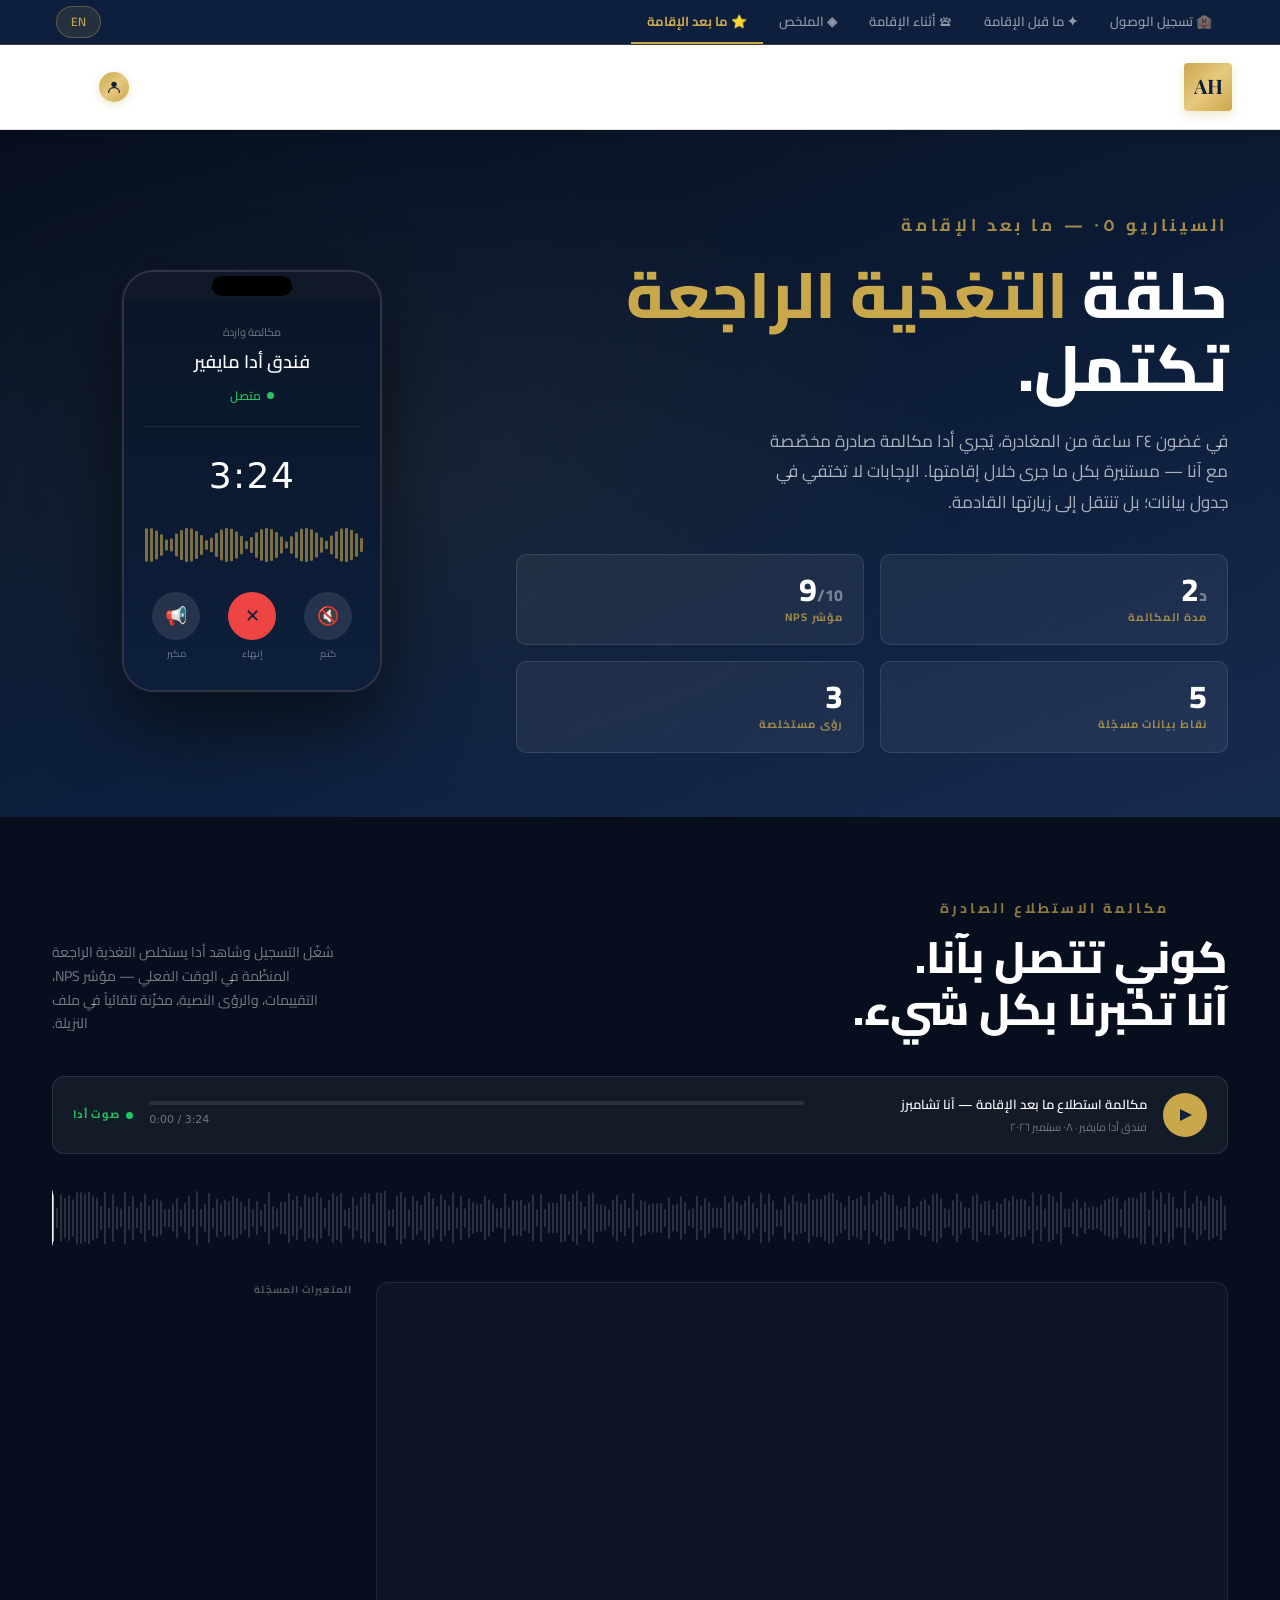
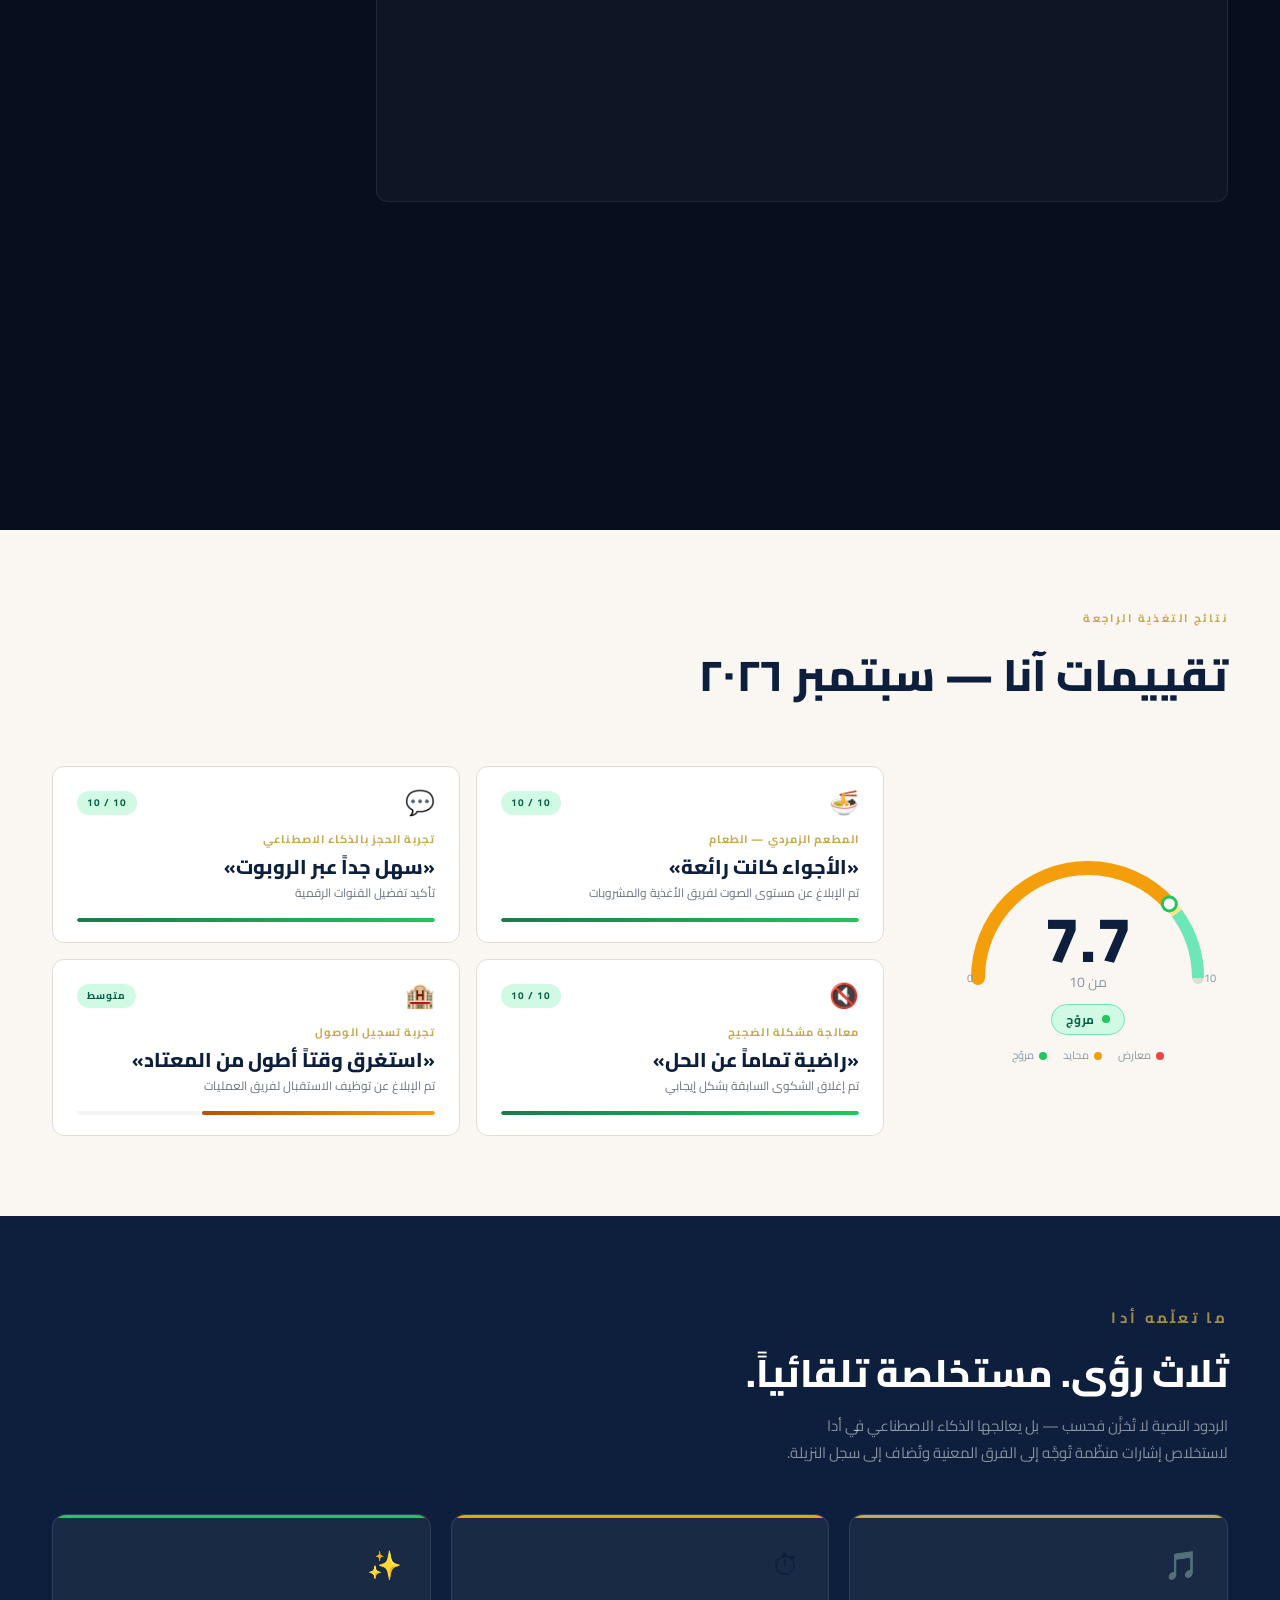
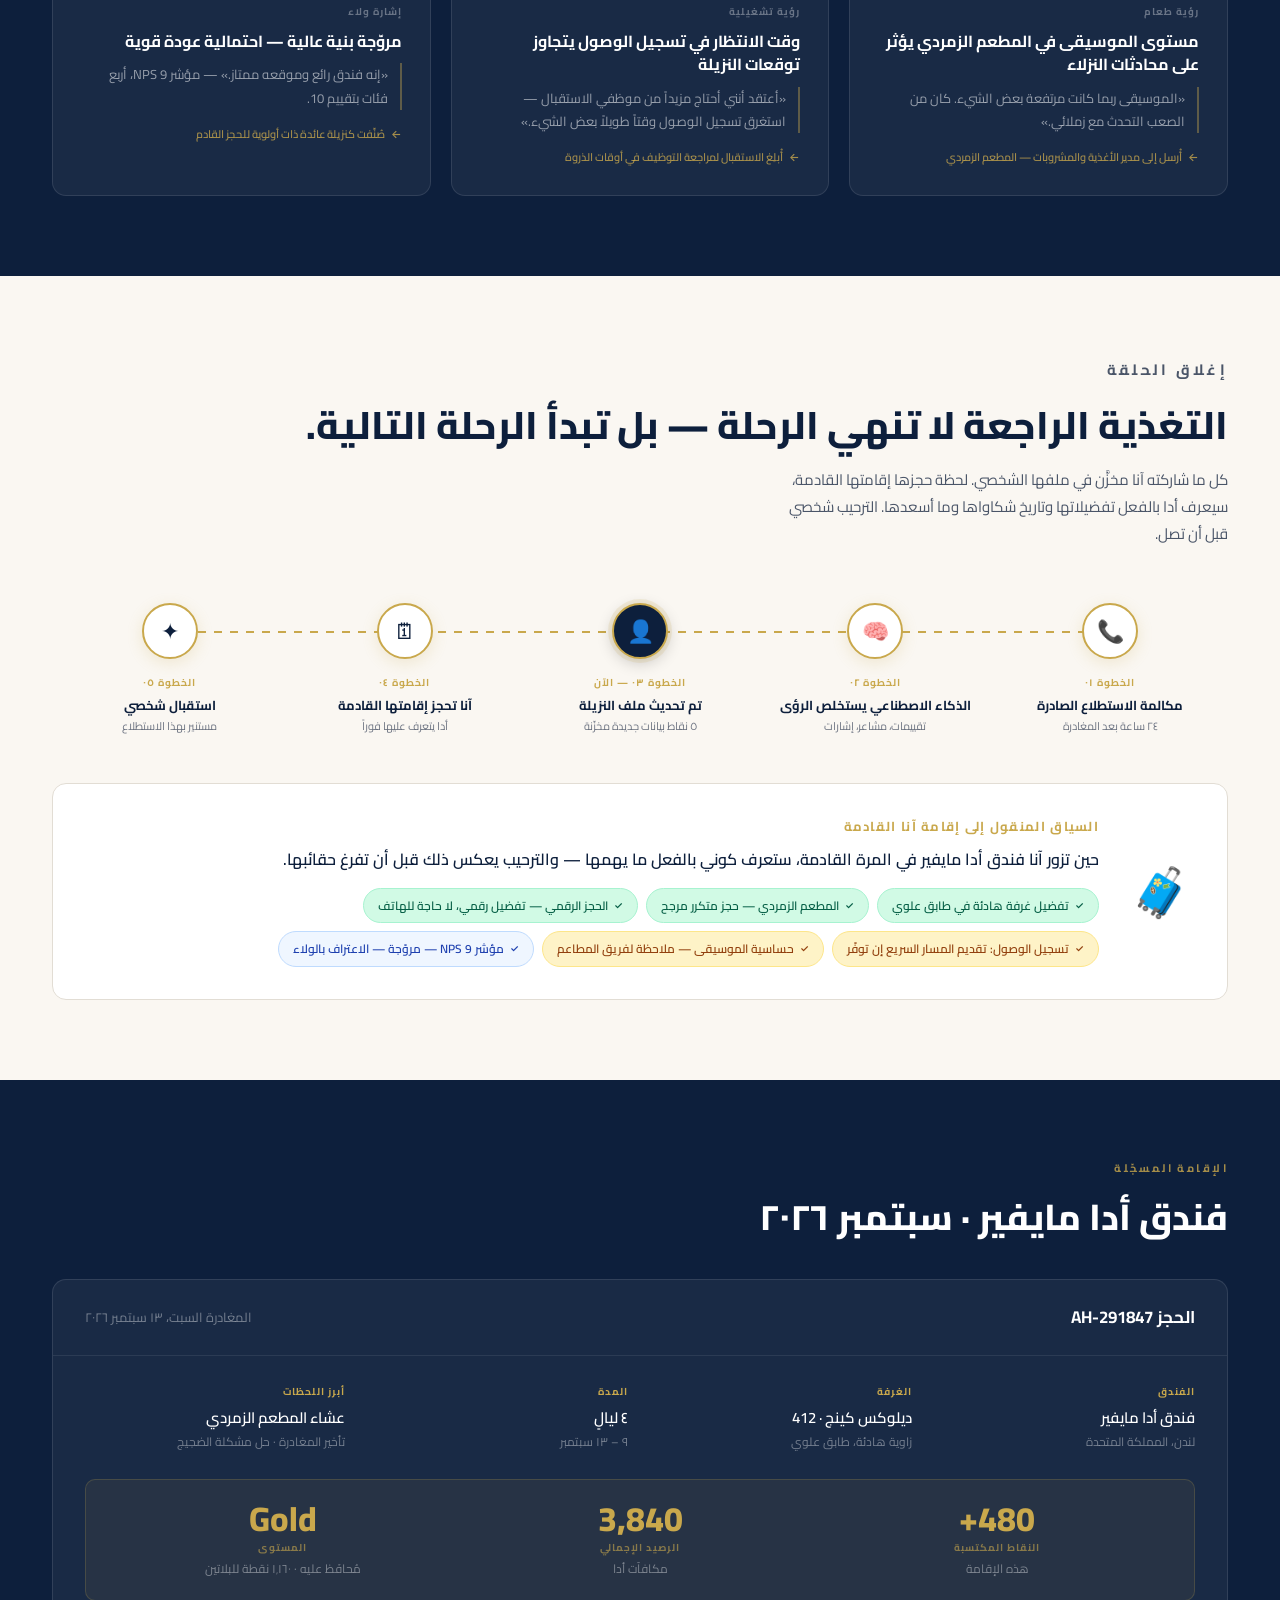
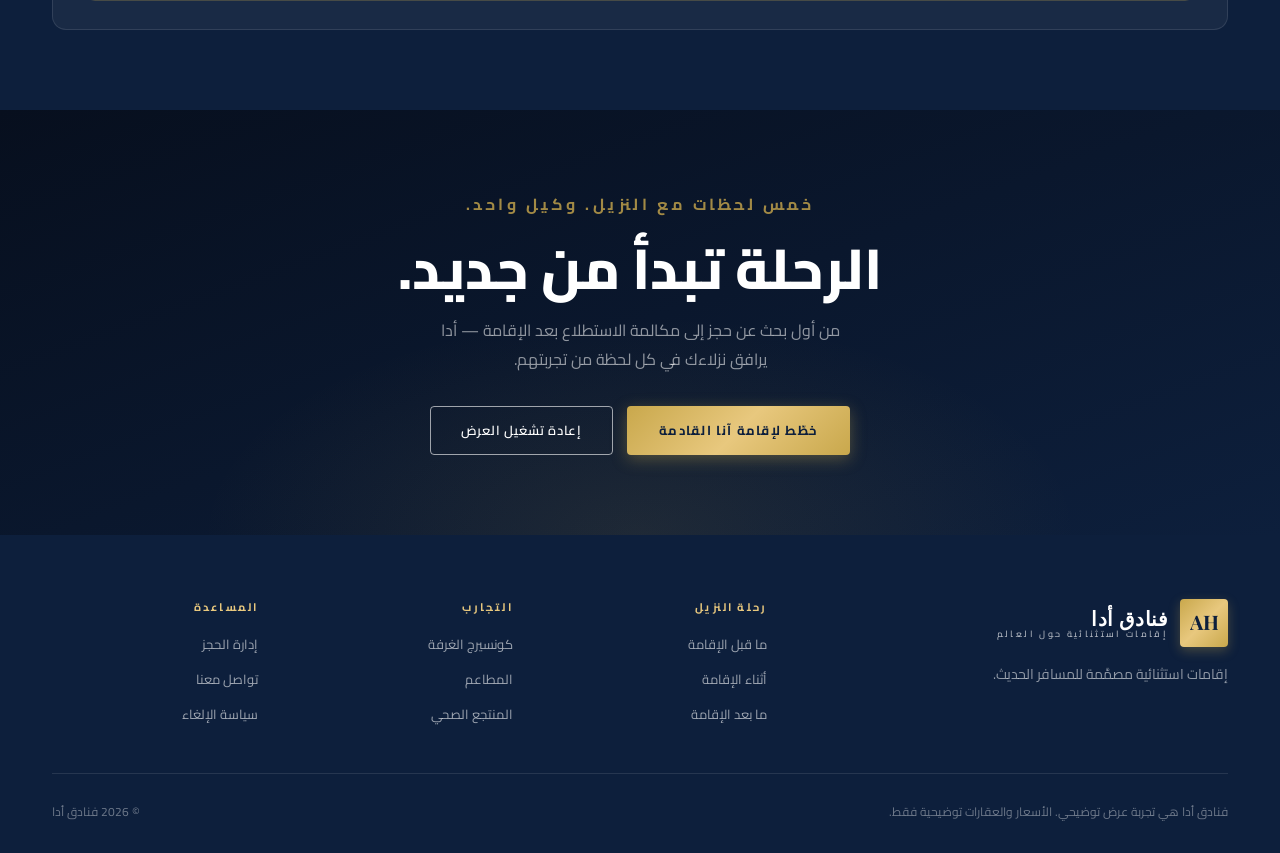
<file: ar/post-stay.html>
<!DOCTYPE html>
<html lang="ar" dir="rtl">
<head>
<meta charset="UTF-8">
<meta name="viewport" content="width=device-width, initial-scale=1.0">
<title>فنادق أدا — ما بعد الإقامة</title>
<link rel="stylesheet" href="../ada-hotels.css">
<link rel="stylesheet" href="../ada-hotels-ar.css">
<link rel="preconnect" href="https://fonts.googleapis.com">
<link rel="preconnect" href="https://fonts.gstatic.com" crossorigin>
<link href="https://fonts.googleapis.com/css2?family=Cairo:wght@300;400;500;600;700;800&family=Playfair+Display:ital,wght@0,700;1,700&display=swap" rel="stylesheet">
<style>
/* ── Demo nav ─────────────────────────────────────────────── */
.demo-nav-bar {
  background: #0D1F3C; border-bottom: 1px solid rgba(201,168,76,0.25);
  position: sticky; top: 0; z-index: 200;
}
.demo-nav-row {
  display: flex; align-items: center; max-width: 1240px;
  margin: 0 auto; padding: 0 32px; overflow-x: auto; scrollbar-width: none;
}
.demo-nav-row::-webkit-scrollbar { display: none; }
.demo-nav-tab {
  display: flex; align-items: center; gap: 6px; padding: 0 16px;
  font-size: 13px; font-weight: 600; color: rgba(255,255,255,0.55);
  font-family: 'Cairo', sans-serif;
  text-decoration: none; white-space: nowrap; line-height: 42px;
  border-bottom: 2px solid transparent; transition: color 150ms, border-color 150ms;
}
.demo-nav-tab:hover { color: rgba(255,255,255,0.85); }
.demo-nav-tab.active { color: #C9A84C; border-bottom-color: #C9A84C; font-weight: 700; }

/* ══════════════════════════════════════════════════════════
   HERO
══════════════════════════════════════════════════════════ */
.ps-hero {
  background: linear-gradient(160deg, #070F1E 0%, #0D1F3C 60%, #162B50 100%);
  padding: 80px 0 64px;
  position: relative;
  overflow: hidden;
}
.ps-hero::before {
  content: '';
  position: absolute; inset: 0;
  background:
    radial-gradient(ellipse 900px 500px at 30% 50%, rgba(201,168,76,0.07) 0%, transparent 65%),
    repeating-linear-gradient(135deg, rgba(201,168,76,0.012) 0, rgba(201,168,76,0.012) 1px, transparent 1px, transparent 64px);
}
.ps-hero-inner {
  position: relative; z-index: 1;
  display: grid; grid-template-columns: 1fr 400px; gap: 64px; align-items: center;
}
.ps-hero-text .eyebrow { color: rgba(201,168,76,0.8); margin-bottom: 18px; }
.ps-hero-text h1 {
  font-family: 'Cairo', sans-serif;
  font-size: clamp(36px,5vw,64px); font-weight: 800; color: #fff;
  line-height: 1.15; margin-bottom: 20px;
}
.ps-hero-text h1 em { font-style: normal; color: #C9A84C; }
.ps-hero-text p { font-size: 17px; color: rgba(255,255,255,0.65); max-width: 46ch; line-height: 1.8; }
.ps-hero-stats {
  display: grid; grid-template-columns: 1fr 1fr; gap: 16px; margin-top: 36px;
}
.ps-hero-stat {
  background: rgba(255,255,255,0.06); border: 1px solid rgba(255,255,255,0.1);
  border-radius: 10px; padding: 18px 20px;
}
.ps-hero-stat-val {
  font-family: 'Cairo', sans-serif;
  font-size: 32px; font-weight: 800; color: #fff; line-height: 1; margin-bottom: 4px;
  font-variant-numeric: tabular-nums; direction: ltr; display: inline-block;
}
.ps-hero-stat-val span { font-size: 16px; color: rgba(255,255,255,0.4); }
.ps-hero-stat-lbl { font-size: 11px; font-weight: 700; letter-spacing: 0.1em; text-transform: uppercase; color: rgba(201,168,76,0.75); }

/* Phone illustration in hero */
.ps-hero-phone {
  display: flex; align-items: center; justify-content: center;
}
.phone-frame {
  width: 260px; background: #111827;
  border-radius: 32px; border: 2px solid rgba(255,255,255,0.12);
  box-shadow: 0 32px 80px rgba(0,0,0,0.6), 0 0 0 1px rgba(255,255,255,0.04);
  overflow: hidden; position: relative;
}
.phone-notch {
  background: #111827; height: 28px; display: flex; align-items: center; justify-content: center;
}
.phone-notch-pill {
  width: 80px; height: 20px; background: #000; border-radius: 10px;
}
.phone-screen {
  background: linear-gradient(180deg, #0A1628 0%, #0D1F3C 100%);
  padding: 24px 20px 28px;
}
.phone-call-header { text-align: center; padding-bottom: 20px; border-bottom: 1px solid rgba(255,255,255,0.08); }
.phone-caller { font-size: 11px; color: rgba(255,255,255,0.4); margin-bottom: 6px; }
.phone-caller-name { font-size: 18px; font-weight: 600; color: #fff; margin-bottom: 4px; }
.phone-call-status {
  display: inline-flex; align-items: center; gap: 6px;
  font-size: 12px; color: #22C55E; font-weight: 600;
}
.phone-call-dot {
  width: 7px; height: 7px; background: #22C55E; border-radius: 50%;
  animation: pulse-dot 1.5s ease-in-out infinite;
}
@keyframes pulse-dot {
  0%, 100% { opacity: 1; transform: scale(1); }
  50% { opacity: 0.5; transform: scale(0.7); }
}
.phone-timer {
  text-align: center; font-size: 36px; font-weight: 300; color: #fff;
  font-variant-numeric: tabular-nums; margin: 20px 0;
  font-family: system-ui, sans-serif; letter-spacing: 0.04em; direction: ltr;
}
.phone-waveform-small {
  height: 40px; overflow: hidden; margin: 0 -4px;
}
.phone-btns {
  display: grid; grid-template-columns: 1fr 1fr 1fr; gap: 12px; margin-top: 20px;
}
.phone-btn {
  display: flex; flex-direction: column; align-items: center; gap: 6px;
}
.phone-btn-circle {
  width: 48px; height: 48px; border-radius: 50%; display: flex; align-items: center; justify-content: center;
  background: rgba(255,255,255,0.1); font-size: 18px;
}
.phone-btn-circle.red { background: #ef4444; }
.phone-btn-circle.green { background: #22c55e; }
.phone-btn-lbl { font-size: 10px; color: rgba(255,255,255,0.4); }

/* ══════════════════════════════════════════════════════════
   CALL PLAYER
══════════════════════════════════════════════════════════ */
.call-section {
  background: #070F1E;
  padding: 80px 0;
}
.call-section-head {
  display: flex; align-items: flex-end; justify-content: space-between;
  margin-bottom: 40px; gap: 24px; flex-wrap: wrap;
}
.call-section-head h2 {
  font-family: 'Cairo', sans-serif;
  font-size: clamp(28px,3.5vw,44px); font-weight: 800; color: #fff; line-height: 1.2;
}
.call-section-head p { font-size: 14px; color: rgba(255,255,255,0.45); max-width: 36ch; text-align: left; line-height: 1.7; }

/* Audio player bar */
.audio-bar {
  background: rgba(255,255,255,0.05); border: 1px solid rgba(255,255,255,0.1);
  border-radius: 12px; padding: 16px 20px;
  display: flex; align-items: center; gap: 16px; margin-bottom: 32px;
}
.audio-play-btn {
  width: 44px; height: 44px; border-radius: 50%; flex-shrink: 0;
  background: #C9A84C; border: none; cursor: pointer;
  display: flex; align-items: center; justify-content: center;
  transition: filter 150ms, transform 150ms; font-size: 16px;
}
.audio-play-btn:hover { filter: brightness(1.1); transform: scale(1.05); }
.audio-play-btn svg { width: 16px; height: 16px; fill: #0D1F3C; }
.audio-bar-info { flex: 1; min-width: 0; }
.audio-bar-title { font-size: 13px; font-weight: 600; color: #fff; margin-bottom: 4px; }
.audio-bar-sub { font-size: 11px; color: rgba(255,255,255,0.4); }
.audio-progress-wrap { flex: 2; display: flex; flex-direction: column; gap: 6px; }
.audio-progress-track {
  height: 4px; background: rgba(255,255,255,0.1); border-radius: 2px; cursor: pointer; position: relative;
}
.audio-progress-fill {
  height: 100%; background: #C9A84C; border-radius: 2px; width: 0%;
  transition: width 0.5s linear; pointer-events: none;
}
.audio-time {
  font-size: 11px; color: rgba(255,255,255,0.4); font-variant-numeric: tabular-nums;
  font-family: system-ui, sans-serif; direction: ltr;
}
.audio-live-badge {
  flex-shrink: 0; display: flex; align-items: center; gap: 6px;
  font-size: 11px; font-weight: 700; letter-spacing: 0.12em; text-transform: uppercase;
  color: #22C55E;
}
.audio-live-dot {
  width: 7px; height: 7px; background: #22C55E; border-radius: 50%;
  animation: pulse-dot 1.5s ease-in-out infinite;
}

/* Waveform canvas */
.waveform-wrap {
  height: 64px; margin-bottom: 32px; position: relative; cursor: pointer;
}
#waveformCanvas {
  width: 100%; height: 100%; border-radius: 8px;
}

/* Transcript + captures layout */
.call-body {
  display: grid; grid-template-columns: 1fr 300px; gap: 24px; align-items: start;
}
.transcript-scroll {
  background: rgba(255,255,255,0.03); border: 1px solid rgba(255,255,255,0.08);
  border-radius: 12px; padding: 24px;
  max-height: 520px; overflow-y: auto; scroll-behavior: smooth;
}
.transcript-scroll::-webkit-scrollbar { width: 4px; }
.transcript-scroll::-webkit-scrollbar-track { background: transparent; }
.transcript-scroll::-webkit-scrollbar-thumb { background: rgba(255,255,255,0.15); border-radius: 2px; }

.t-msg {
  display: flex; gap: 12px; margin-bottom: 20px; opacity: 0;
  transform: translateY(8px);
  transition: opacity 400ms ease, transform 400ms ease;
}
.t-msg.visible { opacity: 1; transform: none; }
/* In RTL: Ada (hotel agent) appears on the right, Anna (guest) on the left */
.t-msg.t-ada { flex-direction: row-reverse; }
.t-msg.t-anna { flex-direction: row; }

.t-avatar {
  width: 32px; height: 32px; border-radius: 50%; flex-shrink: 0;
  display: flex; align-items: center; justify-content: center;
  font-size: 12px; font-weight: 700; margin-top: 2px;
}
.t-msg.t-ada .t-avatar { background: rgba(201,168,76,0.2); color: #C9A84C; }
.t-msg.t-anna .t-avatar { background: rgba(255,255,255,0.1); color: rgba(255,255,255,0.6); }

.t-content { max-width: 82%; }
.t-meta {
  font-size: 10px; color: rgba(255,255,255,0.3); margin-bottom: 5px;
  font-variant-numeric: tabular-nums;
}
.t-msg.t-ada .t-meta { text-align: right; }
.t-msg.t-anna .t-meta { text-align: left; }
.t-bubble {
  font-size: 14px; line-height: 1.75; padding: 12px 16px; border-radius: 14px;
}
.t-msg.t-ada .t-bubble {
  background: rgba(255,255,255,0.07); color: rgba(255,255,255,0.85);
  border-top-right-radius: 4px; text-align: right;
}
.t-msg.t-anna .t-bubble {
  background: rgba(201,168,76,0.15); color: rgba(255,255,255,0.9);
  border-top-left-radius: 4px; text-align: left;
}

/* Capture sidebar */
.captures-panel {
  display: flex; flex-direction: column; gap: 12px; position: sticky; top: 24px;
}
.captures-panel-head {
  font-size: 10px; font-weight: 700; letter-spacing: 0.1em; text-transform: uppercase;
  color: rgba(255,255,255,0.3); margin-bottom: 4px;
}
.capture-card {
  background: rgba(255,255,255,0.04); border: 1px solid rgba(255,255,255,0.1);
  border-radius: 10px; padding: 14px 16px;
  opacity: 0; transform: translateX(-12px);
  transition: opacity 400ms ease, transform 400ms ease;
}
.capture-card.visible { opacity: 1; transform: none; }
/* RTL: flip border accent to right side */
.capture-card.c-green { border-right: 3px solid #22C55E; }
.capture-card.c-gold { border-right: 3px solid #C9A84C; }
.capture-label {
  font-size: 10px; font-weight: 700; letter-spacing: 0.1em; text-transform: uppercase;
  color: rgba(255,255,255,0.4); margin-bottom: 6px;
}
.capture-value {
  font-family: 'Cairo', sans-serif;
  font-size: 22px; font-weight: 800; color: #fff; line-height: 1; margin-bottom: 4px;
  direction: ltr; text-align: right;
}
.capture-card.c-green .capture-value { color: #4ADE80; }
.capture-card.c-gold .capture-value { font-size: 14px; color: #F5C842; line-height: 1.4; direction: rtl; text-align: right; }
.capture-quote {
  font-size: 11px; color: rgba(255,255,255,0.4); font-style: normal; line-height: 1.6;
}

/* ══════════════════════════════════════════════════════════
   SURVEY SCORES
══════════════════════════════════════════════════════════ */
.scores-section {
  background: #FAF7F2; padding: 80px 0;
}
.scores-head { margin-bottom: 56px; }
.scores-head .eyebrow { margin-bottom: 12px; }
.scores-head h2 {
  font-family: 'Cairo', sans-serif;
  font-size: clamp(28px,3.5vw,44px); font-weight: 800; color: #0D1F3C;
}
.scores-layout {
  display: grid; grid-template-columns: auto 1fr; gap: 64px; align-items: center;
}

/* NPS dial */
.nps-dial-wrap {
  display: flex; flex-direction: column; align-items: center; gap: 0;
  flex-shrink: 0;
}
.nps-dial {
  width: 280px; height: 156px; position: relative;
}
#npsCanvas { width: 100%; height: 100%; }
.nps-center {
  position: absolute; bottom: 0; left: 50%; transform: translateX(-50%);
  text-align: center;
}
.nps-number {
  font-family: 'Cairo', sans-serif;
  font-size: 64px; font-weight: 800; color: #0D1F3C; line-height: 1;
  font-variant-numeric: tabular-nums;
}
.nps-denom { font-size: 20px; font-weight: 400; color: #8A96A8; }
.nps-badge {
  display: inline-flex; align-items: center; gap: 7px; margin-top: 10px;
  background: #D1FAE5; border: 1px solid #6EE7B7; border-radius: 20px;
  padding: 5px 14px; font-size: 12px; font-weight: 700; color: #065F46;
  letter-spacing: 0.06em;
}
.nps-badge::before { content: ''; display: block; width: 8px; height: 8px; background: #22C55E; border-radius: 50%; }
.nps-zones {
  display: flex; gap: 16px; margin-top: 16px; font-size: 11px; color: #8A96A8;
}
.nps-zone { display: flex; align-items: center; gap: 5px; }
.nps-zone-dot { width: 8px; height: 8px; border-radius: 50%; flex-shrink: 0; }

/* Score tiles */
.score-tiles { display: grid; grid-template-columns: 1fr 1fr; gap: 16px; }
.score-tile {
  background: #fff; border: 1px solid #E2DDD4; border-radius: 12px;
  padding: 24px 24px 20px; overflow: hidden; position: relative;
}
.score-tile-header { display: flex; align-items: flex-start; justify-content: space-between; margin-bottom: 16px; }
.score-tile-icon { font-size: 24px; line-height: 1; }
.score-tile-tag {
  font-size: 10px; font-weight: 700; letter-spacing: 0.1em; text-transform: uppercase;
  background: #D1FAE5; color: #065F46; padding: 4px 10px; border-radius: 12px;
  direction: ltr;
}
.score-tile-lbl {
  font-size: 11px; font-weight: 700; letter-spacing: 0.1em; text-transform: uppercase;
  color: #C9A84C; margin-bottom: 8px;
}
.score-tile-val {
  font-family: 'Cairo', sans-serif;
  font-size: 40px; font-weight: 800; color: #0D1F3C; line-height: 1;
  font-variant-numeric: tabular-nums; margin-bottom: 4px;
}
.score-tile-val span { font-size: 18px; font-weight: 400; color: #8A96A8; }
.score-tile-note { font-size: 12px; color: #6B7280; margin-top: 6px; }
.score-bar-track {
  height: 4px; background: #F3F4F6; border-radius: 2px; margin-top: 16px; overflow: hidden;
}
.score-bar-fill {
  height: 100%; background: linear-gradient(90deg, #1B7A4A, #22C55E); border-radius: 2px;
  width: 0%; transition: width 1.2s cubic-bezier(0.25,0,0,1);
}

/* ══════════════════════════════════════════════════════════
   INSIGHTS
══════════════════════════════════════════════════════════ */
.insights-section { background: #0D1F3C; padding: 80px 0; }
.insights-head { margin-bottom: 48px; }
.insights-head .eyebrow { color: rgba(201,168,76,0.8); margin-bottom: 12px; }
.insights-head h2 {
  font-family: 'Cairo', sans-serif;
  font-size: clamp(26px,3vw,40px); font-weight: 800; color: #fff;
}
.insights-head p { font-size: 15px; color: rgba(255,255,255,0.5); max-width: 56ch; margin-top: 8px; line-height: 1.8; }

.insights-grid { display: grid; grid-template-columns: repeat(3, 1fr); gap: 20px; }
.insight-card {
  background: rgba(255,255,255,0.05); border: 1px solid rgba(255,255,255,0.1);
  border-radius: 14px; padding: 28px; position: relative; overflow: hidden;
}
.insight-card::before {
  content: ''; position: absolute; top: 0; left: 0; right: 0; height: 3px;
}
.insight-card.ic-note::before { background: #C9A84C; }
.insight-card.ic-flag::before { background: #F59E0B; }
.insight-card.ic-star::before { background: #22C55E; }
.insight-icon { font-size: 28px; margin-bottom: 16px; }
.insight-type {
  font-size: 10px; font-weight: 700; letter-spacing: 0.1em; text-transform: uppercase;
  color: rgba(255,255,255,0.35); margin-bottom: 10px;
}
.insight-title { font-size: 16px; font-weight: 700; color: #fff; margin-bottom: 10px; line-height: 1.45; }
/* RTL: flip quote border to right side */
.insight-quote {
  font-size: 13px; color: rgba(255,255,255,0.55); line-height: 1.8;
  border-right: 2px solid rgba(201,168,76,0.4); padding-right: 12px; margin-bottom: 16px;
}
.insight-action {
  font-size: 11px; font-weight: 600; color: rgba(201,168,76,0.8);
  display: flex; align-items: center; gap: 6px;
}
.insight-action::before {
  content: '←'; font-style: normal;
}

/* ══════════════════════════════════════════════════════════
   JOURNEY LOOP
══════════════════════════════════════════════════════════ */
.loop-section { background: #FAF7F2; padding: 80px 0; }
.loop-head { margin-bottom: 56px; }
.loop-head .eyebrow { margin-bottom: 12px; }
.loop-head h2 {
  font-family: 'Cairo', sans-serif;
  font-size: clamp(26px,3vw,40px); font-weight: 800; color: #0D1F3C; margin-bottom: 10px;
}
.loop-head p { font-size: 15px; color: #4A5568; max-width: 56ch; line-height: 1.8; }

.journey-timeline {
  display: grid; grid-template-columns: repeat(5, 1fr); gap: 0;
  position: relative; margin-bottom: 48px;
}
.journey-timeline::before {
  content: '';
  position: absolute; top: 28px; left: calc(10% + 8px); right: calc(10% + 8px); height: 2px;
  background: repeating-linear-gradient(270deg, #C9A84C 0, #C9A84C 8px, transparent 8px, transparent 16px);
  z-index: 0;
}
.journey-node { display: flex; flex-direction: column; align-items: center; text-align: center; position: relative; z-index: 1; padding: 0 8px; }
.journey-icon-wrap {
  width: 56px; height: 56px; border-radius: 50%;
  border: 2px solid #C9A84C; background: #fff;
  display: flex; align-items: center; justify-content: center;
  font-size: 22px; margin-bottom: 16px; position: relative;
  box-shadow: 0 4px 16px rgba(201,168,76,0.2);
}
.journey-icon-wrap.active {
  background: #0D1F3C; border-color: #C9A84C;
  box-shadow: 0 0 0 4px rgba(201,168,76,0.15), 0 4px 16px rgba(0,0,0,0.2);
}
.journey-step-lbl {
  font-size: 10px; font-weight: 700; letter-spacing: 0.1em; text-transform: uppercase;
  color: #C9A84C; margin-bottom: 6px;
}
.journey-step-title { font-size: 13px; font-weight: 700; color: #0D1F3C; margin-bottom: 4px; line-height: 1.3; }
.journey-step-sub { font-size: 11px; color: #6B7280; line-height: 1.5; }

/* Context carried forward */
.context-forward {
  background: #fff; border: 1px solid #E2DDD4; border-radius: 14px; padding: 32px 36px;
  display: grid; grid-template-columns: auto 1fr; gap: 32px; align-items: center;
}
.cf-icon { font-size: 48px; line-height: 1; }
.cf-content {}
.cf-title { font-size: 13px; font-weight: 700; letter-spacing: 0.1em; text-transform: uppercase; color: #C9A84C; margin-bottom: 10px; }
.cf-lead { font-size: 16px; font-weight: 600; color: #0D1F3C; margin-bottom: 16px; line-height: 1.6; }
.cf-tags { display: flex; flex-wrap: wrap; gap: 8px; }
.cf-tag {
  display: flex; align-items: center; gap: 6px;
  padding: 7px 14px; border-radius: 20px; font-size: 12px; font-weight: 600;
}
.cf-tag.green { background: #D1FAE5; color: #065F46; border: 1px solid #A7F3D0; }
.cf-tag.gold { background: #FEF3C7; color: #92400E; border: 1px solid #FDE68A; }
.cf-tag.navy { background: #EFF6FF; color: #1E40AF; border: 1px solid #BFDBFE; }
.cf-tag::before { content: '✓'; font-size: 10px; }

/* ══════════════════════════════════════════════════════════
   STAY SUMMARY
══════════════════════════════════════════════════════════ */
.stay-section { background: #0D1F3C; padding: 80px 0; }
.stay-section .eyebrow { color: rgba(201,168,76,0.8); margin-bottom: 12px; }
.stay-section h2 {
  font-family: 'Cairo', sans-serif;
  font-size: clamp(24px,3vw,36px); font-weight: 800; color: #fff; margin-bottom: 32px;
}
.stay-card {
  background: rgba(255,255,255,0.05); border: 1px solid rgba(255,255,255,0.1);
  border-radius: 14px; overflow: hidden;
}
.stay-card-head {
  padding: 24px 32px; display: flex; align-items: center; justify-content: space-between;
  border-bottom: 1px solid rgba(255,255,255,0.08); flex-wrap: wrap; gap: 12px;
}
.stay-card-head h3 { font-size: 17px; font-weight: 700; color: #fff; }
.stay-card-head span { font-size: 13px; color: rgba(255,255,255,0.4); }
.stay-card-body { padding: 28px 32px; }
.stay-grid { display: grid; grid-template-columns: repeat(4, 1fr); gap: 24px; margin-bottom: 28px; }
.stay-item {}
.stay-lbl { font-size: 10px; font-weight: 700; letter-spacing: 0.1em; text-transform: uppercase; color: #C9A84C; margin-bottom: 6px; }
.stay-val { font-size: 15px; font-weight: 600; color: #fff; }
.stay-sub { font-size: 12px; color: rgba(255,255,255,0.4); margin-top: 2px; }
.loyalty-row {
  display: grid; grid-template-columns: repeat(3, 1fr); gap: 20px;
  background: rgba(201,168,76,0.08); border: 1px solid rgba(201,168,76,0.2);
  border-radius: 10px; padding: 22px 28px;
}
.loy-item { text-align: center; }
.loy-number {
  font-family: 'Cairo', sans-serif;
  font-size: 34px; font-weight: 800; color: #C9A84C; line-height: 1; margin-bottom: 4px;
  direction: ltr;
}
.loy-lbl { font-size: 10px; font-weight: 700; letter-spacing: 0.1em; text-transform: uppercase; color: rgba(201,168,76,0.6); }
.loy-sub { font-size: 12px; color: rgba(255,255,255,0.4); margin-top: 3px; }

/* ══════════════════════════════════════════════════════════
   LOOP CTA
══════════════════════════════════════════════════════════ */
.final-cta {
  background: linear-gradient(160deg, #070F1E 0%, #0D1F3C 100%);
  padding: 80px 0; text-align: center; position: relative; overflow: hidden;
}
.final-cta::before {
  content: '';
  position: absolute; inset: 0;
  background: radial-gradient(ellipse 800px 400px at 50% 100%, rgba(201,168,76,0.1) 0%, transparent 55%);
}
.final-cta-inner { position: relative; z-index: 1; }
.final-cta .eyebrow { color: rgba(201,168,76,0.8); margin-bottom: 16px; }
.final-cta h2 {
  font-family: 'Cairo', sans-serif;
  font-size: clamp(32px,4.5vw,56px); font-weight: 800; color: #fff;
  margin-bottom: 14px; line-height: 1.2;
}
.final-cta p { font-size: 16px; color: rgba(255,255,255,0.55); max-width: 48ch; margin: 0 auto 32px; line-height: 1.8; }
.final-cta-btns { display: flex; gap: 14px; justify-content: center; flex-wrap: wrap; }

/* ── Responsive ───────────────────────────────────────────── */
@media (max-width: 1024px) {
  .ps-hero-inner { grid-template-columns: 1fr; }
  .ps-hero-phone { display: none; }
  .scores-layout { grid-template-columns: 1fr; }
  .nps-dial-wrap { flex-direction: row; align-items: center; gap: 32px; justify-content: center; }
  .journey-timeline { grid-template-columns: 1fr; gap: 20px; }
  .journey-timeline::before { display: none; }
  .journey-node { flex-direction: row; text-align: right; gap: 16px; }
  .journey-icon-wrap { flex-shrink: 0; margin-bottom: 0; }
  .insights-grid { grid-template-columns: 1fr 1fr; }
  .stay-grid { grid-template-columns: 1fr 1fr; }
}
@media (max-width: 768px) {
  .call-body { grid-template-columns: 1fr; }
  .captures-panel { display: none; }
  .score-tiles { grid-template-columns: 1fr; }
  .insights-grid { grid-template-columns: 1fr; }
  .context-forward { grid-template-columns: 1fr; }
  .loyalty-row { grid-template-columns: 1fr; text-align: right; }
  .ps-hero-stats { grid-template-columns: 1fr 1fr; }
}
@media (max-width: 480px) {
  .stay-grid { grid-template-columns: 1fr 1fr; }
  .ps-hero-stats { grid-template-columns: 1fr; }
}
</style>
</head>
<body>

<script>
const HOTEL_CONFIG = {
  botHandle:    "ada-hotels-ai-agent-demo",
  hotelName:    "Ada Hotels",
  guestName:    "Anna",
  guestFull:    "Anna Chambers",
  bookingRef:   "AH-291847",
  property:     "Ada Hotel Mayfair, London",
  primaryColor: "#0D1F3C",
  accentColor:  "#C9A84C",
};
</script>

<!-- Demo nav -->
<nav class="demo-nav-bar">
  <div class="demo-nav-row">
    <div class="lang-toggle">
      <a class="lang-btn" href="../post-stay.html">EN</a>
    </div>
    <a class="demo-nav-tab active" href="post-stay.html">⭐ ما بعد الإقامة</a>
    <a class="demo-nav-tab" href="summary.html">◈ الملخص</a>
    <a class="demo-nav-tab" href="in-stay.html">🛎 أثناء الإقامة</a>
    <a class="demo-nav-tab" href="pre-stay.html">✦ ما قبل الإقامة</a>
    <a class="demo-nav-tab" href="index.html">🏨 تسجيل الوصول</a>
  </div>
</nav>

<!-- Header -->
<header class="site-header solid">
  <a class="brand" href="../index.html">
    <div class="brand-mark">
      <svg width="28" height="28" viewBox="0 0 28 28" fill="none">
        <text x="14" y="21" font-family="Playfair Display, serif" font-size="20" font-weight="700" fill="#0D1F3C" text-anchor="middle">AH</text>
      </svg>
    </div>
    <div class="brand-name-wrap">
      <span class="brand-title">فنادق أدا</span>
      <span class="brand-tag">إقامات استثنائية حول العالم</span>
    </div>
  </a>
  <div class="header-actions">
    <div class="user-pill">
      <span class="user-avatar">
        <svg width="16" height="16" viewBox="0 0 24 24" fill="none">
          <circle cx="12" cy="8" r="4" fill="#0D1F3C"/>
          <path d="M4 20c0-4 3.6-7 8-7s8 3 8 7" stroke="#0D1F3C" stroke-width="2" stroke-linecap="round"/>
        </svg>
      </span>
      <span class="user-name">آنا ش.</span>
    </div>
  </div>
</header>

<!-- ══ HERO ══════════════════════════════════════════════════ -->
<section class="ps-hero">
  <div class="wrap ps-hero-inner">
    <div class="ps-hero-text">
      <p class="eyebrow">السيناريو ٠٥ — ما بعد الإقامة</p>
      <h1>حلقة <em>التغذية الراجعة</em> تكتمل.</h1>
      <p>في غضون ٢٤ ساعة من المغادرة، يُجري أدا مكالمة صادرة مخصّصة مع آنا — مستنيرة بكل ما جرى خلال إقامتها. الإجابات لا تختفي في جدول بيانات؛ بل تنتقل إلى زيارتها القادمة.</p>
      <div class="ps-hero-stats">
        <div class="ps-hero-stat">
          <div class="ps-hero-stat-val">2<span>د</span></div>
          <div class="ps-hero-stat-lbl">مدة المكالمة</div>
        </div>
        <div class="ps-hero-stat">
          <div class="ps-hero-stat-val">9<span>/10</span></div>
          <div class="ps-hero-stat-lbl">مؤشر NPS</div>
        </div>
        <div class="ps-hero-stat">
          <div class="ps-hero-stat-val">5</div>
          <div class="ps-hero-stat-lbl">نقاط بيانات مسجّلة</div>
        </div>
        <div class="ps-hero-stat">
          <div class="ps-hero-stat-val">3</div>
          <div class="ps-hero-stat-lbl">رؤى مستخلصة</div>
        </div>
      </div>
    </div>
    <div class="ps-hero-phone">
      <div class="phone-frame">
        <div class="phone-notch"><div class="phone-notch-pill"></div></div>
        <div class="phone-screen">
          <div class="phone-call-header">
            <div class="phone-caller">مكالمة واردة</div>
            <div class="phone-caller-name">فندق أدا مايفير</div>
            <div class="phone-call-status"><div class="phone-call-dot"></div>متصل</div>
          </div>
          <div class="phone-timer" id="heroTimer">3:24</div>
          <canvas class="phone-waveform-small" id="heroWave" width="220" height="40"></canvas>
          <div class="phone-btns">
            <div class="phone-btn"><div class="phone-btn-circle">🔇</div><div class="phone-btn-lbl">كتم</div></div>
            <div class="phone-btn"><div class="phone-btn-circle red">✕</div><div class="phone-btn-lbl">إنهاء</div></div>
            <div class="phone-btn"><div class="phone-btn-circle">📢</div><div class="phone-btn-lbl">مكبر</div></div>
          </div>
        </div>
      </div>
    </div>
  </div>
</section>

<!-- ══ CALL PLAYER ════════════════════════════════════════════ -->
<section class="call-section">
  <div class="wrap">
    <div class="call-section-head">
      <div>
        <p class="eyebrow" style="color:rgba(201,168,76,0.7);margin-bottom:10px">مكالمة الاستطلاع الصادرة</p>
        <h2 style="color:#fff">كوني تتصل بآنا.<br>آنا تخبرنا بكل شيء.</h2>
      </div>
      <p>شغّل التسجيل وشاهد أدا يستخلص التغذية الراجعة المنظّمة في الوقت الفعلي — مؤشر NPS، التقييمات، والرؤى النصية، مخزّنة تلقائياً في ملف النزيلة.</p>
    </div>

    <!-- Audio bar -->
    <div class="audio-bar">
      <button class="audio-play-btn" id="playBtn" onclick="togglePlay()">
        <svg id="playIcon" viewBox="0 0 16 16"><path d="M3 2l12 6-12 6z"/></svg>
      </button>
      <div class="audio-bar-info">
        <div class="audio-bar-title">مكالمة استطلاع ما بعد الإقامة — آنا تشامبرز</div>
        <div class="audio-bar-sub">فندق أدا مايفير · ٠٨ سبتمبر ٢٠٢٦</div>
      </div>
      <div class="audio-progress-wrap">
        <div class="audio-progress-track" id="progressTrack" onclick="seekAudio(event)">
          <div class="audio-progress-fill" id="progressFill"></div>
        </div>
        <div class="audio-time" id="audioTime">0:00 / 3:24</div>
      </div>
      <div class="audio-live-badge"><div class="audio-live-dot"></div>صوت أدا</div>
    </div>

    <!-- Waveform -->
    <div class="waveform-wrap" onclick="seekFromWaveform(event)">
      <canvas id="waveformCanvas"></canvas>
    </div>

    <!-- Transcript + captures -->
    <div class="call-body">
      <div class="transcript-scroll" id="transcriptScroll"></div>
      <div class="captures-panel" id="capturesPanel">
        <div class="captures-panel-head">المتغيرات المسجّلة</div>
      </div>
    </div>

    <audio id="callAudio" src="../survey-call.wav" preload="metadata"></audio>
  </div>
</section>

<!-- ══ SURVEY SCORES ══════════════════════════════════════════ -->
<section class="scores-section">
  <div class="wrap">
    <div class="scores-head">
      <p class="eyebrow">نتائج التغذية الراجعة</p>
      <h2>تقييمات آنا — سبتمبر ٢٠٢٦</h2>
    </div>
    <div class="scores-layout">
      <div class="nps-dial-wrap">
        <div class="nps-dial">
          <canvas id="npsCanvas" width="280" height="156"></canvas>
          <div class="nps-center">
            <div class="nps-number" id="npsNumber">—</div>
            <div style="display:flex;align-items:baseline;gap:4px;justify-content:center">
              <span style="font-size:14px;color:#8A96A8">من 10</span>
            </div>
          </div>
        </div>
        <div class="nps-badge">مروّج</div>
        <div class="nps-zones" style="margin-top:12px">
          <div class="nps-zone"><div class="nps-zone-dot" style="background:#EF4444"></div>معارض</div>
          <div class="nps-zone"><div class="nps-zone-dot" style="background:#F59E0B"></div>محايد</div>
          <div class="nps-zone"><div class="nps-zone-dot" style="background:#22C55E"></div>مروّج</div>
        </div>
      </div>

      <div class="score-tiles">
        <div class="score-tile">
          <div class="score-tile-header">
            <div class="score-tile-icon">🍜</div>
            <div class="score-tile-tag">10 / 10</div>
          </div>
          <div class="score-tile-lbl">المطعم الزمردي — الطعام</div>
          <div class="score-tile-val" style="font-size:20px;margin-bottom:0">«الأجواء كانت رائعة»</div>
          <div class="score-tile-note">تم الإبلاغ عن مستوى الصوت لفريق الأغذية والمشروبات</div>
          <div class="score-bar-track"><div class="score-bar-fill" data-width="100"></div></div>
        </div>
        <div class="score-tile">
          <div class="score-tile-header">
            <div class="score-tile-icon">💬</div>
            <div class="score-tile-tag">10 / 10</div>
          </div>
          <div class="score-tile-lbl">تجربة الحجز بالذكاء الاصطناعي</div>
          <div class="score-tile-val" style="font-size:20px;margin-bottom:0">«سهل جداً عبر الروبوت»</div>
          <div class="score-tile-note">تأكيد تفضيل القنوات الرقمية</div>
          <div class="score-bar-track"><div class="score-bar-fill" data-width="100"></div></div>
        </div>
        <div class="score-tile">
          <div class="score-tile-header">
            <div class="score-tile-icon">🔇</div>
            <div class="score-tile-tag">10 / 10</div>
          </div>
          <div class="score-tile-lbl">معالجة مشكلة الضجيج</div>
          <div class="score-tile-val" style="font-size:20px;margin-bottom:0">«راضية تماماً عن الحل»</div>
          <div class="score-tile-note">تم إغلاق الشكوى السابقة بشكل إيجابي</div>
          <div class="score-bar-track"><div class="score-bar-fill" data-width="100"></div></div>
        </div>
        <div class="score-tile">
          <div class="score-tile-header">
            <div class="score-tile-icon">🏨</div>
            <div class="score-tile-tag">متوسط</div>
          </div>
          <div class="score-tile-lbl">تجربة تسجيل الوصول</div>
          <div class="score-tile-val" style="font-size:20px;margin-bottom:0">«استغرق وقتاً أطول من المعتاد»</div>
          <div class="score-tile-note">تم الإبلاغ عن توظيف الاستقبال لفريق العمليات</div>
          <div class="score-bar-track"><div class="score-bar-fill" data-width="65" style="background:linear-gradient(90deg,#B45309,#F59E0B)"></div></div>
        </div>
      </div>
    </div>
  </div>
</section>

<!-- ══ INSIGHTS ═══════════════════════════════════════════════ -->
<section class="insights-section">
  <div class="wrap">
    <div class="insights-head">
      <p class="eyebrow">ما تعلّمه أدا</p>
      <h2>ثلاث رؤى. مستخلصة تلقائياً.</h2>
      <p>الردود النصية لا تُخزَّن فحسب — بل يعالجها الذكاء الاصطناعي في أدا لاستخلاص إشارات منظّمة تُوجَّه إلى الفرق المعنية وتُضاف إلى سجل النزيلة.</p>
    </div>
    <div class="insights-grid">
      <div class="insight-card ic-note">
        <div class="insight-icon">🎵</div>
        <div class="insight-type">رؤية طعام</div>
        <div class="insight-title">مستوى الموسيقى في المطعم الزمردي يؤثر على محادثات النزلاء</div>
        <div class="insight-quote">«الموسيقى ربما كانت مرتفعة بعض الشيء. كان من الصعب التحدث مع زملائي.»</div>
        <div class="insight-action">أُرسل إلى مدير الأغذية والمشروبات — المطعم الزمردي</div>
      </div>
      <div class="insight-card ic-flag">
        <div class="insight-icon">⏱</div>
        <div class="insight-type">رؤية تشغيلية</div>
        <div class="insight-title">وقت الانتظار في تسجيل الوصول يتجاوز توقعات النزيلة</div>
        <div class="insight-quote">«أعتقد أنني أحتاج مزيداً من موظفي الاستقبال — استغرق تسجيل الوصول وقتاً طويلاً بعض الشيء.»</div>
        <div class="insight-action">أُبلِغ الاستقبال لمراجعة التوظيف في أوقات الذروة</div>
      </div>
      <div class="insight-card ic-star">
        <div class="insight-icon">✨</div>
        <div class="insight-type">إشارة ولاء</div>
        <div class="insight-title">مروّجة بنية عالية — احتمالية عودة قوية</div>
        <div class="insight-quote">«إنه فندق رائع وموقعه ممتاز.» — مؤشر NPS 9، أربع فئات بتقييم 10.</div>
        <div class="insight-action">صُنِّفت كنزيلة عائدة ذات أولوية للحجز القادم</div>
      </div>
    </div>
  </div>
</section>

<!-- ══ JOURNEY LOOP ═══════════════════════════════════════════ -->
<section class="loop-section">
  <div class="wrap">
    <div class="loop-head">
      <p class="eyebrow">إغلاق الحلقة</p>
      <h2>التغذية الراجعة لا تنهي الرحلة — بل تبدأ الرحلة التالية.</h2>
      <p>كل ما شاركته آنا مخزَّن في ملفها الشخصي. لحظة حجزها إقامتها القادمة، سيعرف أدا بالفعل تفضيلاتها وتاريخ شكاواها وما أسعدها. الترحيب شخصي قبل أن تصل.</p>
    </div>

    <div class="journey-timeline">
      <div class="journey-node">
        <div class="journey-icon-wrap">📞</div>
        <div>
          <div class="journey-step-lbl">الخطوة ٠١</div>
          <div class="journey-step-title">مكالمة الاستطلاع الصادرة</div>
          <div class="journey-step-sub">٢٤ ساعة بعد المغادرة</div>
        </div>
      </div>
      <div class="journey-node">
        <div class="journey-icon-wrap">🧠</div>
        <div>
          <div class="journey-step-lbl">الخطوة ٠٢</div>
          <div class="journey-step-title">الذكاء الاصطناعي يستخلص الرؤى</div>
          <div class="journey-step-sub">تقييمات، مشاعر، إشارات</div>
        </div>
      </div>
      <div class="journey-node">
        <div class="journey-icon-wrap active">👤</div>
        <div>
          <div class="journey-step-lbl">الخطوة ٠٣ — الآن</div>
          <div class="journey-step-title">تم تحديث ملف النزيلة</div>
          <div class="journey-step-sub">٥ نقاط بيانات جديدة مخزّنة</div>
        </div>
      </div>
      <div class="journey-node">
        <div class="journey-icon-wrap">🗓</div>
        <div>
          <div class="journey-step-lbl">الخطوة ٠٤</div>
          <div class="journey-step-title">آنا تحجز إقامتها القادمة</div>
          <div class="journey-step-sub">أدا يتعرف عليها فوراً</div>
        </div>
      </div>
      <div class="journey-node">
        <div class="journey-icon-wrap">✦</div>
        <div>
          <div class="journey-step-lbl">الخطوة ٠٥</div>
          <div class="journey-step-title">استقبال شخصي</div>
          <div class="journey-step-sub">مستنير بهذا الاستطلاع</div>
        </div>
      </div>
    </div>

    <div class="context-forward">
      <div class="cf-icon">🧳</div>
      <div class="cf-content">
        <div class="cf-title">السياق المنقول إلى إقامة آنا القادمة</div>
        <div class="cf-lead">حين تزور آنا فندق أدا مايفير في المرة القادمة، ستعرف كوني بالفعل ما يهمها — والترحيب يعكس ذلك قبل أن تفرغ حقائبها.</div>
        <div class="cf-tags">
          <div class="cf-tag green">تفضيل غرفة هادئة في طابق علوي</div>
          <div class="cf-tag green">المطعم الزمردي — حجز متكرر مرجح</div>
          <div class="cf-tag green">الحجز الرقمي — تفضيل رقمي، لا حاجة للهاتف</div>
          <div class="cf-tag gold">تسجيل الوصول: تقديم المسار السريع إن توفّر</div>
          <div class="cf-tag gold">حساسية الموسيقى — ملاحظة لفريق المطاعم</div>
          <div class="cf-tag navy">مؤشر NPS 9 — مروّجة — الاعتراف بالولاء</div>
        </div>
      </div>
    </div>
  </div>
</section>

<!-- ══ STAY SUMMARY ═══════════════════════════════════════════ -->
<section class="stay-section">
  <div class="wrap">
    <p class="eyebrow">الإقامة المسجّلة</p>
    <h2>فندق أدا مايفير · سبتمبر ٢٠٢٦</h2>
    <div class="stay-card">
      <div class="stay-card-head">
        <h3>الحجز AH-291847</h3>
        <span>المغادرة السبت، ١٣ سبتمبر ٢٠٢٦</span>
      </div>
      <div class="stay-card-body">
        <div class="stay-grid">
          <div class="stay-item">
            <div class="stay-lbl">الفندق</div>
            <div class="stay-val">فندق أدا مايفير</div>
            <div class="stay-sub">لندن، المملكة المتحدة</div>
          </div>
          <div class="stay-item">
            <div class="stay-lbl">الغرفة</div>
            <div class="stay-val">ديلوكس كينج · 412</div>
            <div class="stay-sub">زاوية هادئة، طابق علوي</div>
          </div>
          <div class="stay-item">
            <div class="stay-lbl">المدة</div>
            <div class="stay-val">٤ ليالٍ</div>
            <div class="stay-sub">٩ – ١٣ سبتمبر</div>
          </div>
          <div class="stay-item">
            <div class="stay-lbl">أبرز اللحظات</div>
            <div class="stay-val">عشاء المطعم الزمردي</div>
            <div class="stay-sub">تأخير المغادرة · حل مشكلة الضجيج</div>
          </div>
        </div>
        <div class="loyalty-row">
          <div class="loy-item">
            <div class="loy-number">+480</div>
            <div class="loy-lbl">النقاط المكتسبة</div>
            <div class="loy-sub">هذه الإقامة</div>
          </div>
          <div class="loy-item">
            <div class="loy-number">3,840</div>
            <div class="loy-lbl">الرصيد الإجمالي</div>
            <div class="loy-sub">مكافآت أدا</div>
          </div>
          <div class="loy-item">
            <div class="loy-number">Gold</div>
            <div class="loy-lbl">المستوى</div>
            <div class="loy-sub">مُحافَظ عليه · ١٬١٦٠ نقطة للبلاتين</div>
          </div>
        </div>
      </div>
    </div>
  </div>
</section>

<!-- ══ CTA ════════════════════════════════════════════════════ -->
<section class="final-cta">
  <div class="wrap">
    <div class="final-cta-inner">
      <p class="eyebrow">خمس لحظات مع النزيل. وكيل واحد.</p>
      <h2>الرحلة تبدأ من جديد.</h2>
      <p>من أول بحث عن حجز إلى مكالمة الاستطلاع بعد الإقامة — أدا يرافق نزلاءك في كل لحظة من تجربتهم.</p>
      <div class="final-cta-btns">
        <a class="btn-gold" href="../index.html">خطّط لإقامة آنا القادمة</a>
        <a class="btn-outline-white" href="../index.html">إعادة تشغيل العرض</a>
      </div>
    </div>
  </div>
</section>

<!-- Footer -->
<footer class="site-footer">
  <div class="wrap">
    <div class="footer-inner">
      <div class="footer-brand">
        <a class="brand" href="../index.html" style="align-self:flex-start">
          <div class="brand-mark">
            <svg width="28" height="28" viewBox="0 0 28 28" fill="none">
              <text x="14" y="21" font-family="Playfair Display, serif" font-size="20" font-weight="700" fill="#0D1F3C" text-anchor="middle">AH</text>
            </svg>
          </div>
          <div class="brand-name-wrap">
            <span class="brand-title">فنادق أدا</span>
            <span class="brand-tag">إقامات استثنائية حول العالم</span>
          </div>
        </a>
        <p>إقامات استثنائية مصمَّمة للمسافر الحديث.</p>
      </div>
      <div class="footer-col">
        <span class="footer-head">رحلة النزيل</span>
        <a href="../pre-stay.html">ما قبل الإقامة</a>
        <a href="../in-stay.html">أثناء الإقامة</a>
        <a href="post-stay.html">ما بعد الإقامة</a>
      </div>
      <div class="footer-col">
        <span class="footer-head">التجارب</span>
        <a href="../in-stay.html">كونسيرج الغرفة</a>
        <a href="../index.html">المطاعم</a>
        <a href="../index.html">المنتجع الصحي</a>
      </div>
      <div class="footer-col">
        <span class="footer-head">المساعدة</span>
        <a href="../index.html">إدارة الحجز</a>
        <a href="../index.html">تواصل معنا</a>
        <a href="../index.html">سياسة الإلغاء</a>
      </div>
    </div>
    <div class="footer-legal">
      <span>فنادق أدا هي تجربة عرض توضيحي. الأسعار والعقارات توضيحية فقط.</span>
      <span>&copy; 2026 فنادق أدا</span>
    </div>
  </div>
</footer>

<script>
/* ──────────────────────────────────────────────────────────
   TRANSCRIPT DATA
─────────────────────────────────────────────────────────── */
const TRANSCRIPT = [
  { time: 0.6,   speaker: 'ada',  text: "مرحباً آنا، أنا كوني من فنادق أدا. شكراً لك على إقامتك الأخيرة في فندق أدا مايفير. بوصفك نزيلة مميزة، رأيك مهم جداً لنا. هل لديكِ دقيقتان للإجابة على بعض الأسئلة حول إقامتك؟" },
  { time: 15.8,  speaker: 'anna', text: "أه، نعم. بكل سرور." },
  { time: 17.6,  speaker: 'ada',  text: "رائع، شكراً لك. لنبدأ الاستطلاع." },
  { time: 20.0,  speaker: 'ada',  text: "على مقياس من صفر إلى عشرة، ما مدى احتمالية توصيتك بفندق أدا مايفير لصديق أو زميل؟ الصفر يعني غير محتمل على الإطلاق، والعشرة تعني محتمل جداً." },
  { time: 32.0,  speaker: 'anna', text: "تسعة.", capture: { type: 'green', label: 'مؤشر NPS', value: '9 / 10', note: 'نطاق المروّج' } },
  { time: 33.4,  speaker: 'ada',  text: "كيف تقيّمين تجربتك في تناول الطعام بالمطعم الزمردي، من صفر إلى عشرة؟" },
  { time: 38.5,  speaker: 'anna', text: "عشرة.", capture: { type: 'green', label: 'المطعم الزمردي — الطعام', value: '10 / 10', note: 'تقييم مثالي' } },
  { time: 39.8,  speaker: 'ada',  text: "شكراً. هل هناك شيء محدد تودّين تسليط الضوء عليه في المطعم الزمردي — ما أعجبكِ، أو ما يمكننا تحسينه؟" },
  { time: 47.3,  speaker: 'anna', text: "أعتقد أنه رائع. كانت الأجواء جميلة جداً. ربما كانت الموسيقى مرتفعة بعض الشيء — كان من الصعب نوعاً ما التحدث مع زملائي.", capture: { type: 'gold', label: 'رؤية الطعام', value: 'مستوى الصوت مُبلَّغ عنه', note: '«صعوبة التحدث مع الزملاء»' } },
  { time: 57.7,  speaker: 'ada',  text: "شكراً لمشاركتك ذلك. ما مدى سهولة حجز طاولتك وترتيب إقامتك؟ قيّمي من صفر إلى عشرة." },
  { time: 69.0,  speaker: 'anna', text: "نعم. استخدمت روبوت المحادثة بالذكاء الاصطناعي ووجدته سهلاً جداً." },
  { time: 75.6,  speaker: 'anna', text: "إذن عشرة.", capture: { type: 'green', label: 'تجربة الحجز', value: '10 / 10', note: '«سهل جداً عبر الروبوت»' } },
  { time: 77.3,  speaker: 'ada',  text: "ما التقييم الذي تمنحينه لترتيبات الحجز والإقامة بشكل عام، من صفر إلى عشرة؟" },
  { time: 83.4,  speaker: 'anna', text: "عشرة.", capture: { type: 'green', label: 'تسجيل الوصول والترتيبات', value: '10 / 10', note: 'تقييم ترتيبات الإقامة' } },
  { time: 84.4,  speaker: 'ada',  text: "شكراً. نقدّر أيضاً إبلاغكِ عن مشكلة الضجيج خلال إقامتك. يسعدني أن فريقنا عمل على حلها، ونحن ممتنون لتنبيهنا." },
  { time: 93.2,  speaker: 'ada',  text: "كيف تقيّمين أسلوب تعاملنا مع مشكلة الضجيج — من صفر إلى عشرة؟" },
  { time: 103.6, speaker: 'anna', text: "أم، عشرة.", capture: { type: 'green', label: 'حل مشكلة الضجيج', value: '10 / 10', note: 'تم إغلاق الشكوى بشكل إيجابي' } },
  { time: 105.4, speaker: 'ada',  text: "قبل أن ننهي، هل هناك شيء آخر استمتعتِ به في إقامتك بشكل خاص، أو شيء يمكننا تحسينه في المرة القادمة؟" },
  { time: 112.7, speaker: 'anna', text: "لا. إنه فندق رائع وموقعه ممتاز. أعتقد فقط أنني أحتاج مزيداً من موظفي الاستقبال — استغرق تسجيل الوصول وقتاً طويلاً بعض الشيء عند وصولي.", capture: { type: 'gold', label: 'رؤية تشغيلية', value: 'طابور تسجيل الوصول', note: '«استغرق تسجيل الوصول وقتاً»' } },
  { time: 125.2, speaker: 'ada',  text: "شكراً جزيلاً على وقتك وملاحظاتك القيّمة. سيراجع فريقنا تعليقاتك، وسيسعدنا الترحيب بك مجدداً في فندق أدا مايفير قريباً." },
];

const TOTAL_DURATION = 134;

/* ──────────────────────────────────────────────────────────
   BUILD TRANSCRIPT DOM
─────────────────────────────────────────────────────────── */
function fmtTime(s) {
  const m = Math.floor(s / 60), sec = Math.floor(s % 60);
  return m + ':' + String(sec).padStart(2,'0');
}

const scrollEl = document.getElementById('transcriptScroll');
const capturesEl = document.getElementById('capturesPanel');
const msgEls = [], captureEls = [];

TRANSCRIPT.forEach((item, i) => {
  const div = document.createElement('div');
  div.className = 't-msg ' + (item.speaker === 'ada' ? 't-ada' : 't-anna');
  div.innerHTML = `
    <div class="t-avatar">${item.speaker === 'ada' ? 'AI' : 'AC'}</div>
    <div class="t-content">
      <div class="t-meta">${item.speaker === 'ada' ? 'كوني · فنادق أدا' : 'آنا تشامبرز'} &nbsp;·&nbsp; ${fmtTime(item.time)}</div>
      <div class="t-bubble">${item.text}</div>
    </div>`;
  scrollEl.appendChild(div);
  msgEls.push(div);

  if (item.capture) {
    const c = item.capture;
    const cd = document.createElement('div');
    cd.className = 'capture-card c-' + c.type;
    cd.innerHTML = `
      <div class="capture-label">${c.label}</div>
      <div class="capture-value">${c.value}</div>
      <div class="capture-quote">${c.note}</div>`;
    capturesEl.appendChild(cd);
    captureEls.push({ el: cd, time: item.time });
  } else {
    captureEls.push(null);
  }
});

/* ──────────────────────────────────────────────────────────
   AUDIO + PROGRESS
─────────────────────────────────────────────────────────── */
const audio = document.getElementById('callAudio');
const progressFill = document.getElementById('progressFill');
const timeEl = document.getElementById('audioTime');
const playBtn = document.getElementById('playBtn');
const playIcon = document.getElementById('playIcon');

const PLAY_SVG = '<path d="M3 2l12 6-12 6z"/>';
const PAUSE_SVG = '<rect x="3" y="2" width="4" height="12"/><rect x="9" y="2" width="4" height="12"/>';

let isPlaying = false;
let currentTime = 0;
let simulationTimer = null;
let audioAvailable = false;

audio.addEventListener('canplay', () => { audioAvailable = true; });
audio.addEventListener('error', () => { audioAvailable = false; });

function togglePlay() {
  if (isPlaying) {
    pauseAll();
  } else {
    startAll();
  }
}

function startAll() {
  isPlaying = true;
  playIcon.innerHTML = PAUSE_SVG;
  if (audioAvailable) {
    audio.play().catch(() => { audioAvailable = false; startSimulation(); });
  } else {
    startSimulation();
  }
}

function pauseAll() {
  isPlaying = false;
  playIcon.innerHTML = PLAY_SVG;
  audio.pause();
  if (simulationTimer) { clearInterval(simulationTimer); simulationTimer = null; }
}

/* Simulation mode — drives the transcript without audio */
function startSimulation() {
  if (simulationTimer) clearInterval(simulationTimer);
  simulationTimer = setInterval(() => {
    if (!isPlaying) return;
    currentTime = Math.min(currentTime + 0.25, TOTAL_DURATION);
    updateUI(currentTime);
    if (currentTime >= TOTAL_DURATION) { pauseAll(); currentTime = 0; }
  }, 250);
}

audio.addEventListener('timeupdate', () => {
  if (!audioAvailable) return;
  currentTime = audio.currentTime;
  updateUI(currentTime);
});
audio.addEventListener('ended', () => pauseAll());

function updateUI(t) {
  const pct = Math.min(100, (t / TOTAL_DURATION) * 100);
  progressFill.style.width = pct + '%';
  timeEl.textContent = fmtTime(t) + ' / ' + fmtTime(TOTAL_DURATION);

  TRANSCRIPT.forEach((item, i) => {
    if (t >= item.time && !msgEls[i].classList.contains('visible')) {
      msgEls[i].classList.add('visible');
      const msgRect = msgEls[i].getBoundingClientRect();
      const containerRect = scrollEl.getBoundingClientRect();
      scrollEl.scrollTop += msgRect.top - containerRect.top - 60;
    }
    if (t < item.time && msgEls[i].classList.contains('visible')) {
      msgEls[i].classList.remove('visible');
    }
  });

  captureEls.forEach(ce => {
    if (!ce) return;
    if (t >= ce.time && !ce.el.classList.contains('visible')) ce.el.classList.add('visible');
    if (t < ce.time && ce.el.classList.contains('visible')) ce.el.classList.remove('visible');
  });

  drawWaveform(t);
  updateHeroTimer(t);
}

function seekAudio(e) {
  const rect = document.getElementById('progressTrack').getBoundingClientRect();
  const pct = (e.clientX - rect.left) / rect.width;
  currentTime = pct * TOTAL_DURATION;
  if (audioAvailable) audio.currentTime = currentTime;
  updateUI(currentTime);
}

function seekFromWaveform(e) {
  const rect = document.getElementById('waveformCanvas').getBoundingClientRect();
  const pct = (e.clientX - rect.left) / rect.width;
  currentTime = pct * TOTAL_DURATION;
  if (audioAvailable) audio.currentTime = currentTime;
  updateUI(currentTime);
}

/* ──────────────────────────────────────────────────────────
   WAVEFORM CANVAS
─────────────────────────────────────────────────────────── */
const wfCanvas = document.getElementById('waveformCanvas');
const wfCtx = wfCanvas.getContext('2d');

/* Pseudo-random but deterministic waveform */
function seededRand(i) {
  const x = Math.sin(i * 127.1 + 311.7) * 43758.5453;
  return x - Math.floor(x);
}

function drawWaveform(playheadTime) {
  const dpr = window.devicePixelRatio || 1;
  const W = wfCanvas.offsetWidth, H = wfCanvas.offsetHeight;
  if (wfCanvas.width !== W * dpr || wfCanvas.height !== H * dpr) {
    wfCanvas.width = W * dpr; wfCanvas.height = H * dpr;
    wfCtx.scale(dpr, dpr);
  }

  wfCtx.clearRect(0, 0, W, H);

  const barCount = Math.floor(W / 4);
  const barW = 2, gap = 2;

  for (let i = 0; i < barCount; i++) {
    const progress = i / barCount;
    const t = progress * TOTAL_DURATION;
    const h = (0.3 + seededRand(i) * 0.7) * (H * 0.85);
    const x = i * (barW + gap);
    const y = (H - h) / 2;

    const played = t <= playheadTime;
    if (played) {
      wfCtx.fillStyle = '#C9A84C';
    } else {
      wfCtx.fillStyle = 'rgba(255,255,255,0.15)';
    }
    wfCtx.beginPath();
    wfCtx.roundRect(x, y, barW, h, 1);
    wfCtx.fill();
  }

  /* Playhead line */
  const px = (playheadTime / TOTAL_DURATION) * W;
  wfCtx.fillStyle = '#fff';
  wfCtx.fillRect(px - 1, 0, 2, H);
}

/* Initial draw */
drawWaveform(0);
window.addEventListener('resize', () => drawWaveform(currentTime));

/* ──────────────────────────────────────────────────────────
   HERO PHONE TIMER
─────────────────────────────────────────────────────────── */
const heroTimerEl = document.getElementById('heroTimer');
function updateHeroTimer(t) {
  heroTimerEl.textContent = fmtTime(t);
}

/* Hero waveform (small, idle animation) */
(function() {
  const c = document.getElementById('heroWave');
  if (!c) return;
  const ctx = c.getContext('2d');
  let frame = 0;
  function drawHero() {
    c.width = c.offsetWidth * (window.devicePixelRatio || 1);
    c.height = c.offsetHeight * (window.devicePixelRatio || 1);
    ctx.scale(window.devicePixelRatio || 1, window.devicePixelRatio || 1);
    const W = c.offsetWidth, H = c.offsetHeight;
    ctx.clearRect(0, 0, W, H);
    const bars = Math.floor(W / 5);
    for (let i = 0; i < bars; i++) {
      const h = (0.2 + Math.abs(Math.sin(i * 0.4 + frame * 0.04)) * 0.8) * H * 0.85;
      ctx.fillStyle = 'rgba(201,168,76,0.6)';
      ctx.beginPath();
      ctx.roundRect(i * 5 + 1, (H - h) / 2, 3, h, 1);
      ctx.fill();
    }
    frame++;
    requestAnimationFrame(drawHero);
  }
  drawHero();
})();

/* ──────────────────────────────────────────────────────────
   NPS ARC DIAL
─────────────────────────────────────────────────────────── */
function drawNPSArc(value) {
  const canvas = document.getElementById('npsCanvas');
  const ctx = canvas.getContext('2d');
  const dpr = window.devicePixelRatio || 1;
  canvas.width = 280 * dpr; canvas.height = 156 * dpr;
  ctx.scale(dpr, dpr);

  const cx = 140, cy = 140, r = 110, strokeW = 12;
  const startAngle = Math.PI, endAngle = 2 * Math.PI;

  /* Background track */
  ctx.beginPath();
  ctx.arc(cx, cy, r, startAngle, endAngle);
  ctx.strokeStyle = '#E2DDD4';
  ctx.lineWidth = strokeW;
  ctx.lineCap = 'round';
  ctx.stroke();

  /* Coloured zones: detractor 0-6, passive 7-8, promoter 9-10 */
  const zones = [
    { from: 0, to: 0.6, color: '#FCA5A5' },
    { from: 0.6, to: 0.8, color: '#FDE68A' },
    { from: 0.8, to: 1.0, color: '#6EE7B7' },
  ];
  zones.forEach(z => {
    ctx.beginPath();
    ctx.arc(cx, cy, r, Math.PI + z.from * Math.PI, Math.PI + z.to * Math.PI);
    ctx.strokeStyle = z.color;
    ctx.lineWidth = strokeW;
    ctx.lineCap = 'butt';
    ctx.stroke();
  });

  /* Value fill */
  const fillPct = value / 10;
  const fillEnd = Math.PI + fillPct * Math.PI;
  ctx.beginPath();
  ctx.arc(cx, cy, r, Math.PI, fillEnd);
  ctx.strokeStyle = value >= 9 ? '#22C55E' : value >= 7 ? '#F59E0B' : '#EF4444';
  ctx.lineWidth = strokeW + 2;
  ctx.lineCap = 'round';
  ctx.stroke();

  /* Needle */
  const needleAngle = Math.PI + fillPct * Math.PI;
  const nx = cx + (r) * Math.cos(needleAngle);
  const ny = cy + (r) * Math.sin(needleAngle);
  ctx.beginPath();
  ctx.arc(nx, ny, 7, 0, Math.PI * 2);
  ctx.fillStyle = '#fff';
  ctx.fill();
  ctx.strokeStyle = '#22C55E';
  ctx.lineWidth = 3;
  ctx.stroke();

  /* Zone labels */
  ctx.font = '11px Cairo, system-ui, sans-serif';
  ctx.fillStyle = '#8A96A8';
  ctx.textAlign = 'center';
  ctx.fillText('0', cx - r - 8, cy + 4);
  ctx.fillText('10', cx + r + 12, cy + 4);
}

/* Animate NPS counter */
function animateNPS() {
  const el = document.getElementById('npsNumber');
  let v = 0;
  const target = 9;
  const step = () => {
    v = Math.min(v + 0.15, target);
    el.textContent = v.toFixed(1).replace('.0','');
    drawNPSArc(v);
    if (v < target) requestAnimationFrame(step);
    else { el.textContent = target; drawNPSArc(target); }
  };
  step();
}

/* Score bar animations */
function animateScoreBars() {
  document.querySelectorAll('.score-bar-fill').forEach(el => {
    const w = el.getAttribute('data-width');
    el.style.width = w + '%';
  });
}

/* Intersection observer to trigger animations */
const observer = new IntersectionObserver((entries) => {
  entries.forEach(e => {
    if (e.isIntersecting) {
      if (e.target.id === 'npsCanvas') animateNPS();
      if (e.target.classList.contains('score-tiles')) animateScoreBars();
    }
  });
}, { threshold: 0.3 });

observer.observe(document.getElementById('npsCanvas'));
observer.observe(document.querySelector('.score-tiles'));

/* Draw initial state */
drawNPSArc(0);

/* ──────────────────────────────────────────────────────────
   ADA CHAT WIDGET
─────────────────────────────────────────────────────────── */
window.adaSettings = {
  handle: HOTEL_CONFIG.botHandle,
  language: "ar",
  metaFields: {
    journey_stage: "post_stay",
    guest_name:    HOTEL_CONFIG.guestFull,
    booking_ref:   HOTEL_CONFIG.bookingRef,
    property:      HOTEL_CONFIG.property,
    loyalty_tier:  "Gold",
  }
};
</script>
<script src="https://static.ada.support/embed2.js" async></script>

</body>
</html>
</file>
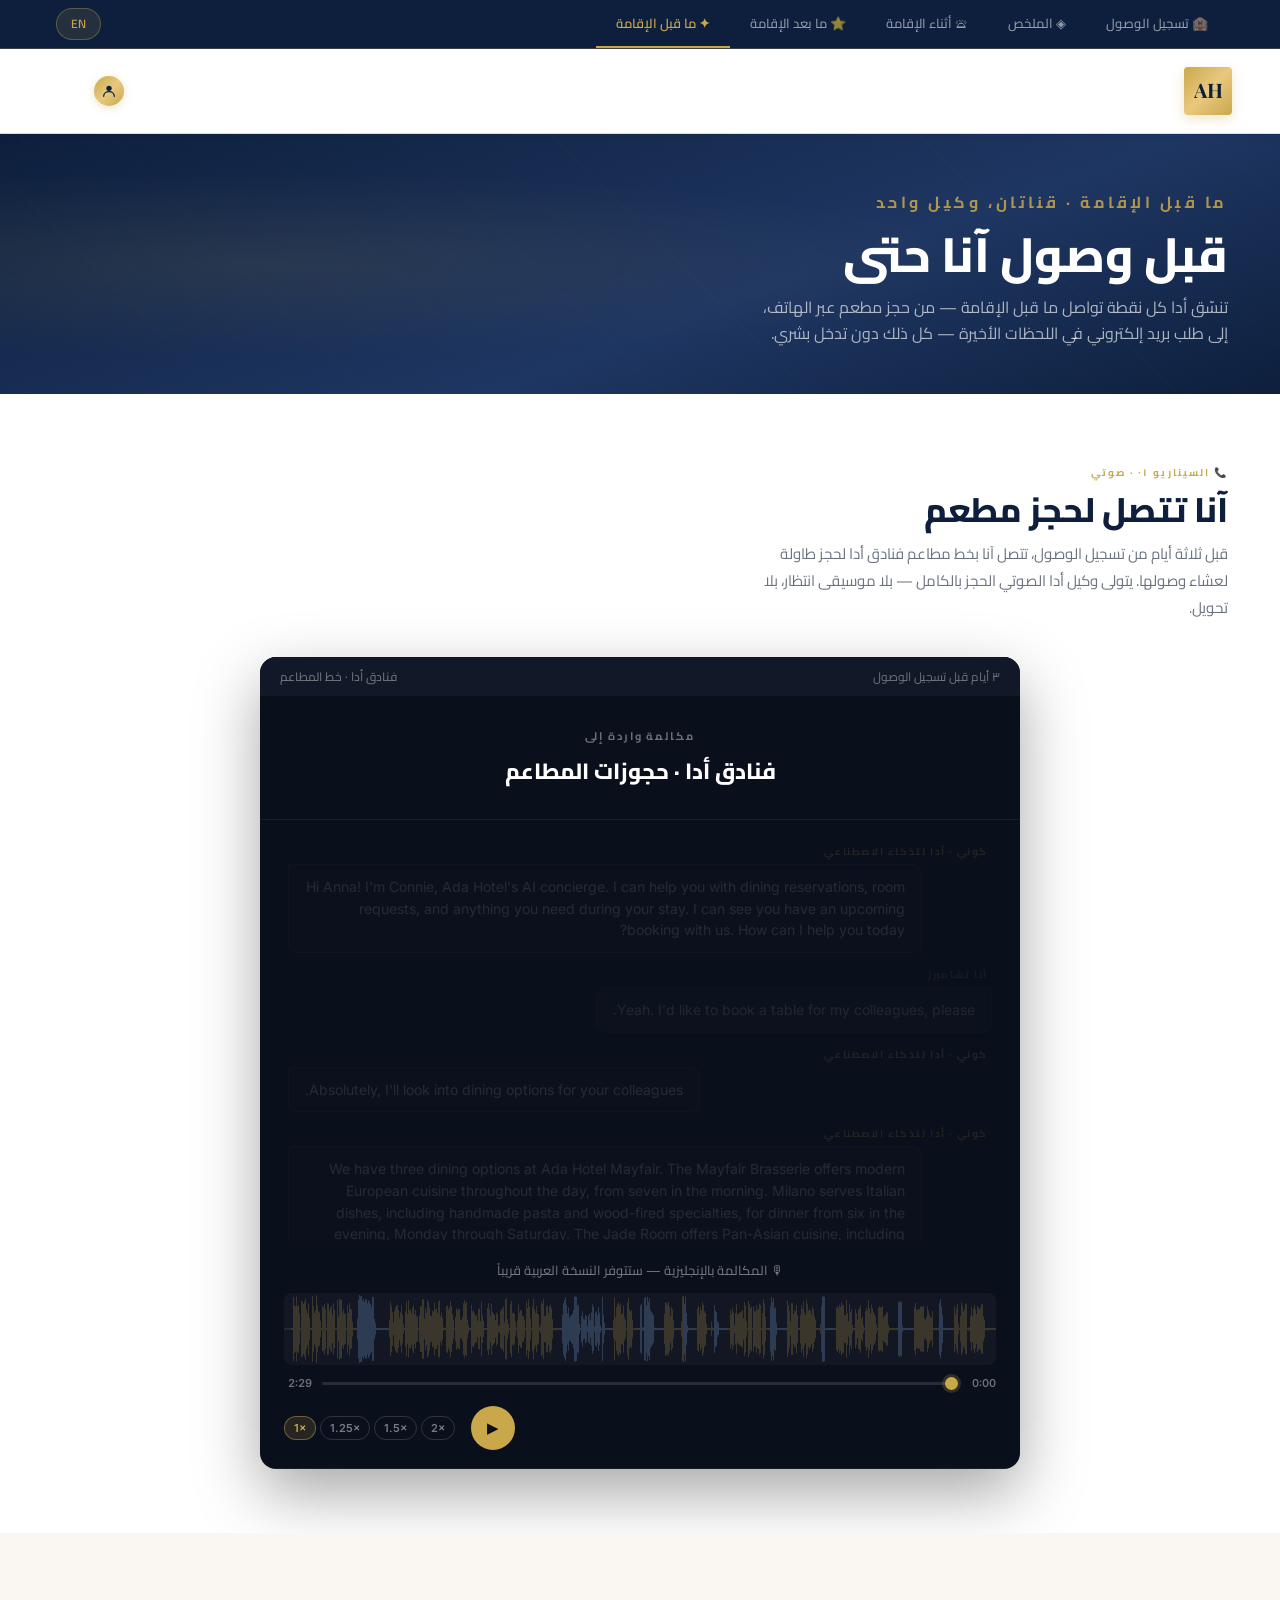
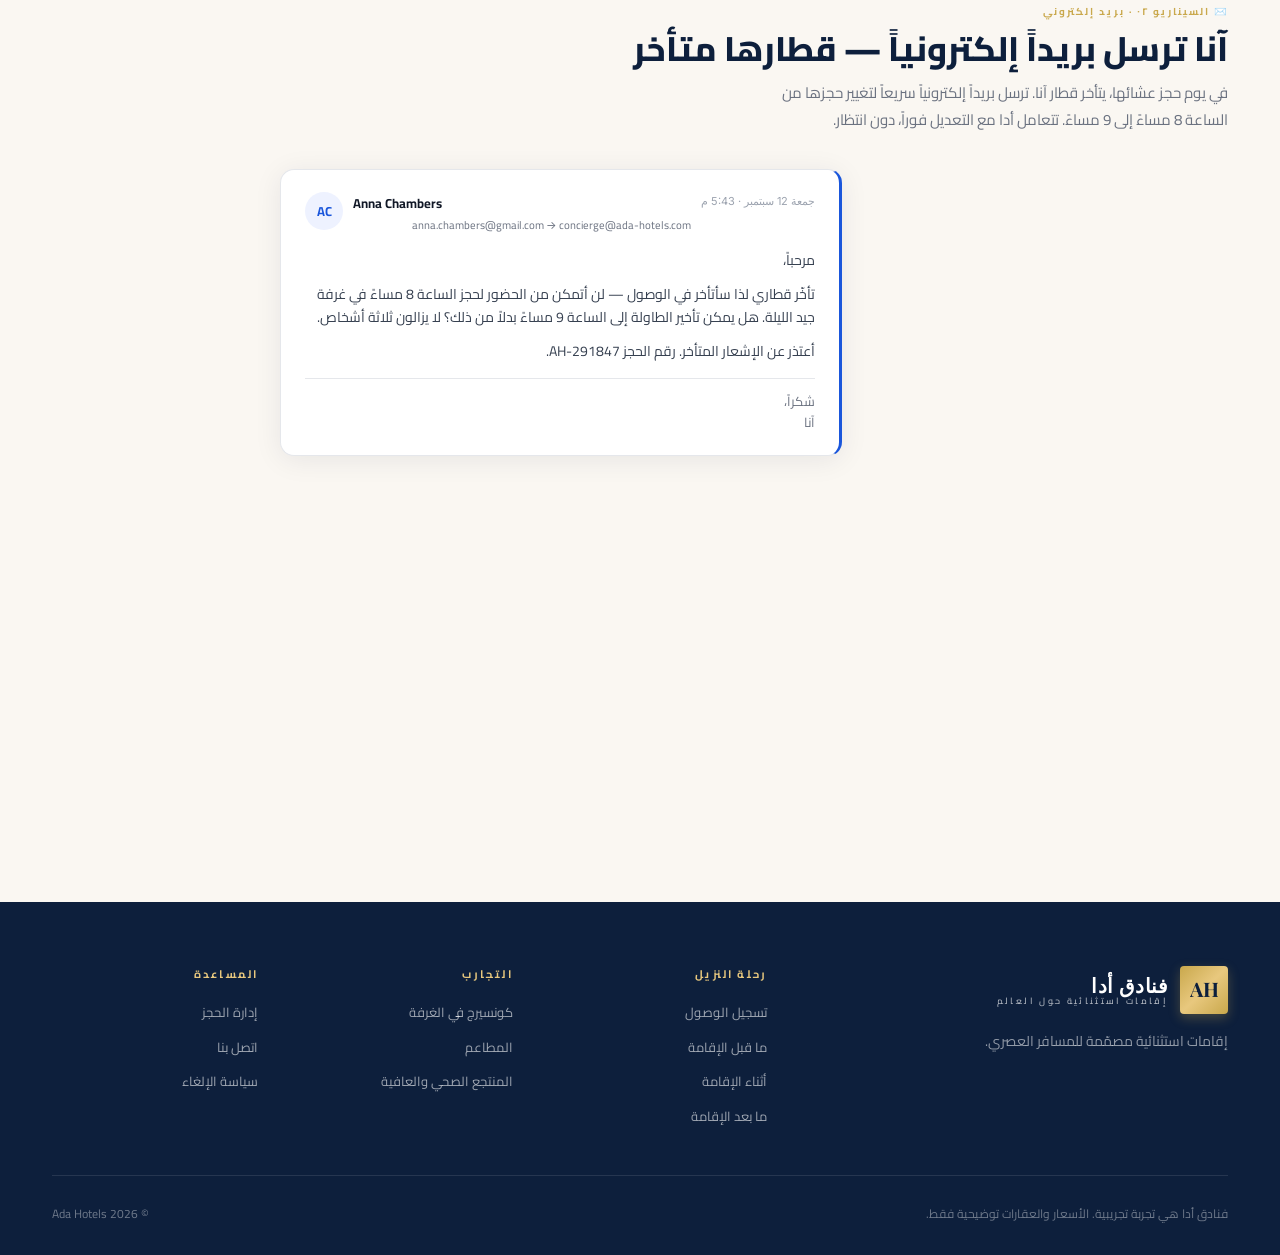
<file: ar/pre-stay.html>
<!DOCTYPE html>
<html lang="ar" dir="rtl">
<head>
<meta charset="UTF-8">
<meta name="viewport" content="width=device-width, initial-scale=1.0">
<title>فنادق أدا — ما قبل الإقامة</title>
<link rel="stylesheet" href="../ada-hotels.css">
<link rel="stylesheet" href="../ada-hotels-ar.css">
<link rel="preconnect" href="https://fonts.googleapis.com">
<link rel="preconnect" href="https://fonts.gstatic.com" crossorigin>
<link href="https://fonts.googleapis.com/css2?family=Cairo:wght@300;400;500;600;700;800&family=Playfair+Display:wght@700&family=Inter:wght@300;400;500;600;700&display=swap" rel="stylesheet">
<style>
/* ── Demo nav ─────────────────────────────────────────────── */
.demo-nav-bar {
  background: #0D1F3C; border-bottom: 1px solid rgba(201,168,76,0.25);
  position: sticky; top: 0; z-index: 200;
}
.demo-nav-row {
  display: flex; align-items: center; gap: 0; max-width: 1240px;
  margin: 0 auto; padding: 0 32px; overflow-x: auto; scrollbar-width: none;
  flex-direction: row-reverse;
}
.demo-nav-row::-webkit-scrollbar { display: none; }
.demo-nav-tab {
  display: flex; align-items: center; gap: 6px; padding: 0 20px;
  font-size: 13px; font-weight: 500; color: rgba(255,255,255,0.55);
  font-family: 'Cairo', sans-serif;
  text-decoration: none; white-space: nowrap; line-height: 46px;
  border-bottom: 2px solid transparent; transition: color 150ms, border-color 150ms;
}
.demo-nav-tab:hover { color: rgba(255,255,255,0.85); }
.demo-nav-tab.active { color: #C9A84C; border-bottom-color: #C9A84C; font-weight: 600; }

/* ── Page hero ───────────────────────────────────────────── */
.page-hero {
  background: linear-gradient(160deg, #0D1F3C 0%, #1E3662 60%, #0D1F3C 100%);
  padding: 56px 0 48px;
  position: relative;
  overflow: hidden;
}
.page-hero::before {
  content: '';
  position: absolute; inset: 0;
  background:
    radial-gradient(ellipse at 20% 50%, rgba(201,168,76,0.1) 0%, transparent 50%),
    repeating-linear-gradient(45deg, rgba(201,168,76,0.015) 0px, rgba(201,168,76,0.015) 1px, transparent 1px, transparent 52px);
}
.page-hero-inner { position: relative; z-index: 1; }
.page-hero .eyebrow { color: rgba(201,168,76,0.85); margin-bottom: 10px; }
.page-hero h1 {
  font-family: 'Cairo', sans-serif;
  font-size: clamp(28px,4vw,48px);
  font-weight: 800;
  color: #fff;
  line-height: 1.2;
  margin-bottom: 12px;
}
.page-hero p { font-size: 16px; color: rgba(255,255,255,0.65); max-width: 54ch; }

/* ── Section dividers ───────────────────────────────────── */
.scenario-section { padding: 64px 0; }
.scenario-section:nth-child(even) { background: #FAF7F2; }
.scenario-section:nth-child(odd) { background: #fff; }
.scenario-label {
  display: inline-flex; align-items: center; gap: 8px;
  font-size: 10px; font-weight: 700; letter-spacing: 0.2em; text-transform: uppercase;
  color: #C9A84C; margin-bottom: 8px;
  font-family: 'Cairo', sans-serif;
}
.scenario-title {
  font-family: 'Cairo', sans-serif;
  font-size: clamp(22px,3vw,34px);
  font-weight: 800;
  color: #0D1F3C;
  margin-bottom: 8px;
  line-height: 1.25;
}
.scenario-desc { font-size: 15px; color: #6B7280; margin-bottom: 36px; max-width: 60ch; line-height: 1.8; }

/* ── Voice call UI ──────────────────────────────────────── */
.voice-panel {
  background: #0A0F1C;
  border-radius: 16px;
  overflow: hidden;
  box-shadow: 0 24px 64px rgba(0,0,0,0.35);
  max-width: 760px;
  margin: 0 auto;
}
.vc-status-bar {
  background: #111827;
  padding: 10px 20px;
  display: flex;
  align-items: center;
  justify-content: space-between;
  flex-direction: row-reverse;
}
.vc-carrier { font-size: 12px; color: rgba(255,255,255,0.4); font-weight: 500; font-family: 'Cairo', sans-serif; }
.vc-time { font-size: 12px; color: rgba(255,255,255,0.4); font-family: 'Cairo', sans-serif; }
.vc-call-info {
  padding: 32px 32px 24px;
  text-align: center;
  border-bottom: 1px solid rgba(255,255,255,0.06);
}
.vc-label {
  font-size: 11px; font-weight: 700; letter-spacing: 0.18em; text-transform: uppercase;
  color: rgba(255,255,255,0.4); margin-bottom: 8px;
  font-family: 'Cairo', sans-serif;
}
.vc-name {
  font-family: 'Cairo', sans-serif;
  font-size: 22px;
  font-weight: 800;
  color: #fff;
  margin-bottom: 6px;
}
.vc-number { font-size: 14px; color: rgba(255,255,255,0.45); margin-bottom: 16px; }
.vc-duration {
  display: inline-flex; align-items: center; gap: 8px;
  padding: 6px 16px;
  background: rgba(201,168,76,0.12);
  border: 1px solid rgba(201,168,76,0.3);
  border-radius: 999px;
  font-size: 13px;
  font-weight: 600;
  color: #C9A84C;
}
.vc-duration::before {
  content: '';
  width: 7px; height: 7px;
  border-radius: 50%;
  background: #4ADE80;
  animation: pulse-dot 1.8s ease-in-out infinite;
}
@keyframes pulse-dot {
  0%, 100% { opacity: 1; }
  50% { opacity: 0.3; }
}

.vc-transcript {
  padding: 24px 28px;
  display: flex;
  flex-direction: column;
  gap: 14px;
  max-height: 420px;
  overflow-y: auto;
  overflow-anchor: none;
  scrollbar-width: thin;
  scrollbar-color: rgba(255,255,255,0.1) transparent;
}
.vc-turn {
  display: flex;
  flex-direction: column;
  gap: 4px;
}
.vc-speaker {
  font-size: 10px; font-weight: 700; letter-spacing: 0.16em; text-transform: uppercase;
  padding: 0 4px;
  font-family: 'Cairo', sans-serif;
}
.vc-speaker.ada  { color: #C9A84C; }
.vc-speaker.anna { color: rgba(255,255,255,0.4); }
.vc-bubble {
  padding: 11px 16px;
  border-radius: 10px;
  font-size: 14px;
  line-height: 1.55;
  max-width: 90%;
  font-family: 'Inter', sans-serif;
}
.vc-bubble.ada  {
  background: rgba(201,168,76,0.1);
  border: 1px solid rgba(201,168,76,0.2);
  color: rgba(255,255,255,0.88);
  align-self: flex-end;
  border-radius: 4px 10px 10px 10px;
}
.vc-bubble.anna {
  background: rgba(255,255,255,0.07);
  border: 1px solid rgba(255,255,255,0.1);
  color: rgba(255,255,255,0.75);
  align-self: flex-start;
  border-radius: 10px 4px 10px 10px;
}
.vc-controls {
  padding: 20px 28px 28px;
  display: flex;
  align-items: center;
  justify-content: center;
  gap: 24px;
  border-top: 1px solid rgba(255,255,255,0.06);
}
.vc-btn {
  width: 52px; height: 52px;
  border-radius: 50%;
  border: none;
  cursor: pointer;
  display: flex; align-items: center; justify-content: center;
  font-size: 20px;
  transition: transform 120ms;
}
.vc-btn:hover { transform: scale(1.08); }
.vc-btn-mute  { background: rgba(255,255,255,0.1); }
.vc-btn-end   { background: #EF4444; }
.vc-btn-hold  { background: rgba(255,255,255,0.1); }
.vc-btn-speaker { background: rgba(255,255,255,0.1); }
.vc-ended-badge {
  display: inline-flex; align-items: center; gap: 6px;
  font-size: 11px; font-weight: 700; letter-spacing: 0.12em; text-transform: uppercase;
  color: rgba(255,255,255,0.35);
  margin-top: 4px;
}

/* ── Email client ─────────────────────────────────────────── */
.email-wrap {
  max-width: 760px;
  margin: 0 auto;
}
.email-chrome {
  background: #1E2533;
  border-radius: 12px 12px 0 0;
  padding: 12px 16px;
  display: flex;
  align-items: center;
  gap: 12px;
}
.ep-dots { display: flex; gap: 6px; }
.ep-dot { width: 11px; height: 11px; border-radius: 50%; }
.ep-dot-r { background: #EF4444; }
.ep-dot-y { background: #F59E0B; }
.ep-dot-g { background: #22C55E; }
.ep-window-title {
  flex: 1;
  font-size: 12px;
  font-weight: 500;
  color: rgba(255,255,255,0.5);
  text-align: center;
}

.email-panel {
  background: #fff;
  border-radius: 0 0 12px 12px;
  border: 1px solid #E5E7EB;
  border-top: none;
  overflow: hidden;
  box-shadow: 0 12px 48px rgba(13,31,60,0.12);
}

.ep-topbar {
  background: #F3F4F6;
  border-bottom: 1px solid #E5E7EB;
  padding: 0 20px;
  display: flex;
  align-items: center;
  gap: 20px;
  height: 44px;
}
.ep-tab {
  font-size: 13px;
  font-weight: 600;
  color: #6B7280;
  padding: 0 4px;
  height: 44px;
  display: flex;
  align-items: center;
  border-bottom: 2px solid transparent;
  font-family: 'Cairo', sans-serif;
}
.ep-tab.active {
  color: #0D1F3C;
  border-bottom-color: #C9A84C;
}
.ep-tab-badge {
  background: #0D1F3C;
  color: #fff;
  font-size: 10px;
  font-weight: 700;
  border-radius: 999px;
  padding: 1px 6px;
  margin-right: 6px;
}

.ep-subject-bar {
  padding: 16px 24px 14px;
  border-bottom: 1px solid #E5E7EB;
}
.ep-subject-row {
  display: flex;
  align-items: flex-start;
  justify-content: space-between;
  gap: 16px;
  margin-bottom: 6px;
  flex-direction: row-reverse;
}
.ep-subject { font-size: 17px; font-weight: 700; color: #0D1F3C; line-height: 1.3; font-family: 'Cairo', sans-serif; }
.ep-meta-row {
  display: flex;
  align-items: center;
  gap: 8px;
  flex-wrap: wrap;
}
.ep-meta { font-size: 12px; color: #9CA3AF; }
.ep-intent-badge {
  display: inline-flex; align-items: center; gap: 4px;
  padding: 3px 9px;
  border-radius: 999px;
  font-size: 10px;
  font-weight: 700;
  letter-spacing: 0.05em;
}
.ep-badge-intent { background: #EEF2FF; color: #4338CA; border: 1px solid #C7D2FE; }
.ep-badge-resolved { background: #ECFDF5; color: #065F46; border: 1px solid #A7F3D0; }

.ep-thread {
  padding: 0;
  display: flex;
  flex-direction: column;
}
.ep-msg {
  padding: 20px 24px;
  border-bottom: 1px solid #F3F4F6;
  display: flex;
  flex-direction: column;
  gap: 10px;
}
.ep-msg-header {
  display: flex;
  align-items: center;
  gap: 10px;
  flex-direction: row-reverse;
}
.ep-avatar {
  width: 38px; height: 38px;
  border-radius: 50%;
  display: flex; align-items: center; justify-content: center;
  font-size: 13px;
  font-weight: 700;
  flex-shrink: 0;
}
.ep-avatar-guest { background: #E8F0FE; color: #1A56DB; }
.ep-avatar-ada   { background: linear-gradient(135deg, #0D1F3C, #1E3662); color: #C9A84C; font-family: 'Playfair Display', serif; font-size: 12px; }
.ep-sender-wrap { flex: 1; display: flex; flex-direction: column; gap: 1px; text-align: right; }
.ep-sender { font-size: 13px; font-weight: 700; color: #111827; }
.ep-sender-email { font-size: 11px; color: #6B7280; }
.ep-ada-label {
  display: inline-flex; align-items: center; gap: 4px;
  font-size: 9px; font-weight: 700; letter-spacing: 0.12em; text-transform: uppercase;
  color: #C9A84C;
  background: rgba(13,31,60,0.05);
  padding: 2px 7px;
  border-radius: 999px;
  border: 1px solid rgba(201,168,76,0.3);
  margin-top: 2px;
  width: fit-content;
}
.ep-timestamp { font-size: 11px; color: #9CA3AF; white-space: nowrap; display: flex; align-items: center; gap: 4px; }
.ep-instant-badge {
  background: #EFF6FF;
  color: #1D4ED8;
  font-size: 10px;
  font-weight: 700;
  padding: 2px 7px;
  border-radius: 999px;
  border: 1px solid #BFDBFE;
}

.ep-body {
  margin-right: 48px;
  font-size: 14px;
  line-height: 1.7;
  color: #374151;
}
.ep-body p { margin: 0 0 10px; }
.ep-body p:last-child { margin-bottom: 0; }
.ep-body .ep-sig {
  color: #6B7280;
  font-size: 13px;
  margin-top: 14px;
  padding-top: 12px;
  border-top: 1px solid #E5E7EB;
  line-height: 1.6;
}

.ep-tags {
  margin-right: 48px;
  display: flex;
  flex-wrap: wrap;
  gap: 6px;
  margin-top: 4px;
}
.ep-tag {
  display: inline-flex; align-items: center; gap: 4px;
  padding: 3px 9px;
  border-radius: 999px;
  font-size: 10.5px;
  font-weight: 600;
  font-family: 'Cairo', sans-serif;
}
.ep-tag-intent  { background: #EEF2FF; color: #4338CA; border: 1px solid #C7D2FE; }
.ep-tag-kb      { background: #F0FDF4; color: #166534; border: 1px solid #BBF7D0; }
.ep-tag-action  { background: #FFF7ED; color: #92400E; border: 1px solid #FDE68A; }
.ep-tag-resolved{ background: #ECFDF5; color: #065F46; border: 1px solid #A7F3D0; }

.ep-compose {
  padding: 14px 24px;
  background: #F9FAFB;
  display: flex;
  align-items: center;
  gap: 10px;
  border-top: 1px solid #E5E7EB;
  flex-direction: row-reverse;
}
.ep-compose-avatar { width: 30px; height: 30px; border-radius: 50%; background: #E8F0FE; display: flex; align-items: center; justify-content: center; font-size: 11px; font-weight: 700; color: #1A56DB; flex-shrink: 0; }
.ep-compose-input { flex: 1; font-size: 13px; color: #9CA3AF; background: #fff; border: 1px solid #E5E7EB; border-radius: 999px; padding: 7px 14px; cursor: pointer; text-align: right; font-family: 'Cairo', sans-serif; }
.ep-compose-btn { font-size: 12px; font-weight: 600; color: #0D1F3C; background: #E5E7EB; border: none; border-radius: 999px; padding: 7px 14px; cursor: pointer; font-family: 'Cairo', sans-serif; }

@media (max-width: 700px) {
  .vc-transcript { padding: 16px; }
  .vc-call-info  { padding: 24px 16px 16px; }
  .ep-body  { margin-right: 0; }
  .ep-tags  { margin-right: 0; }
}

/* ── Waveform player ──────────────────────────────────────── */
.vc-player-area {
  padding: 20px 24px 18px;
  border-bottom: 1px solid rgba(255,255,255,0.06);
}
.waveform-wrap {
  position: relative;
  width: 100%;
  height: 72px;
  border-radius: 8px;
  overflow: hidden;
  background: rgba(255,255,255,0.03);
  cursor: pointer;
}
#waveformCanvas {
  display: block;
  width: 100%;
  height: 100%;
}
.vc-scrubber-row {
  display: flex; align-items: center; gap: 10px; margin-top: 10px;
}
.vc-tlabel {
  font-size: 11px; font-weight: 600; font-variant-numeric: tabular-nums;
  color: rgba(255,255,255,0.4); white-space: nowrap; min-width: 28px;
  font-family: 'Inter', sans-serif;
}
#vcScrubber {
  flex: 1; -webkit-appearance: none; appearance: none;
  height: 3px; border-radius: 999px;
  background: rgba(255,255,255,0.12); outline: none; cursor: pointer;
}
#vcScrubber::-webkit-slider-thumb {
  -webkit-appearance: none; width: 13px; height: 13px;
  border-radius: 50%; background: #C9A84C; cursor: pointer;
  box-shadow: 0 0 0 3px rgba(201,168,76,0.2);
}
.vc-ctrl-bar {
  display: flex; align-items: center; gap: 16px; margin-top: 14px;
  flex-direction: row-reverse;
}
.vc-play-btn {
  width: 44px; height: 44px; border-radius: 50%; border: none;
  background: #C9A84C; color: #0A0F1C; font-size: 15px;
  cursor: pointer; display: flex; align-items: center; justify-content: center;
  flex-shrink: 0; transition: transform 120ms, background 120ms;
}
.vc-play-btn:hover { transform: scale(1.08); background: #D4B55D; }
.vc-speed-group { display: flex; gap: 4px; direction: ltr; }
.vc-spd {
  padding: 4px 9px; border-radius: 999px;
  border: 1px solid rgba(255,255,255,0.15); background: transparent;
  color: rgba(255,255,255,0.45); font-size: 11px; font-weight: 600;
  cursor: pointer; transition: all 120ms;
  font-family: 'Inter', sans-serif;
}
.vc-spd.active { background: rgba(201,168,76,0.15); border-color: rgba(201,168,76,0.45); color: #C9A84C; }
.vc-spd:hover  { border-color: rgba(201,168,76,0.3); color: rgba(201,168,76,0.8); }

/* ── Transcript progressive reveal ───────────────────────── */
.vc-turn {
  opacity: 0.12;
  transition: opacity 0.4s ease;
}
.vc-turn.revealed { opacity: 1; }
.vc-turn.active .vc-bubble.ada  { background: rgba(201,168,76,0.18); border-color: rgba(201,168,76,0.4); }
.vc-turn.active .vc-bubble.anna { background: rgba(147,197,253,0.18); border-color: rgba(147,197,253,0.35); }

/* ── Email cards ──────────────────────────────────────────── */
.email-cards-wrap {
  display: flex;
  flex-direction: column;
  gap: 18px;
  max-width: 720px;
  margin: 0 auto;
}
.ecard {
  max-width: 78%;
  border-radius: 14px;
  padding: 22px 24px;
  font-size: 14px;
  line-height: 1.7;
  color: #374151;
  box-shadow: 0 4px 28px rgba(13,31,60,0.08);
  will-change: opacity, transform;
}
.ecard-anna {
  align-self: flex-end;
  background: #fff;
  border: 1px solid #E5E7EB;
  border-right: 3px solid #1A56DB;
}
.ecard-ada {
  align-self: flex-start;
  background: #FAFBFF;
  border: 1px solid #E5E7EB;
  border-left: 3px solid #C9A84C;
}
.ecard-header {
  display: flex; align-items: flex-start; gap: 10px; margin-bottom: 14px;
  flex-direction: row-reverse;
}
.ecard-avatar {
  width: 38px; height: 38px; border-radius: 50%; flex-shrink: 0;
  display: flex; align-items: center; justify-content: center;
  font-size: 13px; font-weight: 700;
}
.ecard-av-guest { background: #EEF2FF; color: #1A56DB; }
.ecard-av-ada   { background: linear-gradient(135deg, #0D1F3C, #1E3662); color: #C9A84C; font-family: 'Playfair Display', serif; font-size: 12px; }
.ecard-meta { flex: 1; display: flex; flex-direction: column; gap: 2px; text-align: right; }
.ecard-from { font-size: 13px; font-weight: 700; color: #111827; display: flex; align-items: center; gap: 6px; justify-content: flex-end; }
.ecard-addr { font-size: 11px; color: #6B7280; direction: ltr; text-align: right; }
.ecard-ai-badge {
  font-size: 9px; font-weight: 700; letter-spacing: 0.1em;
  color: #C9A84C; background: rgba(13,31,60,0.05);
  border: 1px solid rgba(201,168,76,0.3); border-radius: 999px; padding: 1px 6px;
}
.ecard-time {
  font-size: 11px; color: #9CA3AF; white-space: nowrap;
  display: flex; align-items: center; gap: 5px;
  font-family: 'Inter', sans-serif;
}
.ecard-instant {
  background: #EFF6FF; color: #1D4ED8; font-size: 10px;
  font-weight: 700; padding: 2px 6px; border-radius: 999px; border: 1px solid #BFDBFE;
  font-family: 'Inter', sans-serif;
}
.ecard-body p { margin: 0 0 10px; }
.ecard-body p:last-child { margin-bottom: 0; }
.ecard-sig {
  margin-top: 14px; padding-top: 12px; border-top: 1px solid #E5E7EB;
  color: #6B7280; font-size: 13px; line-height: 1.6;
}

/* ── Email animation ──────────────────────────────────────── */
.ep-anim-hide { opacity: 0; transform: translateY(14px); }
.ep-anim-anna-hide { opacity: 0; transform: translateY(-12px); }
.ep-anim-show { opacity: 1 !important; transform: translateY(0) !important; transition: opacity 0.65s ease, transform 0.65s ease; }
.ep-anim-fadeout { opacity: 0 !important; transition: opacity 0.45s ease !important; }

@media (max-width: 600px) {
  .ecard { max-width: 95%; }
}
</style>
</head>
<body>

<script>
const HOTEL_CONFIG = {
  botHandle:    "ada-hotels-ai-agent-demo",
  hotelName:    "Ada Hotels",
  guestName:    "Anna",
  guestFull:    "Anna Chambers",
  bookingRef:   "AH-291847",
  property:     "Ada Hotel Mayfair, London",
  roomNumber:   "412",
  checkIn:      "Tue 9 Sep 2026",
  checkOut:     "Sat 13 Sep 2026",
  primaryColor: "#0D1F3C",
  accentColor:  "#C9A84C",
};
</script>

<!-- Demo nav -->
<nav class="demo-nav-bar">
  <div class="demo-nav-row">
    <div class="lang-toggle">
      <a class="lang-btn" href="../pre-stay.html">EN</a>
    </div>
    <a class="demo-nav-tab active" href="pre-stay.html">✦ ما قبل الإقامة</a>
    <a class="demo-nav-tab" href="post-stay.html">⭐ ما بعد الإقامة</a>
    <a class="demo-nav-tab" href="in-stay.html">🛎 أثناء الإقامة</a>
    <a class="demo-nav-tab" href="summary.html">◈ الملخص</a>
    <a class="demo-nav-tab" href="index.html">🏨 تسجيل الوصول</a>
  </div>
</nav>

<!-- Header -->
<header class="site-header solid">
  <a class="brand" href="../index.html">
    <div class="brand-mark">
      <svg width="28" height="28" viewBox="0 0 28 28" fill="none">
        <text x="14" y="21" font-family="Playfair Display, serif" font-size="20" font-weight="700" fill="#0D1F3C" text-anchor="middle">AH</text>
      </svg>
    </div>
    <div class="brand-name-wrap">
      <span class="brand-title">فنادق أدا</span>
      <span class="brand-tag">إقامات استثنائية حول العالم</span>
    </div>
  </a>
  <div class="header-actions">
    <div class="user-pill">
      <span class="user-avatar">
        <svg width="16" height="16" viewBox="0 0 24 24" fill="none">
          <circle cx="12" cy="8" r="4" fill="#0D1F3C"/>
          <path d="M4 20c0-4 3.6-7 8-7s8 3 8 7" stroke="#0D1F3C" stroke-width="2" stroke-linecap="round"/>
        </svg>
      </span>
      <span class="user-name">آنا ت.</span>
    </div>
  </div>
</header>

<!-- Page hero -->
<div class="page-hero">
  <div class="wrap page-hero-inner">
    <p class="eyebrow">ما قبل الإقامة · قناتان، وكيل واحد</p>
    <h1>قبل وصول آنا حتى</h1>
    <p>تنسّق أدا كل نقطة تواصل ما قبل الإقامة — من حجز مطعم عبر الهاتف، إلى طلب بريد إلكتروني في اللحظات الأخيرة — كل ذلك دون تدخل بشري.</p>
  </div>
</div>

<!-- ── SCENARIO 1: VOICE CALL ─────────────────────────────── -->
<section class="scenario-section">
  <div class="wrap">
    <div class="scenario-label">📞 السيناريو ٠١ · صوتي</div>
    <div class="scenario-title">آنا تتصل لحجز مطعم</div>
    <div class="scenario-desc">قبل ثلاثة أيام من تسجيل الوصول، تتصل آنا بخط مطاعم فنادق أدا لحجز طاولة لعشاء وصولها. يتولى وكيل أدا الصوتي الحجز بالكامل — بلا موسيقى انتظار، بلا تحويل.</div>

    <div class="voice-panel">
      <div class="vc-status-bar">
        <span class="vc-carrier">فنادق أدا · خط المطاعم</span>
        <span class="vc-time">٣ أيام قبل تسجيل الوصول</span>
      </div>

      <div class="vc-call-info">
        <div class="vc-label">مكالمة واردة إلى</div>
        <div class="vc-name">فنادق أدا · حجوزات المطاعم</div>
      </div>

      <!-- Real transcript from conversation 6aa2f9790607fdec8f9ae52a — bubbles kept in English as audio is English -->
      <div class="vc-transcript" id="vcTranscript">

        <div class="vc-turn" data-t="1.460">
          <span class="vc-speaker ada">كوني · أدا للذكاء الاصطناعي</span>
          <div class="vc-bubble ada">Hi Anna! I'm Connie, Ada Hotel's AI concierge. I can help you with dining reservations, room requests, and anything you need during your stay. I can see you have an upcoming booking with us. How can I help you today?</div>
        </div>

        <div class="vc-turn" data-t="15.245">
          <span class="vc-speaker anna">آنا تشامبرز</span>
          <div class="vc-bubble anna">Yeah. I'd like to book a table for my colleagues, please.</div>
        </div>

        <div class="vc-turn" data-t="21.805">
          <span class="vc-speaker ada">كوني · أدا للذكاء الاصطناعي</span>
          <div class="vc-bubble ada">Absolutely, I'll look into dining options for your colleagues.</div>
        </div>

        <div class="vc-turn" data-t="25.005">
          <span class="vc-speaker ada">كوني · أدا للذكاء الاصطناعي</span>
          <div class="vc-bubble ada">We have three dining options at Ada Hotel Mayfair. The Mayfair Brasserie offers modern European cuisine throughout the day, from seven in the morning. Milano serves Italian dishes, including handmade pasta and wood-fired specialties, for dinner from six in the evening, Monday through Saturday. The Jade Room offers Pan-Asian cuisine, including Thai, Japanese, and Vietnamese dishes, for dinner from six in the evening, Monday through Saturday.</div>
        </div>

        <div class="vc-turn" data-t="51.715">
          <span class="vc-speaker ada">كوني · أدا للذكاء الاصطناعي</span>
          <div class="vc-bubble ada">Which restaurant would you like to book: The Mayfair Brasserie, Milano, or The Jade Room?</div>
        </div>

        <div class="vc-turn" data-t="57.960">
          <span class="vc-speaker anna">آنا تشامبرز</span>
          <div class="vc-bubble anna">The Jade Room sounds interesting. Uh, I love Vietnamese. Do you know if they serve the famous Vietnamese dish pho?</div>
        </div>

        <div class="vc-turn" data-t="68.680">
          <span class="vc-speaker ada">كوني · أدا للذكاء الاصطناعي</span>
          <div class="vc-bubble ada">Yes, pho is a house specialty at The Jade Room. How many guests will be dining?</div>
        </div>

        <div class="vc-turn" data-t="74.280">
          <span class="vc-speaker anna">آنا تشامبرز</span>
          <div class="vc-bubble anna">Great. Um, yes. Three of us then, please.</div>
        </div>

        <div class="vc-turn" data-t="79.400">
          <span class="vc-speaker ada">كوني · أدا للذكاء الاصطناعي</span>
          <div class="vc-bubble ada">What date would you like to dine at The Jade Room?</div>
        </div>

        <div class="vc-turn" data-t="83.480">
          <span class="vc-speaker anna">آنا تشامبرز</span>
          <div class="vc-bubble anna">This Friday.</div>
        </div>

        <div class="vc-turn" data-t="86.120">
          <span class="vc-speaker ada">كوني · أدا للذكاء الاصطناعي</span>
          <div class="vc-bubble ada">Perfect. What time would you like the table?</div>
        </div>

        <div class="vc-turn" data-t="89.800">
          <span class="vc-speaker anna">آنا تشامبرز</span>
          <div class="vc-bubble anna">Eight PM, please.</div>
        </div>

        <div class="vc-turn" data-t="93.000">
          <span class="vc-speaker ada">كوني · أدا للذكاء الاصطناعي</span>
          <div class="vc-bubble ada">Just to confirm, a table for three at The Jade Room on Friday, September twelfth, twenty twenty-six at eight PM. Is that right?</div>
        </div>

        <div class="vc-turn" data-t="101.560">
          <span class="vc-speaker anna">آنا تشامبرز</span>
          <div class="vc-bubble anna">Yep. That's correct. Thank you.</div>
        </div>

        <div class="vc-turn" data-t="105.240">
          <span class="vc-speaker ada">كوني · أدا للذكاء الاصطناعي</span>
          <div class="vc-bubble ada">Wonderful, your booking details are confirmed. Do you have any dietary requirements I should note for the reservation?</div>
        </div>

        <div class="vc-turn" data-t="112.760">
          <span class="vc-speaker anna">آنا تشامبرز</span>
          <div class="vc-bubble anna">No.</div>
        </div>

        <div class="vc-turn" data-t="115.160">
          <span class="vc-speaker ada">كوني · أدا للذكاء الاصطناعي</span>
          <div class="vc-bubble ada">Your table is booked at The Jade Room for Friday, September twelfth, twenty twenty-six at eight PM. It is on the ground floor to the right of the main lobby. We look forward to welcoming you and your colleagues.</div>
        </div>

        <div class="vc-turn" data-t="128.345">
          <span class="vc-speaker anna">آنا تشامبرز</span>
          <div class="vc-bubble anna">Great. Thank you very much.</div>
        </div>

        <div class="vc-turn" data-t="131.705">
          <span class="vc-speaker ada">كوني · أدا للذكاء الاصطناعي</span>
          <div class="vc-bubble ada">Would you like me to send you a quick survey by text message to rate your experience today?</div>
        </div>

        <div class="vc-turn" data-t="136.880">
          <span class="vc-speaker anna">آنا تشامبرز</span>
          <div class="vc-bubble anna">Yes, please.</div>
        </div>

        <div class="vc-turn" data-t="140.080">
          <span class="vc-speaker ada">كوني · أدا للذكاء الاصطناعي</span>
          <div class="vc-bubble ada">Thanks for confirming. The survey has been sent by text. We hope you and your colleagues enjoy your evening at The Jade Room.</div>
        </div>

      </div>

      <!-- Waveform player (below transcript) -->
      <div class="vc-player-area">
        <p style="font-size:13px;color:rgba(255,255,255,0.45);text-align:center;margin-bottom:12px;">🎙 المكالمة بالإنجليزية — ستتوفر النسخة العربية قريباً</p>
        <div class="waveform-wrap" id="waveformWrap">
          <canvas id="waveformCanvas"></canvas>
        </div>
        <div class="vc-scrubber-row">
          <span class="vc-tlabel" id="timeCur">0:00</span>
          <input type="range" id="vcScrubber" min="0" max="136.4" step="0.1" value="0">
          <span class="vc-tlabel" id="timeTotal">2:16</span>
        </div>
        <div class="vc-ctrl-bar">
          <div class="vc-speed-group">
            <button class="vc-spd active" data-s="1">1×</button>
            <button class="vc-spd" data-s="1.25">1.25×</button>
            <button class="vc-spd" data-s="1.5">1.5×</button>
            <button class="vc-spd" data-s="2">2×</button>
          </div>
          <button class="vc-play-btn" id="playBtn" title="تشغيل">▶</button>
        </div>
      </div>

      <audio id="callAudio" src="../restaurant-booking-call.wav" preload="auto"></audio>
    </div>
  </div>
</section>

<!-- ── SCENARIO 2: EMAIL ──────────────────────────────────── -->
<section class="scenario-section">
  <div class="wrap">
    <div class="scenario-label">✉️ السيناريو ٠٢ · بريد إلكتروني</div>
    <div class="scenario-title">آنا ترسل بريداً إلكترونياً — قطارها متأخر</div>
    <div class="scenario-desc">في يوم حجز عشائها، يتأخر قطار آنا. ترسل بريداً إلكترونياً سريعاً لتغيير حجزها من الساعة 8 مساءً إلى 9 مساءً. تتعامل أدا مع التعديل فوراً، دون انتظار.</div>

    <div class="email-cards-wrap">

      <!-- Anna's email — right aligned in RTL -->
      <div class="ecard ecard-anna ep-anim-anna-hide" id="emailAnna">
        <div class="ecard-header">
          <div class="ecard-avatar ecard-av-guest">AC</div>
          <div class="ecard-meta">
            <div class="ecard-from">Anna Chambers</div>
            <div class="ecard-addr">anna.chambers@gmail.com → concierge@ada-hotels.com</div>
          </div>
          <div class="ecard-time">جمعة 12 سبتمبر · 5:43 م</div>
        </div>
        <div class="ecard-body">
          <p>مرحباً،</p>
          <p>تأخّر قطاري لذا سأتأخر في الوصول — لن أتمكن من الحضور لحجز الساعة 8 مساءً في غرفة جيد الليلة. هل يمكن تأخير الطاولة إلى الساعة 9 مساءً بدلاً من ذلك؟ لا يزالون ثلاثة أشخاص.</p>
          <p>أعتذر عن الإشعار المتأخر. رقم الحجز AH-291847.</p>
          <div class="ecard-sig">شكراً،<br>آنا</div>
        </div>
      </div>

      <!-- Ada's reply — left aligned in RTL -->
      <div class="ecard ecard-ada ep-anim-hide" id="emailAda">
        <div class="ecard-header">
          <div class="ecard-avatar ecard-av-ada">AH</div>
          <div class="ecard-meta">
            <div class="ecard-from">Ada Hotels Concierge <span class="ecard-ai-badge">✦ AI</span></div>
            <div class="ecard-addr">concierge@ada-hotels.com → anna.chambers@gmail.com</div>
          </div>
          <div class="ecard-time">5:44 م <span class="ecard-instant">⚡ 47 ث</span></div>
        </div>
        <div class="ecard-body">
          <p>عزيزتي آنا،</p>
          <p>لا مشكلة على الإطلاق — لقد عدّلت حجزك في غرفة جيد من 8:00 مساءً إلى <strong>9:00 مساءً هذا المساء</strong>، الجمعة 12 سبتمبر، لثلاثة ضيوف. ستُحفظ طاولتك.</p>
          <p>تم إبلاغ فريق غرفة جيد وهم يتطلعون إلى الترحيب بك. لا داعي للتسرع — سيكون كل شيء جاهزاً عند وصولك.</p>
          <p>هل هناك أي شيء آخر يمكنني مساعدتك به قبل وصولك؟</p>
          <div class="ecard-sig">مع تحيات طيبة،<br><strong>أدا كونسيرج</strong><br>فندق أدا مايفير · +44 20 7946 0800</div>
        </div>
      </div>

    </div>

  </div>
</section>

<!-- Footer -->
<footer class="site-footer">
  <div class="wrap">
    <div class="footer-inner">
      <div class="footer-brand">
        <a class="brand" href="../index.html" style="align-self:flex-start">
          <div class="brand-mark">
            <svg width="28" height="28" viewBox="0 0 28 28" fill="none">
              <text x="14" y="21" font-family="Playfair Display, serif" font-size="20" font-weight="700" fill="#0D1F3C" text-anchor="middle">AH</text>
            </svg>
          </div>
          <div class="brand-name-wrap">
            <span class="brand-title">فنادق أدا</span>
            <span class="brand-tag">إقامات استثنائية حول العالم</span>
          </div>
        </a>
        <p>إقامات استثنائية مصمّمة للمسافر العصري.</p>
      </div>
      <div class="footer-col">
        <span class="footer-head">رحلة النزيل</span>
        <a href="../index.html">تسجيل الوصول</a>
        <a href="pre-stay.html">ما قبل الإقامة</a>
        <a href="../in-stay.html">أثناء الإقامة</a>
        <a href="../post-stay.html">ما بعد الإقامة</a>
      </div>
      <div class="footer-col">
        <span class="footer-head">التجارب</span>
        <a href="../in-stay.html">كونسيرج في الغرفة</a>
        <a href="../index.html">المطاعم</a>
        <a href="../index.html">المنتجع الصحي والعافية</a>
      </div>
      <div class="footer-col">
        <span class="footer-head">المساعدة</span>
        <a href="../index.html">إدارة الحجز</a>
        <a href="../index.html">اتصل بنا</a>
        <a href="../index.html">سياسة الإلغاء</a>
      </div>
    </div>
    <div class="footer-legal">
      <span>فنادق أدا هي تجربة تجريبية. الأسعار والعقارات توضيحية فقط.</span>
      <span>&copy; 2026 Ada Hotels</span>
    </div>
  </div>
</footer>

<script>
window.adaSettings = {
  handle: HOTEL_CONFIG.botHandle,
  language: "ar",
  metaFields: {
    journey_stage: "pre_stay",
    guest_name:    HOTEL_CONFIG.guestFull,
    booking_ref:   HOTEL_CONFIG.bookingRef,
    property:      HOTEL_CONFIG.property,
  }
};
</script>
<script src="https://static.ada.support/embed2.js" async></script>

<script>
/* ── Voice call player ──────────────────────────────────── */
(function() {
  const audio    = document.getElementById('callAudio');
  const playBtn  = document.getElementById('playBtn');
  const scrubber = document.getElementById('vcScrubber');
  const timeCur  = document.getElementById('timeCur');
  const timeTotal= document.getElementById('timeTotal');
  const canvas   = document.getElementById('waveformCanvas');
  const wrap     = document.getElementById('waveformWrap');
  const transcript = document.getElementById('vcTranscript');
  const turns    = Array.from(transcript.querySelectorAll('.vc-turn'));
  let decodedBuffer = null;
  let activeTurn = -1;

  function fmt(s) {
    const m = Math.floor(s / 60), ss = Math.floor(s % 60);
    return m + ':' + String(ss).padStart(2,'0');
  }

  /* Build speaker timeline from turn timestamps */
  function buildSpeakerMap(dur) {
    /* Returns array of {start, end, speaker} segments */
    const segs = [];
    for (let i = 0; i < turns.length; i++) {
      const start = parseFloat(turns[i].dataset.t);
      const end   = i + 1 < turns.length ? parseFloat(turns[i+1].dataset.t) : dur;
      const isAda = turns[i].querySelector('.vc-speaker').classList.contains('ada');
      segs.push({ start, end, speaker: isAda ? 'ada' : 'anna' });
    }
    return segs;
  }

  /* Waveform draw — two-voice colouring */
  function drawWaveform(buffer, progress) {
    const dpr  = window.devicePixelRatio || 1;
    const W    = wrap.clientWidth;
    const H    = wrap.clientHeight;
    canvas.width  = W * dpr;
    canvas.height = H * dpr;
    const ctx  = canvas.getContext('2d');
    ctx.scale(dpr, dpr);
    ctx.clearRect(0, 0, W, H);

    const dur  = buffer.duration;
    const segs = buildSpeakerMap(dur);

    /* Use max of both channels for amplitude */
    const ch0  = buffer.getChannelData(0);
    const ch1  = buffer.numberOfChannels > 1 ? buffer.getChannelData(1) : ch0;
    const total = ch0.length;
    const step = Math.ceil(total / W);
    const mid  = H / 2;
    const playX = (progress || 0) * W;

    for (let x = 0; x < W; x++) {
      let max = 0;
      const base = x * step;
      for (let j = 0; j < step; j++) {
        const v = Math.max(Math.abs(ch0[base + j] || 0), Math.abs(ch1[base + j] || 0));
        if (v > max) max = v;
      }
      const barH = Math.max(2, max * H * 0.88);
      const t    = (x / W) * dur;
      const seg  = segs.find(s => t >= s.start && t < s.end);
      const played = x < playX;

      if (seg && seg.speaker === 'ada') {
        ctx.fillStyle = played ? '#C9A84C' : 'rgba(201,168,76,0.22)';
      } else if (seg && seg.speaker === 'anna') {
        ctx.fillStyle = played ? '#93C5FD' : 'rgba(147,197,253,0.22)';
      } else {
        ctx.fillStyle = 'rgba(255,255,255,0.07)';
      }
      ctx.fillRect(x, mid - barH / 2, 1, barH);
    }
    /* Playhead */
    if (progress > 0 && progress < 1) {
      ctx.fillStyle = 'rgba(255,255,255,0.8)';
      ctx.fillRect(playX - 0.5, 3, 1, H - 6);
    }
  }

  function drawEmpty() {
    const dpr = window.devicePixelRatio || 1;
    const W = wrap.clientWidth, H = wrap.clientHeight;
    canvas.width = W * dpr; canvas.height = H * dpr;
    const ctx = canvas.getContext('2d');
    ctx.scale(dpr, dpr);
    ctx.clearRect(0, 0, W, H);
    const mid = H / 2;
    for (let x = 0; x < W; x += 2) {
      const h = 4 + Math.sin(x * 0.15) * 3 + Math.sin(x * 0.04) * 6;
      ctx.fillStyle = x % 4 < 2 ? 'rgba(201,168,76,0.12)' : 'rgba(147,197,253,0.10)';
      ctx.fillRect(x, mid - h / 2, 1, h);
    }
  }
  drawEmpty();

  /* Fetch + decode audio buffer */
  async function loadWaveform() {
    try {
      const ac  = new (window.AudioContext || window.webkitAudioContext)();
      const res = await fetch('../restaurant-booking-call.wav');
      const ab  = await res.arrayBuffer();
      decodedBuffer = await ac.decodeAudioData(ab);
      drawWaveform(decodedBuffer, 0);
    } catch(e) { /* keep placeholder */ }
  }
  loadWaveform().then(() => { transcript.scrollTop = 0; });
  /* Belt-and-suspenders: also reset after layout settles */
  requestAnimationFrame(() => { transcript.scrollTop = 0; });
  setTimeout(() => { transcript.scrollTop = 0; }, 300);

  /* Transcript: progressive reveal + scroll only downward */
  function updateTranscript(t) {
    let newActive = -1;
    for (let i = 0; i < turns.length; i++) {
      const tt = parseFloat(turns[i].dataset.t);
      if (tt <= t) {
        turns[i].classList.add('revealed');
        newActive = i;
      } else {
        turns[i].classList.remove('revealed', 'active');
      }
    }
    if (newActive !== activeTurn) {
      if (activeTurn >= 0) turns[activeTurn].classList.remove('active');
      activeTurn = newActive;
      if (activeTurn >= 0) {
        turns[activeTurn].classList.add('active');
        /* Scroll so the newly revealed turn stays visible.
           offsetTop is page-relative so use getBoundingClientRect instead. */
        const el        = turns[activeTurn];
        const container = transcript;
        const cRect     = container.getBoundingClientRect();
        const eRect     = el.getBoundingClientRect();
        const elTop     = eRect.top - cRect.top + container.scrollTop;
        const elBottom  = elTop + el.offsetHeight;
        const visBottom = container.scrollTop + container.clientHeight;
        if (elBottom > visBottom - 16) {
          container.scrollTo({ top: Math.max(0, elTop - container.clientHeight * 0.15), behavior: 'smooth' });
        }
      }
    }
  }

  /* Audio events */
  audio.addEventListener('timeupdate', () => {
    const t = audio.currentTime;
    const d = audio.duration || 149.2;
    scrubber.value = t;
    timeCur.textContent = fmt(t);
    const prog = d > 0 ? t / d : 0;
    if (decodedBuffer) drawWaveform(decodedBuffer, prog);
    updateTranscript(t);
  });

  audio.addEventListener('loadedmetadata', () => {
    scrubber.max = audio.duration;
    timeTotal.textContent = fmt(audio.duration);
  });

  audio.addEventListener('play',  () => { playBtn.textContent = '⏸'; });
  audio.addEventListener('pause', () => { playBtn.textContent = '▶'; });
  audio.addEventListener('ended', () => {
    playBtn.textContent = '▶';
    if (decodedBuffer) drawWaveform(decodedBuffer, 1);
  });

  playBtn.addEventListener('click', () => {
    if (audio.paused) audio.play();
    else audio.pause();
  });

  scrubber.addEventListener('input', () => {
    audio.currentTime = parseFloat(scrubber.value);
  });

  wrap.addEventListener('click', (e) => {
    const rect  = wrap.getBoundingClientRect();
    const ratio = (e.clientX - rect.left) / rect.width;
    const d     = audio.duration || 149.2;
    audio.currentTime = ratio * d;
  });

  document.querySelectorAll('.vc-spd').forEach(btn => {
    btn.addEventListener('click', () => {
      document.querySelectorAll('.vc-spd').forEach(b => b.classList.remove('active'));
      btn.classList.add('active');
      audio.playbackRate = parseFloat(btn.dataset.s);
    });
  });
})();

/* ── Email animation ────────────────────────────────────── */
(function() {
  const anna = document.getElementById('emailAnna');
  const ada  = document.getElementById('emailAda');
  if (!anna || !ada) return;

  const ANNA_IN    = 100;   /* delay before Anna's email appears */
  const ADA_IN     = 1800;  /* delay before Ada's reply appears */
  const HOLD       = 5500;  /* hold both visible */
  const FADE_OUT   = 6500;  /* start fade-out */
  const LOOP_RESET = 6400;  /* reset and loop */

  function removeAnimClasses(el) {
    el.classList.remove('ep-anim-show','ep-anim-fadeout');
  }

  let timer = null;
  function runLoop() {
    clearTimeout(timer);

    /* Reset to hidden */
    removeAnimClasses(anna); removeAnimClasses(ada);
    anna.classList.add('ep-anim-anna-hide');
    ada.classList.add('ep-anim-hide');

    /* Force reflow so transitions fire cleanly */
    void anna.offsetHeight; void ada.offsetHeight;

    timer = setTimeout(() => {
      anna.classList.remove('ep-anim-anna-hide');
      anna.classList.add('ep-anim-show');
    }, ANNA_IN);

    timer = setTimeout(() => {
      ada.classList.remove('ep-anim-hide');
      ada.classList.add('ep-anim-show');
    }, ADA_IN);

    timer = setTimeout(() => {
      anna.classList.add('ep-anim-fadeout');
      ada.classList.add('ep-anim-fadeout');
    }, HOLD);

    timer = setTimeout(runLoop, LOOP_RESET);
  }

  /* Trigger when section scrolls into view */
  const section = anna.closest('section');
  const obs = new IntersectionObserver((entries) => {
    if (entries[0].isIntersecting) {
      obs.disconnect();
      runLoop();
    }
  }, { threshold: 0.25 });
  obs.observe(section);
})();
</script>

</body>
</html>
</file>
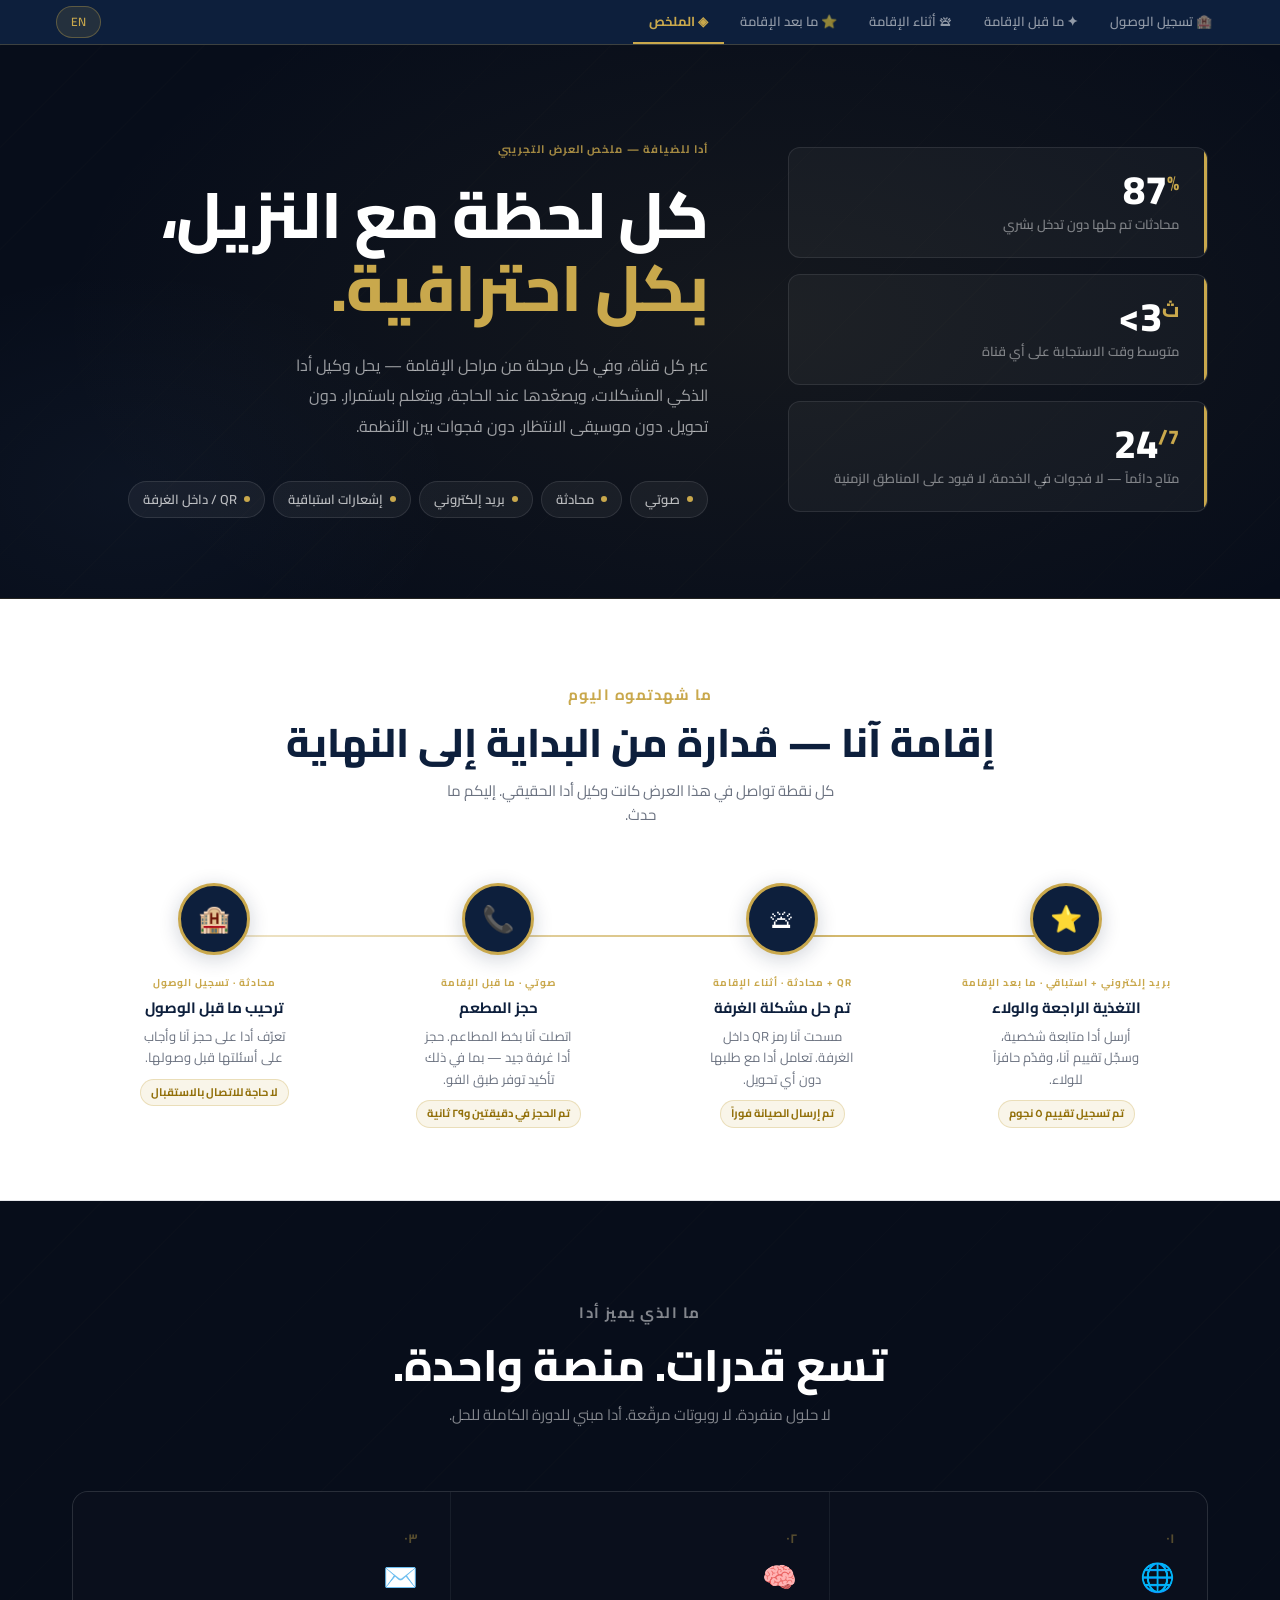
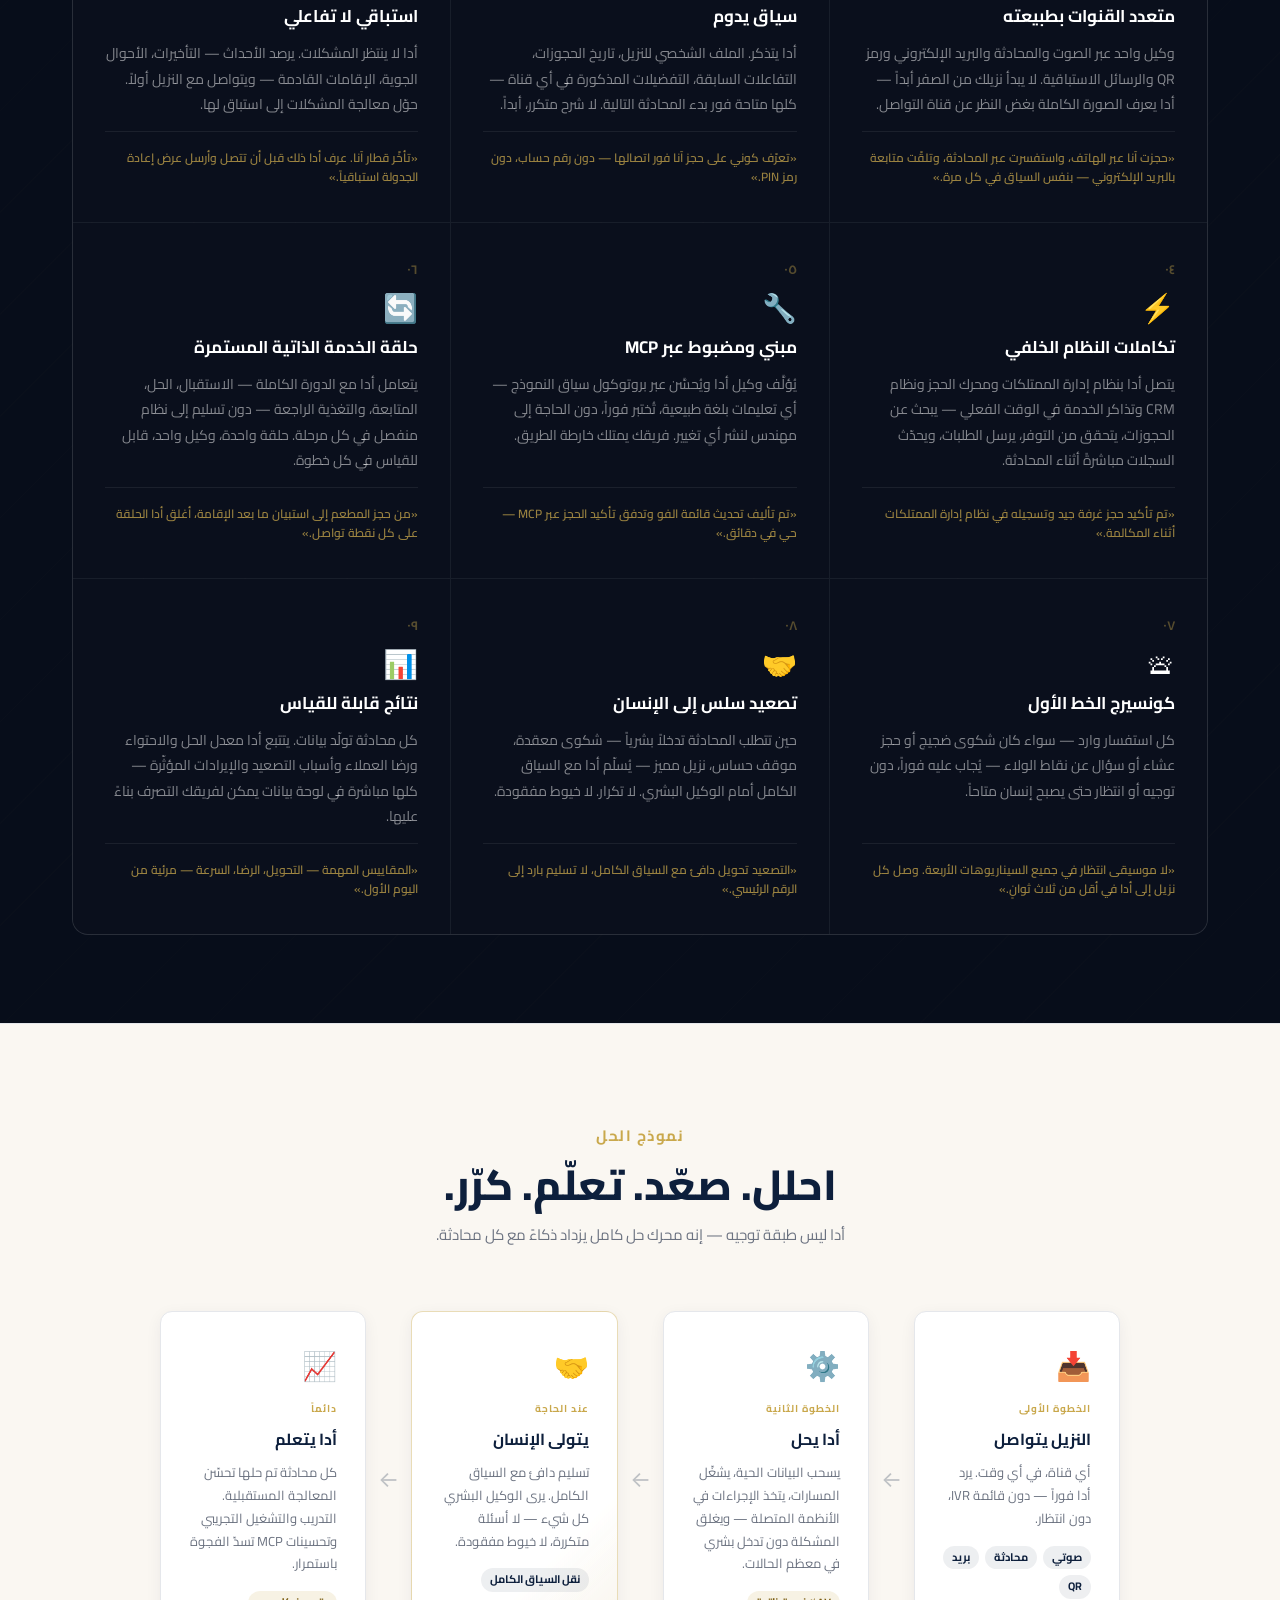
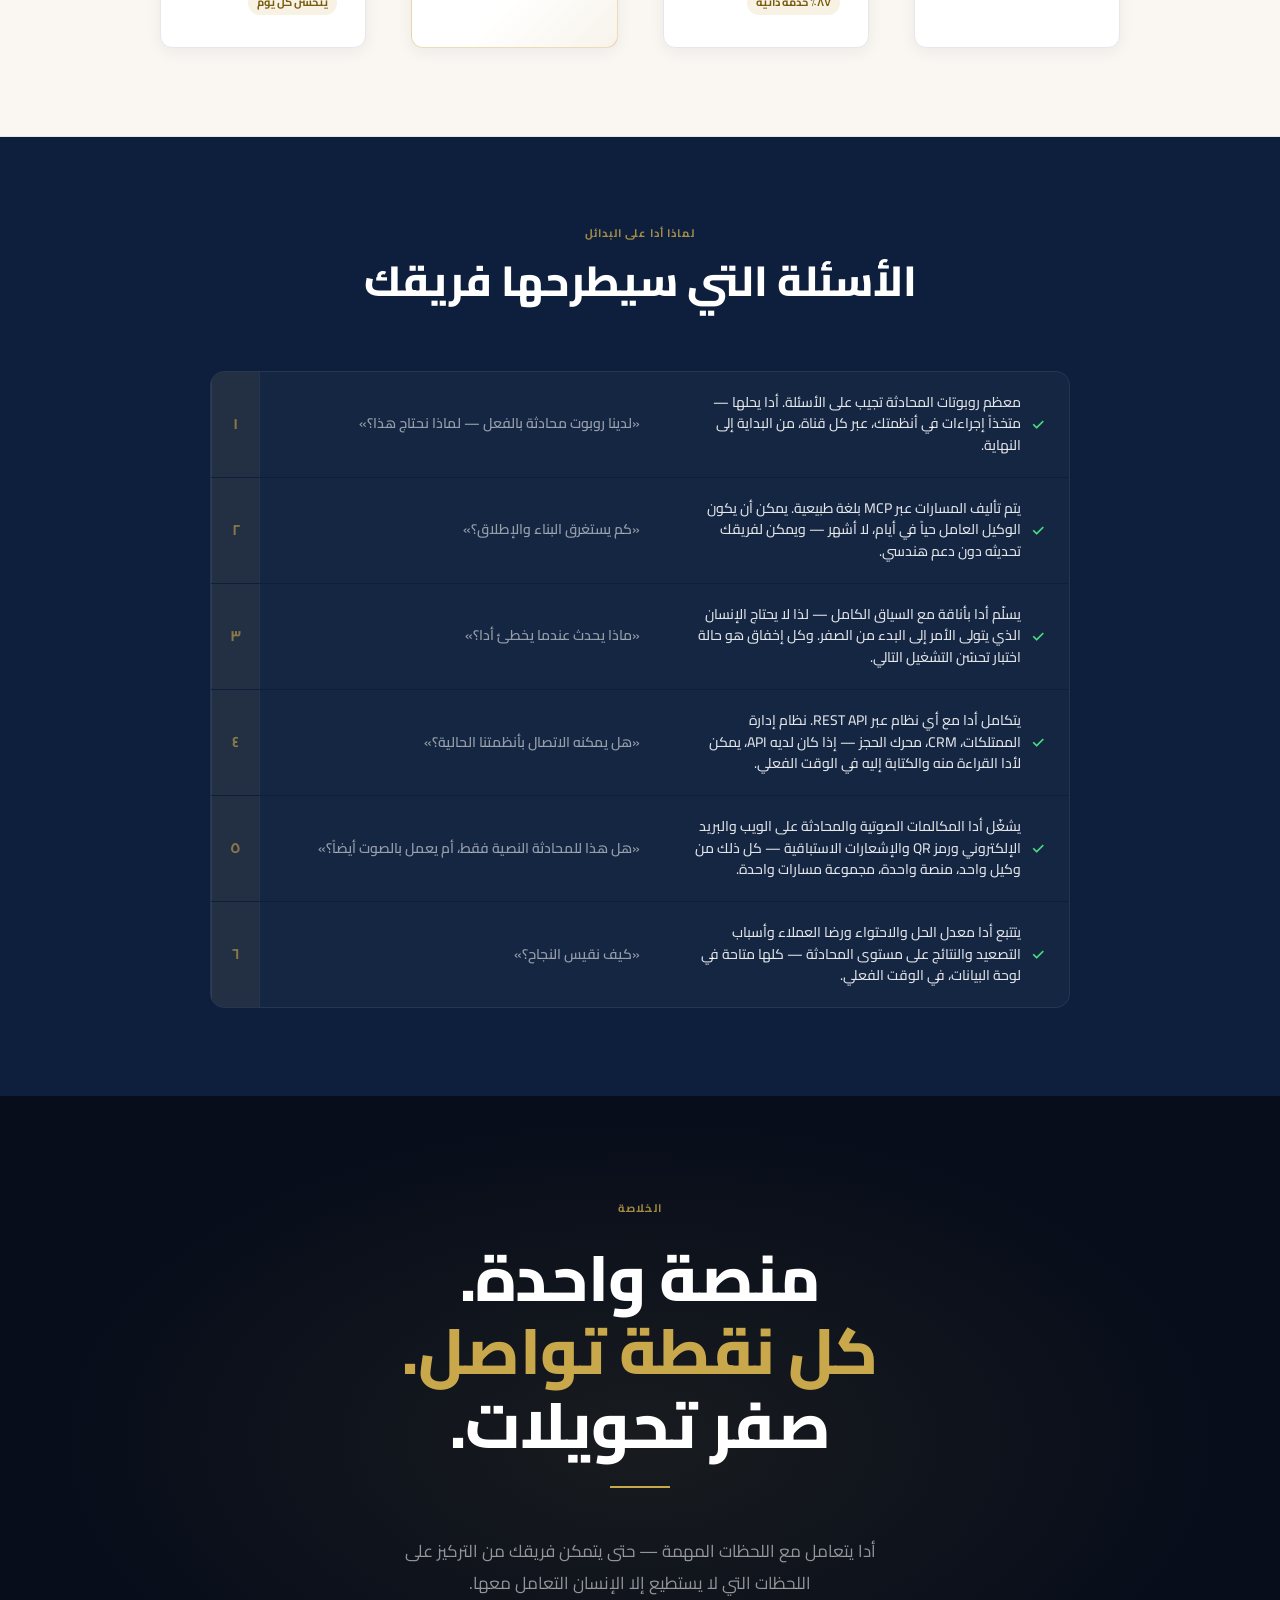
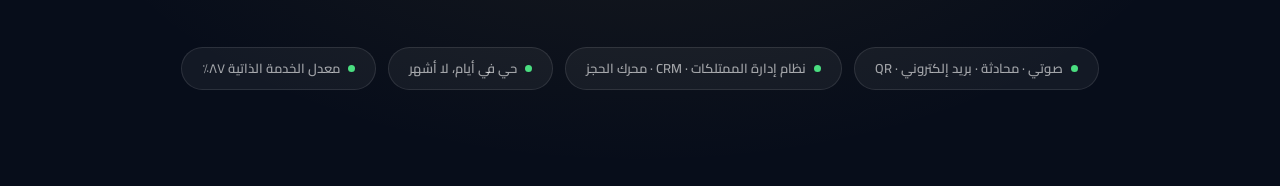
<file: ar/summary.html>
<!DOCTYPE html>
<html lang="ar" dir="rtl">
<head>
<meta charset="UTF-8">
<meta name="viewport" content="width=device-width, initial-scale=1.0">
<title>فنادق أدا — لماذا أدا</title>
<link rel="stylesheet" href="../ada-hotels.css">
<link rel="stylesheet" href="../ada-hotels-ar.css">
<link rel="preconnect" href="https://fonts.googleapis.com">
<link rel="preconnect" href="https://fonts.gstatic.com" crossorigin>
<link href="https://fonts.googleapis.com/css2?family=Cairo:wght@300;400;500;600;700;800&family=Playfair+Display:ital,wght@0,700;1,700&display=swap" rel="stylesheet">
<style>
/* ── Demo nav ─────────────────────────────────────────────── */
.demo-nav-bar {
  background: #0D1F3C; border-bottom: 1px solid rgba(201,168,76,0.25);
  position: sticky; top: 0; z-index: 200;
}
.demo-nav-row {
  display: flex; align-items: center; flex-direction: row-reverse;
  max-width: 1240px; margin: 0 auto; padding: 0 32px;
  overflow-x: auto; scrollbar-width: none;
}
.demo-nav-row::-webkit-scrollbar { display: none; }
.demo-nav-tab {
  display: flex; align-items: center; gap: 6px; padding: 0 16px;
  font-size: 13px; font-weight: 600; color: rgba(255,255,255,0.55);
  font-family: 'Cairo', sans-serif;
  text-decoration: none; white-space: nowrap; line-height: 42px;
  border-bottom: 2px solid transparent; transition: color 150ms, border-color 150ms;
}
.demo-nav-tab:hover { color: rgba(255,255,255,0.85); }
.demo-nav-tab.active { color: #C9A84C; border-bottom-color: #C9A84C; font-weight: 700; }

/* ── Shared ───────────────────────────────────────────────── */
*, *::before, *::after { box-sizing: border-box; margin: 0; padding: 0; }
body { font-family: 'Cairo', sans-serif; background: #0A0F1C; color: #fff; }
.inner { max-width: 1200px; margin: 0 auto; padding: 0 32px; }
.eyebrow {
  font-size: 11px; font-weight: 700; letter-spacing: 0.1em; text-transform: uppercase;
  color: rgba(201,168,76,0.8);
}

/* ══════════════════════════════════════════════════════════
   HERO
══════════════════════════════════════════════════════════ */
.hero {
  background: #070D1A;
  padding: 96px 0 80px;
  position: relative;
  overflow: hidden;
  border-bottom: 1px solid rgba(201,168,76,0.15);
}
.hero::before {
  content: '';
  position: absolute; inset: 0;
  background:
    radial-gradient(ellipse 1100px 600px at 60% 50%, rgba(201,168,76,0.07) 0%, transparent 65%),
    radial-gradient(ellipse 600px 400px at 10% 80%, rgba(147,197,253,0.04) 0%, transparent 55%),
    repeating-linear-gradient(135deg, rgba(201,168,76,0.012) 0, rgba(201,168,76,0.012) 1px, transparent 1px, transparent 72px);
}
.hero-inner {
  position: relative; z-index: 1;
  display: grid; grid-template-columns: 420px 1fr; gap: 80px; align-items: center;
}
.hero-eyebrow { margin-bottom: 20px; }
.hero h1 {
  font-family: 'Cairo', sans-serif;
  font-size: clamp(36px, 5vw, 64px);
  font-weight: 800;
  color: #fff;
  line-height: 1.15;
  letter-spacing: -0.01em;
  margin-bottom: 24px;
}
.hero h1 em { font-style: normal; color: #C9A84C; }
.hero-sub {
  font-size: 16px; color: rgba(255,255,255,0.6); max-width: 46ch; line-height: 1.9;
  margin-bottom: 40px;
}
.hero-tags {
  display: flex; flex-wrap: wrap; gap: 8px;
}
.hero-tag {
  display: inline-flex; align-items: center; gap: 7px;
  padding: 7px 14px;
  background: rgba(255,255,255,0.05);
  border: 1px solid rgba(255,255,255,0.1);
  border-radius: 999px;
  font-size: 13px; font-weight: 600; color: rgba(255,255,255,0.7);
}
.hero-tag-dot {
  width: 6px; height: 6px; border-radius: 50%; background: #C9A84C; flex-shrink: 0;
}

.hero-stats {
  display: flex; flex-direction: column; gap: 16px;
}
.hero-stat-row {
  background: rgba(255,255,255,0.04);
  border: 1px solid rgba(255,255,255,0.09);
  border-radius: 12px;
  padding: 22px 28px 22px 24px;
  position: relative;
  overflow: hidden;
}
.hero-stat-row::before {
  content: '';
  position: absolute; right: 0; top: 0; bottom: 0; width: 3px;
  background: #C9A84C;
}
.hero-stat-val {
  font-family: 'Cairo', sans-serif;
  font-size: 40px; font-weight: 800; color: #fff;
  line-height: 1; margin-bottom: 4px;
  font-variant-numeric: tabular-nums;
  direction: ltr; text-align: right;
}
.hero-stat-val sup { font-size: 20px; color: #C9A84C; vertical-align: super; }
.hero-stat-lbl { font-size: 13px; color: rgba(255,255,255,0.45); font-weight: 600; }

/* ══════════════════════════════════════════════════════════
   JOURNEY STRIP
══════════════════════════════════════════════════════════ */
.journey {
  background: #fff;
  padding: 72px 0;
  border-bottom: 1px solid #E5E7EB;
}
.journey-head { text-align: center; margin-bottom: 56px; }
.journey-head .eyebrow { color: #C9A84C; margin-bottom: 12px; }
.journey-head h2 {
  font-family: 'Cairo', sans-serif;
  font-size: clamp(24px, 3.5vw, 40px);
  font-weight: 800; color: #0D1F3C; line-height: 1.2;
}
.journey-head p { font-size: 15px; color: #6B7280; margin-top: 12px; max-width: 52ch; margin-inline: auto; }

.journey-track {
  display: grid; grid-template-columns: repeat(4, 1fr);
  gap: 0;
  position: relative;
}
.journey-track::before {
  content: '';
  position: absolute; top: 52px; left: 12.5%; right: 12.5%; height: 2px;
  background: linear-gradient(270deg, #C9A84C, rgba(201,168,76,0.3));
  z-index: 0;
}
.journey-stop {
  display: flex; flex-direction: column; align-items: center;
  text-align: center; padding: 0 16px; position: relative; z-index: 1;
}
.journey-icon {
  width: 72px; height: 72px; border-radius: 50%;
  background: #0D1F3C;
  border: 3px solid #C9A84C;
  display: flex; align-items: center; justify-content: center;
  font-size: 26px; margin-bottom: 20px;
  box-shadow: 0 4px 20px rgba(13,31,60,0.2);
  flex-shrink: 0;
}
.journey-channel {
  font-size: 10px; font-weight: 700; letter-spacing: 0.1em; text-transform: uppercase;
  color: #C9A84C; margin-bottom: 6px;
}
.journey-title {
  font-size: 15px; font-weight: 700; color: #0D1F3C; margin-bottom: 8px; line-height: 1.4;
}
.journey-detail {
  font-size: 13px; color: #6B7280; line-height: 1.65; max-width: 22ch;
}
.journey-outcome {
  display: inline-block; margin-top: 10px;
  padding: 4px 10px; border-radius: 999px;
  background: rgba(201,168,76,0.12); border: 1px solid rgba(201,168,76,0.3);
  font-size: 11px; font-weight: 700; color: #92700A;
}

/* ══════════════════════════════════════════════════════════
   CAPABILITIES
══════════════════════════════════════════════════════════ */
.capabilities {
  background: #070D1A;
  padding: 88px 0;
  position: relative;
  overflow: hidden;
}
.capabilities::before {
  content: '';
  position: absolute; inset: 0;
  background: repeating-linear-gradient(
    135deg,
    rgba(201,168,76,0.012) 0, rgba(201,168,76,0.012) 1px,
    transparent 1px, transparent 72px
  );
}
.cap-head { text-align: center; margin-bottom: 64px; position: relative; z-index: 1; }
.cap-head .eyebrow { margin-bottom: 14px; }
.cap-head h2 {
  font-family: 'Cairo', sans-serif;
  font-size: clamp(26px, 3.5vw, 44px);
  font-weight: 800; color: #fff; line-height: 1.2;
}
.cap-head p { font-size: 15px; color: rgba(255,255,255,0.5); margin-top: 12px; max-width: 50ch; margin-inline: auto; }

.cap-grid {
  display: grid;
  grid-template-columns: repeat(3, 1fr);
  gap: 1px;
  background: rgba(255,255,255,0.07);
  border: 1px solid rgba(255,255,255,0.07);
  border-radius: 16px;
  overflow: hidden;
  position: relative; z-index: 1;
}
.cap-cell {
  background: #0A0F1C;
  padding: 36px 32px;
  display: flex; flex-direction: column; gap: 14px;
  transition: background 200ms;
  position: relative;
  overflow: hidden;
}
.cap-cell:hover { background: #0F1829; }
.cap-cell::after {
  content: '';
  position: absolute; bottom: 0; left: 32px; right: 32px; height: 2px;
  background: linear-gradient(270deg, #C9A84C, transparent);
  opacity: 0;
  transition: opacity 250ms;
}
.cap-cell:hover::after { opacity: 1; }
.cap-num {
  font-family: 'Cairo', sans-serif;
  font-size: 13px; font-weight: 700; color: rgba(201,168,76,0.4);
  direction: ltr; text-align: right;
}
.cap-icon { font-size: 28px; line-height: 1; }
.cap-title {
  font-size: 17px; font-weight: 700; color: #fff; line-height: 1.3;
}
.cap-desc { font-size: 14px; color: rgba(255,255,255,0.5); line-height: 1.8; }
.cap-proof {
  margin-top: auto; padding-top: 16px;
  border-top: 1px solid rgba(255,255,255,0.07);
  font-size: 12px; color: rgba(201,168,76,0.75); font-weight: 600;
}

/* ══════════════════════════════════════════════════════════
   THE LOOP
══════════════════════════════════════════════════════════ */
.loop-section {
  background: #FAF7F2;
  padding: 88px 0;
  border-top: 1px solid #E5E7EB;
  border-bottom: 1px solid #E5E7EB;
}
.loop-head { text-align: center; margin-bottom: 64px; }
.loop-head .eyebrow { color: #C9A84C; margin-bottom: 12px; }
.loop-head h2 {
  font-family: 'Cairo', sans-serif;
  font-size: clamp(24px, 3.5vw, 42px);
  font-weight: 800; color: #0D1F3C; line-height: 1.2;
}
.loop-head p { font-size: 15px; color: #6B7280; margin-top: 12px; max-width: 52ch; margin-inline: auto; }

.loop-diagram {
  display: flex; align-items: stretch; gap: 0;
  position: relative; max-width: 960px; margin: 0 auto;
  flex-direction: row-reverse;
}
.loop-node {
  flex: 1;
  background: #fff;
  border: 1px solid #E5E7EB;
  border-radius: 12px;
  padding: 32px 28px;
  display: flex; flex-direction: column; gap: 12px;
  position: relative;
  box-shadow: 0 4px 16px rgba(13,31,60,0.06);
}
.loop-node.escalate {
  border-color: rgba(201,168,76,0.4);
  background: linear-gradient(135deg, #fff 70%, rgba(201,168,76,0.04));
}
.loop-arrow {
  display: flex; align-items: center; padding: 0 12px; flex-shrink: 0;
  color: rgba(13,31,60,0.25); font-size: 22px;
  transform: scaleX(-1);
}
.loop-node-icon { font-size: 28px; }
.loop-node-label {
  font-size: 10px; font-weight: 700; letter-spacing: 0.1em; text-transform: uppercase;
  color: #C9A84C;
}
.loop-node-title { font-size: 16px; font-weight: 700; color: #0D1F3C; line-height: 1.3; }
.loop-node-desc { font-size: 13px; color: #6B7280; line-height: 1.75; }
.loop-node-channels {
  display: flex; flex-wrap: wrap; gap: 6px; margin-top: 4px;
}
.loop-chip {
  padding: 3px 9px; border-radius: 999px;
  font-size: 11px; font-weight: 700;
  background: rgba(13,31,60,0.07); color: #0D1F3C;
}
.loop-chip.gold { background: rgba(201,168,76,0.15); color: #7A5C10; }

/* ══════════════════════════════════════════════════════════
   DIFFERENTIATORS
══════════════════════════════════════════════════════════ */
.diff-section {
  background: #0D1F3C;
  padding: 88px 0;
}
.diff-head { text-align: center; margin-bottom: 64px; }
.diff-head .eyebrow { margin-bottom: 14px; }
.diff-head h2 {
  font-family: 'Cairo', sans-serif;
  font-size: clamp(24px, 3.5vw, 42px);
  font-weight: 800; color: #fff; line-height: 1.2;
}
.diff-list {
  display: flex; flex-direction: column; gap: 1px;
  border: 1px solid rgba(255,255,255,0.1); border-radius: 14px; overflow: hidden;
  max-width: 860px; margin: 0 auto;
}
.diff-row {
  display: grid; grid-template-columns: 1fr 1fr 48px;
  background: rgba(255,255,255,0.03);
  transition: background 200ms;
}
.diff-row:hover { background: rgba(255,255,255,0.06); }
.diff-row-num {
  display: flex; align-items: center; justify-content: center;
  background: rgba(201,168,76,0.08); border-left: 1px solid rgba(255,255,255,0.07);
  font-family: 'Cairo', sans-serif;
  font-size: 15px; color: rgba(201,168,76,0.6); font-weight: 700;
  direction: ltr;
}
.diff-row-q {
  padding: 20px 24px;
  font-size: 14px; font-weight: 600; color: rgba(255,255,255,0.55);
  border-left: 1px solid rgba(255,255,255,0.07);
  display: flex; align-items: center;
  line-height: 1.55;
}
.diff-row-a {
  padding: 20px 24px;
  font-size: 14px; font-weight: 500; color: rgba(255,255,255,0.88);
  display: flex; align-items: center;
  line-height: 1.55;
  gap: 10px;
}
.diff-check { color: #4ADE80; font-size: 16px; flex-shrink: 0; }

/* ══════════════════════════════════════════════════════════
   CLOSING CTA
══════════════════════════════════════════════════════════ */
.closer {
  background: #070D1A;
  padding: 104px 0 96px;
  text-align: center;
  position: relative;
  overflow: hidden;
}
.closer::before {
  content: '';
  position: absolute; inset: 0;
  background: radial-gradient(ellipse 900px 500px at 50% 50%, rgba(201,168,76,0.09) 0%, transparent 65%);
}
.closer-inner { position: relative; z-index: 1; }
.closer .eyebrow { margin-bottom: 24px; }
.closer-headline {
  font-family: 'Cairo', sans-serif;
  font-size: clamp(30px, 5vw, 64px);
  font-weight: 800; color: #fff; line-height: 1.15;
  letter-spacing: -0.01em; margin-bottom: 24px;
}
.closer-headline em { font-style: normal; color: #C9A84C; }
.closer-sub {
  font-size: 17px; color: rgba(255,255,255,0.55); max-width: 50ch;
  margin: 0 auto 48px; line-height: 1.85;
}
.closer-rule {
  width: 60px; height: 2px; background: #C9A84C; margin: 0 auto 48px;
}
.closer-logos {
  display: flex; align-items: center; justify-content: center; gap: 12px; flex-wrap: wrap;
}
.closer-badge {
  padding: 10px 20px;
  background: rgba(255,255,255,0.05); border: 1px solid rgba(255,255,255,0.1);
  border-radius: 999px;
  font-size: 13px; font-weight: 600; color: rgba(255,255,255,0.6);
  display: flex; align-items: center; gap: 8px;
}
.closer-badge-dot { width: 7px; height: 7px; border-radius: 50%; background: #4ADE80; }

/* ── Responsive ─────────────────────────────────────────── */
@media (max-width: 900px) {
  .hero-inner { grid-template-columns: 1fr; }
  .hero-stats { display: grid; grid-template-columns: 1fr 1fr; gap: 12px; }
  .journey-track { grid-template-columns: 1fr 1fr; }
  .journey-track::before { display: none; }
  .cap-grid { grid-template-columns: 1fr 1fr; }
  .loop-diagram { flex-direction: column; gap: 8px; }
  .loop-arrow { display: none; }
  .diff-row { grid-template-columns: 1fr; }
  .diff-row-num { display: none; }
  .diff-row-q { border-left: none; border-bottom: 1px solid rgba(255,255,255,0.07); }
}
@media (max-width: 600px) {
  .cap-grid { grid-template-columns: 1fr; }
  .journey-track { grid-template-columns: 1fr; }
  .hero-stats { grid-template-columns: 1fr; }
  .inner { padding: 0 20px; }
}
</style>
</head>
<body>

<!-- ── Nav ────────────────────────────────────────────────── -->
<nav class="demo-nav-bar">
  <div class="demo-nav-row">
    <div class="lang-toggle">
      <a class="lang-btn" href="../summary.html">EN</a>
    </div>
    <a class="demo-nav-tab active" href="summary.html">◈ الملخص</a>
    <a class="demo-nav-tab" href="post-stay.html">⭐ ما بعد الإقامة</a>
    <a class="demo-nav-tab" href="in-stay.html">🛎 أثناء الإقامة</a>
    <a class="demo-nav-tab" href="pre-stay.html">✦ ما قبل الإقامة</a>
    <a class="demo-nav-tab" href="index.html">🏨 تسجيل الوصول</a>
  </div>
</nav>

<!-- ══════════════════════════════════════════════════════════
     HERO
══════════════════════════════════════════════════════════ -->
<section class="hero">
  <div class="inner">
    <div class="hero-inner">
      <div class="hero-stats">
        <div class="hero-stat-row">
          <div class="hero-stat-val">87<sup>%</sup></div>
          <div class="hero-stat-lbl">محادثات تم حلها دون تدخل بشري</div>
        </div>
        <div class="hero-stat-row">
          <div class="hero-stat-val">&lt;3<sup>ث</sup></div>
          <div class="hero-stat-lbl">متوسط وقت الاستجابة على أي قناة</div>
        </div>
        <div class="hero-stat-row">
          <div class="hero-stat-val">24<sup>/7</sup></div>
          <div class="hero-stat-lbl">متاح دائماً — لا فجوات في الخدمة، لا قيود على المناطق الزمنية</div>
        </div>
      </div>
      <div class="hero-text">
        <p class="eyebrow hero-eyebrow">أدا للضيافة — ملخص العرض التجريبي</p>
        <h1>كل لحظة مع النزيل،<br><em>بكل احترافية.</em></h1>
        <p class="hero-sub">عبر كل قناة، وفي كل مرحلة من مراحل الإقامة — يحل وكيل أدا الذكي المشكلات، ويصعّدها عند الحاجة، ويتعلم باستمرار. دون تحويل. دون موسيقى الانتظار. دون فجوات بين الأنظمة.</p>
        <div class="hero-tags">
          <span class="hero-tag"><span class="hero-tag-dot"></span>صوتي</span>
          <span class="hero-tag"><span class="hero-tag-dot"></span>محادثة</span>
          <span class="hero-tag"><span class="hero-tag-dot"></span>بريد إلكتروني</span>
          <span class="hero-tag"><span class="hero-tag-dot"></span>إشعارات استباقية</span>
          <span class="hero-tag"><span class="hero-tag-dot"></span>QR / داخل الغرفة</span>
        </div>
      </div>
    </div>
  </div>
</section>

<!-- ══════════════════════════════════════════════════════════
     JOURNEY STRIP
══════════════════════════════════════════════════════════ -->
<section class="journey">
  <div class="inner">
    <div class="journey-head">
      <p class="eyebrow">ما شهدتموه اليوم</p>
      <h2>إقامة آنا — مُدارة من البداية إلى النهاية</h2>
      <p>كل نقطة تواصل في هذا العرض كانت وكيل أدا الحقيقي. إليكم ما حدث.</p>
    </div>
    <div class="journey-track">
      <div class="journey-stop">
        <div class="journey-icon">⭐</div>
        <div class="journey-channel">بريد إلكتروني + استباقي · ما بعد الإقامة</div>
        <div class="journey-title">التغذية الراجعة والولاء</div>
        <div class="journey-detail">أرسل أدا متابعة شخصية، وسجّل تقييم آنا، وقدّم حافزاً للولاء.</div>
        <div class="journey-outcome">تم تسجيل تقييم ٥ نجوم</div>
      </div>
      <div class="journey-stop">
        <div class="journey-icon">🛎</div>
        <div class="journey-channel">QR + محادثة · أثناء الإقامة</div>
        <div class="journey-title">تم حل مشكلة الغرفة</div>
        <div class="journey-detail">مسحت آنا رمز QR داخل الغرفة. تعامل أدا مع طلبها دون أي تحويل.</div>
        <div class="journey-outcome">تم إرسال الصيانة فوراً</div>
      </div>
      <div class="journey-stop">
        <div class="journey-icon">📞</div>
        <div class="journey-channel">صوتي · ما قبل الإقامة</div>
        <div class="journey-title">حجز المطعم</div>
        <div class="journey-detail">اتصلت آنا بخط المطاعم. حجز أدا غرفة جيد — بما في ذلك تأكيد توفر طبق الفو.</div>
        <div class="journey-outcome">تم الحجز في دقيقتين و٢٩ ثانية</div>
      </div>
      <div class="journey-stop">
        <div class="journey-icon">🏨</div>
        <div class="journey-channel">محادثة · تسجيل الوصول</div>
        <div class="journey-title">ترحيب ما قبل الوصول</div>
        <div class="journey-detail">تعرّف أدا على حجز آنا وأجاب على أسئلتها قبل وصولها.</div>
        <div class="journey-outcome">لا حاجة للاتصال بالاستقبال</div>
      </div>
    </div>
  </div>
</section>

<!-- ══════════════════════════════════════════════════════════
     CAPABILITIES
══════════════════════════════════════════════════════════ -->
<section class="capabilities">
  <div class="inner">
    <div class="cap-head">
      <p class="eyebrow">ما الذي يميز أدا</p>
      <h2>تسع قدرات. منصة واحدة.</h2>
      <p>لا حلول منفردة. لا روبوتات مرقّعة. أدا مبني للدورة الكاملة للحل.</p>
    </div>
    <div class="cap-grid">

      <div class="cap-cell">
        <div class="cap-num">٠١</div>
        <div class="cap-icon">🌐</div>
        <div class="cap-title">متعدد القنوات بطبيعته</div>
        <div class="cap-desc">وكيل واحد عبر الصوت والمحادثة والبريد الإلكتروني ورمز QR والرسائل الاستباقية. لا يبدأ نزيلك من الصفر أبداً — أدا يعرف الصورة الكاملة بغض النظر عن قناة التواصل.</div>
        <div class="cap-proof">«حجزت آنا عبر الهاتف، واستفسرت عبر المحادثة، وتلقّت متابعة بالبريد الإلكتروني — بنفس السياق في كل مرة.»</div>
      </div>

      <div class="cap-cell">
        <div class="cap-num">٠٢</div>
        <div class="cap-icon">🧠</div>
        <div class="cap-title">سياق يدوم</div>
        <div class="cap-desc">أدا يتذكر. الملف الشخصي للنزيل، تاريخ الحجوزات، التفاعلات السابقة، التفضيلات المذكورة في أي قناة — كلها متاحة فور بدء المحادثة التالية. لا شرح متكرر، أبداً.</div>
        <div class="cap-proof">«تعرّف كوني على حجز آنا فور اتصالها — دون رقم حساب، دون رمز PIN.»</div>
      </div>

      <div class="cap-cell">
        <div class="cap-num">٠٣</div>
        <div class="cap-icon">✉️</div>
        <div class="cap-title">استباقي لا تفاعلي</div>
        <div class="cap-desc">أدا لا ينتظر المشكلات. يرصد الأحداث — التأخيرات، الأحوال الجوية، الإقامات القادمة — ويتواصل مع النزيل أولاً. حوّل معالجة المشكلات إلى استباق لها.</div>
        <div class="cap-proof">«تأخّر قطار آنا. عرف أدا ذلك قبل أن تتصل وأرسل عرض إعادة الجدولة استباقياً.»</div>
      </div>

      <div class="cap-cell">
        <div class="cap-num">٠٤</div>
        <div class="cap-icon">⚡</div>
        <div class="cap-title">تكاملات النظام الخلفي</div>
        <div class="cap-desc">يتصل أدا بنظام إدارة الممتلكات ومحرك الحجز ونظام CRM وتذاكر الخدمة في الوقت الفعلي — يبحث عن الحجوزات، يتحقق من التوفر، يرسل الطلبات، ويحدّث السجلات مباشرةً أثناء المحادثة.</div>
        <div class="cap-proof">«تم تأكيد حجز غرفة جيد وتسجيله في نظام إدارة الممتلكات أثناء المكالمة.»</div>
      </div>

      <div class="cap-cell">
        <div class="cap-num">٠٥</div>
        <div class="cap-icon">🔧</div>
        <div class="cap-title">مبني ومضبوط عبر MCP</div>
        <div class="cap-desc">يُؤلَّف وكيل أدا ويُحسَّن عبر بروتوكول سياق النموذج — أي تعليمات بلغة طبيعية، تُختبر فوراً، دون الحاجة إلى مهندس لنشر أي تغيير. فريقك يمتلك خارطة الطريق.</div>
        <div class="cap-proof">«تم تأليف تحديث قائمة الفو وتدفق تأكيد الحجز عبر MCP — حي في دقائق.»</div>
      </div>

      <div class="cap-cell">
        <div class="cap-num">٠٦</div>
        <div class="cap-icon">🔄</div>
        <div class="cap-title">حلقة الخدمة الذاتية المستمرة</div>
        <div class="cap-desc">يتعامل أدا مع الدورة الكاملة — الاستقبال، الحل، المتابعة، والتغذية الراجعة — دون تسليم إلى نظام منفصل في كل مرحلة. حلقة واحدة، وكيل واحد، قابل للقياس في كل خطوة.</div>
        <div class="cap-proof">«من حجز المطعم إلى استبيان ما بعد الإقامة، أغلق أدا الحلقة على كل نقطة تواصل.»</div>
      </div>

      <div class="cap-cell">
        <div class="cap-num">٠٧</div>
        <div class="cap-icon">🛎</div>
        <div class="cap-title">كونسيرج الخط الأول</div>
        <div class="cap-desc">كل استفسار وارد — سواء كان شكوى ضجيج أو حجز عشاء أو سؤال عن نقاط الولاء — يُجاب عليه فوراً، دون توجيه أو انتظار حتى يصبح إنسان متاحاً.</div>
        <div class="cap-proof">«لا موسيقى انتظار في جميع السيناريوهات الأربعة. وصل كل نزيل إلى أدا في أقل من ثلاث ثوانٍ.»</div>
      </div>

      <div class="cap-cell">
        <div class="cap-num">٠٨</div>
        <div class="cap-icon">🤝</div>
        <div class="cap-title">تصعيد سلس إلى الإنسان</div>
        <div class="cap-desc">حين تتطلب المحادثة تدخلاً بشرياً — شكوى معقدة، موقف حساس، نزيل مميز — يُسلّم أدا مع السياق الكامل أمام الوكيل البشري. لا تكرار. لا خيوط مفقودة.</div>
        <div class="cap-proof">«التصعيد تحويل دافئ مع السياق الكامل، لا تسليم بارد إلى الرقم الرئيسي.»</div>
      </div>

      <div class="cap-cell">
        <div class="cap-num">٠٩</div>
        <div class="cap-icon">📊</div>
        <div class="cap-title">نتائج قابلة للقياس</div>
        <div class="cap-desc">كل محادثة تولّد بيانات. يتتبع أدا معدل الحل والاحتواء ورضا العملاء وأسباب التصعيد والإيرادات المؤثّرة — كلها مباشرة في لوحة بيانات يمكن لفريقك التصرف بناءً عليها.</div>
        <div class="cap-proof">«المقاييس المهمة — التحويل، الرضا، السرعة — مرئية من اليوم الأول.»</div>
      </div>

    </div>
  </div>
</section>

<!-- ══════════════════════════════════════════════════════════
     HOW THE LOOP WORKS
══════════════════════════════════════════════════════════ -->
<section class="loop-section">
  <div class="inner">
    <div class="loop-head">
      <p class="eyebrow">نموذج الحل</p>
      <h2>احلل. صعّد. تعلّم. كرّر.</h2>
      <p>أدا ليس طبقة توجيه — إنه محرك حل كامل يزداد ذكاءً مع كل محادثة.</p>
    </div>
    <div class="loop-diagram">
      <div class="loop-node">
        <div class="loop-node-icon">📈</div>
        <div class="loop-node-label">دائماً</div>
        <div class="loop-node-title">أدا يتعلم</div>
        <div class="loop-node-desc">كل محادثة تم حلها تحسّن المعالجة المستقبلية. التدريب والتشغيل التجريبي وتحسينات MCP تسدّ الفجوة باستمرار.</div>
        <div class="loop-node-channels">
          <span class="loop-chip gold">يتحسن كل يوم</span>
        </div>
      </div>
      <div class="loop-arrow">→</div>
      <div class="loop-node escalate">
        <div class="loop-node-icon">🤝</div>
        <div class="loop-node-label">عند الحاجة</div>
        <div class="loop-node-title">يتولى الإنسان</div>
        <div class="loop-node-desc">تسليم دافئ مع السياق الكامل. يرى الوكيل البشري كل شيء — لا أسئلة متكررة، لا خيوط مفقودة.</div>
        <div class="loop-node-channels">
          <span class="loop-chip">نقل السياق الكامل</span>
        </div>
      </div>
      <div class="loop-arrow">→</div>
      <div class="loop-node">
        <div class="loop-node-icon">⚙️</div>
        <div class="loop-node-label">الخطوة الثانية</div>
        <div class="loop-node-title">أدا يحل</div>
        <div class="loop-node-desc">يسحب البيانات الحية، يشغّل المسارات، يتخذ الإجراءات في الأنظمة المتصلة — ويغلق المشكلة دون تدخل بشري في معظم الحالات.</div>
        <div class="loop-node-channels">
          <span class="loop-chip gold">٨٧٪ خدمة ذاتية</span>
        </div>
      </div>
      <div class="loop-arrow">→</div>
      <div class="loop-node">
        <div class="loop-node-icon">📥</div>
        <div class="loop-node-label">الخطوة الأولى</div>
        <div class="loop-node-title">النزيل يتواصل</div>
        <div class="loop-node-desc">أي قناة، في أي وقت. يرد أدا فوراً — دون قائمة IVR، دون انتظار.</div>
        <div class="loop-node-channels">
          <span class="loop-chip">صوتي</span>
          <span class="loop-chip">محادثة</span>
          <span class="loop-chip">بريد</span>
          <span class="loop-chip">QR</span>
        </div>
      </div>
    </div>
  </div>
</section>

<!-- ══════════════════════════════════════════════════════════
     DIFFERENTIATOR TABLE
══════════════════════════════════════════════════════════ -->
<section class="diff-section">
  <div class="inner">
    <div class="diff-head">
      <p class="eyebrow">لماذا أدا على البدائل</p>
      <h2>الأسئلة التي سيطرحها فريقك</h2>
    </div>
    <div class="diff-list">
      <div class="diff-row">
        <div class="diff-row-a"><span class="diff-check">✓</span>معظم روبوتات المحادثة تجيب على الأسئلة. أدا يحلها — متخذاً إجراءات في أنظمتك، عبر كل قناة، من البداية إلى النهاية.</div>
        <div class="diff-row-q">«لدينا روبوت محادثة بالفعل — لماذا نحتاج هذا؟»</div>
        <div class="diff-row-num">١</div>
      </div>
      <div class="diff-row">
        <div class="diff-row-a"><span class="diff-check">✓</span>يتم تأليف المسارات عبر MCP بلغة طبيعية. يمكن أن يكون الوكيل العامل حياً في أيام، لا أشهر — ويمكن لفريقك تحديثه دون دعم هندسي.</div>
        <div class="diff-row-q">«كم يستغرق البناء والإطلاق؟»</div>
        <div class="diff-row-num">٢</div>
      </div>
      <div class="diff-row">
        <div class="diff-row-a"><span class="diff-check">✓</span>يسلّم أدا بأناقة مع السياق الكامل — لذا لا يحتاج الإنسان الذي يتولى الأمر إلى البدء من الصفر. وكل إخفاق هو حالة اختبار تحسّن التشغيل التالي.</div>
        <div class="diff-row-q">«ماذا يحدث عندما يخطئ أدا؟»</div>
        <div class="diff-row-num">٣</div>
      </div>
      <div class="diff-row">
        <div class="diff-row-a"><span class="diff-check">✓</span>يتكامل أدا مع أي نظام عبر REST API. نظام إدارة الممتلكات، CRM، محرك الحجز — إذا كان لديه API، يمكن لأدا القراءة منه والكتابة إليه في الوقت الفعلي.</div>
        <div class="diff-row-q">«هل يمكنه الاتصال بأنظمتنا الحالية؟»</div>
        <div class="diff-row-num">٤</div>
      </div>
      <div class="diff-row">
        <div class="diff-row-a"><span class="diff-check">✓</span>يشغّل أدا المكالمات الصوتية والمحادثة على الويب والبريد الإلكتروني ورمز QR والإشعارات الاستباقية — كل ذلك من وكيل واحد، منصة واحدة، مجموعة مسارات واحدة.</div>
        <div class="diff-row-q">«هل هذا للمحادثة النصية فقط، أم يعمل بالصوت أيضاً؟»</div>
        <div class="diff-row-num">٥</div>
      </div>
      <div class="diff-row">
        <div class="diff-row-a"><span class="diff-check">✓</span>يتتبع أدا معدل الحل والاحتواء ورضا العملاء وأسباب التصعيد والنتائج على مستوى المحادثة — كلها متاحة في لوحة البيانات، في الوقت الفعلي.</div>
        <div class="diff-row-q">«كيف نقيس النجاح؟»</div>
        <div class="diff-row-num">٦</div>
      </div>
    </div>
  </div>
</section>

<!-- ══════════════════════════════════════════════════════════
     CLOSER
══════════════════════════════════════════════════════════ -->
<section class="closer">
  <div class="inner">
    <div class="closer-inner">
      <p class="eyebrow">الخلاصة</p>
      <h2 class="closer-headline">منصة واحدة.<br><em>كل نقطة تواصل.</em><br>صفر تحويلات.</h2>
      <div class="closer-rule"></div>
      <p class="closer-sub">أدا يتعامل مع اللحظات المهمة — حتى يتمكن فريقك من التركيز على اللحظات التي لا يستطيع إلا الإنسان التعامل معها.</p>
      <div class="closer-logos">
        <span class="closer-badge"><span class="closer-badge-dot"></span>صوتي · محادثة · بريد إلكتروني · QR</span>
        <span class="closer-badge"><span class="closer-badge-dot"></span>نظام إدارة الممتلكات · CRM · محرك الحجز</span>
        <span class="closer-badge"><span class="closer-badge-dot"></span>حي في أيام، لا أشهر</span>
        <span class="closer-badge"><span class="closer-badge-dot"></span>معدل الخدمة الذاتية ٨٧٪</span>
      </div>
    </div>
  </div>
</section>

</body>
</html>
</file>
<file: ada-hotels.css>
/* ── Ada Hotels — shared design system ───────────────────── */
@import url('https://fonts.googleapis.com/css2?family=Playfair+Display:wght@400;600;700&family=Inter:wght@300;400;500;600;700&display=swap');

:root {
  --ah-navy:          #0D1F3C;
  --ah-navy-2:        #162B50;
  --ah-navy-3:        #1E3662;
  --ah-gold:          #C9A84C;
  --ah-gold-light:    #E8C87E;
  --ah-gold-pale:     #F5EDD4;
  --ah-cream:         #FAF7F2;
  --ah-white:         #FFFFFF;
  --ah-text:          #0D1F3C;
  --ah-text-2:        #4A5568;
  --ah-text-3:        #8A96A8;
  --ah-border:        #E2DDD4;
  --ah-border-strong: #C9A84C;
  --ah-red:           #C0392B;
  --ah-green:         #27AE60;

  --ah-gold-grad:     linear-gradient(135deg, #C9A84C 0%, #E8C87E 50%, #C9A84C 100%);
  --ah-navy-grad:     linear-gradient(160deg, #0D1F3C 0%, #1E3662 100%);
  --ah-ease:          cubic-bezier(0.25, 0, 0, 1);
}

*, *::before, *::after { box-sizing: border-box; margin: 0; padding: 0; }

html { font-size: 16px; scroll-behavior: smooth; }

body {
  font-family: 'Inter', system-ui, sans-serif;
  background: var(--ah-white);
  color: var(--ah-text);
  line-height: 1.6;
  -webkit-font-smoothing: antialiased;
}

/* ── Typography ───────────────────────────────────────────── */
.display {
  font-family: 'Playfair Display', Georgia, serif;
  font-weight: 700;
  line-height: 1.1;
  letter-spacing: -0.02em;
  color: var(--ah-navy);
}
.display-white {
  font-family: 'Playfair Display', Georgia, serif;
  font-weight: 700;
  line-height: 1.1;
  color: var(--ah-white);
}
.eyebrow {
  font-size: 11px;
  font-weight: 700;
  letter-spacing: 0.22em;
  text-transform: uppercase;
  color: var(--ah-gold);
}

/* ── Layout ───────────────────────────────────────────────── */
.wrap {
  max-width: 1240px;
  margin: 0 auto;
  padding: 0 32px;
}

/* ── Buttons ──────────────────────────────────────────────── */
.btn-gold {
  display: inline-flex;
  align-items: center;
  gap: 8px;
  padding: 14px 32px;
  border-radius: 4px;
  background: var(--ah-gold-grad);
  color: var(--ah-navy);
  font-size: 13px;
  font-weight: 700;
  letter-spacing: 0.1em;
  text-transform: uppercase;
  text-decoration: none;
  border: none;
  cursor: pointer;
  transition: filter 150ms var(--ah-ease), transform 150ms var(--ah-ease);
  box-shadow: 0 4px 16px rgba(201,168,76,0.35);
}
.btn-gold:hover { filter: brightness(1.06); transform: translateY(-1px); }

.btn-navy {
  display: inline-flex;
  align-items: center;
  gap: 8px;
  padding: 13px 30px;
  border-radius: 4px;
  background: var(--ah-navy);
  color: var(--ah-white);
  font-size: 13px;
  font-weight: 600;
  letter-spacing: 0.06em;
  text-transform: uppercase;
  text-decoration: none;
  border: none;
  cursor: pointer;
  transition: background 150ms var(--ah-ease);
}
.btn-navy:hover { background: var(--ah-navy-3); }

.btn-outline {
  display: inline-flex;
  align-items: center;
  gap: 8px;
  padding: 13px 30px;
  border-radius: 4px;
  border: 1.5px solid var(--ah-navy);
  background: transparent;
  color: var(--ah-navy);
  font-size: 13px;
  font-weight: 600;
  letter-spacing: 0.06em;
  text-transform: uppercase;
  text-decoration: none;
  cursor: pointer;
  transition: background 150ms, color 150ms;
}
.btn-outline:hover { background: var(--ah-navy); color: var(--ah-white); }

.btn-outline-white {
  display: inline-flex;
  align-items: center;
  gap: 8px;
  padding: 13px 30px;
  border-radius: 4px;
  border: 1.5px solid rgba(255,255,255,0.6);
  background: transparent;
  color: var(--ah-white);
  font-size: 13px;
  font-weight: 600;
  letter-spacing: 0.06em;
  text-transform: uppercase;
  text-decoration: none;
  cursor: pointer;
  transition: background 150ms, border-color 150ms;
}
.btn-outline-white:hover { background: rgba(255,255,255,0.1); border-color: white; }

/* ── Header ───────────────────────────────────────────────── */
.site-header {
  position: absolute;
  top: 0; left: 0; right: 0;
  z-index: 100;
  display: flex;
  align-items: center;
  justify-content: space-between;
  padding: 24px 48px;
}
.site-header.solid {
  position: relative;
  background: var(--ah-white);
  border-bottom: 1px solid var(--ah-border);
  padding: 18px 48px;
  box-shadow: 0 1px 12px rgba(13,31,60,0.06);
}

.brand {
  display: flex;
  align-items: center;
  gap: 12px;
  text-decoration: none;
}
.brand-mark {
  width: 48px;
  height: 48px;
  border-radius: 4px;
  background: var(--ah-gold-grad);
  display: flex;
  align-items: center;
  justify-content: center;
  box-shadow: 0 4px 12px rgba(201,168,76,0.3);
  flex-shrink: 0;
}
.brand-mark svg { display: block; }
.brand-name-wrap { display: flex; flex-direction: column; line-height: 1.1; }
.brand-title {
  font-family: 'Playfair Display', serif;
  font-size: 20px;
  font-weight: 700;
  color: var(--ah-white);
  letter-spacing: 0.02em;
}
.brand-title.dark { color: var(--ah-navy); }
.brand-tag {
  font-size: 9px;
  font-weight: 600;
  letter-spacing: 0.26em;
  text-transform: uppercase;
  color: rgba(255,255,255,0.65);
}
.brand-tag.dark { color: var(--ah-text-3); }

.site-nav {
  display: flex;
  align-items: center;
  gap: 36px;
}
.site-nav a {
  font-size: 13px;
  font-weight: 500;
  letter-spacing: 0.08em;
  text-transform: uppercase;
  color: rgba(255,255,255,0.85);
  text-decoration: none;
  transition: color 120ms;
}
.site-nav a:hover, .site-nav a.active { color: var(--ah-white); }
.site-nav.dark a { color: var(--ah-text-2); }
.site-nav.dark a:hover, .site-nav.dark a.active { color: var(--ah-navy); }

.header-actions {
  display: flex;
  align-items: center;
  gap: 16px;
}
.user-pill {
  display: flex;
  align-items: center;
  gap: 9px;
  padding: 6px 14px 6px 6px;
  border-radius: 999px;
  border: 1.5px solid rgba(255,255,255,0.35);
  background: rgba(255,255,255,0.1);
  cursor: pointer;
  transition: background 120ms;
}
.user-pill:hover { background: rgba(255,255,255,0.18); }
.user-pill.dark {
  border-color: var(--ah-border);
  background: var(--ah-cream);
}
.user-avatar {
  width: 30px; height: 30px;
  border-radius: 50%;
  background: var(--ah-gold-grad);
  display: flex; align-items: center; justify-content: center;
  flex-shrink: 0;
  box-shadow: 0 2px 8px rgba(201,168,76,0.35);
}
.user-name {
  font-size: 12px;
  font-weight: 600;
  letter-spacing: 0.06em;
  color: rgba(255,255,255,0.9);
}
.user-name.dark { color: var(--ah-navy); }

/* ── Gold rule ────────────────────────────────────────────── */
.gold-rule {
  border: none;
  height: 2px;
  background: var(--ah-gold-grad);
}

/* ── Cards ────────────────────────────────────────────────── */
.hotel-card {
  border-radius: 8px;
  overflow: hidden;
  background: var(--ah-white);
  border: 1px solid var(--ah-border);
  text-decoration: none;
  display: flex;
  flex-direction: column;
  transition: box-shadow 200ms var(--ah-ease), transform 200ms var(--ah-ease);
}
.hotel-card:hover {
  box-shadow: 0 12px 40px rgba(13,31,60,0.14);
  transform: translateY(-3px);
}

/* ── Footer ───────────────────────────────────────────────── */
.site-footer {
  background: var(--ah-navy);
  color: rgba(255,255,255,0.7);
  padding: 64px 0 32px;
}
.footer-inner {
  display: grid;
  grid-template-columns: 2fr 1fr 1fr 1fr;
  gap: 48px;
  padding-bottom: 48px;
}
.footer-brand { display: flex; flex-direction: column; gap: 16px; }
.footer-brand p { font-size: 14px; line-height: 1.65; max-width: 32ch; color: rgba(255,255,255,0.55); }
.footer-col { display: flex; flex-direction: column; gap: 14px; }
.footer-head {
  font-size: 11px;
  font-weight: 700;
  letter-spacing: 0.2em;
  text-transform: uppercase;
  color: var(--ah-gold-light);
  margin-bottom: 4px;
}
.footer-col a {
  font-size: 13px;
  color: rgba(255,255,255,0.6);
  text-decoration: none;
  transition: color 120ms;
}
.footer-col a:hover { color: var(--ah-white); }
.footer-legal {
  padding-top: 28px;
  border-top: 1px solid rgba(255,255,255,0.1);
  display: flex;
  align-items: center;
  justify-content: space-between;
  gap: 24px;
  font-size: 12px;
  color: rgba(255,255,255,0.4);
}
</file>
<file: ada-hotels-ar.css>
/* ═══════════════════════════════════════════════════════════
   Ada Hotels — Arabic / RTL overrides
   Applied on top of ada-hotels.css for [dir="rtl"] pages.
   Cairo is loaded by each Arabic page.
   ═══════════════════════════════════════════════════════════ */

[dir="rtl"] body {
  font-family: 'Cairo', 'Inter', sans-serif;
}

/* ── Nav ──────────────────────────────────────────────────── */
[dir="rtl"] .demo-nav-row {
  flex-direction: row-reverse;
}

/* ── Hero stat accent bar: right side in RTL ─────────────── */
[dir="rtl"] .hero-stat-row::before {
  left: auto;
  right: 0;
}

/* ── Journey connector gradient: mirror direction ─────────── */
[dir="rtl"] .journey-track::before {
  background: linear-gradient(270deg, #C9A84C, rgba(201,168,76,0.3));
}

/* ── Cap cell hover underline: mirror gradient ───────────── */
[dir="rtl"] .cap-cell::after {
  background: linear-gradient(270deg, #C9A84C, transparent);
}

/* ── Diff table: flip border sides ───────────────────────── */
[dir="rtl"] .diff-row-num {
  border-right: none;
  border-left: 1px solid rgba(255,255,255,0.07);
}
[dir="rtl"] .diff-row-q {
  border-right: none;
  border-left: 1px solid rgba(255,255,255,0.07);
}
@media (max-width: 900px) {
  [dir="rtl"] .diff-row-q {
    border-left: none;
    border-bottom: 1px solid rgba(255,255,255,0.07);
  }
}

/* ── Loop diagram: arrows flip ───────────────────────────── */
[dir="rtl"] .loop-arrow {
  transform: scaleX(-1);
}

/* ── Language toggle button ──────────────────────────────── */
.lang-toggle {
  margin-left: auto;
  display: flex; align-items: center;
  padding: 0 4px;
}
[dir="rtl"] .lang-toggle {
  margin-left: 0;
  margin-right: auto;
}
.lang-btn {
  display: inline-flex; align-items: center; gap: 6px;
  padding: 5px 14px;
  background: rgba(201,168,76,0.12);
  border: 1px solid rgba(201,168,76,0.35);
  border-radius: 999px;
  font-size: 12px; font-weight: 600; color: #C9A84C;
  text-decoration: none; white-space: nowrap;
  transition: background 150ms, border-color 150ms;
  font-family: 'Cairo', 'Inter', sans-serif;
}
.lang-btn:hover {
  background: rgba(201,168,76,0.2);
  border-color: rgba(201,168,76,0.6);
}
</file>
